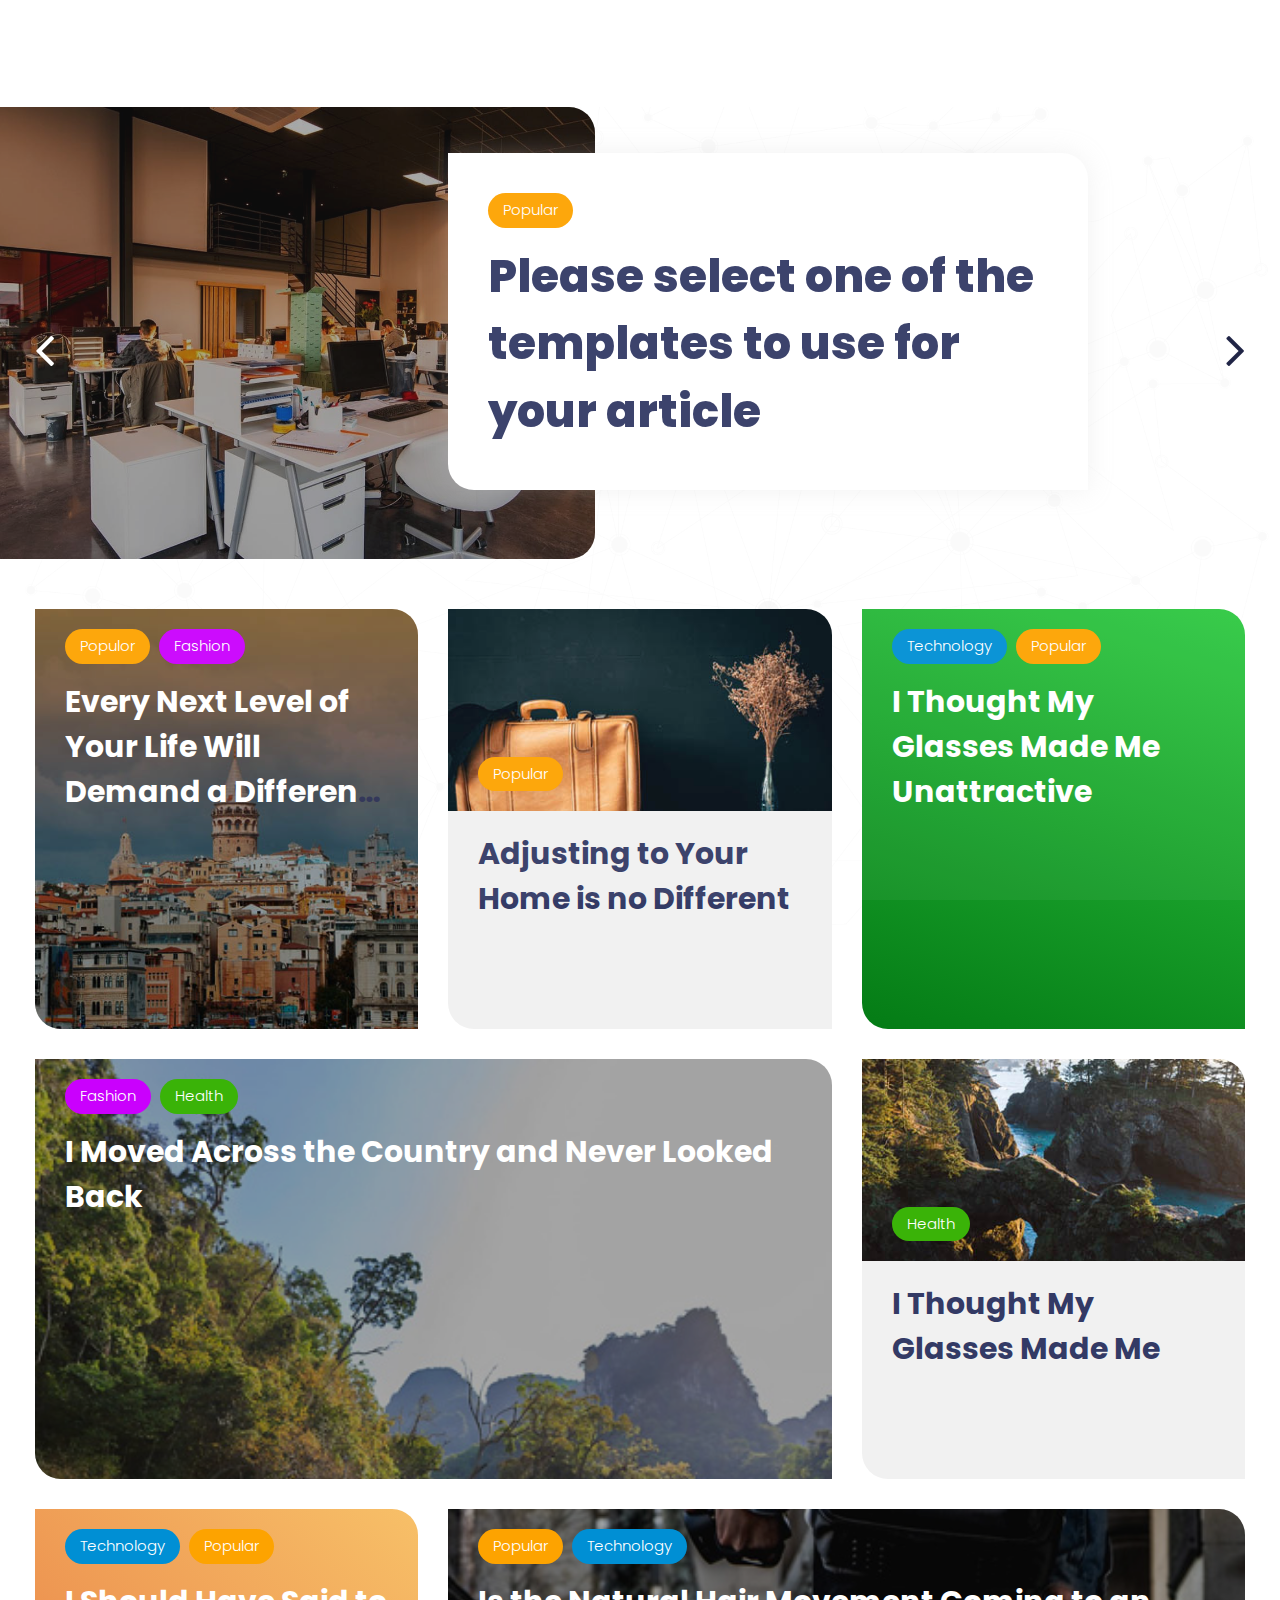
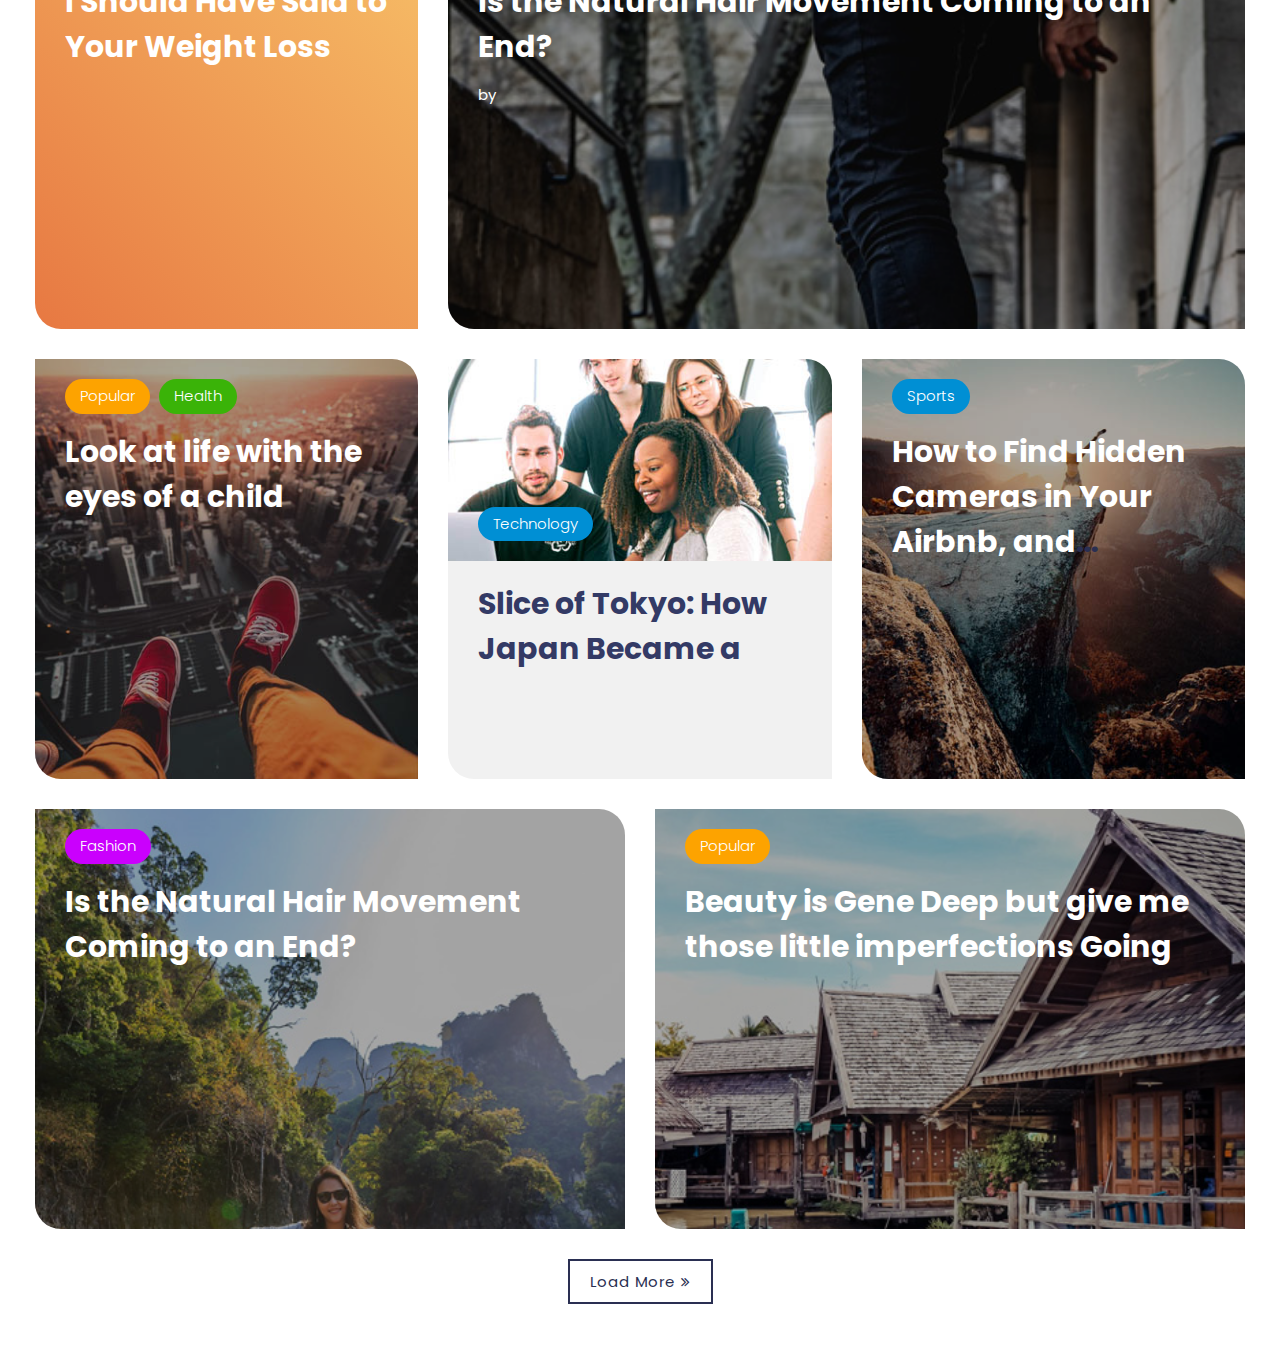
<file: index.html>
<!DOCTYPE html>
<html xmlns="http://www.w3.org/1999/xhtml" lang="zxx">


<!-- suchana/index.html  22 Nov 2019 04:08:03 GMT -->
<head>

    <meta charset="UTF-8">
    <meta name="viewport" content="width=device-width, initial-scale=1">
    <meta name="description" content="Suchana is an online blog, news & magazine dedicated to different categories html template">

    <title>Template</title>
    <!-- Favicon -->
    <link rel="shortcut icon" type="image/x-icon" href="images/favicon.png">

    <!-- Bootstrap core CSS -->
    <link href="css/bootstrap.min.css" rel="stylesheet" type="text/css">

    <!--Default CSS-->
    <link href="css/default.css" rel="stylesheet" type="text/css">

    <!--Custom CSS-->
    <link href="css/style.css" rel="stylesheet" type="text/css">

    <!--Plugin CSS-->
    <link href="css/plugin.css" rel="stylesheet" type="text/css">

    <!--Font Icons-->
    <link href="css/font-awesome.css" rel="stylesheet" type="text/css">
    <!--[if lt IE 9]> <script src="https://oss.maxcdn.com/html5shiv/3.7.2/html5shiv.min.js"></script> <script src="https://oss.maxcdn.com/respond/1.4.2/respond.min.js"></script><![endif]-->
</head>

<body class="home-default">

	<!--PRELOADER-->
    <div id="preloader">
        <div id="status"></div>
    </div>
    <!--*Header*-->
    <header id="inner-navigation">

        <!-- navbar start -->

            
            <div id="slicknav-mobile"></div>
        </nav>
        <!-- navbar end -->
    </header>
    <!--* End Header*-->

    <!-- Slider -->
    <section id="mt_banner">
        <div class="swiper-container">
            <div class="swiper-wrapper">
                <div class="swiper-slide">
                    <div class="slide-inner" style="background-image:url(images/slider/bg2.jpg)"></div>
                    <div class="banner_caption_text">
                        <div class="post-category">
                            <ul>
                                <li class="cat-yellow"><a href="#" class="white">Popular</a></li>
                            </ul>
                        </div>
                        <h1><a href="#">Please select one of the templates to use for your article</a></h1>
                        <div class="item-meta">
                        </div>
                    </div>
                </div>
                <div class="swiper-slide">
                    <div class="slide-inner" style="background-image:url(images/slider/bg1.jpg)"></div>
                    <div class="banner_caption_text">
                        <div class="post-category">
                            <ul>
                                <li class="cat-blue"><a href="#" class="white">Technology</a></li>
                            </ul>
                        </div>
                        <h1><a href="#">The creation of beauty is art to break rules and barriers</a></h1>
                        <div class="item-meta">
                            <span>by</span>
                            <a href="author.html">Admin Jackson</a>
                        </div>
                    </div>
                </div>
                <div class="swiper-slide">
                    <div class="slide-inner" style="background-image:url(images/slider/bg3.jpg)"></div>
                    <div class="banner_caption_text">
                        <div class="post-category">
                            <ul>
                                <li class="cat-blue"><a href="#" class="white">Technology</a></li>
                                <li class="cat-yellow"><a href="#" class="white">Popular</a></li>
                            </ul>
                        </div>
                        <h1><a href="#">Get Scary With This Vegan Spooky Spider Crackle Cake!</a></h1>
                        <div class="item-meta">

                        </div>
                    </div>
                </div>
            </div>
            <div class="swiper-button-next swiper-button-white"></div>
            <div class="swiper-button-prev swiper-button-white"></div>
        </div>
    </section>
    <!-- End Slider -->

    <!--* Blog*-->
    <section id="mt_blog" class="light-bg">
        <div class="container">
            <div class="blog_post_sec blog_post_inner">
                <div class="row">
                    <div class="col-md-4 col-sm-12 mar-bottom-30">
                        <div class="blog-post_wrapper image-wrapper">
                            <div class="blog-post-image">
                                <img src="images/blog-listing/blog_10.jpg" alt="image" class="img-responsive center-block post_img" />
                            </div>
                            <div class="post-content">
                                <div class="post-category">
                                    <ul>
                                        <li class="cat-yellow"><a href="#" class="white">Populor</a></li>
                                        <li class="cat-pink"><a href="#" class="white">Fashion</a></li>
                                    </ul>
                                </div>
                                <div class="post-date">

                                </div>
                                <h2 class="entry-title">
                                    <a href="blog-details.html" class="white">Every Next Level of Your Life Will Demand a Different You</a>
                                </h2>
                                <div class="item-meta white">
                                </div>

                            </div>
                        </div>
                    </div>
                    <div class="col-md-4 col-sm-12 mar-bottom-30">
                        <div class="blog-post_wrapper image-wrapper blog-wrapper-list">
                            <div class="blog-post-image">
                                <img src="images/blog-listing/blog_102.jpg" alt="image" class="img-responsive center-block post_img" />
                                <div class="post-category">
                                    <ul>
                                        <li class="cat-yellow mar-0"><a href="#" class="white">Popular</a></li>
                                    </ul>
                                </div>
                            </div>

                            <div class="post-content">
                                <div class="post-date">

                                </div>
                                <h2 class="entry-title">
                                    <a href="blog-details.html" class="">Adjusting to Your Home is no Different than a New Country</a>
                                </h2>

                                <div class="item-meta">

                                </div>
                            </div>
                        </div>
                    </div>
                    <div class="col-md-4 col-sm-12 mar-bottom-30">                            
                        <div class="blog-post_wrapper front-wrapper bg-green">
                            <div class="post-content">
                                <div class="post-category">
                                    <ul>
                                        <li class="cat-blue"><a href="#" class="white">Technology</a></li>
                                        <li class="cat-yellow"><a href="#" class="white">Popular</a></li>
                                    </ul>
                                </div>
                                <div class="post-date">

                                </div>
                                <h2 class="entry-title">
                                    <a href="blog-details.html" class="white">I Thought My Glasses Made Me Unattractive</a>
                                </h2>
                                <div class="item-meta white">

                                </div>
                            </div>
                        </div>
                    </div>

                    <div class="col-md-8 col-sm-12 mar-bottom-30">                            
                        <div class="blog-post_wrapper image-wrapper">
                        	<div class="blog-post-image">
                                <img src="images/blog-listing/blog_13.jpg" alt="image" class="img-responsive center-block post_img" />
                            </div>
                            <div class="post-content">
                                <div class="post-category">
                                    <ul>
                                        <li class="cat-pink"><a href="#" class="white">Fashion</a></li>
                                        <li class="cat-green"><a href="#" class="white">Health</a></li>
                                    </ul>
                                </div>
                                <div class="post-date">

                                </div>
                                <h2 class="entry-title">
                                    <a href="blog-details.html" class="white">I Moved Across the Country and Never Looked Back</a>
                                </h2>
                                <div class="item-meta white">

                                </div>
                            </div>
                        </div>
                    </div>
                    <div class="col-md-4 col-sm-12 mar-bottom-30">
                        <div class="blog-post_wrapper image-wrapper blog-wrapper-list">
                            <div class="blog-post-image">
                                <img src="images/blog-listing/blog_101.jpg" alt="image" class="img-responsive center-block post_img" />
                                <div class="post-category">
                                    <ul>
                                        <li class="cat-green mar-0"><a href="#" class="white">Health</a></li>
                                    </ul>
                                </div>
                            </div>

                            <div class="post-content">
                                <div class="post-date">

                                </div>
                                <h2 class="entry-title">
                                    <a href="blog-details.html" class="">I Thought My Glasses Made Me Unattractive</a>
                                </h2>
                                
                                <div class="item-meta">

                                </div>
                            </div>
                        </div>
                    </div>

                    <div class="col-md-4 col-sm-12 mar-bottom-30">                            
                        <div class="blog-post_wrapper front-wrapper bg-orange">
                            <div class="post-content">
                                <div class="post-category">
                                    <ul>
                                        <li class="cat-blue"><a href="#" class="white">Technology</a></li>
                                        <li class="cat-yellow"><a href="#" class="white">Popular</a></li>
                                    </ul>
                                </div>
                                <div class="post-date">

                                </div>
                                <h2 class="entry-title">
                                    <a href="blog-details.html" class="white">I Should Have Said to Your Weight Loss</a>
                                </h2>
                                <div class="item-meta white">

                                </div>
                            </div>
                        </div>
                    </div>
                    <div class="col-md-8 col-sm-12 mar-bottom-30">
                        <div class="blog-post_wrapper image-wrapper">
                            <div class="blog-post-image">
                                <img src="images/blog-listing/blog_18.jpg" alt="image" class="img-responsive center-block post_img" />
                            </div>
                            <div class="post-content">
                                <div class="post-category">
                                    <ul>
                                        <li class="cat-yellow"><a href="#" class="white">Popular</a></li>
                                        <li class="cat-blue"><a href="#" class="white">Technology</a></li>
                                    </ul>
                                </div>
                                <div class="post-date">

                                </div>
                                <h2 class="entry-title">
                                    <a href="blog-details.html" class="white">Is the Natural Hair Movement Coming to an End? </a>
                                </h2>
                                <div class="item-meta white">
                                    <span>by</span>

                                </div>
                            </div>
                        </div>
                    </div>

                    <div class="col-md-4 col-sm-12 mar-bottom-30">
                        <div class="blog-post_wrapper image-wrapper">
                            <div class="blog-post-image">
                                <img src="images/blog-listing/blog_07.jpg" alt="image" class="img-responsive center-block post_img" />
                            </div>
                            <div class="post-content">
                                <div class="post-category">
                                    <ul>
                                        <li class="cat-yellow"><a href="#" class="white">Popular</a></li>
                                        <li class="cat-green"><a href="#" class="white">Health</a></li>
                                    </ul>
                                </div>
                                <div class="post-date">

                                </div>
                                <h2 class="entry-title white">
                                    <a href="blog-details.html" class="white">Look at life with the eyes of a child</a>
                                </h2>
                                <div class="item-meta white">

                                </div>
                            </div>
                        </div>
                    </div>
                    <div class="col-md-4 col-sm-12 mar-bottom-30">
                        <div class="blog-post_wrapper image-wrapper blog-wrapper-list">
                            <div class="blog-post-image">
                                <img src="images/blog-listing/blog_103.jpg" alt="image" class="img-responsive center-block post_img" />
                                <div class="post-category">
                                    <ul>
                                        <li class="cat-blue mar-0"><a href="#" class="white">Technology</a></li>
                                    </ul>
                                </div>
                            </div>

                            <div class="post-content">
                                <div class="post-date">

                                </div>
                                <h2 class="entry-title">
                                    <a href="blog-details.html" class="">Slice of Tokyo: How Japan Became a Pizza Hotspot</a>
                                </h2>
                                
                                <div class="item-meta">

                                </div>
                            </div>
                        </div>
                    </div>
                    <div class="col-md-4 col-sm-12 mar-bottom-30">
                        <div class="blog-post_wrapper image-wrapper">
                            <div class="blog-post-image">
                                <img src="images/blog-listing/blog_08.jpg" alt="image" class="img-responsive center-block post_img" />
                            </div>
                            <div class="post-content">
                                <div class="post-category">
                                    <ul>
                                        <li class="cat-blue"><a href="#" class="white">Sports</a></li>
                                    </ul>
                                </div>
                                <div class="post-date">

                                </div>
                                <h2 class="entry-title">
                                    <a href="blog-details.html" class="white">How to Find Hidden Cameras in Your Airbnb, and Anywhere Else</a>
                                </h2>
                                <div class="item-meta white">

                                </div>
                            </div>
                        </div>
                    </div>

                    <div class="col-md-6 col-sm-12 mar-bottom-30">
                        <div class="blog-post_wrapper image-wrapper">
                            <div class="blog-post-image">
                                <img src="images/blog-listing/blog_13.jpg" alt="image" class="img-responsive center-block post_img" />
                            </div>
                            <div class="post-content">
                                <div class="post-category">
                                    <ul>
                                        <li class="cat-pink"><a href="#" class="white">Fashion</a></li>
                                    </ul>
                                </div>
                                <div class="post-date">

                                </div>
                                <h2 class="entry-title white">
                                    <a href="blog-details.html" class="white">Is the Natural Hair Movement Coming to an End?</a>
                                </h2>
                                <div class="item-meta white">

                                </div>
                            </div>
                        </div>
                    </div>

                    <div class="col-md-6 col-sm-12 mar-bottom-30">
                        <div class="blog-post_wrapper image-wrapper">
                            <div class="blog-post-image">
                                <img src="images/blog-listing/blog_15.jpg" alt="image" class="img-responsive center-block post_img" />
                            </div>
                            <div class="post-content">
                                <div class="post-category">
                                    <ul>
                                        <li class="cat-yellow"><a href="#" class="white">Popular</a></li>
                                    </ul>
                                </div>
                                <div class="post-date">

                                </div>
                                <h2 class="entry-title">
                                    <a href="blog-details.html" class="white">Beauty is Gene Deep but give me those little imperfections Going</a>
                                </h2>
                                <div class="item-meta white">

                                </div>
                            </div>
                        </div>
                    </div>

                    <div class="col-xs-12">
                        <div class="blog-button text-center">
                            <button class="btn-blog">Load More <i class="fa fa-angle-double-right"></i></button>
                        </div>    
                    </div>
                    
                </div>    
            </div>
        </div>
    </section>
    <!--* End Blog*-->



    <!--*Footer*-->


    <!--*Scripts*-->
    <!-- Latest jquery --><script src="js/jquery-3.2.1.min.js"></script>
    <!-- Plugin Jquery --><script src="js/plugin.js"></script>
    <!-- custom nav jquery --><script src="js/custom-nav.js"></script>
    <!-- main default Jquery --><script src="js/main.js"></script>
</body>


<!-- suchana/index.html  22 Nov 2019 04:08:35 GMT -->
</html>
</file>
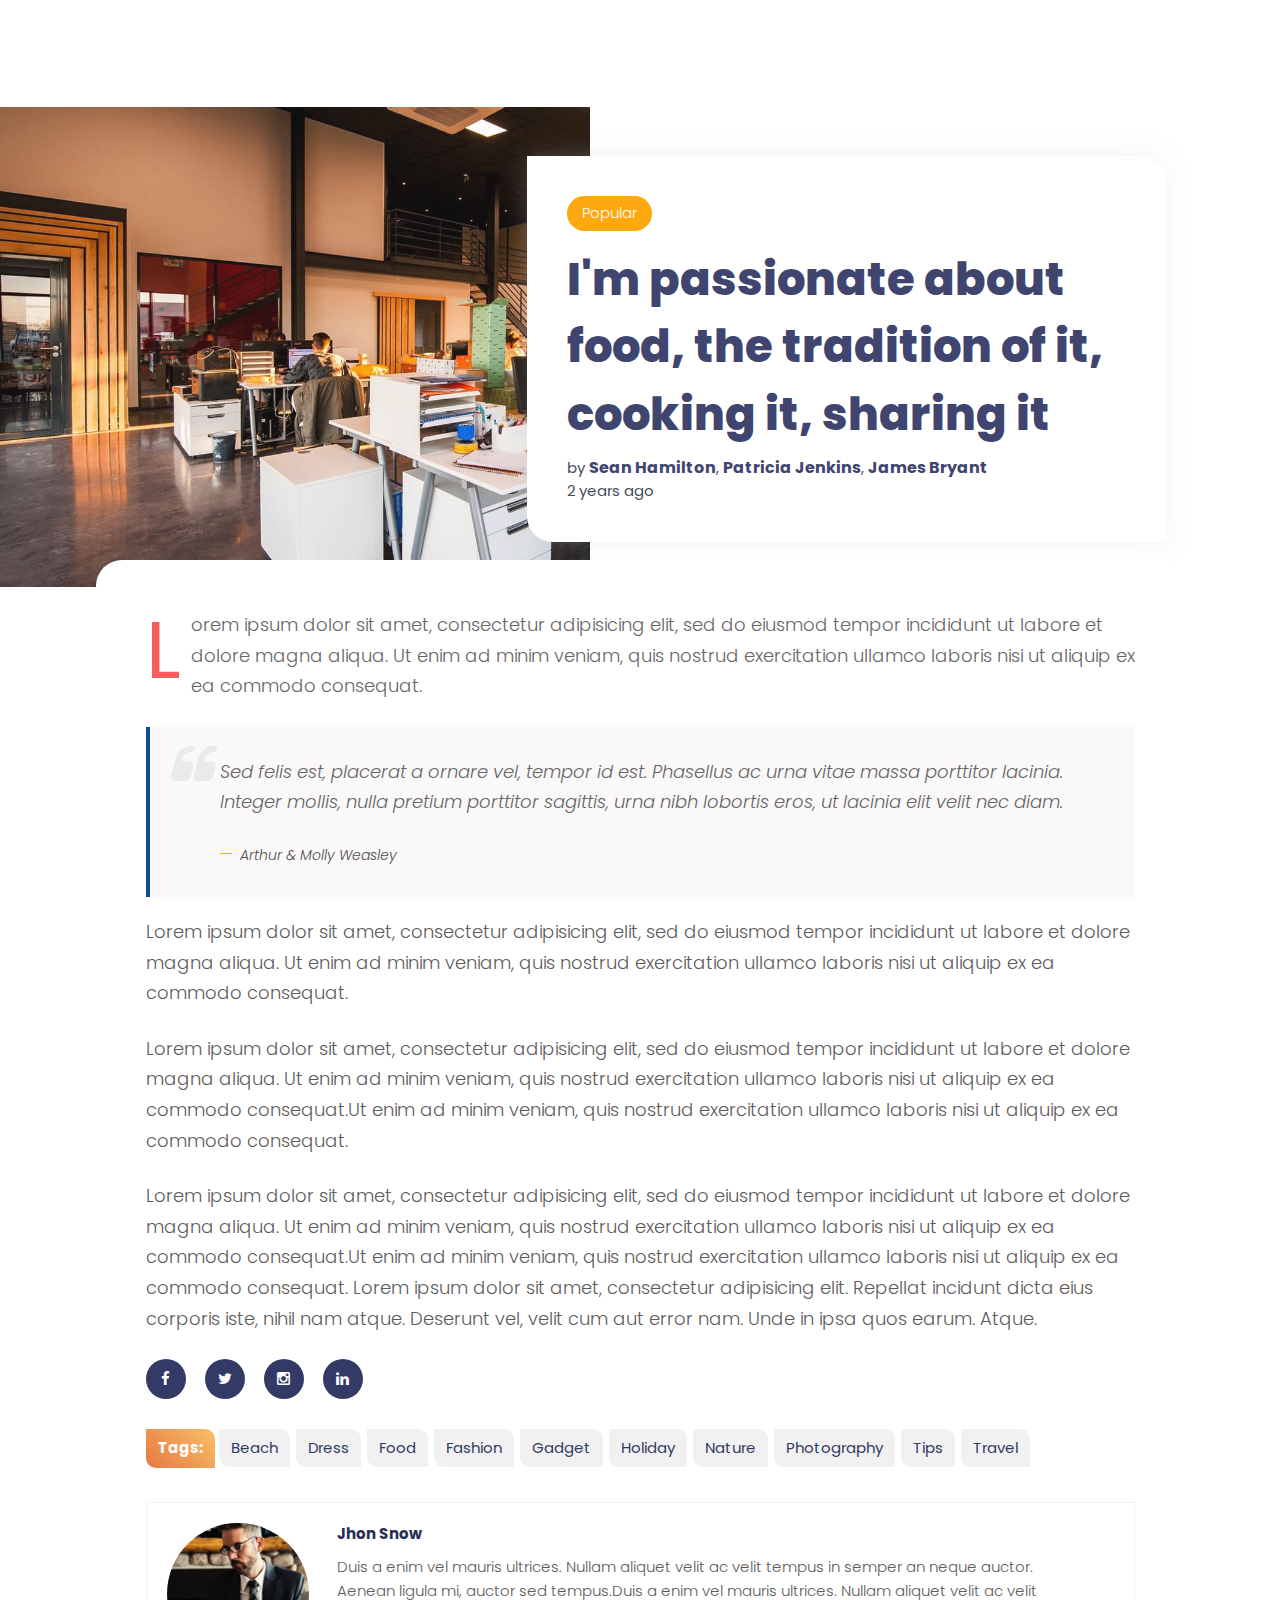
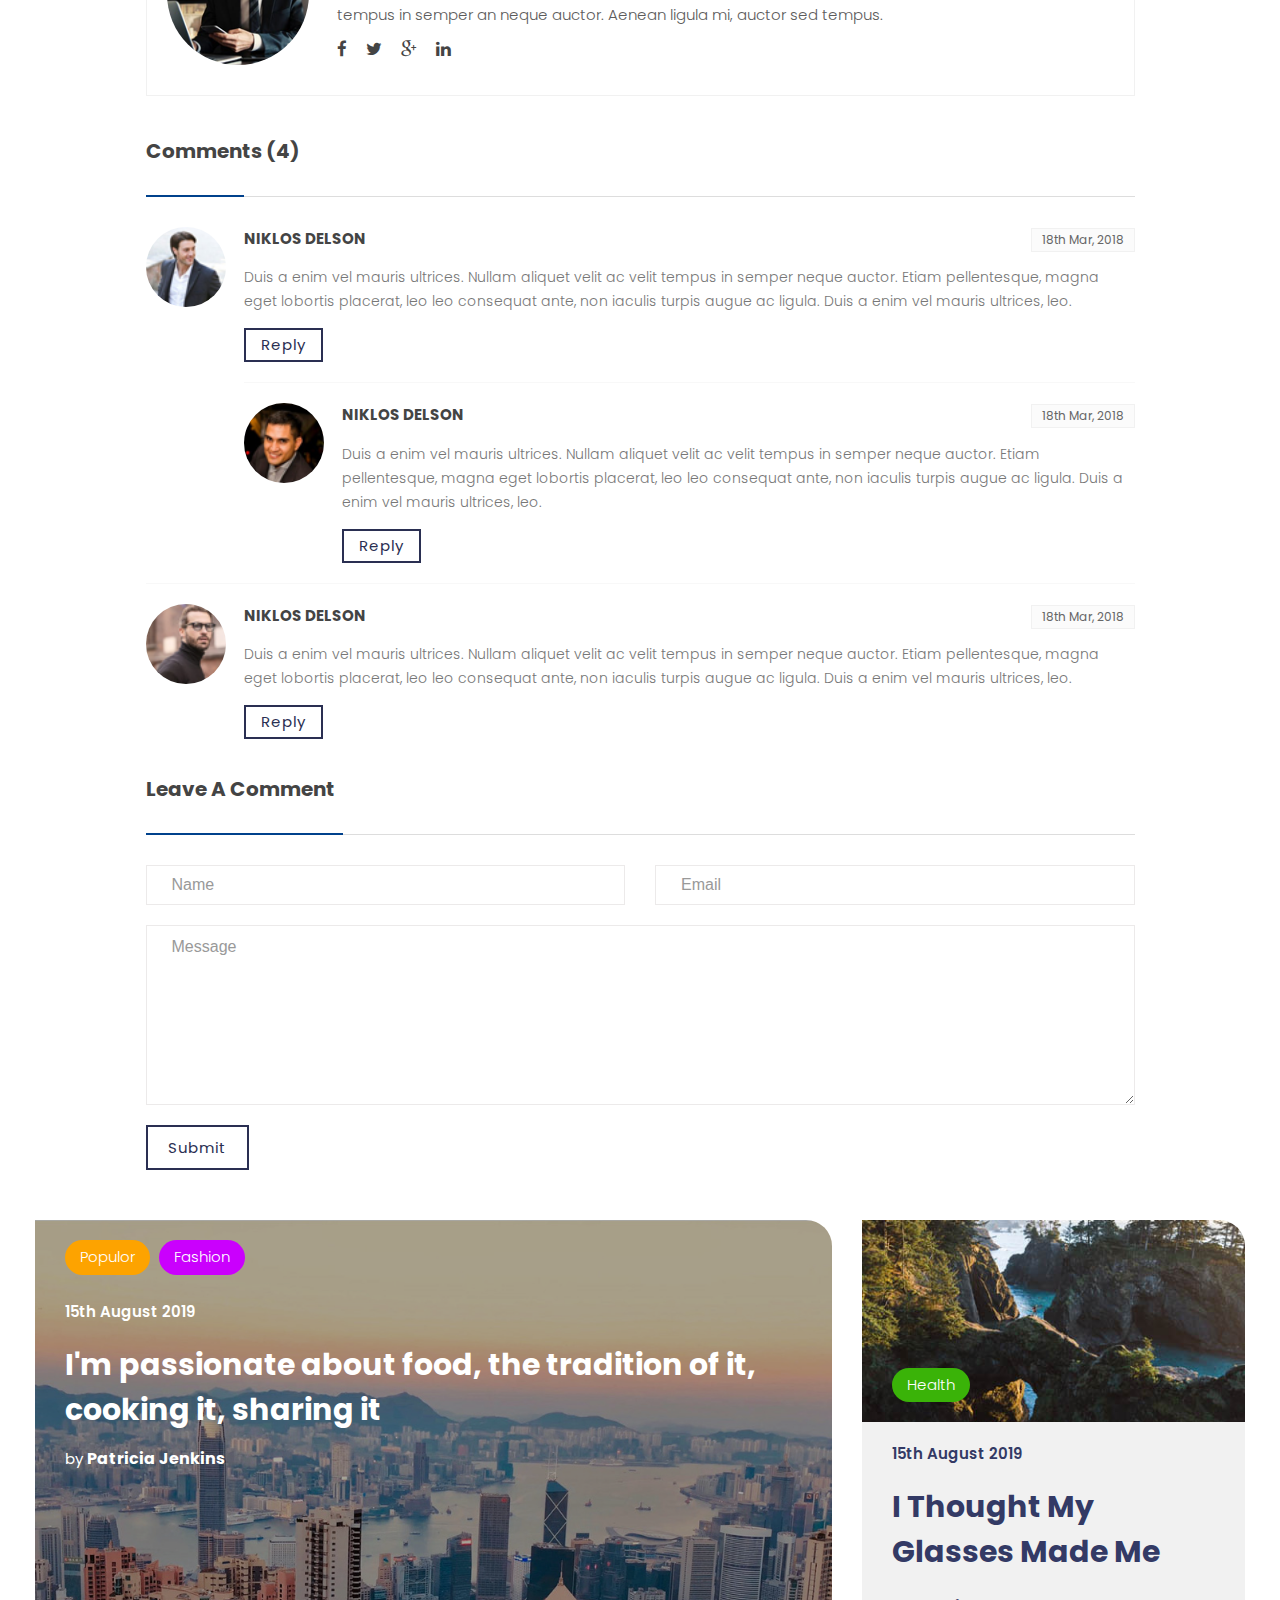
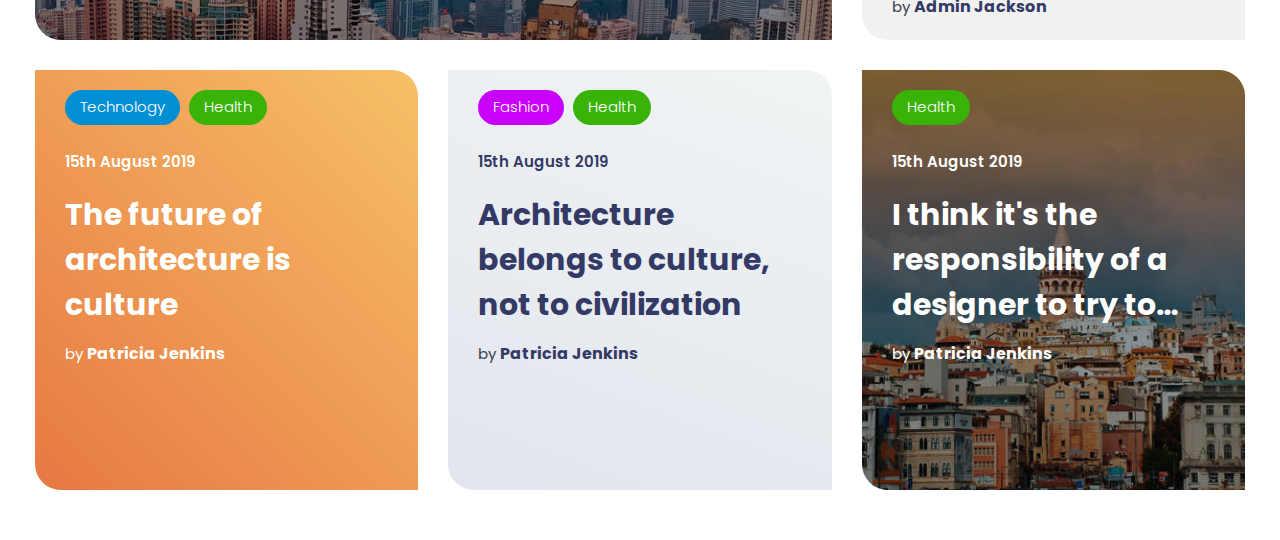
<file: blog-details.html>
<!DOCTYPE html>
<html xmlns="http://www.w3.org/1999/xhtml" lang="zxx">


<!-- suchana/blog-details.html  22 Nov 2019 04:16:22 GMT -->
<head>

    <meta charset="UTF-8">
    <meta name="viewport" content="width=device-width, initial-scale=1">
    <meta name="description" content="Suchana is an online blog, news & magazine dedicated to different categories html template">

    <title>Template</title>
    <!-- Favicon -->
    <link rel="shortcut icon" type="image/x-icon" href="images/favicon.png">

    <!-- Bootstrap core CSS -->
    <link href="css/bootstrap.min.css" rel="stylesheet" type="text/css">

    <!--Default CSS-->
    <link href="css/default.css" rel="stylesheet" type="text/css">

    <!--Custom CSS-->
    <link href="css/style.css" rel="stylesheet" type="text/css">

    <!--Plugin CSS-->
    <link href="css/plugin.css" rel="stylesheet" type="text/css">

    <!--Font Icons-->
    <link href="css/font-awesome.css" rel="stylesheet" type="text/css">
    <!--[if lt IE 9]> <script src="https://oss.maxcdn.com/html5shiv/3.7.2/html5shiv.min.js"></script> <script src="https://oss.maxcdn.com/respond/1.4.2/respond.min.js"></script><![endif]-->
</head>

<body class="page">
    <!--PRELOADER-->
    <div id="preloader">
        <div id="status"></div>
    </div>

    <!--*Header*-->
    <header id="inner-navigation">

        <!-- navbar start -->



        <!-- navbar end -->
    </header>
    <!--* End Header*-->

    <!-- Banner -->
    <div id="mt_banner" class="innerbanner">
    	<div class="container-fluid">
    		<div class="featured-image" style="background-image: url(images/slider/bg2.jpg)"></div>
			<div class="banner-caption">
				<div class="banner_caption_text">
                    <div class="post-category">
                        <ul>
                            <li class="cat-yellow"><a href="#" class="white">Popular</a></li>
                        </ul>
                    </div>
                    <h1><a href="#">I'm passionate about food, the tradition of it, cooking it, sharing it</a></h1>
                    <div class="item-meta">
                        <span>by</span>
                        <a href="https://cyclonethemes.com/author/sean/">Sean Hamilton</a>, <a href="https://cyclonethemes.com/author/patricia/">Patricia Jenkins</a>, <a href="https://cyclonethemes.com/author/james/">James Bryant</a><br>
                        <time datetime="2018-02-15">2 years ago</time>
                    </div>
                </div>
			</div>
    	</div>	
    </div>
    <!-- End Banner -->

    <!--* Blog Main Sec*-->
    <section id="blog_main_sec" class="section-inner">
        <div class="container">
            <!--*Blog Content Sec*-->
            <div class="blog-detail-main">
            	<div class="post_body">
                <p>Lorem ipsum dolor sit amet, consectetur adipisicing elit, sed do eiusmod tempor incididunt ut labore et dolore magna aliqua. Ut enim ad minim veniam, quis nostrud exercitation ullamco laboris nisi ut aliquip ex ea commodo consequat.
                    </p>
                <blockquote>
                    <p>Sed felis est, placerat a ornare vel, tempor id est. Phasellus ac urna vitae massa porttitor lacinia. Integer mollis, nulla pretium porttitor sagittis, urna nibh lobortis eros, ut lacinia elit velit nec diam.</p>
                    <span>Arthur & Molly Weasley</span>
                </blockquote>
                <p>Lorem ipsum dolor sit amet, consectetur adipisicing elit, sed do eiusmod tempor incididunt ut labore et dolore magna aliqua. Ut enim ad minim veniam, quis nostrud exercitation ullamco laboris nisi ut aliquip ex ea commodo consequat.
                    </p>
                <p>Lorem ipsum dolor sit amet, consectetur adipisicing elit, sed do eiusmod tempor incididunt ut labore et dolore magna aliqua. Ut enim ad minim veniam, quis nostrud exercitation ullamco laboris nisi ut aliquip ex ea commodo consequat.Ut
                    enim ad minim veniam, quis nostrud exercitation ullamco laboris nisi ut aliquip ex ea commodo consequat. </p>
                <p>Lorem ipsum dolor sit amet, consectetur adipisicing elit, sed do eiusmod tempor incididunt ut labore et dolore magna aliqua. Ut enim ad minim veniam, quis nostrud exercitation ullamco laboris nisi ut aliquip ex ea commodo consequat.Ut
                    enim ad minim veniam, quis nostrud exercitation ullamco laboris nisi ut aliquip ex ea commodo consequat. Lorem ipsum dolor sit amet, consectetur adipisicing elit. Repellat incidunt dicta eius corporis iste, nihil nam atque.
                    Deserunt vel, velit cum aut error nam. Unde in ipsa quos earum. Atque.</p>
            	</div>
                <div class="follow_us">
                    <ul class="social_icons">
                        <li><a href="#"> <i class="fa fa-facebook"></i></a></li>
                        <li><a href="#"><i class="fa fa-twitter"></i></a></li>
                        <li><a href="#"><i class="fa fa-instagram"></i></a></li>
                        <li><a href="#"><i class="fa fa-linkedin"></i></a></li>
                    </ul>
                </div>
                <div class="tag mar-top-30">
                    <div class="widget-tags-main">
                        <h5 class="bg-orange">Tags:</h5>
                        <a href="#" class="" >Beach</a>
                        <a href="#" class="" >Dress</a>
                        <a href="#" class="" >Food</a>
                        <a href="#" class="" >Fashion</a>
                        <a href="#" class="" >Gadget</a>
                        <a href="#" class="" >Holiday</a>
                        <a href="#" class="" >Nature</a>
                        <a href="#" class="" >Photography</a>
                        <a href="#" class="" >Tips</a>
                        <a href="#" class="" >Travel</a>
                    </div>
                </div>
	            <div class="author_box">
	                <div class="author_img">
	                    <img src="images/blog/author.png" alt="Author">
	                </div>
	                <div class="author_bio">
	                    <h5>Jhon Snow</h5>
	                    <p>Duis a enim vel mauris ultrices. Nullam aliquet velit ac velit tempus in semper an neque auctor. Aenean ligula mi, auctor sed tempus.Duis a enim vel mauris ultrices. Nullam aliquet velit ac velit tempus in semper an neque auctor.
	                        Aenean ligula mi, auctor sed tempus.</p>
	                    <ul>
	                        <li>
	                            <a href="#">
	                                <i class="fa fa-facebook"></i>
	                            </a>
	                        </li>
	                        <li>
	                            <a href="#">
	                                <i class="fa fa-twitter"></i>
	                            </a>
	                        </li>
	                        <li>
	                            <a href="#">
	                                <i class="fa fa-google-plus"></i>
	                            </a>
	                        </li>
	                        <li>
	                            <a href="#">
	                                <i class="fa fa-linkedin"></i>
	                            </a>
	                        </li>
	                    </ul>
	                </div>
	            </div>
	            <!--=========================* Comment Sec*===========================-->
	            <div id="comments">
	                <div class="comments-wrap">
	                    <h3 class="single-post_heading blog_heading_border">Comments (4)</h3>
	                    <ol class="comments-lists">
	                        <li class="comment">
	                            <div class="activity_rounded">
	                                <img src="images/blog/cmnt-1.jpg" alt="image" /> </div>
	                            <div class="comment-body">
	                                <h4 class="text-left"> NIKLOS DELSON &nbsp;&nbsp;
	                                    <small class="date-posted pull-right">18th Mar, 2018</small>
	                                </h4>
	                                <p> Duis a enim vel mauris ultrices. Nullam aliquet velit ac velit tempus in semper neque auctor. Etiam pellentesque, magna eget lobortis placerat, leo leo consequat ante, non iaculis turpis augue ac ligula. Duis a
	                                    enim vel mauris ultrices, leo. </p>
	                                <a href="#" class="pull-left btn-blog">Reply</a>
	                                <div class="clearfix"></div>
	                            </div>
	                            <ol class="children">
	                                <li class="comment">
	                                    <div class="activity_rounded">
	                                        <img src="images/blog/cmnt-2.jpg" alt="image" /> </div>
	                                    <div class="comment-body">
	                                        <h4 class="text-left"> NIKLOS DELSON &nbsp;&nbsp;
	                                            <small class="date-posted pull-right">18th Mar, 2018</small>
	                                        </h4>
	                                        <p> Duis a enim vel mauris ultrices. Nullam aliquet velit ac velit tempus in semper neque auctor. Etiam pellentesque, magna eget lobortis placerat, leo leo consequat ante, non iaculis turpis augue ac ligula.
	                                            Duis a enim vel mauris ultrices, leo. </p>
	                                        <a href="#" class="pull-left btn-blog">Reply</a>
	                                        <div class="clearfix"></div>
	                                    </div>
	                                </li>
	                            </ol>
	                        </li>
	                        <li class="comment">
	                            <div class="activity_rounded">
	                                <img src="images/blog/cmnt-3.jpg" alt="image" /> </div>
	                            <div class="comment-body">
	                                <h4 class="text-left"> NIKLOS DELSON &nbsp;&nbsp;
	                                    <small class="date-posted pull-right">18th Mar, 2018</small>
	                                </h4>
	                                <p> Duis a enim vel mauris ultrices. Nullam aliquet velit ac velit tempus in semper neque auctor. Etiam pellentesque, magna eget lobortis placerat, leo leo consequat ante, non iaculis turpis augue ac ligula. Duis a
	                                    enim vel mauris ultrices, leo. </p>
	                                <a href="#" class="pull-left btn-blog">Reply</a>
	                                <div class="clearfix"></div>
	                            </div>
	                        </li>
	                    </ol>
	                    <div class="leave_comment">
	                        <h3 class="blog_heading_border"> Leave a Comment </h3>
	                        <form action="#" method="post">
	                            <div class="row">
	                                <div class="col-sm-6">
	                                    <div class="form-group">
	                                        <input placeholder="Name" class="form-control" type="text" required> </div>
	                                </div>
	                                <div class="col-sm-6">
	                                    <div class="form-group">
	                                        <input placeholder="Email" class="form-control" type="email" required> </div>
	                                </div>
	                            </div>
	                            <div class="row">
	                                <div class="col-sm-12">
	                                    <textarea placeholder="Message" class="form-control" required></textarea>
	                                </div>
	                            </div>
	                            <div class="row">
	                                <div class="col-md-12">
	                                    <button type="submit" class="btn-blog">Submit</button>
	                                </div>
	                            </div>
	                        </form>
	                    </div>
	                </div>
	            </div>
	            <!--=========================*End Comment Sec*===========================-->
	            <!--* End Blog Content Sec*-->
	        </div>    
    	</div>
    </section>
    <!--*End Blog Main Sec*-->

     <!--* Blog*-->
    <section id="mt_blog" class="light-bg pad-top-0">
        <div class="container">
            <div class="blog_post_sec blog_post_inner">
                <div class="row">
                	<div class="col-md-8 col-sm-12 mar-bottom-30">
                        <div class="blog-post_wrapper image-wrapper">
                            <div class="blog-post-image">
                                <img src="images/blog-listing/blog_02.jpg" alt="image" class="img-responsive center-block post_img" />
                            </div>
                            <div class="post-content">
                                <div class="post-category">
                                    <ul>
                                        <li class="cat-yellow"><a href="#" class="white">Populor</a></li>
                                        <li class="cat-pink"><a href="#" class="white">Fashion</a></li>
                                    </ul>
                                </div>
                                <div class="post-date">
                                    <p><a href="#">15th August 2019</a></p>
                                </div>
                                <h2 class="entry-title">
                                    <a href="blog-details.html" class="white">I'm passionate about food, the tradition of it, cooking it, sharing it</a>
                                </h2>
                                <div class="item-meta white">
                                    <span>by</span>
                                    <a class="author-name white" href="#">Patricia Jenkins</a>
                                </div>

                            </div>
                        </div>
                    </div>
                    <div class="col-md-4 col-sm-12 mar-bottom-30">
                        <div class="blog-post_wrapper image-wrapper blog-wrapper-list">
                            <div class="blog-post-image">
                                <img src="images/blog-listing/blog_101.jpg" alt="image" class="img-responsive center-block post_img" />
                                <div class="post-category">
                                    <ul>
                                        <li class="cat-green mar-0"><a href="#" class="white">Health</a></li>
                                    </ul>
                                </div>
                            </div>

                            <div class="post-content">
                                <div class="post-date">
                                    <p><a href="#">15th August 2019</a></p>
                                </div>
                                <h2 class="entry-title">
                                    <a href="blog-details.html" class="">I Thought My Glasses Made Me Unattractive</a>
                                </h2>
                                
                                <div class="item-meta">
                                    <span>by</span>
                                    <a class="author-name" href="author.html">Admin Jackson</a>
                                </div>
                            </div>
                        </div>
                    </div>
                    <div class="col-md-4 col-sm-12 mar-bottom-30">                            
                        <div class="blog-post_wrapper front-wrapper bg-orange">
                            <div class="post-content">
                                <div class="post-category">
                                    <ul>
                                        <li class="cat-blue"><a href="#" class="white">Technology</a></li>
                                        <li class="cat-green"><a href="#" class="white">Health</a></li>
                                    </ul>
                                </div>
                                <div class="post-date">
                                    <p><a href="#">15th August 2019</a></p>
                                </div>
                                <h2 class="entry-title">
                                    <a href="blog-details.html" class="white">The future of architecture is culture</a>
                                </h2>
                                <div class="item-meta white">
                                    <span>by</span>
                                    <a class="author-name white" href="#">Patricia Jenkins</a>
                                </div>
                            </div>
                        </div>
                    </div>

                    <div class="col-md-4 col-sm-12 mar-bottom-30">                            
                        <div class="blog-post_wrapper front-wrapper bg-gray">
                            <div class="post-content">
                                <div class="post-category">
                                    <ul>
                                        <li class="cat-pink"><a href="#" class="white">Fashion</a></li>
                                        <li class="cat-green"><a href="#" class="white">Health</a></li>
                                    </ul>
                                </div>
                                <div class="post-date">
                                    <p><a href="#">15th August 2019</a></p>
                                </div>
                                <h2 class="entry-title">
                                    <a href="blog-details.html">Architecture belongs to culture, not to civilization</a>
                                </h2>
                                <div class="item-meta">
                                    <span>by</span>
                                    <a class="author-name" href="#">Patricia Jenkins</a>
                                </div>
                            </div>
                        </div>
                    </div>
                    <div class="col-md-4 col-sm-12 mar-bottom-30">
                        <div class="blog-post_wrapper image-wrapper">
                            <div class="blog-post-image">
                                <img src="images/blog-listing/blog_10.jpg" alt="image" class="img-responsive center-block post_img" />
                            </div>
                            <div class="post-content">
                                <div class="post-category">
                                    <ul>
                                        <li class="cat-green"><a href="#" class="white">Health</a></li>
                                    </ul>
                                </div>
                                <div class="post-date">
                                    <p><a href="#">15th August 2019</a></p>
                                </div>
                                <h2 class="entry-title white">
                                    <a href="blog-details.html" class="white">I think it's the responsibility of a designer to try to break rules and barriers</a>
                                </h2>
                                <div class="item-meta white">
                                    <span>by</span>
                                    <a class="author-name white" href="#">Patricia Jenkins</a>
                                </div>
                            </div>
                        </div>
                    </div>
                    
                </div>    
            </div>
        </div>
    </section>
    <!--* End Blog*-->


    <!--* End Footer*-->

    <!-- back to top -->
    <a id="back-to-top" href="#" class="btn btn-primary btn-lg back-to-top" role="button" title="" data-placement="left">
        <span class="fa fa-arrow-up"></span>
    </a>

    <!-- search popup -->
    <div id="search">
        <button type="button" class="close">×</button>
        <form>
            <input type="search" value="" placeholder="type keyword(s) here" />
            <button type="submit" class="btn btn-primary">Search</button>
        </form>
    </div>

    <!--*Scripts*-->
    <!-- Latest jquery --><script src="js/jquery-3.2.1.min.js"></script>
    <!-- Plugin Jquery --><script src="js/plugin.js"></script>
    <!-- custom nav jquery --><script src="js/custom-nav.js"></script>
    <!-- main default Jquery --><script src="js/main.js"></script>
</body>


<!-- suchana/blog-details.html  22 Nov 2019 04:16:25 GMT -->
</html>
</file>
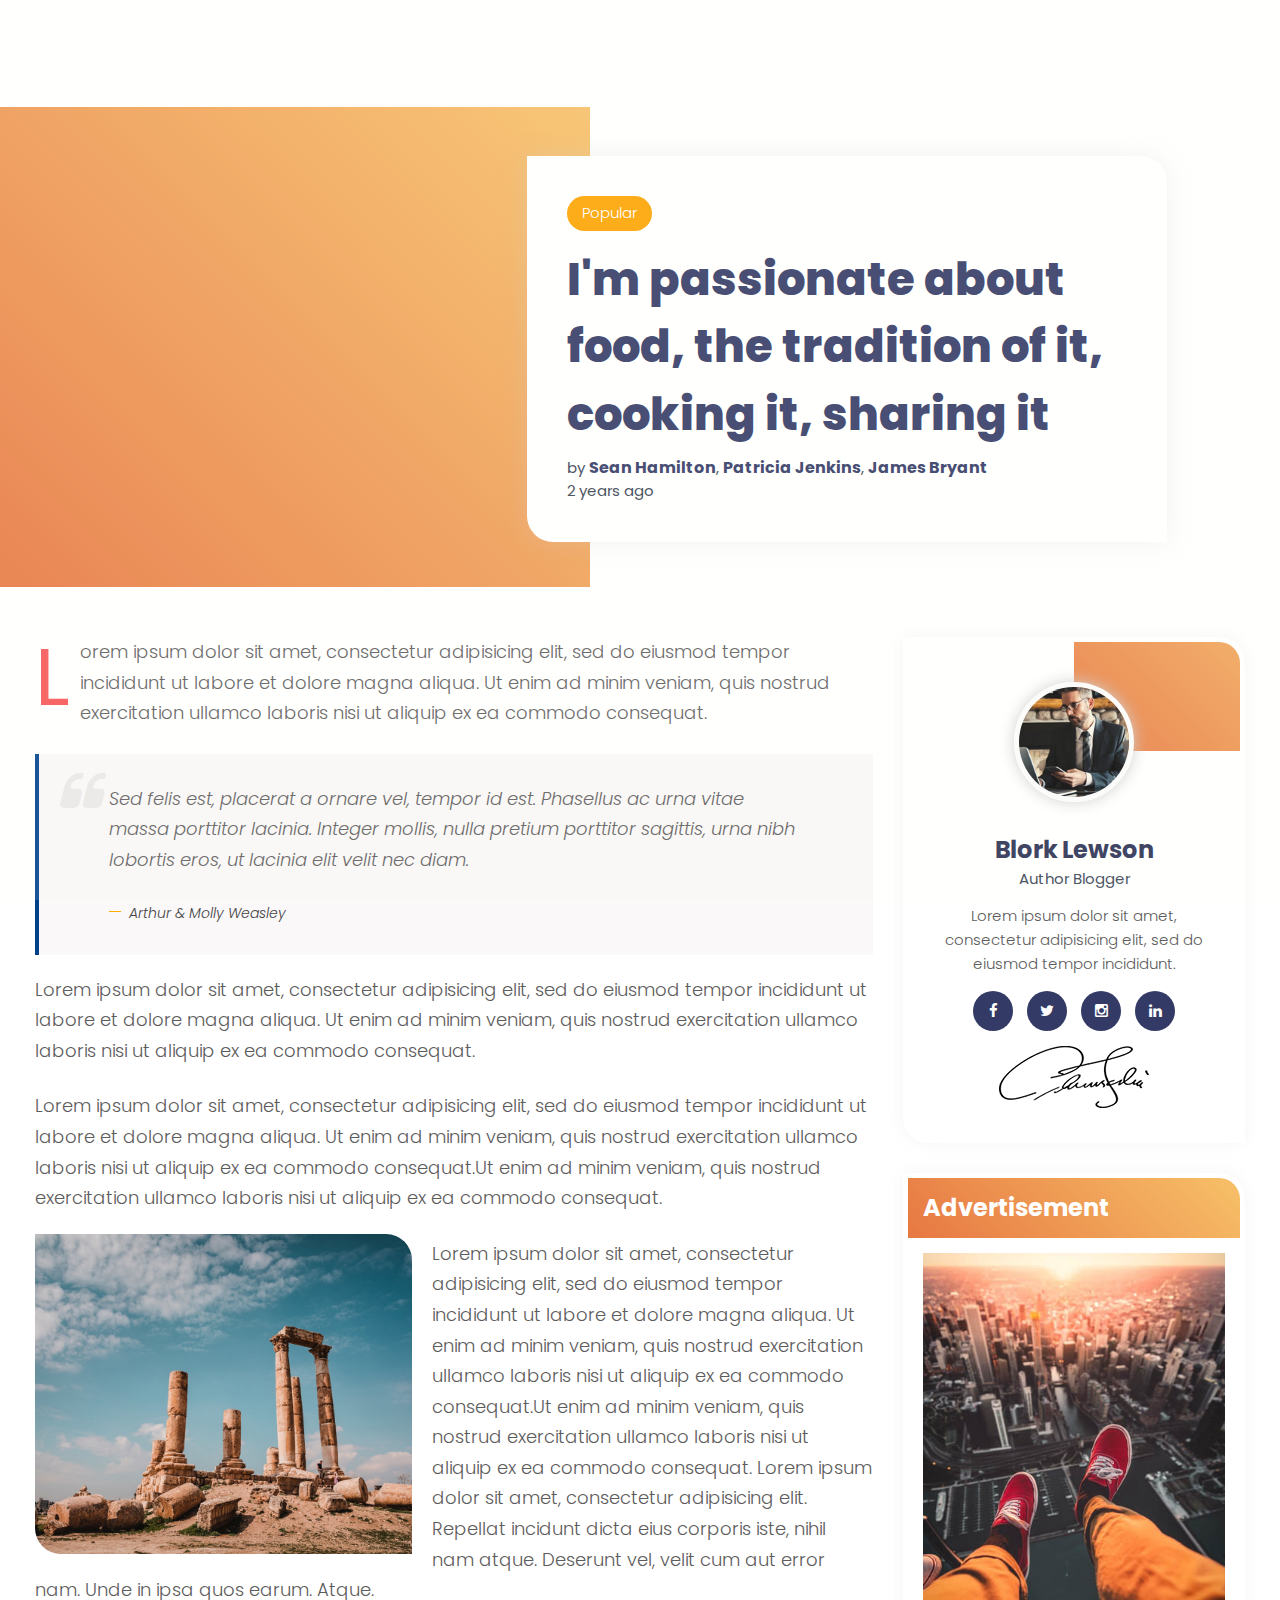
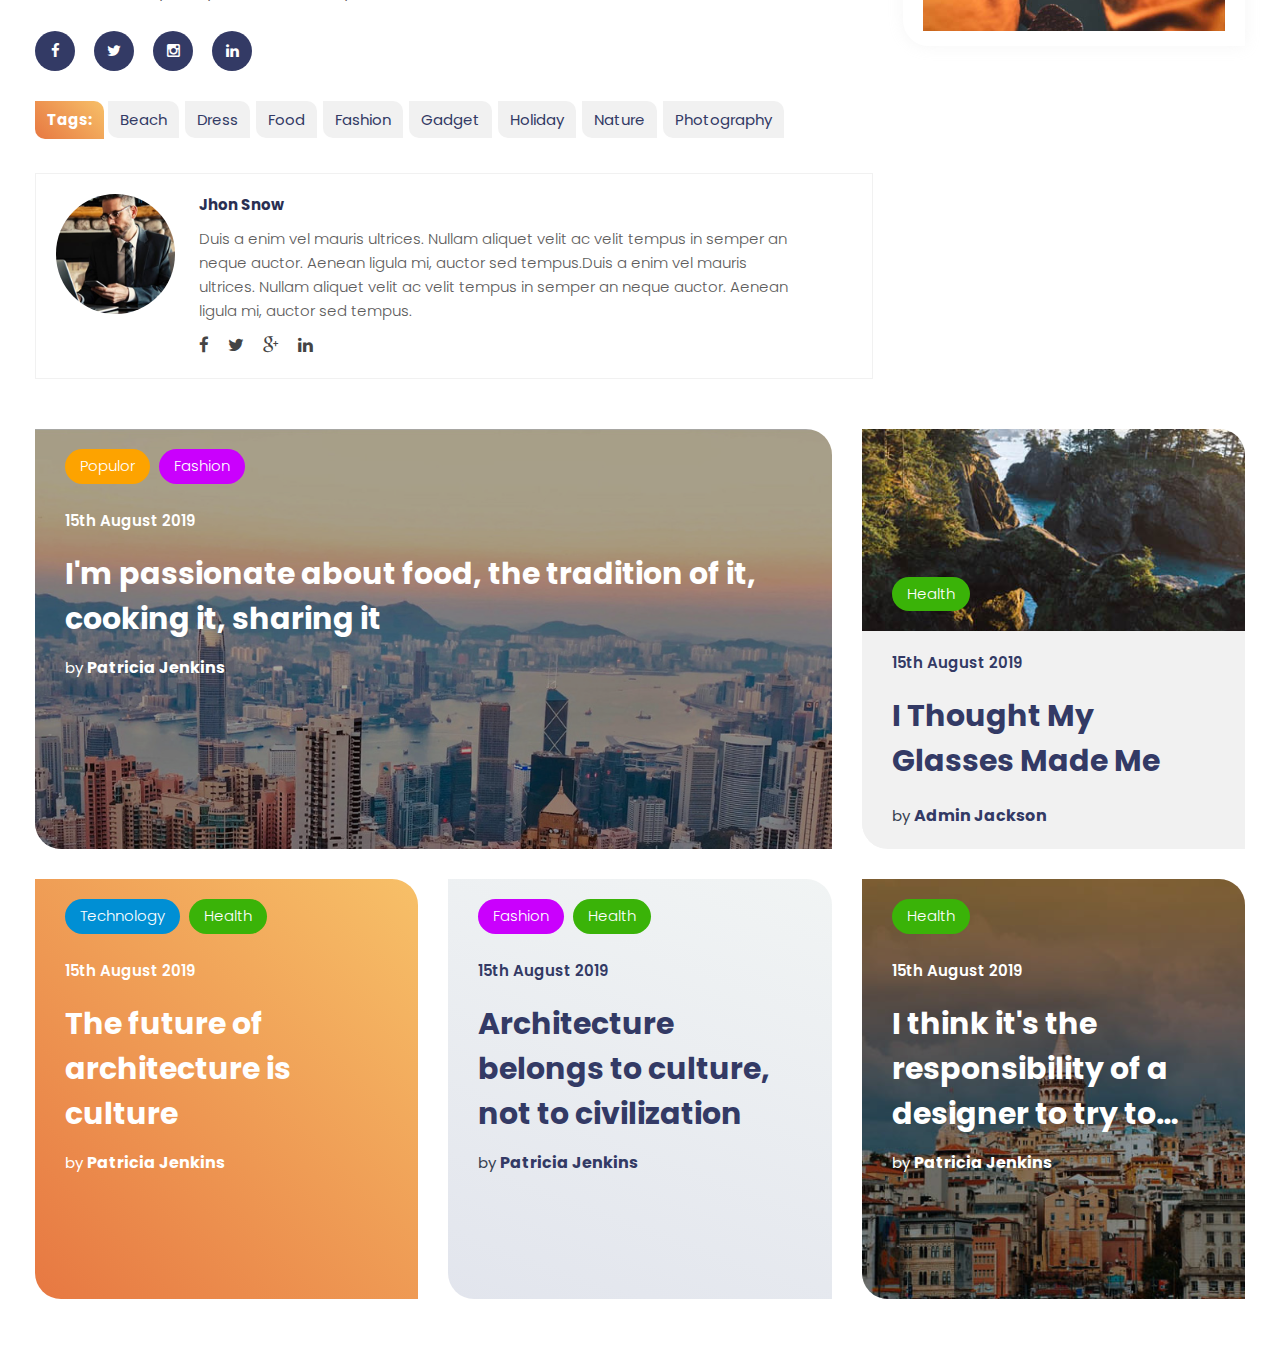
<file: blog-details1.html>
<!DOCTYPE html>
<html xmlns="http://www.w3.org/1999/xhtml" lang="zxx">


<!-- suchana/blog-details1.html  22 Nov 2019 04:16:25 GMT -->
<head>

    <meta charset="UTF-8">
    <meta name="viewport" content="width=device-width, initial-scale=1">
    <meta name="description" content="Suchana is an online blog, news & magazine dedicated to different categories html template">

    <title>Template</title>
    <!-- Favicon -->
    <link rel="shortcut icon" type="image/x-icon" href="images/favicon.png">

    <!-- Bootstrap core CSS -->
    <link href="css/bootstrap.min.css" rel="stylesheet" type="text/css">

    <!--Default CSS-->
    <link href="css/default.css" rel="stylesheet" type="text/css">

    <!--Custom CSS-->
    <link href="css/style.css" rel="stylesheet" type="text/css">

    <!--Plugin CSS-->
    <link href="css/plugin.css" rel="stylesheet" type="text/css">

    <!--Font Icons-->
    <link href="css/font-awesome.css" rel="stylesheet" type="text/css">
    <!--[if lt IE 9]> <script src="https://oss.maxcdn.com/html5shiv/3.7.2/html5shiv.min.js"></script> <script src="https://oss.maxcdn.com/respond/1.4.2/respond.min.js"></script><![endif]-->
</head>

<body class="page">
    <!--PRELOADER-->
    <div id="preloader">
        <div id="status"></div>
    </div>

    <!--*Header*-->
    <header id="inner-navigation">

        <!-- navbar start -->


            <div id="slicknav-mobile"></div>
        </nav>
        <!-- navbar end -->
    </header>
    <!--* End Header*-->
    <!-- Banner -->
    <div id="mt_banner" class="innerbanner">
    	<div class="container-fluid">
    		<div class="featured-bg bg-orange"></div>
			<div class="banner-caption">
				<div class="banner_caption_text">
                    <div class="post-category">
                        <ul>
                            <li class="cat-yellow"><a href="#" class="white">Popular</a></li>
                        </ul>
                    </div>
                    <h1><a href="#">I'm passionate about food, the tradition of it, cooking it, sharing it</a></h1>
                    <div class="item-meta">
                        <span>by</span>
                        <a href="https://cyclonethemes.com/author/sean/">Sean Hamilton</a>, <a href="https://cyclonethemes.com/author/patricia/">Patricia Jenkins</a>, <a href="https://cyclonethemes.com/author/james/">James Bryant</a><br>
                        <time datetime="2018-02-15">2 years ago</time>
                    </div>
                </div>
			</div>
    	</div>	
    </div>
    <!-- End Banner -->

    <!--* Blog Main Sec*-->
    <section id="blog_main_sec" class="section-inner">
        <div class="container">
            <div class="row">
                <div class="col-md-9 width70">
                    <!--*Blog Content Sec*-->
                    <div class="blog-detail-main cats-detail">
                        <div class="post_body">
                        <p>Lorem ipsum dolor sit amet, consectetur adipisicing elit, sed do eiusmod tempor incididunt ut labore et dolore magna aliqua. Ut enim ad minim veniam, quis nostrud exercitation ullamco laboris nisi ut aliquip ex ea commodo consequat.
                            </p>
                        <blockquote>
                            <p>Sed felis est, placerat a ornare vel, tempor id est. Phasellus ac urna vitae massa porttitor lacinia. Integer mollis, nulla pretium porttitor sagittis, urna nibh lobortis eros, ut lacinia elit velit nec diam.</p>
                            <span>Arthur & Molly Weasley</span>
                        </blockquote>
                        <p>Lorem ipsum dolor sit amet, consectetur adipisicing elit, sed do eiusmod tempor incididunt ut labore et dolore magna aliqua. Ut enim ad minim veniam, quis nostrud exercitation ullamco laboris nisi ut aliquip ex ea commodo consequat.
                            </p>
                        <p>Lorem ipsum dolor sit amet, consectetur adipisicing elit, sed do eiusmod tempor incididunt ut labore et dolore magna aliqua. Ut enim ad minim veniam, quis nostrud exercitation ullamco laboris nisi ut aliquip ex ea commodo consequat.Ut
                            enim ad minim veniam, quis nostrud exercitation ullamco laboris nisi ut aliquip ex ea commodo consequat. <img src="images/blog-listing/blog_06.jpg" alt=""></p>
                        <p>Lorem ipsum dolor sit amet, consectetur adipisicing elit, sed do eiusmod tempor incididunt ut labore et dolore magna aliqua. Ut enim ad minim veniam, quis nostrud exercitation ullamco laboris nisi ut aliquip ex ea commodo consequat.Ut
                            enim ad minim veniam, quis nostrud exercitation ullamco laboris nisi ut aliquip ex ea commodo consequat. Lorem ipsum dolor sit amet, consectetur adipisicing elit. Repellat incidunt dicta eius corporis iste, nihil nam atque.
                            Deserunt vel, velit cum aut error nam. Unde in ipsa quos earum. Atque.</p>
                        </div>
                        <div class="follow_us">
                            <ul class="social_icons">
                                <li><a href="#"> <i class="fa fa-facebook"></i></a></li>
                                <li><a href="#"><i class="fa fa-twitter"></i></a></li>
                                <li><a href="#"><i class="fa fa-instagram"></i></a></li>
                                <li><a href="#"><i class="fa fa-linkedin"></i></a></li>
                            </ul>
                        </div>
                        <div class="tag mar-top-30">
                            <div class="widget-tags-main">
                                <h5 class="bg-orange">Tags:</h5>
                                <a href="#" class="" >Beach</a>
                                <a href="#" class="" >Dress</a>
                                <a href="#" class="" >Food</a>
                                <a href="#" class="" >Fashion</a>
                                <a href="#" class="" >Gadget</a>
                                <a href="#" class="" >Holiday</a>
                                <a href="#" class="" >Nature</a>
                                <a href="#" class="" >Photography</a>
                            </div>
                        </div>

                        <div class="author_box">
                            <div class="author_img">
                                <img src="images/blog/author.png" alt="Author">
                            </div>
                            <div class="author_bio">
                                <h5>Jhon Snow</h5>
                                <p>Duis a enim vel mauris ultrices. Nullam aliquet velit ac velit tempus in semper an neque auctor. Aenean ligula mi, auctor sed tempus.Duis a enim vel mauris ultrices. Nullam aliquet velit ac velit tempus in semper an neque auctor.
                                    Aenean ligula mi, auctor sed tempus.</p>
                                <ul>
                                    <li>
                                        <a href="#">
                                            <i class="fa fa-facebook"></i>
                                        </a>
                                    </li>
                                    <li>
                                        <a href="#">
                                            <i class="fa fa-twitter"></i>
                                        </a>
                                    </li>
                                    <li>
                                        <a href="#">
                                            <i class="fa fa-google-plus"></i>
                                        </a>
                                    </li>
                                    <li>
                                        <a href="#">
                                            <i class="fa fa-linkedin"></i>
                                        </a>
                                    </li>
                                </ul>
                            </div>
                        </div>
                        <!--=========================* Comment Sec*===========================-->

                        <!--=========================*End Comment Sec*===========================-->
                        <!--* End Blog Content Sec*-->
                    </div> 
                </div>
                <div class="col-md-3 width30">
                    <div class="sidebar">

                        <!-- widget author -->
                        <div class="widget widget-author text-center">
                            <div class="widget-image">
                                <img src="images/blog/author.png" alt="...">
                            </div>
                            <div class="widget-author-content">
                                <div class="widget-author mar-bottom-15">
                                    <h3 class="mar-bottom-5">Blork Lewson</h3>
                                    <span class="author-profession">Author Blogger</span>
                                </div>
                                <p>Lorem ipsum dolor sit amet, consectetur adipisicing elit, sed do eiusmod tempor incididunt.</p>
                                <div class="follow_us mar-bottom-15">
                                    <ul class="social_icons">
                                        <li><a href="#"> <i class="fa fa-facebook"></i></a></li>
                                        <li><a href="#"><i class="fa fa-twitter"></i></a></li>
                                        <li><a href="#"><i class="fa fa-instagram"></i></a></li>
                                        <li><a href="#"><i class="fa fa-linkedin"></i></a></li>
                                    </ul>
                                </div>
                                <div class="widget-author-signature">
                                    <img src="images/blog/signature.png" alt="...">
                                </div>
                            </div>
                        </div>

                        <!-- widget category -->
                      

                        <!-- widget tags -->


                        <div class="widget widget-advertisement">
                            <div class="widget-content">
                                <div class="widget-title">
                                    <h3 class="white">Advertisement</h3>
                                </div>  
                                <div class="widget-ads-image text-center">
                                    <img src="images/blog-listing/blog_07.jpg" alt="ads">
                                </div>
                            </div>
                        </div>
                    </div>
                </div>
            </div>       
    	</div>
    </section>
    <!--*End Blog Main Sec*-->

     <!--* Blog*-->
    <section id="mt_blog" class="light-bg pad-top-0">
        <div class="container">
            <div class="blog_post_sec blog_post_inner">
                <div class="row">
                	<div class="col-md-8 col-sm-12 mar-bottom-30">
                        <div class="blog-post_wrapper image-wrapper">
                            <div class="blog-post-image">
                                <img src="images/blog-listing/blog_02.jpg" alt="image" class="img-responsive center-block post_img" />
                            </div>
                            <div class="post-content">
                                <div class="post-category">
                                    <ul>
                                        <li class="cat-yellow"><a href="#" class="white">Populor</a></li>
                                        <li class="cat-pink"><a href="#" class="white">Fashion</a></li>
                                    </ul>
                                </div>
                                <div class="post-date">
                                    <p><a href="#">15th August 2019</a></p>
                                </div>
                                <h2 class="entry-title">
                                    <a href="blog-details.html" class="white">I'm passionate about food, the tradition of it, cooking it, sharing it</a>
                                </h2>
                                <div class="item-meta white">
                                    <span>by</span>
                                    <a class="author-name white" href="#">Patricia Jenkins</a>
                                </div>

                            </div>
                        </div>
                    </div>
                    <div class="col-md-4 col-sm-12 mar-bottom-30">
                        <div class="blog-post_wrapper image-wrapper blog-wrapper-list">
                            <div class="blog-post-image">
                                <img src="images/blog-listing/blog_101.jpg" alt="image" class="img-responsive center-block post_img" />
                                <div class="post-category">
                                    <ul>
                                        <li class="cat-green mar-0"><a href="#" class="white">Health</a></li>
                                    </ul>
                                </div>
                            </div>

                            <div class="post-content">
                                <div class="post-date">
                                    <p><a href="#">15th August 2019</a></p>
                                </div>
                                <h2 class="entry-title">
                                    <a href="blog-details.html" class="">I Thought My Glasses Made Me Unattractive</a>
                                </h2>
                                
                                <div class="item-meta">
                                    <span>by</span>
                                    <a class="author-name" href="author.html">Admin Jackson</a>
                                </div>
                            </div>
                        </div>
                    </div>
                    <div class="col-md-4 col-sm-12 mar-bottom-30">                            
                        <div class="blog-post_wrapper front-wrapper bg-orange">
                            <div class="post-content">
                                <div class="post-category">
                                    <ul>
                                        <li class="cat-blue"><a href="#" class="white">Technology</a></li>
                                        <li class="cat-green"><a href="#" class="white">Health</a></li>
                                    </ul>
                                </div>
                                <div class="post-date">
                                    <p><a href="#">15th August 2019</a></p>
                                </div>
                                <h2 class="entry-title">
                                    <a href="blog-details.html" class="white">The future of architecture is culture</a>
                                </h2>
                                <div class="item-meta white">
                                    <span>by</span>
                                    <a class="author-name white" href="#">Patricia Jenkins</a>
                                </div>
                            </div>
                        </div>
                    </div>

                    <div class="col-md-4 col-sm-12 mar-bottom-30">                            
                        <div class="blog-post_wrapper front-wrapper bg-gray">
                            <div class="post-content">
                                <div class="post-category">
                                    <ul>
                                        <li class="cat-pink"><a href="#" class="white">Fashion</a></li>
                                        <li class="cat-green"><a href="#" class="white">Health</a></li>
                                    </ul>
                                </div>
                                <div class="post-date">
                                    <p><a href="#">15th August 2019</a></p>
                                </div>
                                <h2 class="entry-title">
                                    <a href="blog-details.html">Architecture belongs to culture, not to civilization</a>
                                </h2>
                                <div class="item-meta">
                                    <span>by</span>
                                    <a class="author-name" href="#">Patricia Jenkins</a>
                                </div>
                            </div>
                        </div>
                    </div>
                    <div class="col-md-4 col-sm-12 mar-bottom-30">
                        <div class="blog-post_wrapper image-wrapper">
                            <div class="blog-post-image">
                                <img src="images/blog-listing/blog_10.jpg" alt="image" class="img-responsive center-block post_img" />
                            </div>
                            <div class="post-content">
                                <div class="post-category">
                                    <ul>
                                        <li class="cat-green"><a href="#" class="white">Health</a></li>
                                    </ul>
                                </div>
                                <div class="post-date">
                                    <p><a href="#">15th August 2019</a></p>
                                </div>
                                <h2 class="entry-title white">
                                    <a href="blog-details.html" class="white">I think it's the responsibility of a designer to try to break rules and barriers</a>
                                </h2>
                                <div class="item-meta white">
                                    <span>by</span>
                                    <a class="author-name white" href="#">Patricia Jenkins</a>
                                </div>
                            </div>
                        </div>
                    </div>
                    
                </div>    
            </div>
        </div>
    </section>
    <!--* End Blog*-->



    <!--*Footer*-->

    <!--* End Footer*-->


    <!-- back to top -->
    <a id="back-to-top" href="#" class="btn btn-primary btn-lg back-to-top" role="button" title="" data-placement="left">
        <span class="fa fa-arrow-up"></span>
    </a>

    <!-- search popup -->


    <!--*Scripts*-->
    <!-- Latest jquery --><script src="js/jquery-3.2.1.min.js"></script>
    <!-- Plugin Jquery --><script src="js/plugin.js"></script>
    <!-- custom nav jquery --><script src="js/custom-nav.js"></script>
    <!-- main default Jquery --><script src="js/main.js"></script>
</body>


<!-- suchana/blog-details1.html  22 Nov 2019 04:16:25 GMT -->
</html>
</file>
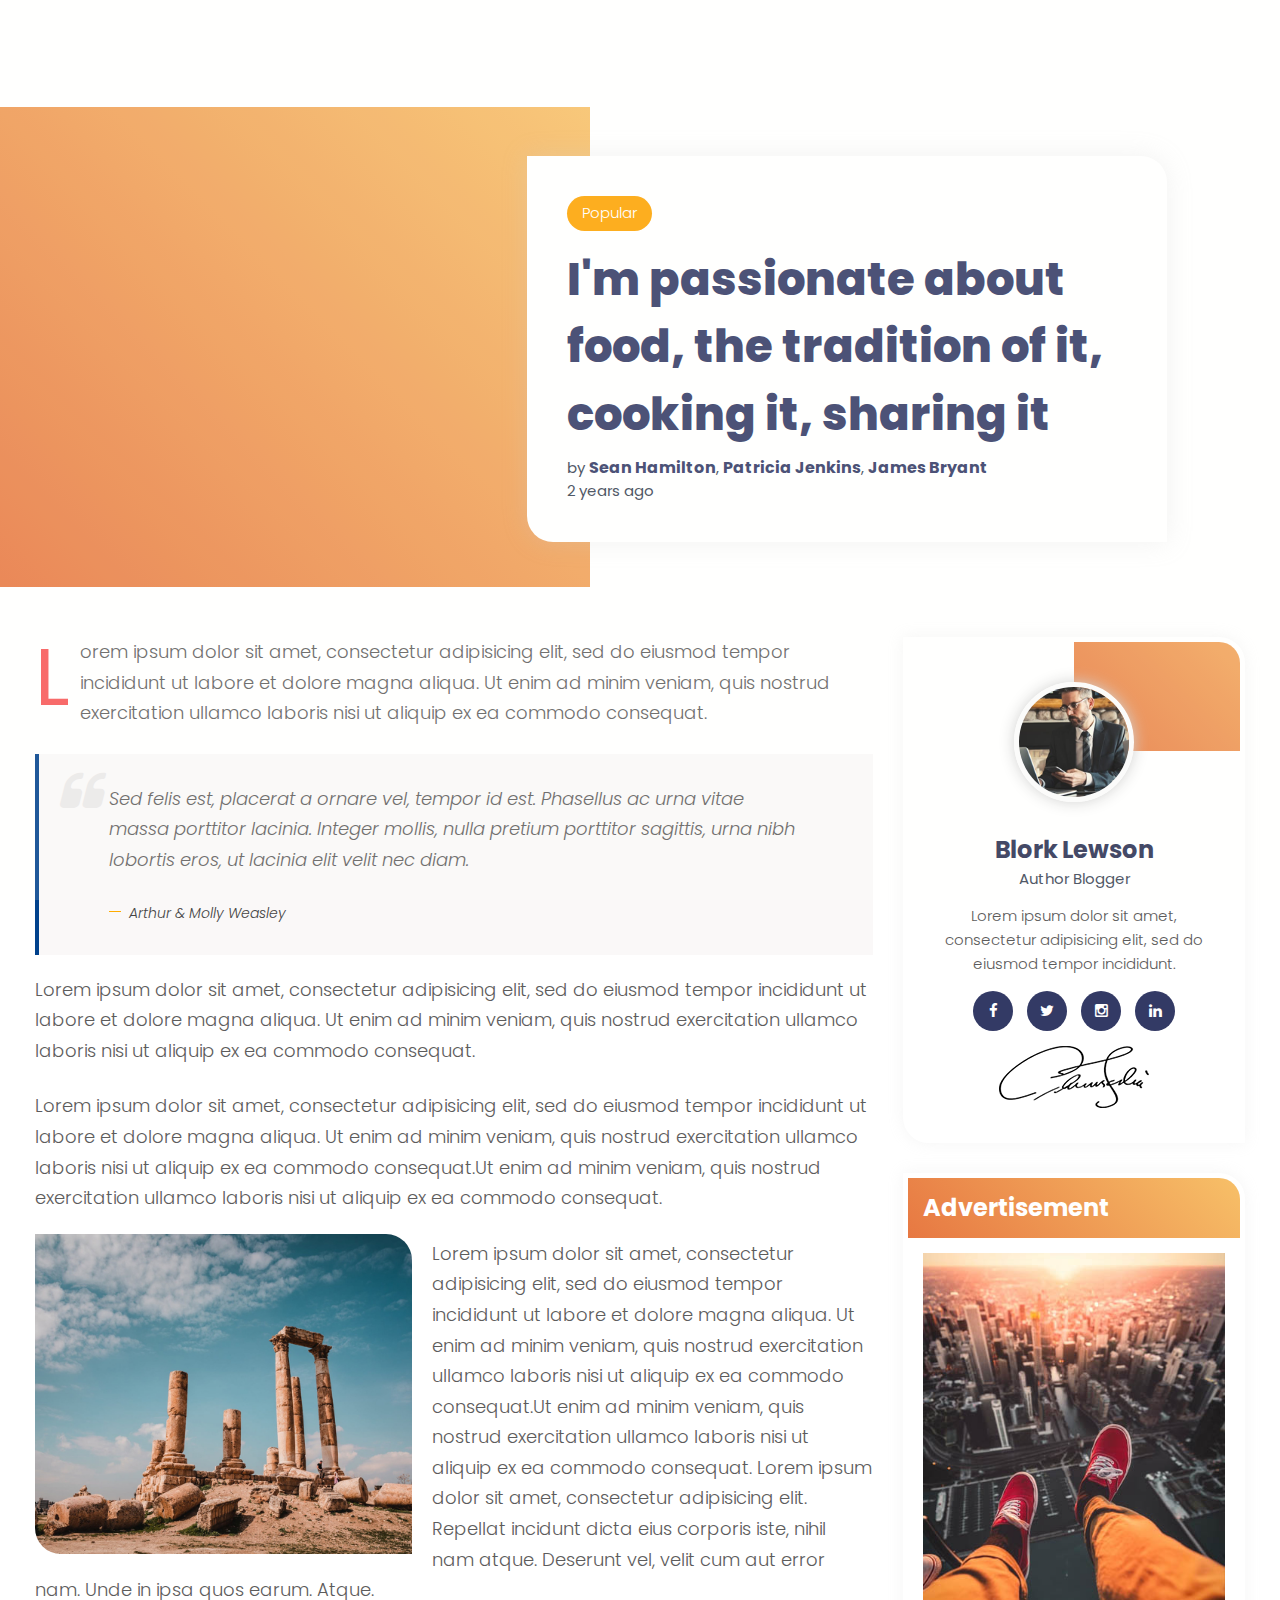
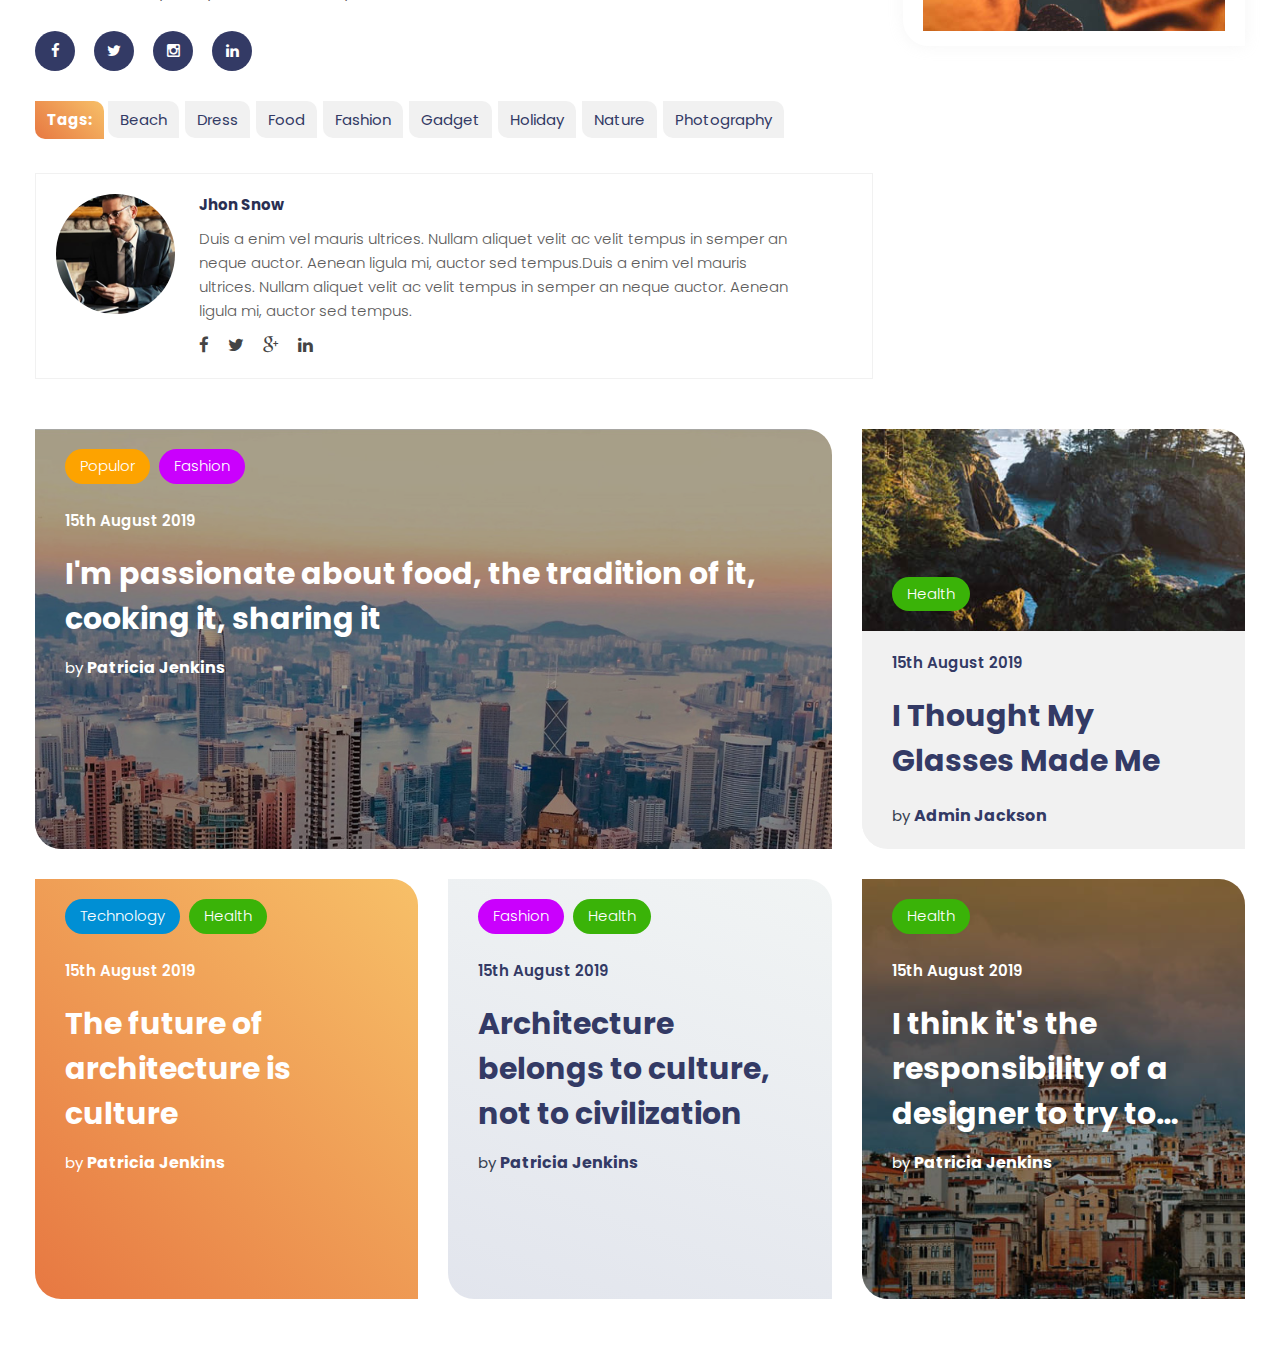
<file: blog-details2.html>
<!DOCTYPE html>
<html xmlns="http://www.w3.org/1999/xhtml" lang="zxx">


<!-- suchana/blog-details1.html  22 Nov 2019 04:16:25 GMT -->
<head>

    <meta charset="UTF-8">
    <meta name="viewport" content="width=device-width, initial-scale=1">
    <meta name="description" content="Suchana is an online blog, news & magazine dedicated to different categories html template">

    <title>Template</title>
    <!-- Favicon -->
    <link rel="shortcut icon" type="image/x-icon" href="images/favicon.png">

    <!-- Bootstrap core CSS -->
    <link href="css/bootstrap.min.css" rel="stylesheet" type="text/css">

    <!--Default CSS-->
    <link href="css/default.css" rel="stylesheet" type="text/css">

    <!--Custom CSS-->
    <link href="css/style.css" rel="stylesheet" type="text/css">

    <!--Plugin CSS-->
    <link href="css/plugin.css" rel="stylesheet" type="text/css">

    <!--Font Icons-->
    <link href="css/font-awesome.css" rel="stylesheet" type="text/css">
    <!--[if lt IE 9]> <script src="https://oss.maxcdn.com/html5shiv/3.7.2/html5shiv.min.js"></script> <script src="https://oss.maxcdn.com/respond/1.4.2/respond.min.js"></script><![endif]-->
</head>

<body class="page">
<!--PRELOADER-->
<div id="preloader">
    <div id="status"></div>
</div>

<!--*Header*-->
<header id="inner-navigation">

    <!-- navbar start -->


    <div id="slicknav-mobile"></div>
    </nav>
    <!-- navbar end -->
</header>
<!--* End Header*-->
<!-- Banner -->
<div id="mt_banner" class="innerbanner">
    <div class="container-fluid">
        <div class="featured-bg bg-orange"></div>
        <div class="banner-caption">
            <div class="banner_caption_text">
                <div class="post-category">
                    <ul>
                        <li class="cat-yellow"><a href="#" class="white">Popular</a></li>
                    </ul>
                </div>
                <h1><a href="#">I'm passionate about food, the tradition of it, cooking it, sharing it</a></h1>
                <div class="item-meta">
                    <span>by</span>
                    <a href="https://cyclonethemes.com/author/sean/">Sean Hamilton</a>, <a href="https://cyclonethemes.com/author/patricia/">Patricia Jenkins</a>, <a href="https://cyclonethemes.com/author/james/">James Bryant</a><br>
                    <time datetime="2018-02-15">2 years ago</time>
                </div>
            </div>
        </div>
    </div>
</div>
<!-- End Banner -->

<!--* Blog Main Sec*-->
<section id="blog_main_sec" class="section-inner">
    <div class="container">
        <div class="row">
            <div class="col-md-9 width70">
                <!--*Blog Content Sec*-->
                <div class="blog-detail-main cats-detail">
                    <div class="post_body">
                        <p>Lorem ipsum dolor sit amet, consectetur adipisicing elit, sed do eiusmod tempor incididunt ut labore et dolore magna aliqua. Ut enim ad minim veniam, quis nostrud exercitation ullamco laboris nisi ut aliquip ex ea commodo consequat.
                        </p>
                        <blockquote>
                            <p>Sed felis est, placerat a ornare vel, tempor id est. Phasellus ac urna vitae massa porttitor lacinia. Integer mollis, nulla pretium porttitor sagittis, urna nibh lobortis eros, ut lacinia elit velit nec diam.</p>
                            <span>Arthur & Molly Weasley</span>
                        </blockquote>
                        <p>Lorem ipsum dolor sit amet, consectetur adipisicing elit, sed do eiusmod tempor incididunt ut labore et dolore magna aliqua. Ut enim ad minim veniam, quis nostrud exercitation ullamco laboris nisi ut aliquip ex ea commodo consequat.
                        </p>
                        <p>Lorem ipsum dolor sit amet, consectetur adipisicing elit, sed do eiusmod tempor incididunt ut labore et dolore magna aliqua. Ut enim ad minim veniam, quis nostrud exercitation ullamco laboris nisi ut aliquip ex ea commodo consequat.Ut
                            enim ad minim veniam, quis nostrud exercitation ullamco laboris nisi ut aliquip ex ea commodo consequat. <img src="images/blog-listing/blog_06.jpg" alt=""></p>
                        <p>Lorem ipsum dolor sit amet, consectetur adipisicing elit, sed do eiusmod tempor incididunt ut labore et dolore magna aliqua. Ut enim ad minim veniam, quis nostrud exercitation ullamco laboris nisi ut aliquip ex ea commodo consequat.Ut
                            enim ad minim veniam, quis nostrud exercitation ullamco laboris nisi ut aliquip ex ea commodo consequat. Lorem ipsum dolor sit amet, consectetur adipisicing elit. Repellat incidunt dicta eius corporis iste, nihil nam atque.
                            Deserunt vel, velit cum aut error nam. Unde in ipsa quos earum. Atque.</p>
                    </div>
                    <div class="follow_us">
                        <ul class="social_icons">
                            <li><a href="#"> <i class="fa fa-facebook"></i></a></li>
                            <li><a href="#"><i class="fa fa-twitter"></i></a></li>
                            <li><a href="#"><i class="fa fa-instagram"></i></a></li>
                            <li><a href="#"><i class="fa fa-linkedin"></i></a></li>
                        </ul>
                    </div>
                    <div class="tag mar-top-30">
                        <div class="widget-tags-main">
                            <h5 class="bg-orange">Tags:</h5>
                            <a href="#" class="" >Beach</a>
                            <a href="#" class="" >Dress</a>
                            <a href="#" class="" >Food</a>
                            <a href="#" class="" >Fashion</a>
                            <a href="#" class="" >Gadget</a>
                            <a href="#" class="" >Holiday</a>
                            <a href="#" class="" >Nature</a>
                            <a href="#" class="" >Photography</a>
                        </div>
                    </div>

                    <div class="author_box">
                        <div class="author_img">
                            <img src="images/blog/author.png" alt="Author">
                        </div>
                        <div class="author_bio">
                            <h5>Jhon Snow</h5>
                            <p>Duis a enim vel mauris ultrices. Nullam aliquet velit ac velit tempus in semper an neque auctor. Aenean ligula mi, auctor sed tempus.Duis a enim vel mauris ultrices. Nullam aliquet velit ac velit tempus in semper an neque auctor.
                                Aenean ligula mi, auctor sed tempus.</p>
                            <ul>
                                <li>
                                    <a href="#">
                                        <i class="fa fa-facebook"></i>
                                    </a>
                                </li>
                                <li>
                                    <a href="#">
                                        <i class="fa fa-twitter"></i>
                                    </a>
                                </li>
                                <li>
                                    <a href="#">
                                        <i class="fa fa-google-plus"></i>
                                    </a>
                                </li>
                                <li>
                                    <a href="#">
                                        <i class="fa fa-linkedin"></i>
                                    </a>
                                </li>
                            </ul>
                        </div>
                    </div>
                    <!--=========================* Comment Sec*===========================-->

                    <!--=========================*End Comment Sec*===========================-->
                    <!--* End Blog Content Sec*-->
                </div>
            </div>
            <div class="col-md-3 width30">
                <div class="sidebar">

                    <!-- widget author -->
                    <div class="widget widget-author text-center">
                        <div class="widget-image">
                            <img src="images/blog/author.png" alt="...">
                        </div>
                        <div class="widget-author-content">
                            <div class="widget-author mar-bottom-15">
                                <h3 class="mar-bottom-5">Blork Lewson</h3>
                                <span class="author-profession">Author Blogger</span>
                            </div>
                            <p>Lorem ipsum dolor sit amet, consectetur adipisicing elit, sed do eiusmod tempor incididunt.</p>
                            <div class="follow_us mar-bottom-15">
                                <ul class="social_icons">
                                    <li><a href="#"> <i class="fa fa-facebook"></i></a></li>
                                    <li><a href="#"><i class="fa fa-twitter"></i></a></li>
                                    <li><a href="#"><i class="fa fa-instagram"></i></a></li>
                                    <li><a href="#"><i class="fa fa-linkedin"></i></a></li>
                                </ul>
                            </div>
                            <div class="widget-author-signature">
                                <img src="images/blog/signature.png" alt="...">
                            </div>
                        </div>
                    </div>

                    <!-- widget category -->


                    <!-- widget tags -->


                    <div class="widget widget-advertisement">
                        <div class="widget-content">
                            <div class="widget-title">
                                <h3 class="white">Advertisement</h3>
                            </div>
                            <div class="widget-ads-image text-center">
                                <img src="images/blog-listing/blog_07.jpg" alt="ads">
                            </div>
                        </div>
                    </div>
                </div>
            </div>
        </div>
    </div>
</section>
<!--*End Blog Main Sec*-->

<!--* Blog*-->
<section id="mt_blog" class="light-bg pad-top-0">
    <div class="container">
        <div class="blog_post_sec blog_post_inner">
            <div class="row">
                <div class="col-md-8 col-sm-12 mar-bottom-30">
                    <div class="blog-post_wrapper image-wrapper">
                        <div class="blog-post-image">
                            <img src="images/blog-listing/blog_02.jpg" alt="image" class="img-responsive center-block post_img" />
                        </div>
                        <div class="post-content">
                            <div class="post-category">
                                <ul>
                                    <li class="cat-yellow"><a href="#" class="white">Populor</a></li>
                                    <li class="cat-pink"><a href="#" class="white">Fashion</a></li>
                                </ul>
                            </div>
                            <div class="post-date">
                                <p><a href="#">15th August 2019</a></p>
                            </div>
                            <h2 class="entry-title">
                                <a href="blog-details.html" class="white">I'm passionate about food, the tradition of it, cooking it, sharing it</a>
                            </h2>
                            <div class="item-meta white">
                                <span>by</span>
                                <a class="author-name white" href="#">Patricia Jenkins</a>
                            </div>

                        </div>
                    </div>
                </div>
                <div class="col-md-4 col-sm-12 mar-bottom-30">
                    <div class="blog-post_wrapper image-wrapper blog-wrapper-list">
                        <div class="blog-post-image">
                            <img src="images/blog-listing/blog_101.jpg" alt="image" class="img-responsive center-block post_img" />
                            <div class="post-category">
                                <ul>
                                    <li class="cat-green mar-0"><a href="#" class="white">Health</a></li>
                                </ul>
                            </div>
                        </div>

                        <div class="post-content">
                            <div class="post-date">
                                <p><a href="#">15th August 2019</a></p>
                            </div>
                            <h2 class="entry-title">
                                <a href="blog-details.html" class="">I Thought My Glasses Made Me Unattractive</a>
                            </h2>

                            <div class="item-meta">
                                <span>by</span>
                                <a class="author-name" href="author.html">Admin Jackson</a>
                            </div>
                        </div>
                    </div>
                </div>
                <div class="col-md-4 col-sm-12 mar-bottom-30">
                    <div class="blog-post_wrapper front-wrapper bg-orange">
                        <div class="post-content">
                            <div class="post-category">
                                <ul>
                                    <li class="cat-blue"><a href="#" class="white">Technology</a></li>
                                    <li class="cat-green"><a href="#" class="white">Health</a></li>
                                </ul>
                            </div>
                            <div class="post-date">
                                <p><a href="#">15th August 2019</a></p>
                            </div>
                            <h2 class="entry-title">
                                <a href="blog-details.html" class="white">The future of architecture is culture</a>
                            </h2>
                            <div class="item-meta white">
                                <span>by</span>
                                <a class="author-name white" href="#">Patricia Jenkins</a>
                            </div>
                        </div>
                    </div>
                </div>

                <div class="col-md-4 col-sm-12 mar-bottom-30">
                    <div class="blog-post_wrapper front-wrapper bg-gray">
                        <div class="post-content">
                            <div class="post-category">
                                <ul>
                                    <li class="cat-pink"><a href="#" class="white">Fashion</a></li>
                                    <li class="cat-green"><a href="#" class="white">Health</a></li>
                                </ul>
                            </div>
                            <div class="post-date">
                                <p><a href="#">15th August 2019</a></p>
                            </div>
                            <h2 class="entry-title">
                                <a href="blog-details.html">Architecture belongs to culture, not to civilization</a>
                            </h2>
                            <div class="item-meta">
                                <span>by</span>
                                <a class="author-name" href="#">Patricia Jenkins</a>
                            </div>
                        </div>
                    </div>
                </div>
                <div class="col-md-4 col-sm-12 mar-bottom-30">
                    <div class="blog-post_wrapper image-wrapper">
                        <div class="blog-post-image">
                            <img src="images/blog-listing/blog_10.jpg" alt="image" class="img-responsive center-block post_img" />
                        </div>
                        <div class="post-content">
                            <div class="post-category">
                                <ul>
                                    <li class="cat-green"><a href="#" class="white">Health</a></li>
                                </ul>
                            </div>
                            <div class="post-date">
                                <p><a href="#">15th August 2019</a></p>
                            </div>
                            <h2 class="entry-title white">
                                <a href="blog-details.html" class="white">I think it's the responsibility of a designer to try to break rules and barriers</a>
                            </h2>
                            <div class="item-meta white">
                                <span>by</span>
                                <a class="author-name white" href="#">Patricia Jenkins</a>
                            </div>
                        </div>
                    </div>
                </div>

            </div>
        </div>
    </div>
</section>
<!--* End Blog*-->



<!--*Footer*-->

<!--* End Footer*-->


<!-- back to top -->
<a id="back-to-top" href="#" class="btn btn-primary btn-lg back-to-top" role="button" title="" data-placement="left">
    <span class="fa fa-arrow-up"></span>
</a>

<!-- search popup -->


<!--*Scripts*-->
<!-- Latest jquery --><script src="js/jquery-3.2.1.min.js"></script>
<!-- Plugin Jquery --><script src="js/plugin.js"></script>
<!-- custom nav jquery --><script src="js/custom-nav.js"></script>
<!-- main default Jquery --><script src="js/main.js"></script>
</body>


<!-- suchana/blog-details1.html  22 Nov 2019 04:16:25 GMT -->
</html>
</file>
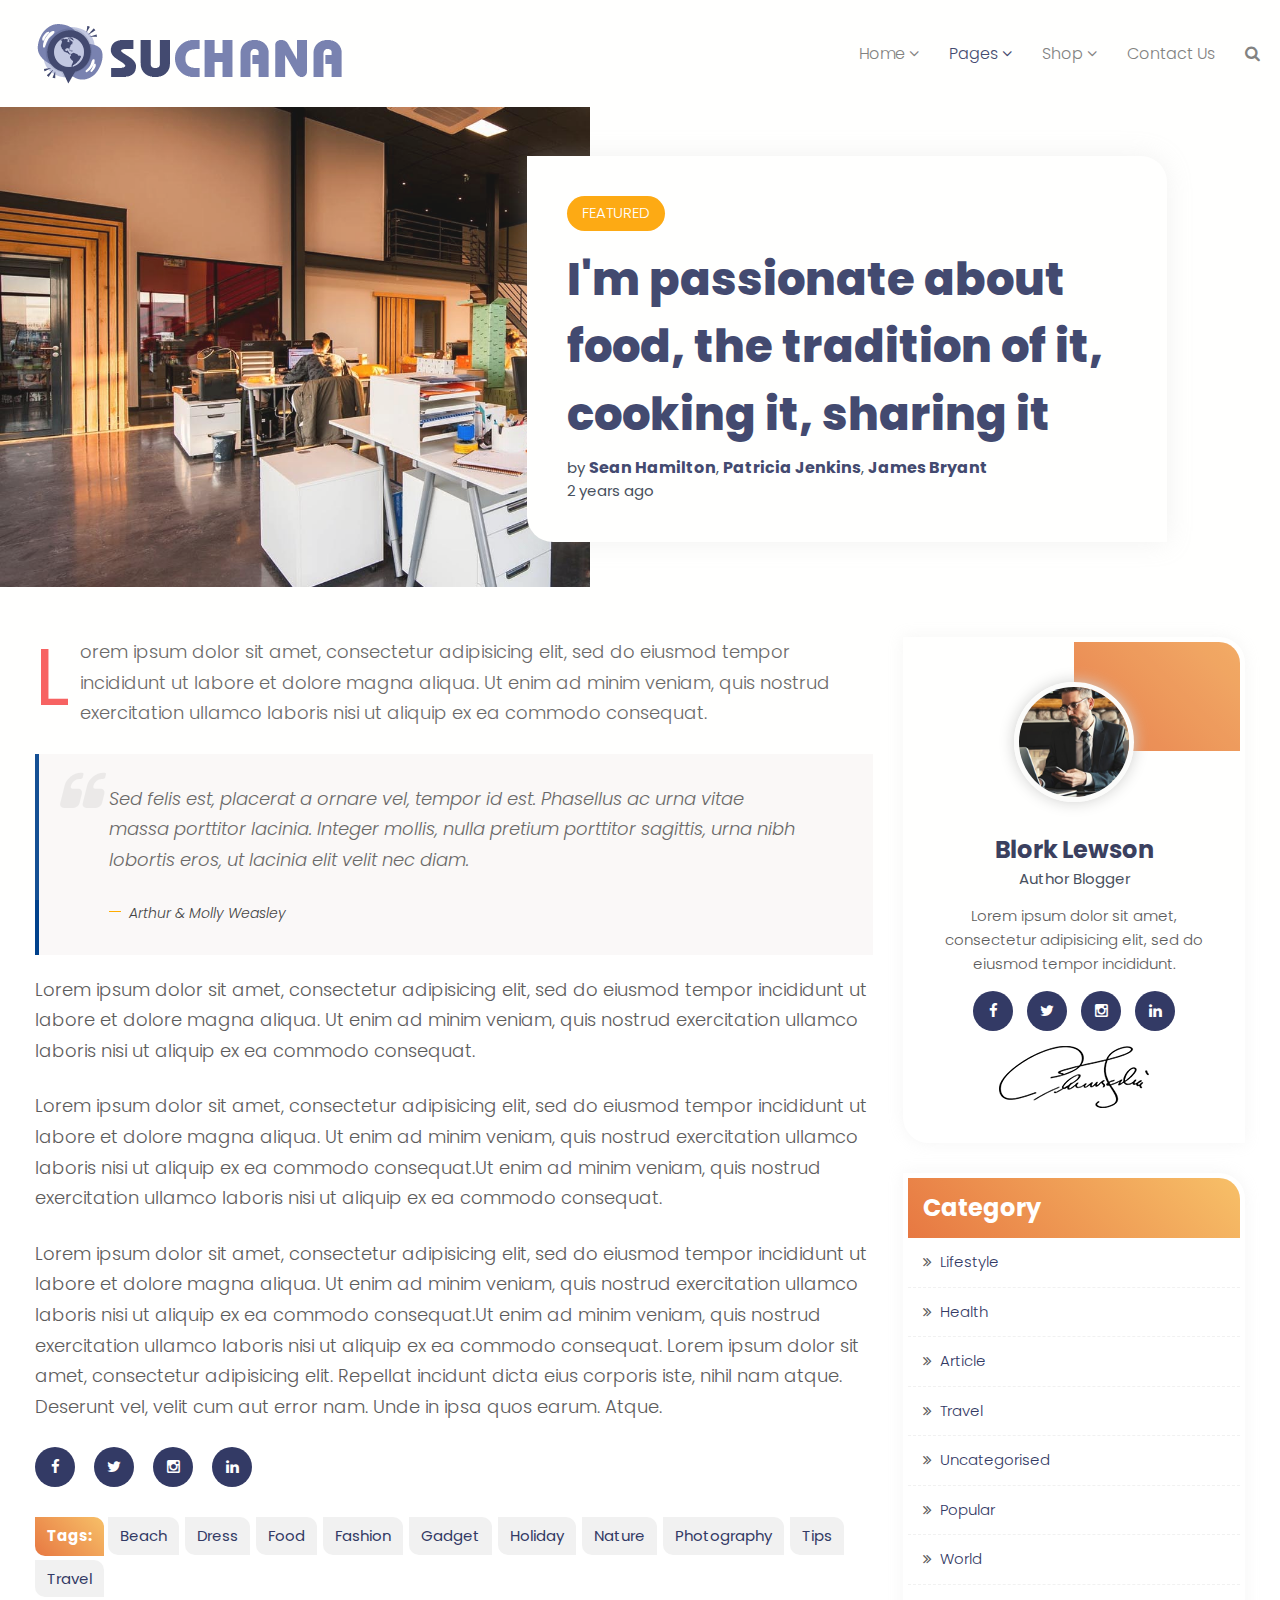
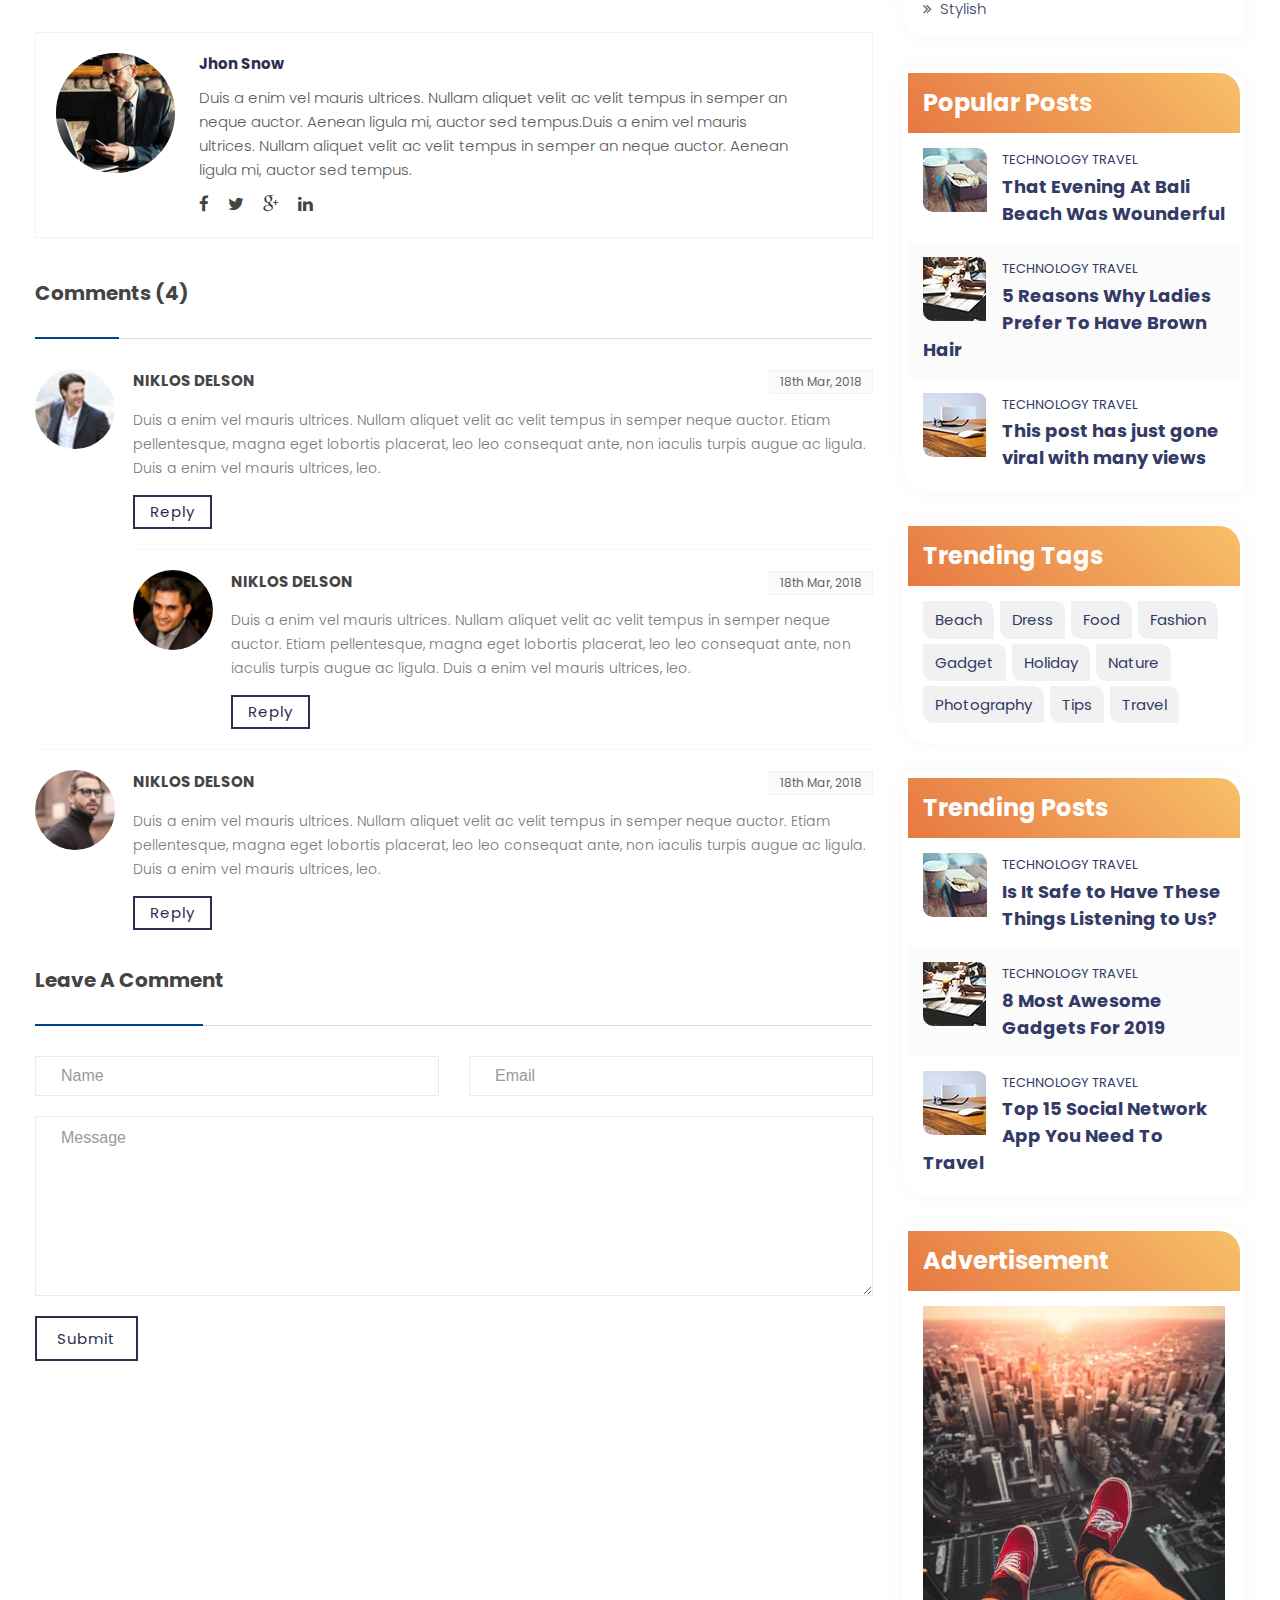
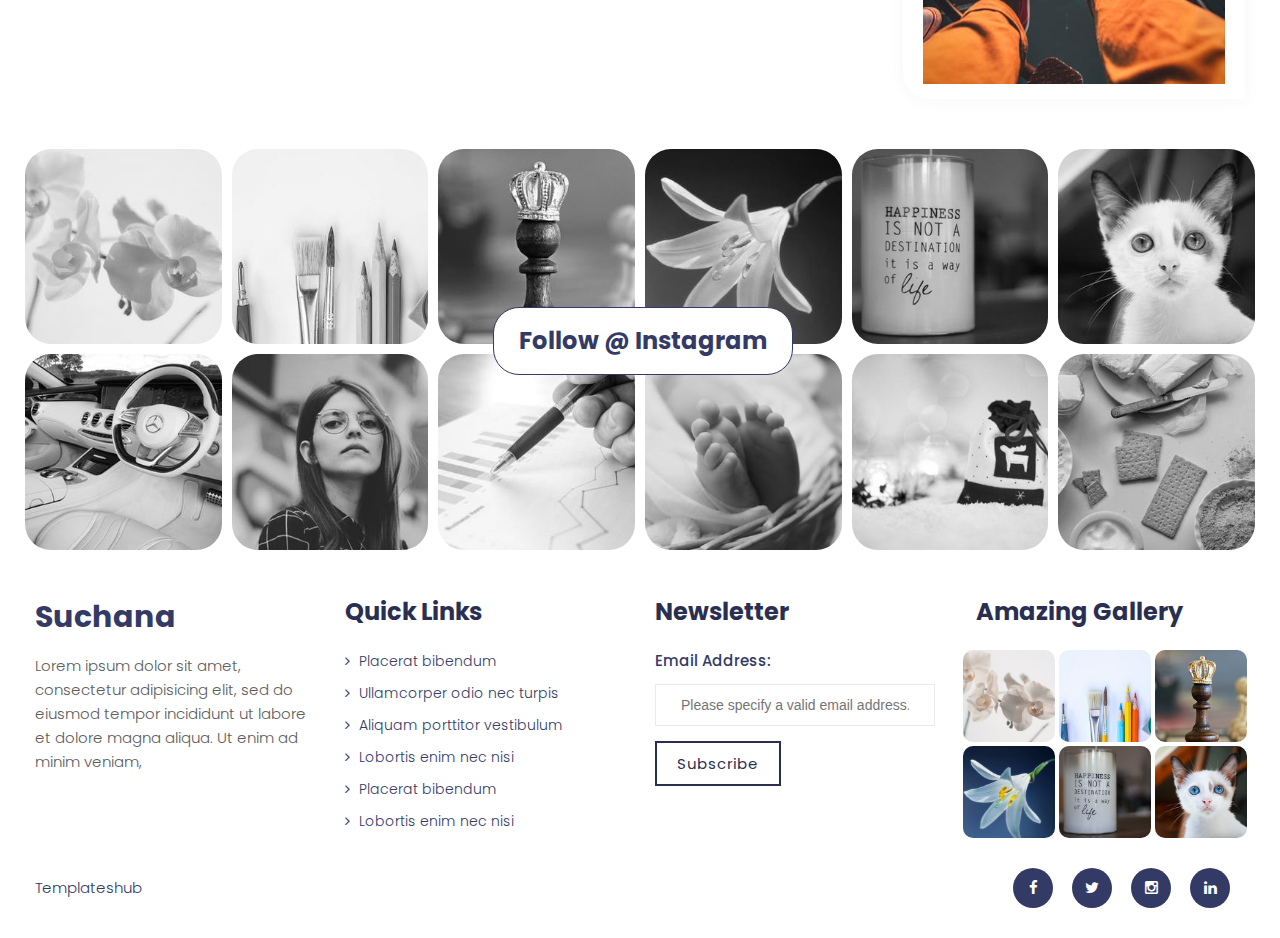
<file: category-detail.html>
<!DOCTYPE html>
<html xmlns="http://www.w3.org/1999/xhtml" lang="zxx">


<!-- suchana/category-detail.html  22 Nov 2019 04:16:26 GMT -->
<head>

    <meta charset="UTF-8">
    <meta name="viewport" content="width=device-width, initial-scale=1">
    <meta name="description" content="Suchana is an online blog, news & magazine dedicated to different categories html template">

    <title>Template</title>
    <!-- Favicon -->
    <link rel="shortcut icon" type="image/x-icon" href="images/favicon.png">

    <!-- Bootstrap core CSS -->
    <link href="css/bootstrap.min.css" rel="stylesheet" type="text/css">

    <!--Default CSS-->
    <link href="css/default.css" rel="stylesheet" type="text/css">

    <!--Custom CSS-->
    <link href="css/style.css" rel="stylesheet" type="text/css">

    <!--Plugin CSS-->
    <link href="css/plugin.css" rel="stylesheet" type="text/css">

    <!--Font Icons-->
    <link href="css/font-awesome.css" rel="stylesheet" type="text/css">
    <!--[if lt IE 9]> <script src="https://oss.maxcdn.com/html5shiv/3.7.2/html5shiv.min.js"></script> <script src="https://oss.maxcdn.com/respond/1.4.2/respond.min.js"></script><![endif]-->
</head>

<body class="page">
    <!--PRELOADER-->
    <div id="preloader">
        <div id="status"></div>
    </div>

    <!--*Header*-->
    <header id="inner-navigation">

        <!-- navbar start -->
        <nav class="navbar navbar-default navbar-fixed-top navbar-sticky-function navbar-arrow">

            <div class="container">

                <div class="logo pull-left">
                    <h1><a href="index.html"><img src="images/logo.png"></a></h1>
                </div>
                
                <div id="navbar" class="navbar-nav-wrapper text-center">
                    <ul class="nav navbar-nav navbar-right" id="responsive-menu">
                        <li><a href="#">Home <i class="fa fa-angle-down"></i></a>
                            <ul>
                                <li><a href="index.html">Home Default</a></li>
                                <li><a href="#">Home List View</a>
                                    <ul>
                                        <li><a href="index-1.html">Home RightSidebar</a></li>
                                        <li><a href="index-2.html">Home Fullwidth</a></li>
                                        <li><a href="index-3.html">Home LeftSidebar</a></li> 
                                    </ul>
                                </li> 
                                <li><a href="#">Home Grid View</a>
                                    <ul>
                                        <li><a href="index-4.html">Home RightSidebar</a></li>
                                        <li><a href="index.html">Home Fullwidth</a></li>
                                        <li><a href="index-5.html">Home LeftSidebar</a></li> 
                                    </ul>
                                </li>  
                                <li><a href="mag.html">Magazine</a>
                                    <ul>
                                        <li><a href="mag.html">Default Magazine</a></li>
                                        <li><a href="mag-food.html">Food Magazine</a></li>
                                        <li><a href="mag-fashion.html">Fashion Magazine</a></li>
                                        <li><a href="mag-travel.html">Travel Magazine</a></li> 
                                        <li><a href="mag-tech.html">Tech Magazine</a></li> 
                                        <li><a href="mag-photo.html">Photography Magazine</a></li>
                                        <li><a href="mag-fitness.html">Fitness Magazine</a></li>
                                        <li><a href="mag-sports.html">Sports Magazine</a></li>
                                    </ul>
                                </li>        
                            </ul>
                        </li>

                        <li class="active"><a href="#">Pages <i class="fa fa-angle-down"></i></a>
                            <ul>

                                <li><a href="#">Detail Page</a>
                                    <ul>
                                        <li><a href="blog-details.html">Detail 1</a></li>
                                        <li><a href="blog-details1.html">Detail 2</a></li>
                                    </ul>
                                </li>
                                <li><a href="author.html">Author Page</a></li>
                                <li><a href="#">Category</a>
                                    <ul>
                                        <li><a href="category.html">Category Lists</a></li>
                                        <li><a href="category-detail.html">Category Detail</a></li>
                                    </ul>
                                </li>
                                <li><a href="#">Tags</a>
                                    <ul>
                                        <li><a href="tag.html">Tag Lists</a></li>
                                        <li><a href="tag-detail.html">Tag Detail</a></li>
                                    </ul>
                                </li>

                            </ul>
                        </li> 

                        <li><a href="shop.html">Shop <i class="fa fa-angle-down"></i></a>
                            <ul>
                                <li><a href="shop.html">Shop List</a></li>
                                <li><a href="shop-detail.html">Shop Detail</a></li>
                                <li><a href="cart.html">Cart</a></li>
                                <li><a href="checkout.html">Checkout</a></li>
                                <li><a href="login.html">Login Page</a></li>
                                <li><a href="forgot-password.html">Forgot Password</a></li>
                            </ul>
                        </li>
                        <li><a href="contact-us.html">Contact Us</a></li>
                        <li><a href="#search" class="mt_search"><i class="fa fa-search"></i></a></li>
                    </ul>
                </div><!--/.nav-collapse -->
            </div>
            
            <div id="slicknav-mobile"></div>
        </nav>
        <!-- navbar end -->
    </header>
    <!--* End Header*-->

    <!-- Banner -->
    <div id="mt_banner" class="innerbanner">
    	<div class="container-fluid">
    		<div class="featured-image" style="background-image: url(images/slider/bg2.jpg)"></div>
			<div class="banner-caption">
				<div class="banner_caption_text">
                    <div class="post-category">
                        <ul>
                            <li class="cat-yellow"><a href="#" class="white">FEATURED</a></li>
                        </ul>
                    </div>
                    <h1><a href="#">I'm passionate about food, the tradition of it, cooking it, sharing it</a></h1>
                    <div class="item-meta">
                        <span>by</span>
                        <a href="https://cyclonethemes.com/author/sean/">Sean Hamilton</a>, <a href="https://cyclonethemes.com/author/patricia/">Patricia Jenkins</a>, <a href="https://cyclonethemes.com/author/james/">James Bryant</a><br>
                        <time datetime="2018-02-15">2 years ago</time>
                    </div>
                </div>
			</div>
    	</div>	
    </div>
    <!-- End Banner -->

    <!--* Blog Main Sec*-->
    <section id="blog_main_sec" class="section-inner">
        <div class="container">
            <div class="row">
                <div class="col-md-9 width70">
                    <!--*Blog Content Sec*-->
                    <div class="blog-detail-main cats-detail">
                        <div class="post_body">
                        <p>Lorem ipsum dolor sit amet, consectetur adipisicing elit, sed do eiusmod tempor incididunt ut labore et dolore magna aliqua. Ut enim ad minim veniam, quis nostrud exercitation ullamco laboris nisi ut aliquip ex ea commodo consequat.
                            </p>
                        <blockquote>
                            <p>Sed felis est, placerat a ornare vel, tempor id est. Phasellus ac urna vitae massa porttitor lacinia. Integer mollis, nulla pretium porttitor sagittis, urna nibh lobortis eros, ut lacinia elit velit nec diam.</p>
                            <span>Arthur & Molly Weasley</span>
                        </blockquote>
                        <p>Lorem ipsum dolor sit amet, consectetur adipisicing elit, sed do eiusmod tempor incididunt ut labore et dolore magna aliqua. Ut enim ad minim veniam, quis nostrud exercitation ullamco laboris nisi ut aliquip ex ea commodo consequat.
                            </p>
                        <p>Lorem ipsum dolor sit amet, consectetur adipisicing elit, sed do eiusmod tempor incididunt ut labore et dolore magna aliqua. Ut enim ad minim veniam, quis nostrud exercitation ullamco laboris nisi ut aliquip ex ea commodo consequat.Ut
                            enim ad minim veniam, quis nostrud exercitation ullamco laboris nisi ut aliquip ex ea commodo consequat. </p>
                        <p>Lorem ipsum dolor sit amet, consectetur adipisicing elit, sed do eiusmod tempor incididunt ut labore et dolore magna aliqua. Ut enim ad minim veniam, quis nostrud exercitation ullamco laboris nisi ut aliquip ex ea commodo consequat.Ut
                            enim ad minim veniam, quis nostrud exercitation ullamco laboris nisi ut aliquip ex ea commodo consequat. Lorem ipsum dolor sit amet, consectetur adipisicing elit. Repellat incidunt dicta eius corporis iste, nihil nam atque.
                            Deserunt vel, velit cum aut error nam. Unde in ipsa quos earum. Atque.</p>
                        </div>
                        <div class="follow_us">
                            <ul class="social_icons">
                                <li><a href="#"> <i class="fa fa-facebook"></i></a></li>
                                <li><a href="#"><i class="fa fa-twitter"></i></a></li>
                                <li><a href="#"><i class="fa fa-instagram"></i></a></li>
                                <li><a href="#"><i class="fa fa-linkedin"></i></a></li>
                            </ul>
                        </div>
                        <div class="tag mar-top-30">
                            <div class="widget-tags-main">
                                <h5 class="bg-orange">Tags:</h5>
                                <a href="#" class="" >Beach</a>
                                <a href="#" class="" >Dress</a>
                                <a href="#" class="" >Food</a>
                                <a href="#" class="" >Fashion</a>
                                <a href="#" class="" >Gadget</a>
                                <a href="#" class="" >Holiday</a>
                                <a href="#" class="" >Nature</a>
                                <a href="#" class="" >Photography</a>
                                <a href="#" class="" >Tips</a>
                                <a href="#" class="" >Travel</a>
                            </div>
                        </div>
                        
                        <div class="author_box">
                            <div class="author_img">
                                <img src="images/blog/author.png" alt="Author">
                            </div>
                            <div class="author_bio">
                                <h5>Jhon Snow</h5>
                                <p>Duis a enim vel mauris ultrices. Nullam aliquet velit ac velit tempus in semper an neque auctor. Aenean ligula mi, auctor sed tempus.Duis a enim vel mauris ultrices. Nullam aliquet velit ac velit tempus in semper an neque auctor.
                                    Aenean ligula mi, auctor sed tempus.</p>
                                <ul>
                                    <li>
                                        <a href="#">
                                            <i class="fa fa-facebook"></i>
                                        </a>
                                    </li>
                                    <li>
                                        <a href="#">
                                            <i class="fa fa-twitter"></i>
                                        </a>
                                    </li>
                                    <li>
                                        <a href="#">
                                            <i class="fa fa-google-plus"></i>
                                        </a>
                                    </li>
                                    <li>
                                        <a href="#">
                                            <i class="fa fa-linkedin"></i>
                                        </a>
                                    </li>
                                </ul>
                            </div>
                        </div>
                        <!--=========================* Comment Sec*===========================-->
                        <div id="comments">
                            <div class="comments-wrap">
                                <h3 class="single-post_heading blog_heading_border">Comments (4)</h3>
                                <ol class="comments-lists">
                                    <li class="comment">
                                        <div class="activity_rounded">
                                            <img src="images/blog/cmnt-1.jpg" alt="image" /> </div>
                                        <div class="comment-body">
                                            <h4 class="text-left"> NIKLOS DELSON &nbsp;&nbsp;
                                                <small class="date-posted pull-right">18th Mar, 2018</small>
                                            </h4>
                                            <p> Duis a enim vel mauris ultrices. Nullam aliquet velit ac velit tempus in semper neque auctor. Etiam pellentesque, magna eget lobortis placerat, leo leo consequat ante, non iaculis turpis augue ac ligula. Duis a
                                                enim vel mauris ultrices, leo. </p>
                                            <a href="#" class="pull-left btn-blog">Reply</a>
                                            <div class="clearfix"></div>
                                        </div>
                                        <ol class="children">
                                            <li class="comment">
                                                <div class="activity_rounded">
                                                    <img src="images/blog/cmnt-2.jpg" alt="image" /> </div>
                                                <div class="comment-body">
                                                    <h4 class="text-left"> NIKLOS DELSON &nbsp;&nbsp;
                                                        <small class="date-posted pull-right">18th Mar, 2018</small>
                                                    </h4>
                                                    <p> Duis a enim vel mauris ultrices. Nullam aliquet velit ac velit tempus in semper neque auctor. Etiam pellentesque, magna eget lobortis placerat, leo leo consequat ante, non iaculis turpis augue ac ligula.
                                                        Duis a enim vel mauris ultrices, leo. </p>
                                                    <a href="#" class="pull-left btn-blog">Reply</a>
                                                    <div class="clearfix"></div>
                                                </div>
                                            </li>
                                        </ol>
                                    </li>
                                    <li class="comment">
                                        <div class="activity_rounded">
                                            <img src="images/blog/cmnt-3.jpg" alt="image" /> </div>
                                        <div class="comment-body">
                                            <h4 class="text-left"> NIKLOS DELSON &nbsp;&nbsp;
                                                <small class="date-posted pull-right">18th Mar, 2018</small>
                                            </h4>
                                            <p> Duis a enim vel mauris ultrices. Nullam aliquet velit ac velit tempus in semper neque auctor. Etiam pellentesque, magna eget lobortis placerat, leo leo consequat ante, non iaculis turpis augue ac ligula. Duis a
                                                enim vel mauris ultrices, leo. </p>
                                            <a href="#" class="pull-left btn-blog">Reply</a>
                                            <div class="clearfix"></div>
                                        </div>
                                    </li>
                                </ol>
                                <div class="leave_comment">
                                    <h3 class="blog_heading_border"> Leave a Comment </h3>
                                    <form action="#" method="post">
                                        <div class="row">
                                            <div class="col-sm-6">
                                                <div class="form-group">
                                                    <input placeholder="Name" class="form-control" type="text" required> </div>
                                            </div>
                                            <div class="col-sm-6">
                                                <div class="form-group">
                                                    <input placeholder="Email" class="form-control" type="email" required> </div>
                                            </div>
                                        </div>
                                        <div class="row">
                                            <div class="col-sm-12">
                                                <textarea placeholder="Message" class="form-control" required></textarea>
                                            </div>
                                        </div>
                                        <div class="row">
                                            <div class="col-md-12">
                                                <button type="submit" class="btn-blog">Submit</button>
                                            </div>
                                        </div>
                                    </form>
                                </div>
                            </div>
                        </div>
                        <!--=========================*End Comment Sec*===========================-->
                        <!--* End Blog Content Sec*-->
                    </div> 
                </div>
                <div class="col-md-3 width30">
                    <div class="sidebar">

                        <!-- widget author -->
                        <div class="widget widget-author text-center">
                            <div class="widget-image">
                                <img src="images/blog/author.png" alt="...">
                            </div>
                            <div class="widget-author-content">
                                <div class="widget-author mar-bottom-15">
                                    <h3 class="mar-bottom-5">Blork Lewson</h3>
                                    <span class="author-profession">Author Blogger</span>
                                </div>
                                <p>Lorem ipsum dolor sit amet, consectetur adipisicing elit, sed do eiusmod tempor incididunt.</p>
                                <div class="follow_us mar-bottom-15">
                                    <ul class="social_icons">
                                        <li><a href="#"> <i class="fa fa-facebook"></i></a></li>
                                        <li><a href="#"><i class="fa fa-twitter"></i></a></li>
                                        <li><a href="#"><i class="fa fa-instagram"></i></a></li>
                                        <li><a href="#"><i class="fa fa-linkedin"></i></a></li>
                                    </ul>
                                </div>
                                <div class="widget-author-signature">
                                    <img src="images/blog/signature.png" alt="...">
                                </div>
                            </div>
                        </div>

                        <!-- widget category -->
                        <div class="widget widget-category">
                            <div class="widget-content">
                                <div class="widget-title">
                                    <h3 class="white">Category</h3>
                                </div>
                                <div class="widget-category-main">
                                    <ul class="widget-category-list">
                                        <li><a href="#">Lifestyle</a></li>
                                        <li><a href="#">Health</a></li>
                                        <li><a href="#">Article</a></li>
                                        <li><a href="#">Travel</a></li>
                                        <li><a href="#">Uncategorised</a></li>
                                        <li><a href="#">Popular</a></li>
                                        <li><a href="#">World</a></li>
                                        <li><a href="#">Stylish</a></li>
                                    </ul>
                                </div>
                            </div>
                        </div>

                        <!-- widget popular post -->
                        <div class="widget widget-popular-post">
                            <div class="widget-content">
                                <div class="widget-title">
                                    <h3 class="white">Popular Posts</h3>
                                </div>
                                <div class="widget-popular-post-main">
                                    <div class="widget-posts">
                                        <div class="post-thumb">
                                            <img src="images/blog/r-post-1.jpg" alt=".....">
                                        </div>
                                        <div class="post-title">
                                            <div class="widget-cats">
                                                <a href="#">Technology</a>
                                                <a href="#">Travel</a>
                                            </div>
                                            <h4><a href="#">That Evening At Bali Beach Was Wounderful</a></h4>
                                        </div>
                                    </div>

                                    <div class="widget-posts">
                                        <div class="post-thumb">
                                            <img src="images/blog/r-post-2.jpg" alt=".....">
                                        </div>
                                        <div class="post-title">
                                            <div class="widget-cats">
                                                <a href="#">Technology</a>
                                                <a href="#">Travel</a>
                                            </div>
                                            <h4><a href="#">5 Reasons Why Ladies Prefer To Have Brown Hair</a></h4>
                                        </div>
                                    </div>

                                    <div class="widget-posts">
                                        <div class="post-thumb">
                                            <img src="images/blog/r-post-3.jpg" alt=".....">
                                        </div>
                                        <div class="post-title">
                                            <div class="widget-cats">
                                                <a href="#">Technology</a>
                                                <a href="#">Travel</a>
                                            </div>
                                            <h4><a href="#">This post has just gone viral with many views</a></h4>
                                        </div>
                                    </div>
                                </div>
                            </div>
                        </div>

                        <!-- widget tags -->
                        <div class="widget widget-tags">
                            <div class="widget-content">
                                <div class="widget-title">
                                    <h3 class="white">Trending Tags</h3>
                                </div>    
                                <div class="widget-tags-main">
                                    <a href="#" class="" >Beach</a>
                                    <a href="#" class="" >Dress</a>
                                    <a href="#" class="" >Food</a>
                                    <a href="#" class="" >Fashion</a>
                                    <a href="#" class="" >Gadget</a>
                                    <a href="#" class="" >Holiday</a>
                                    <a href="#" class="" >Nature</a>
                                    <a href="#" class="" >Photography</a>
                                    <a href="#" class="" >Tips</a>
                                    <a href="#" class="" >Travel</a>
                                </div>
                            </div>
                        </div>

                        <!-- widget popular post -->
                        <div class="widget widget-popular-post">
                            <div class="widget-content">
                                <div class="widget-title">
                                    <h3 class="white">Trending Posts</h3>
                                </div>
                                <div class="widget-popular-post-main">
                                    <div class="widget-posts">
                                        <div class="post-thumb">
                                            <img src="images/blog/r-post-1.jpg" alt=".....">
                                        </div>
                                        <div class="post-title">
                                            <div class="widget-cats">
                                                <a href="#">Technology</a>
                                                <a href="#">Travel</a>
                                            </div>
                                            <h4><a href="#">Is It Safe to Have These Things Listening to Us?</a></h4>
                                        </div>
                                    </div>

                                    <div class="widget-posts">
                                        <div class="post-thumb">
                                            <img src="images/blog/r-post-2.jpg" alt=".....">
                                        </div>
                                        <div class="post-title">
                                            <div class="widget-cats">
                                                <a href="#">Technology</a>
                                                <a href="#">Travel</a>
                                            </div>
                                            <h4><a href="#">8 Most Awesome Gadgets For 2019</a></h4>
                                        </div>
                                    </div>

                                    <div class="widget-posts">
                                        <div class="post-thumb">
                                            <img src="images/blog/r-post-3.jpg" alt=".....">
                                        </div>
                                        <div class="post-title">
                                            <div class="widget-cats">
                                                <a href="#">Technology</a>
                                                <a href="#">Travel</a>
                                            </div>
                                            <h4><a href="#">Top 15 Social Network App You Need To Travel</a></h4>
                                        </div>
                                    </div>
                                </div>
                            </div>
                        </div>

                        <div class="widget widget-advertisement">
                            <div class="widget-content">
                                <div class="widget-title">
                                    <h3 class="white">Advertisement</h3>
                                </div>  
                                <div class="widget-ads-image text-center">
                                    <img src="images/blog-listing/blog_07.jpg" alt="ads">
                                </div>
                            </div>
                        </div>
                    </div>
                </div>
            </div>   
    	</div>
    </section>
    <!--*End Blog Main Sec*-->

    <div class="mt_instagram mar-bottom-20">
        <div class="container">
            <div class="row">
                <div class="col-sm-2 col-xs-6"><a href="#"><img src="images/insta/insta_01.jpg" alt="Image"></a></div>
                <div class="col-sm-2 col-xs-6"><a href="#"><img src="images/insta/insta_02.jpg" alt="Image"></a></div>
                <div class="col-sm-2 col-xs-6"><a href="#"><img src="images/insta/insta_03.jpg" alt="Image"></a></div>
                <div class="col-sm-2 col-xs-6"><a href="#"><img src="images/insta/insta_04.jpg" alt="Image"></a></div>
                <div class="col-sm-2 col-xs-6"><a href="#"><img src="images/insta/insta_05.jpg" alt="Image"></a></div>
                <div class="col-sm-2 col-xs-6"><a href="#"><img src="images/insta/insta_06.jpg" alt="Image"></a></div>
                <div class="col-sm-2 col-xs-6"><a href="#"><img src="images/insta/insta_07.jpg" alt="Image"></a></div>
                <div class="col-sm-2 col-xs-6"><a href="#"><img src="images/insta/insta_08.jpg" alt="Image"></a></div>
                <div class="col-sm-2 col-xs-6"><a href="#"><img src="images/insta/insta_09.jpg" alt="Image"></a></div>
                <div class="col-sm-2 col-xs-6"><a href="#"><img src="images/insta/insta_10.jpg" alt="Image"></a></div>
                <div class="col-sm-2 col-xs-6"><a href="#"><img src="images/insta/insta_11.jpg" alt="Image"></a></div>
                <div class="col-sm-2 col-xs-6"><a href="#"><img src="images/insta/insta_12.jpg" alt="Image"></a></div>
            </div>
            <div class="sectio-title">
                <h3 class="mar-0"><a href="#">Follow @ Instagram</a></h3>
            </div>
        </div> 
    </div>

    <!--*Footer*-->
    <footer id="mt_footer" class="mt_footer_style1">  
        <div class="container"> 
            <div class="mt_footer_col">
                <div class="row">
                    <div class="col-md-3 col-sm-6 col-xs-12">
                        <div class="mt_footer_about">
                            <h2><a href="#">Suchana</a></h2>
                            <p>Lorem ipsum dolor sit amet, consectetur adipisicing elit, sed do eiusmod
                            tempor incididunt ut labore et dolore magna aliqua. Ut enim ad minim veniam,
                            </p>
                        </div>
                    </div>
                    <div class="col-md-3 col-sm-6 col-xs-12">
                        <div class="mt_footer_list">
                            <h3>Quick Links</h3>
                            <ul class="footer-quick-links-4">
                               <li><a href="#"><i class="fa fa-angle-right"></i> Placerat bibendum</a></li>
                               <li><a href="#"><i class="fa fa-angle-right"></i> Ullamcorper odio nec turpis</a></li>
                               <li><a href="#"><i class="fa fa-angle-right"></i> Aliquam porttitor vestibulum</a></li>
                               <li><a href="#"><i class="fa fa-angle-right"></i> Lobortis enim nec nisi</a></li>
                               <li><a href="#"><i class="fa fa-angle-right"></i> Placerat bibendum</a></li>
                               <li><a href="#"><i class="fa fa-angle-right"></i> Lobortis enim nec nisi</a></li>
                             </ul>
                        </div>
                    </div>
                    <div class="col-md-3 col-sm-6 col-xs-12">
                        <div class="mt_footer_newsletter">
                            <h3>Newsletter</h3>
                            <div class="mailpoet_form">
                                <form target="_self" method="post" action="https://cyclonethemes.com/demo/html/suchana/email" novalidate="">
                                    <label>Email Address:</label>
                                    <input type="email" class="mailpoet_text" name="mail" title="Email" placeholder="Please specify a valid email address.">

                                    <div class="blog-button">
                                        <button class="btn-blog">Subscribe</button>
                                    </div>
                                </form>
                            </div>
                        </div>
                    </div>
                    <div class="col-md-3 col-sm-6 col-xs-12">
                        <div class="mt_footer_gallery">
                            <h3>Amazing Gallery</h3>
                            <div class="row">
                                <div class="col-sm-4 col-xs-6"><a href="#"><img src="images/insta/insta_01.jpg" alt="Image"></a></div>
                                <div class="col-sm-4 col-xs-6"><a href="#"><img src="images/insta/insta_02.jpg" alt="Image"></a></div>
                                <div class="col-sm-4 col-xs-6"><a href="#"><img src="images/insta/insta_03.jpg" alt="Image"></a></div>
                                <div class="col-sm-4 col-xs-6"><a href="#"><img src="images/insta/insta_04.jpg" alt="Image"></a></div>
                                <div class="col-sm-4 col-xs-6"><a href="#"><img src="images/insta/insta_05.jpg" alt="Image"></a></div>
                                <div class="col-sm-4 col-xs-6"><a href="#"><img src="images/insta/insta_06.jpg" alt="Image"></a></div>
                            </div>
                        </div>
                    </div>
                </div>
            </div>
            <div class="mt_footer_copy">
                <div class="copy_txt pull-left">
                    <p class="mar-0"><a href="templateshub.net">Templateshub</a></p>
                </div> 
                <div class="follow_us pull-right">
                    <ul class="social_icons">
                        <li><a href="#"> <i class="fa fa-facebook"></i></a></li>
                        <li><a href="#"><i class="fa fa-twitter"></i></a></li>
                        <li><a href="#"><i class="fa fa-instagram"></i></a></li>
                        <li><a href="#"><i class="fa fa-linkedin"></i></a></li>
                    </ul>
                </div>
                      
            </div>
        </div>
    </footer>
    <!--* End Footer*-->  

    <!-- back to top start -->
    <div id="back-to-top">
        <a href="#"></a>
    </div>

    <!-- search popup -->
    <div id="search">
        <button type="button" class="close">×</button>
        <form>
            <input type="search" value="" placeholder="type keyword(s) here" />
            <button type="submit" class="btn btn-primary">Search</button>
        </form>
    </div>

    <!--*Scripts*-->
    <!-- Latest jquery --><script src="js/jquery-3.2.1.min.js"></script>
    <!-- Plugin Jquery --><script src="js/plugin.js"></script>
    <!-- custom nav jquery --><script src="js/custom-nav.js"></script>
    <!-- main default Jquery --><script src="js/main.js"></script>
</body>

<!-- suchana/category-detail.html  22 Nov 2019 04:16:26 GMT -->
</html>
</file>
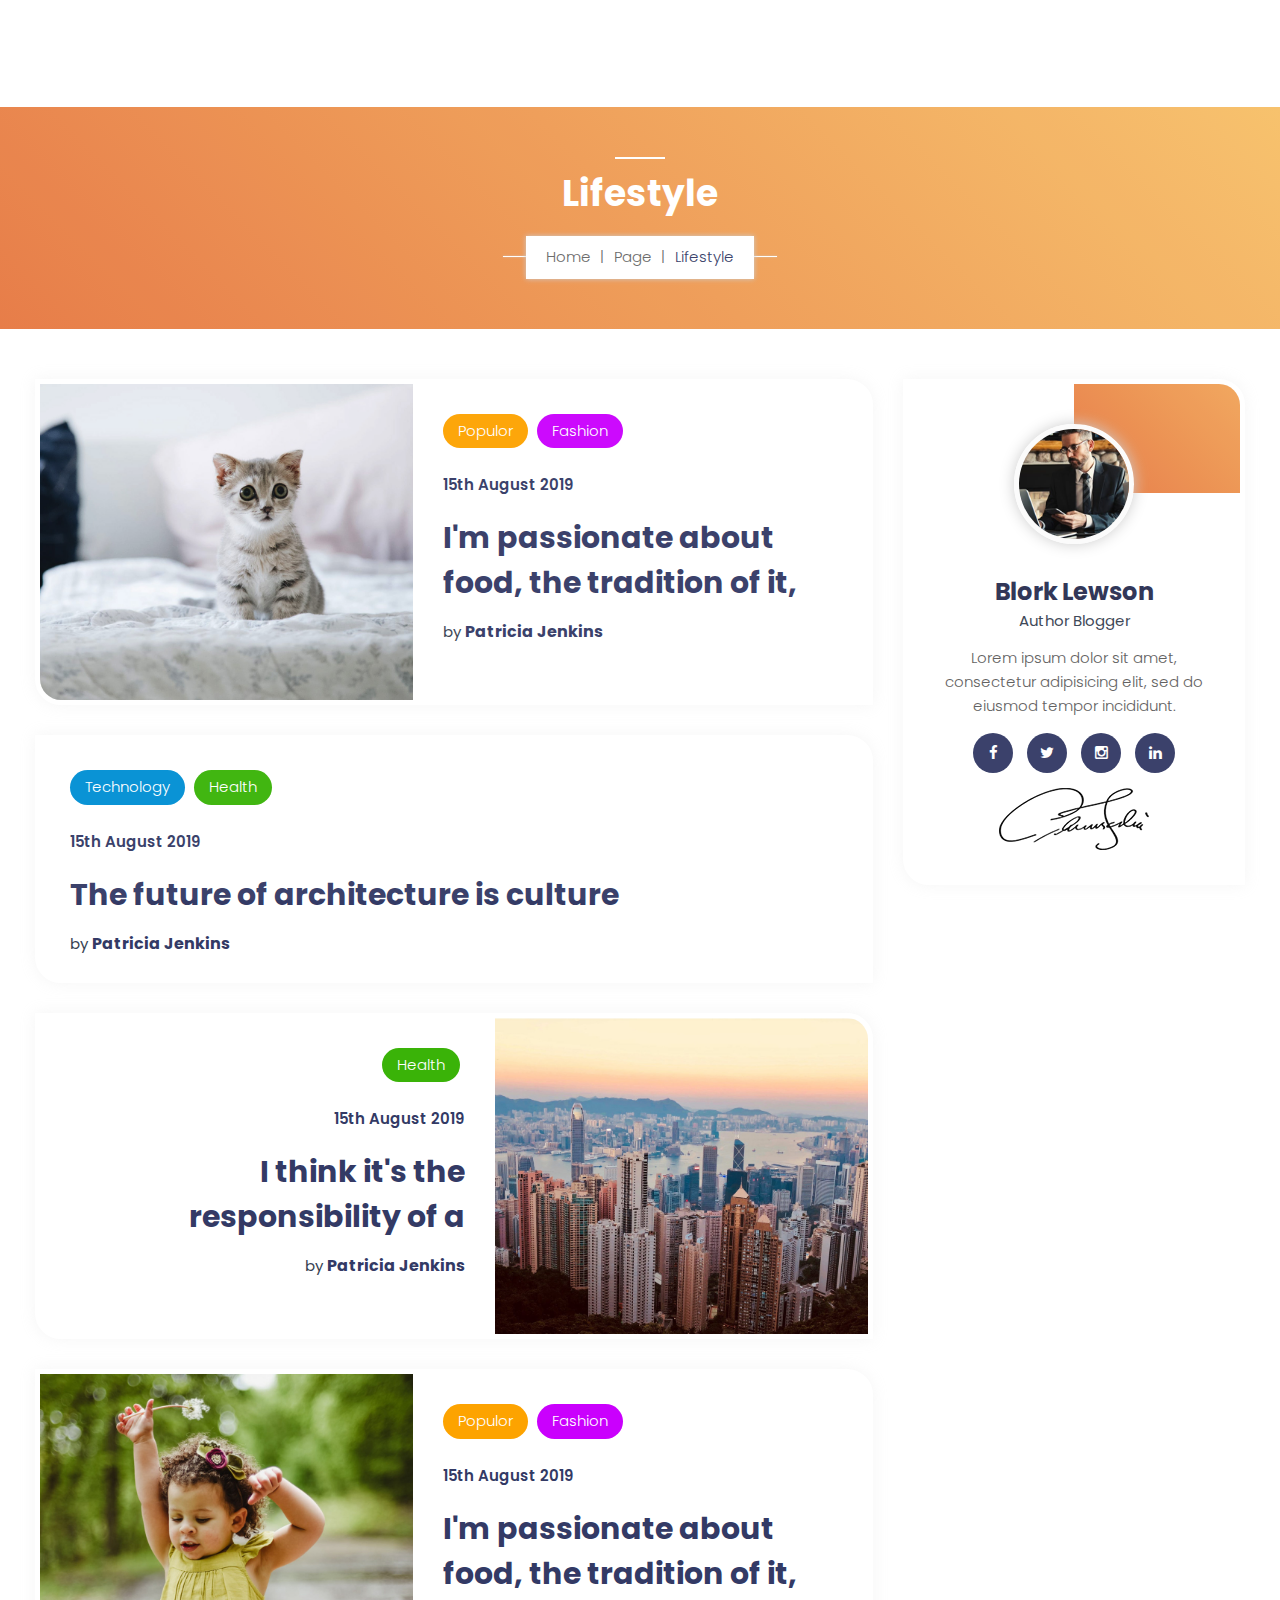
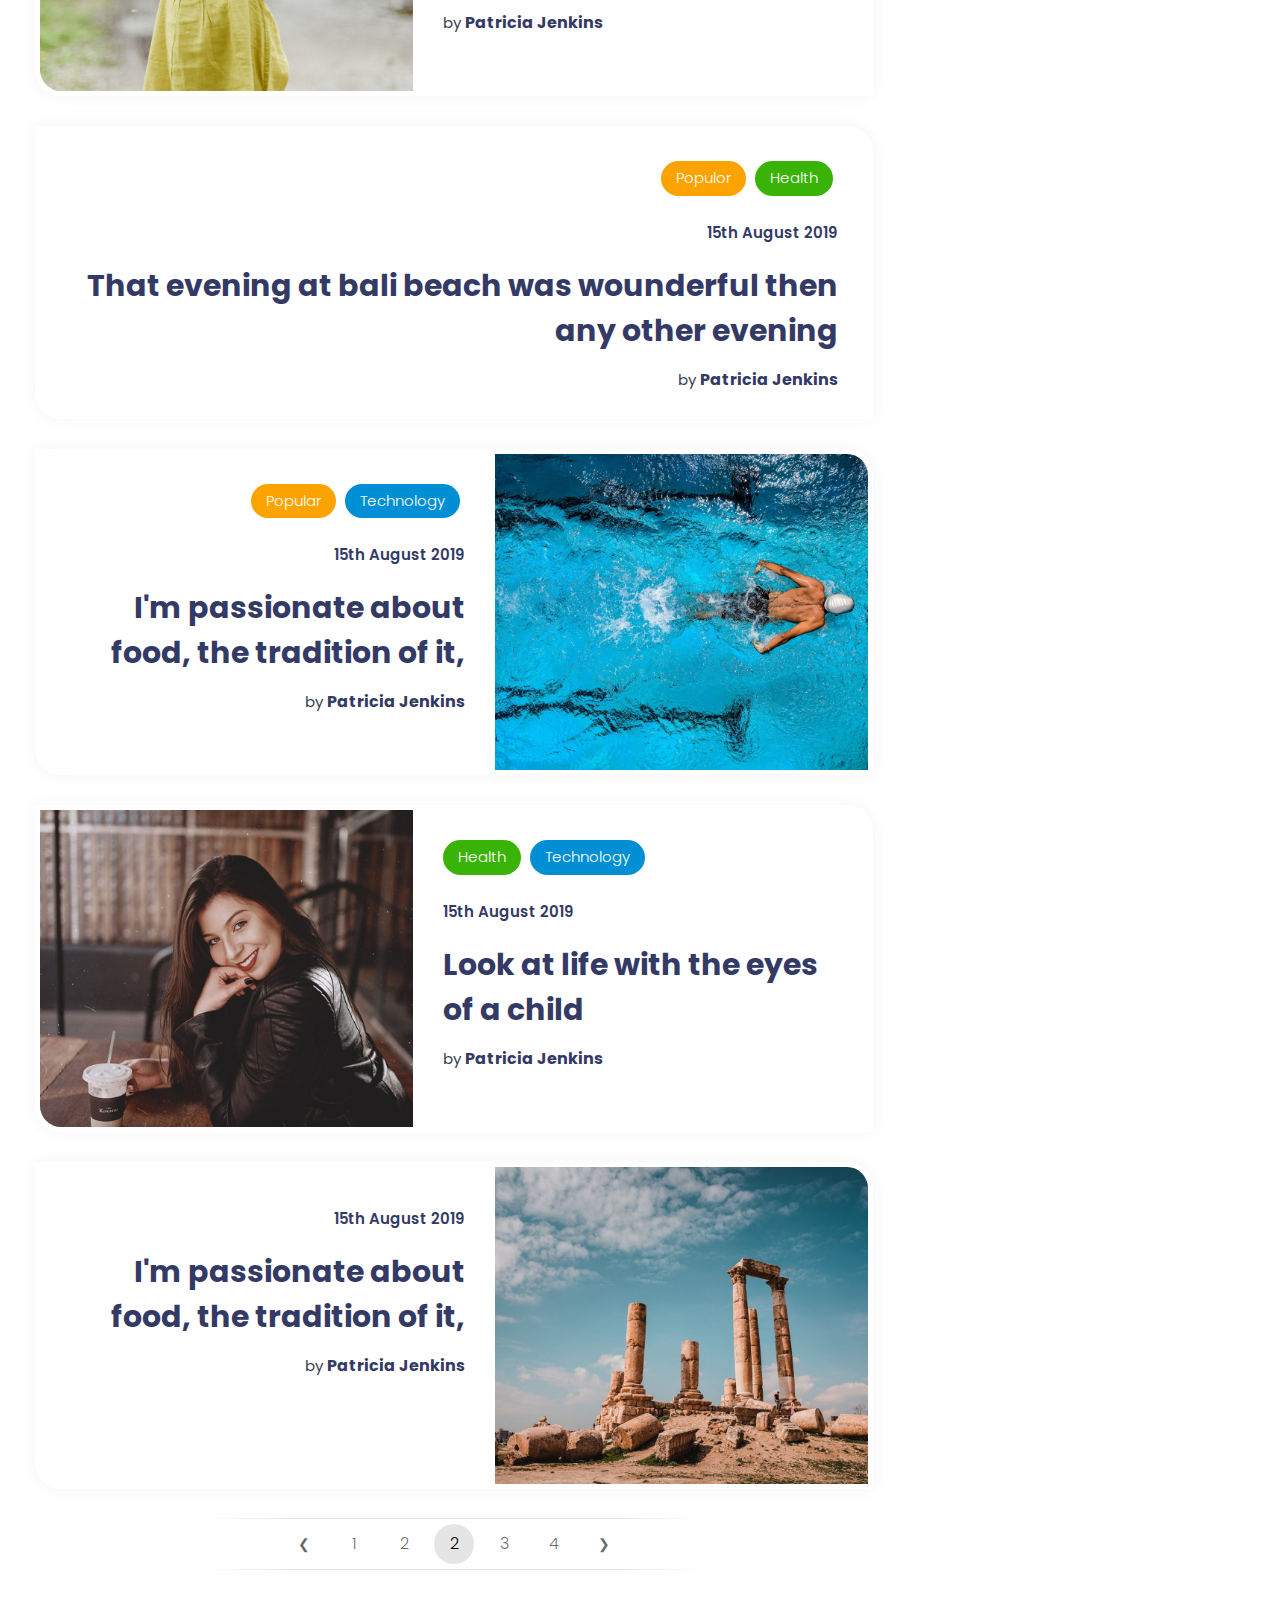
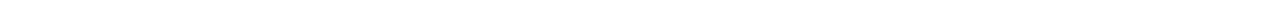
<file: category.html>
<!DOCTYPE html>
<html xmlns="http://www.w3.org/1999/xhtml" lang="zxx">


<!-- suchana/category.html  22 Nov 2019 04:16:26 GMT -->
<head>

    <meta charset="UTF-8">
    <meta name="viewport" content="width=device-width, initial-scale=1">
    <meta name="description" content="Suchana is an online blog, news & magazine dedicated to different categories html template">

    <title>Template</title>
    <!-- Favicon -->
    <link rel="shortcut icon" type="image/x-icon" href="images/favicon.png">

    <!-- Bootstrap core CSS -->
    <link href="css/bootstrap.min.css" rel="stylesheet" type="text/css">

    <!--Default CSS-->
    <link href="css/default.css" rel="stylesheet" type="text/css">

    <!--Custom CSS-->
    <link href="css/style.css" rel="stylesheet" type="text/css">

    <!--Plugin CSS-->
    <link href="css/plugin.css" rel="stylesheet" type="text/css">

    <!--Font Icons-->
    <link href="css/font-awesome.css" rel="stylesheet" type="text/css">
    <!--[if lt IE 9]> <script src="https://oss.maxcdn.com/html5shiv/3.7.2/html5shiv.min.js"></script> <script src="https://oss.maxcdn.com/respond/1.4.2/respond.min.js"></script><![endif]-->
</head>

<body class="home-1">
    <!--PRELOADER-->
    <div id="preloader">
        <div id="status"></div>
    </div>
    <!--*Header*-->
    <header id="inner-navigation">

        <!-- navbar start -->

        <!-- navbar end -->
    </header>
    <!--* End Header*-->

    <!-- Breadcrumb -->
    <section class="breadcrumb-outer text-center bg-orange">
        <div class="container">
            <div class="breadcrumb-content">
                <h2>Lifestyle</h2>
                <nav aria-label="breadcrumb">
                    <ul class="breadcrumb">
                        <li class="breadcrumb-item"><a href="#">Home</a></li>
                        <li class="breadcrumb-item"><a href="#">Page</a></li>
                        <li class="breadcrumb-item active" aria-current="page">Lifestyle</li>
                    </ul>
                </nav>
            </div>
        </div>
    </section>
    <!-- BreadCrumb Ends -->

    <!--* Blog*-->
    <section id="mt_blog" class="nomargin">
        <div class="container">
            <div class="row">
                <div class="col-md-9 width70">
                    <div class="blog_post_sec">
                        <div class="blog-post_wrapper">
                            <div class="blog-post-image">
                                <img src="images/blog-listing/blog_01.jpg" alt="image" class="img-responsive center-block post_img" />
                            </div>
                            <div class="post-content">
                                <div class="post-category">
                                    <ul>
                                        <li class="cat-yellow"><a href="#" class="white">Populor</a></li>
                                        <li class="cat-pink"><a href="#" class="white">Fashion</a></li>
                                    </ul>
                                </div>
                                <div class="post-date">
                                    <p><a href="#">15th August 2019</a></p>
                                </div>
                                <h2 class="entry-title">
                                    <a href="blog-details.html" class="">I'm passionate about food, the tradition of it, cooking it, sharing it</a>
                                </h2>
                                <div class="item-meta">
                                    <span>by</span>
                                    <a class="author-name" href="author.html">Patricia Jenkins</a>
                                </div>

                            </div>
                        </div>

                        <div class="blog-post_wrapper">
                            <div class="post-content post-blank">
                                <div class="post-category">
                                    <ul>
                                        <li class="cat-blue"><a href="#" class="white">Technology</a></li>
                                        <li class="cat-green"><a href="#" class="white">Health</a></li>
                                    </ul>
                                </div>
                                <div class="post-date">
                                    <p><a href="#">15th August 2019</a></p>
                                </div>
                                <h2 class="entry-title">
                                    <a href="blog-details.html" class="">The future of architecture is culture</a>
                                </h2>
                                <div class="item-meta">
                                    <span>by</span>
                                    <a class="author-name" href="author.html">Patricia Jenkins</a>
                                </div>
                            </div>
                        </div>

                        <div class="blog-post_wrapper">
                            <div class="post-content text-right">
                                <div class="post-category">
                                    <ul>
                                        <li class="cat-green"><a href="#" class="white">Health</a></li>
                                    </ul>
                                </div>
                                <div class="post-date">
                                    <p><a href="#">15th August 2019</a></p>
                                </div>
                                <h2 class="entry-title">
                                    <a href="blog-details.html" class="">I think it's the responsibility of a designer to try to break rules and barriers</a>
                                </h2>
                                <div class="item-meta">
                                    <span>by</span>
                                    <a class="author-name" href="author.html">Patricia Jenkins</a>
                                </div>
                            </div>
                            <div class="blog-post-image">
                                <img src="images/blog-listing/blog_02.jpg" alt="image" class="img-responsive center-block post_img" />
                            </div>
                        </div>

                        <div class="blog-post_wrapper">
                            <div class="blog-post-image">
                                <img src="images/blog-listing/blog_03.jpg" alt="image" class="img-responsive center-block post_img" />
                            </div>
                            <div class="post-content">
                                <div class="post-category">
                                    <ul>
                                        <li class="cat-yellow"><a href="#" class="white">Populor</a></li>
                                        <li class="cat-pink"><a href="#" class="white">Fashion</a></li>
                                    </ul>
                                </div>
                                <div class="post-date">
                                    <p><a href="#">15th August 2019</a></p>
                                </div>
                                <h2 class="entry-title">
                                    <a href="blog-details.html" class="">I'm passionate about food, the tradition of it, cooking it, sharing it</a>
                                </h2>
                                <div class="item-meta">
                                    <span>by</span>
                                    <a class="author-name" href="author.html">Patricia Jenkins</a>
                                </div>

                            </div>
                        </div>

                        <div class="blog-post_wrapper">
                            <div class="post-content post-blank text-right">
                                <div class="post-category">
                                    <ul>
                                        <li class="cat-yellow"><a href="#" class="white">Populor</a></li>
                                        <li class="cat-green"><a href="#" class="white">Health</a></li>
                                    </ul>
                                </div>
                                <div class="post-date">
                                    <p><a href="#">15th August 2019</a></p>
                                </div>
                                <h2 class="entry-title">
                                    <a href="blog-details.html" class="">That evening at bali beach was wounderful then any other evening</a>
                                </h2>
                                <div class="item-meta">
                                    <span>by</span>
                                    <a class="author-name" href="author.html">Patricia Jenkins</a>
                                </div>
                            </div>
                        </div>

                        <div class="blog-post_wrapper">
                            <div class="post-content text-right">
                                <div class="post-category">
                                    <ul>
                                        <li class="cat-yellow"><a href="#" class="white">Popular</a></li>
                                        <li class="cat-blue"><a href="#" class="white">Technology</a></li>
                                    </ul>
                                </div>
                                <div class="post-date">
                                    <p><a href="#">15th August 2019</a></p>
                                </div>
                                <h2 class="entry-title">
                                    <a href="blog-details.html" class="">I'm passionate about food, the tradition of it, cooking it, sharing it</a>
                                </h2>
                                <div class="item-meta">
                                    <span>by</span>
                                    <a class="author-name" href="author.html">Patricia Jenkins</a>
                                </div>
                            </div>
                            <div class="blog-post-image">
                                <img src="images/blog-listing/blog_05.jpg" alt="image" class="img-responsive center-block post_img" />
                            </div>
                        </div>

                        <div class="blog-post_wrapper">
                            <div class="blog-post-image">
                                <img src="images/blog-listing/blog_04.jpg" alt="image" class="img-responsive center-block post_img" />
                            </div>
                            <div class="post-content">
                                <div class="post-category">
                                    <ul>
                                        <li class="cat-green"><a href="#" class="white">Health</a></li>
                                        <li class="cat-blue"><a href="#" class="white">Technology</a></li>
                                    </ul>
                                </div>
                                <div class="post-date">
                                    <p><a href="#">15th August 2019</a></p>
                                </div>
                                <h2 class="entry-title">
                                    <a href="blog-details.html" class="">Look at life with the eyes of a child</a>
                                </h2>
                                <div class="item-meta">
                                    <span>by</span>
                                    <a class="author-name" href="author.html">Patricia Jenkins</a>
                                </div>
                            </div>
                        </div>

                        <div class="blog-post_wrapper">
                            <div class="post-content text-right">
                                <div class="post-date">
                                    <p><a href="#">15th August 2019</a></p>
                                </div>
                                <h2 class="entry-title">
                                    <a href="blog-details.html" class="">I'm passionate about food, the tradition of it, </a>
                                </h2>
                                <div class="item-meta">
                                    <span>by</span>
                                    <a class="author-name" href="author.html">Patricia Jenkins</a>
                                </div>
                            </div>
                            <div class="blog-post-image">
                                <img src="images/blog-listing/blog_06.jpg" alt="image" class="img-responsive center-block post_img" />
                            </div>
                        </div>

                        <div class="pagination__wrapper">
                          <ul class="pagination">
                            <li><button class="prev" title="previous page">&#10094;</button></li>
                            <li><button title="first page - page 1">1</button></li>
                            <li><button>2</button></li>
                            <li><button class="active" title="current page">2</button></li>
                            <li><button>3</button></li>
                            <li><button>4</button></li>
                            <li><button class="next" title="next page">&#10095;</button></li>
                          </ul>
                        </div>  
                    </div>
                </div>
                <div class="col-md-3 width30">
                    <div class="sidebar">

                        <!-- widget author -->
                        <div class="widget widget-author text-center">
                            <div class="widget-image">
                                <img src="images/blog/author.png" alt="...">
                            </div>
                            <div class="widget-author-content">
                                <div class="widget-author mar-bottom-15">
                                    <h3 class="mar-bottom-5">Blork Lewson</h3>
                                    <span class="author-profession">Author Blogger</span>
                                </div>
                                <p>Lorem ipsum dolor sit amet, consectetur adipisicing elit, sed do eiusmod tempor incididunt.</p>
                                <div class="follow_us mar-bottom-15">
                                    <ul class="social_icons">
                                        <li><a href="#"> <i class="fa fa-facebook"></i></a></li>
                                        <li><a href="#"><i class="fa fa-twitter"></i></a></li>
                                        <li><a href="#"><i class="fa fa-instagram"></i></a></li>
                                        <li><a href="#"><i class="fa fa-linkedin"></i></a></li>
                                    </ul>
                                </div>
                                <div class="widget-author-signature">
                                    <img src="images/blog/signature.png" alt="...">
                                </div>
                            </div>
                        </div>

                        <!-- widget category -->


                        <!-- widget popular post -->


                        <!-- widget tags -->

    </section>
    <!--* End Blog*-->



    <!--*Footer*-->

    <!--* End Footer*-->

    <!-- back to top -->
    <a id="back-to-top" href="#" class="btn btn-primary btn-lg back-to-top" role="button" title="" data-placement="left">
        <span class="fa fa-arrow-up"></span>
    </a>

    <!-- search popup -->
    <div id="search">
        <button type="button" class="close">×</button>
        <form>
            <input type="search" value="" placeholder="type keyword(s) here" />
            <button type="submit" class="btn btn-primary">Search</button>
        </form>
    </div>

    <!--*Scripts*-->
    <!-- Latest jquery --><script src="js/jquery-3.2.1.min.js"></script>
    <!-- Plugin Jquery --><script src="js/plugin.js"></script>
    <!-- custom nav jquery --><script src="js/custom-nav.js"></script>
    <!-- main default Jquery --><script src="js/main.js"></script>
</body>


<!-- suchana/category.html  22 Nov 2019 04:16:26 GMT -->
</html>
</file>
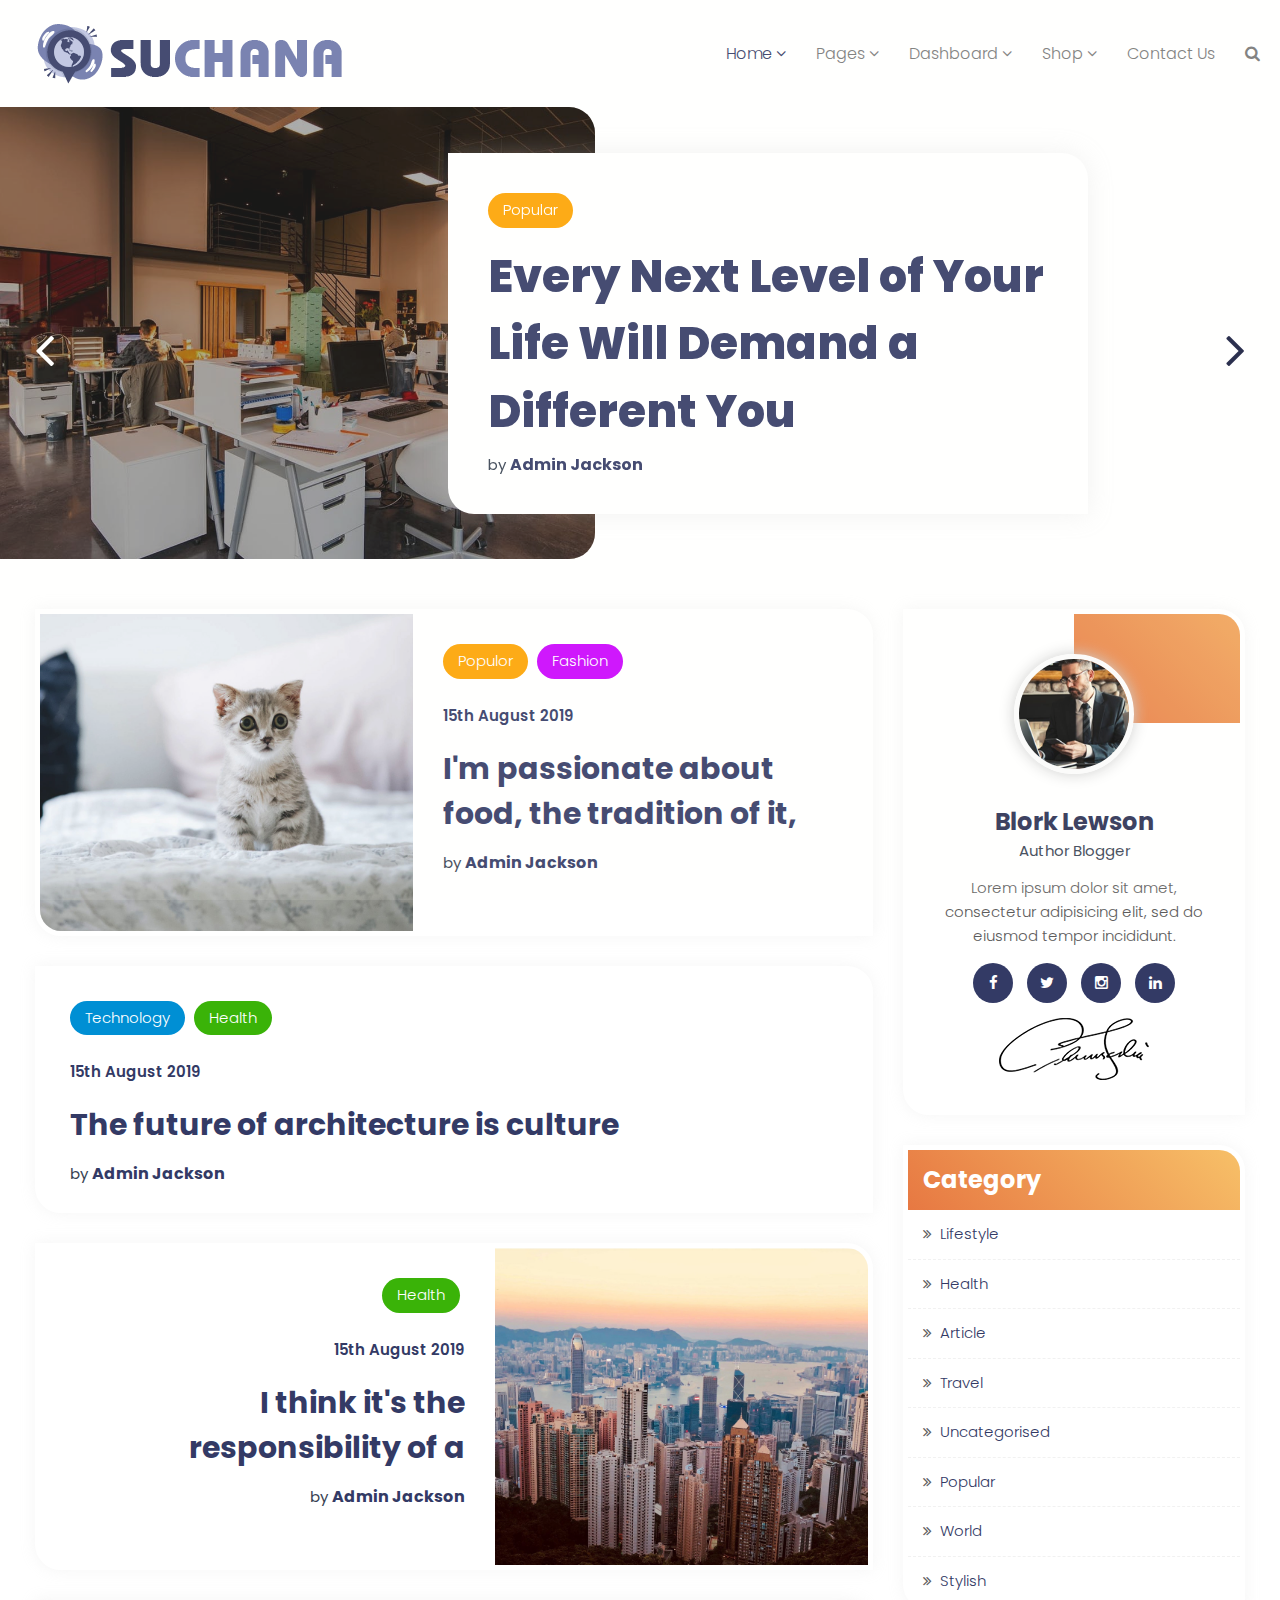
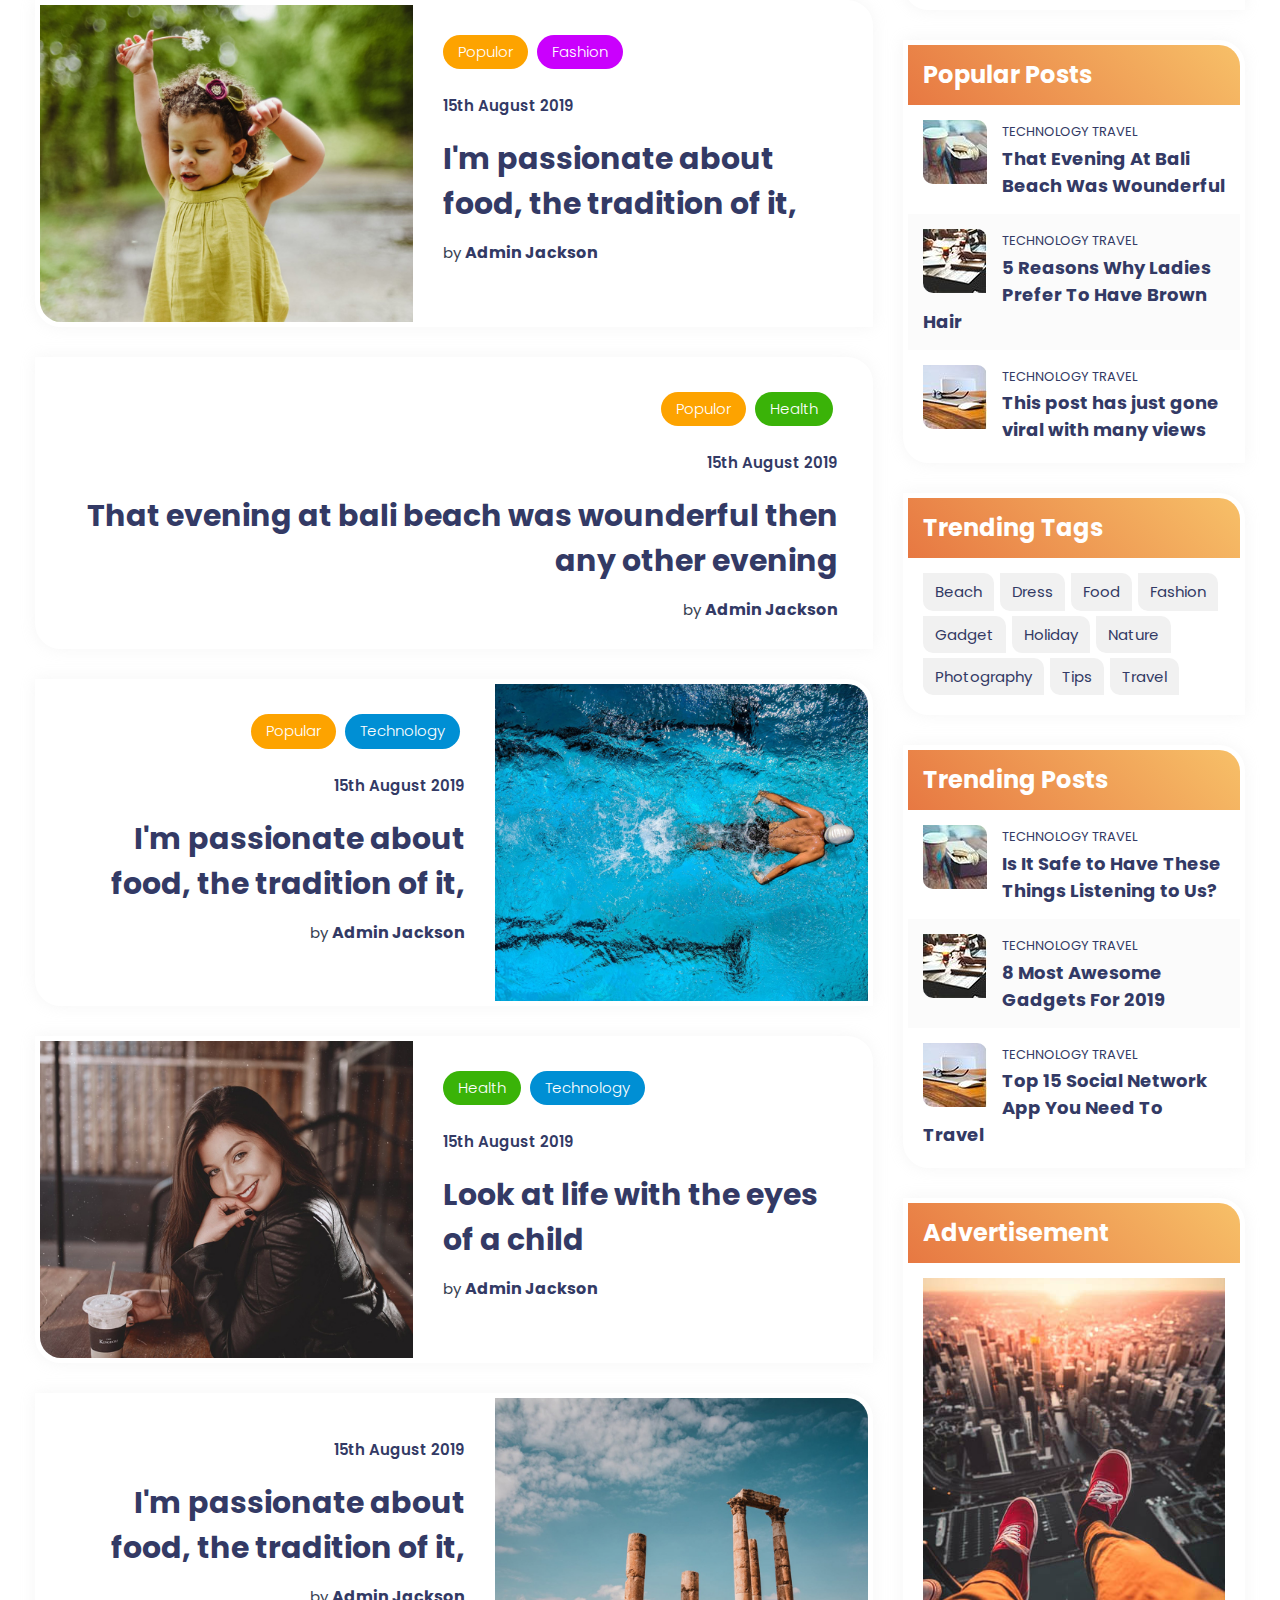
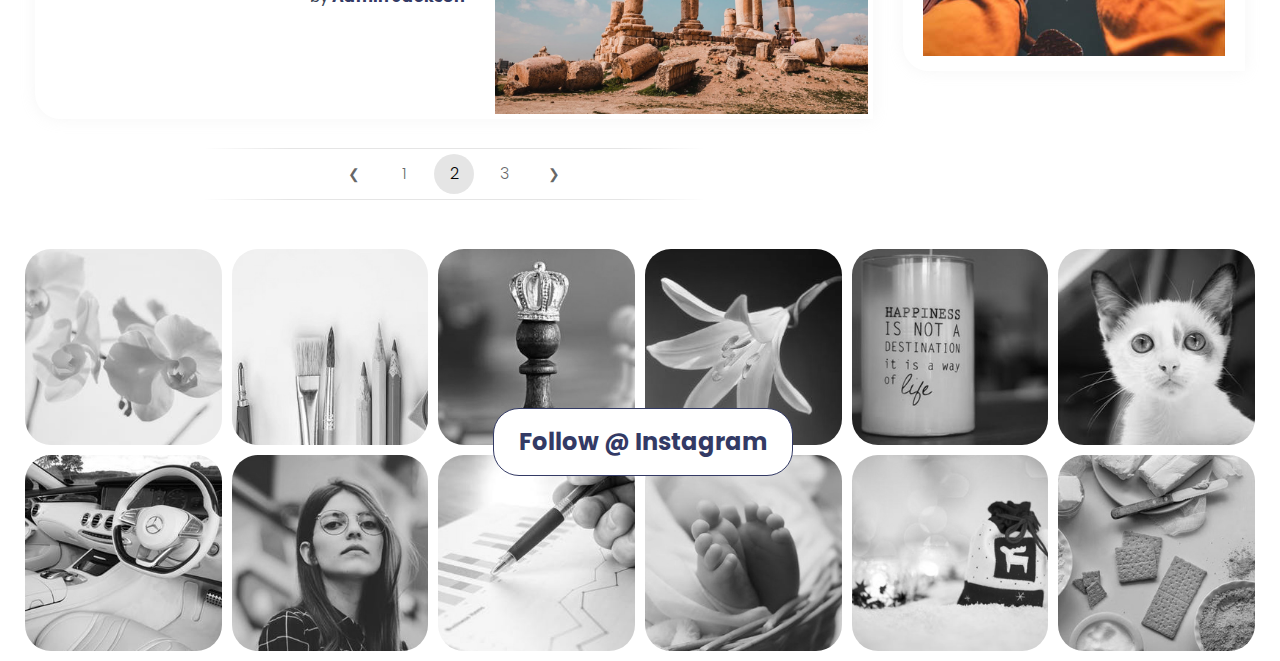
<file: index-1.html>
<!DOCTYPE html>
<html xmlns="http://www.w3.org/1999/xhtml" lang="zxx">


<!-- suchana/index-1.html  22 Nov 2019 04:08:49 GMT -->
<head>

    <meta charset="UTF-8">
    <meta name="viewport" content="width=device-width, initial-scale=1">
    <meta name="description" content="Suchana is an online blog, news & magazine dedicated to different categories html template">

    <title>Suchana - Blog, News & Magazine HTML Template</title>
    <!-- Favicon -->
    <link rel="shortcut icon" type="image/x-icon" href="images/favicon.png">

    <!-- Bootstrap core CSS -->
    <link href="css/bootstrap.min.css" rel="stylesheet" type="text/css">

    <!--Default CSS-->
    <link href="css/default.css" rel="stylesheet" type="text/css">

    <!--Custom CSS-->
    <link href="css/style.css" rel="stylesheet" type="text/css">

    <!--Plugin CSS-->
    <link href="css/plugin.css" rel="stylesheet" type="text/css">

    <!--Font Icons-->
    <link href="css/font-awesome.css" rel="stylesheet" type="text/css">
    <!--[if lt IE 9]> <script src="https://oss.maxcdn.com/html5shiv/3.7.2/html5shiv.min.js"></script> <script src="https://oss.maxcdn.com/respond/1.4.2/respond.min.js"></script><![endif]-->
</head>

<body class="home-1">
    <!--PRELOADER-->
    <div id="preloader">
        <div id="status"></div>
    </div>
    <!--*Header*-->
    <header id="inner-navigation">

        <!-- navbar start -->
        <nav class="navbar navbar-default navbar-fixed-top navbar-sticky-function navbar-arrow">

            <div class="container">

                <div class="logo pull-left">
                    <h1><a href="index.html"><img src="images/logo.png"></a></h1>
                </div>
                
                <div id="navbar" class="navbar-nav-wrapper text-center">
                    <ul class="nav navbar-nav navbar-right" id="responsive-menu">
                        <li class="active"><a href="#">Home <i class="fa fa-angle-down"></i></a>
                            <ul>
                                <li><a href="index.html">Home Default</a></li>
                                <li><a href="#">Home List View</a>
                                    <ul>
                                        <li><a href="index-1.html">Home RightSidebar</a></li>
                                        <li><a href="index-2.html">Home Fullwidth</a></li>
                                        <li><a href="index-3.html">Home LeftSidebar</a></li> 
                                    </ul>
                                </li> 
                                <li><a href="#">Home Grid View</a>
                                    <ul>
                                        <li><a href="index-4.html">Home RightSidebar</a></li>
                                        <li><a href="index-5.html">Home Fullwidth</a></li>
                                        <li><a href="index-6.html">Home LeftSidebar</a></li> 
                                    </ul>
                                </li>
                                <li><a href="mag.html">Magazine</a>
                                    <ul>
                                        <li><a href="mag.html">Default Magazine</a></li>
                                        <li><a href="mag-food.html">Food Magazine</a></li>
                                        <li><a href="mag-fashion.html">Fashion Magazine</a></li>
                                        <li><a href="mag-travel.html">Travel Magazine</a></li> 
                                        <li><a href="mag-tech.html">Tech Magazine</a></li> 
                                        <li><a href="mag-photo.html">Photography Magazine</a></li>
                                        <li><a href="mag-fitness.html">Fitness Magazine</a></li>
                                        <li><a href="mag-sports.html">Sports Magazine</a></li>
                                    </ul>
                                </li>          
                            </ul>
                        </li>

                        <li><a href="#">Pages <i class="fa fa-angle-down"></i></a>
                            <ul>
                                <li><a href="about-us.html">About Us</a></li>
                                <li><a href="error.html">Error Page</a></li>
                                <li><a href="#">Detail Page</a>
                                    <ul>
                                        <li><a href="blog-details.html">Detail 1</a></li>
                                        <li><a href="blog-details1.html">Detail 2</a></li>
                                    </ul>
                                </li>
                                <li><a href="author.html">Author Page</a></li>
                                <li><a href="#">Category</a>
                                    <ul>
                                        <li><a href="category.html">Category Lists</a></li>
                                        <li><a href="category-detail.html">Category Detail</a></li>
                                    </ul>
                                </li>
                                <li><a href="#">Tags</a>
                                    <ul>
                                        <li><a href="tag.html">Tag Lists</a></li>
                                        <li><a href="tag-detail.html">Tag Detail</a></li>
                                    </ul>
                                </li>
                                <li><a href="faq.html">Faq</a></li>
                                <li><a href="coming-soon.html">Coming Soon</a></li>
                            </ul>
                        </li> 

                        <li>
                            <a href="#">Dashboard  <i class="fa fa-angle-down"></i></a>
                            <ul>
                                <li><a href="dashboard.html">Dashboard</a></li>
                                <li><a href="dashboard-my-profile.html">Dashboard Profile</a></li>
                                <li><a href="dashboard-booking.html">Dashboard Bookings</a></li>
                                <li><a href="dashboard-history.html">Dashboard History</a></li>
                                <li><a href="dashboard-list.html">Dashboard Listing</a></li>
                                <li><a href="dashboard-addtour.html">Dashboard Add Tour</a></li>
                                <li><a href="dashboard-reviews.html">Dashboard Reviews</a></li>
                            </ul>
                        </li>   
                        
                        <li><a href="shop.html">Shop <i class="fa fa-angle-down"></i></a>
                            <ul>
                                <li><a href="shop.html">Shop List</a></li>
                                <li><a href="shop-detail.html">Shop Detail</a></li>
                                <li><a href="cart.html">Cart</a></li>
                                <li><a href="checkout.html">Checkout</a></li>
                                <li><a href="login.html">Login Page</a></li>
                                <li><a href="forgot-password.html">Forgot Password</a></li>
                            </ul>
                        </li>
                        <li><a href="contact-us.html">Contact Us</a></li>
                        <li><a href="#search" class="mt_search"><i class="fa fa-search"></i></a></li>
                    </ul>
                </div><!--/.nav-collapse -->
            </div>
            
            <div id="slicknav-mobile"></div>
        </nav>
        <!-- navbar end -->
    </header>
    <!--* End Header*-->


    <!-- Slider -->
    <section id="mt_banner">
        <div class="swiper-container">
            <div class="swiper-wrapper">
                <div class="swiper-slide">
                    <div class="slide-inner" style="background-image:url(images/slider/bg2.jpg)"></div>
                    <div class="banner_caption_text">
                        <div class="post-category">
                            <ul>
                                <li class="cat-yellow"><a href="#" class="white">Popular</a></li>
                            </ul>
                        </div>
                        <h1><a href="#">Every Next Level of Your Life Will Demand a Different You</a></h1>
                        <div class="item-meta">
                            <span>by</span>
                            <a href="author.html">Admin Jackson</a>
                        </div>
                    </div>
                </div>
                <div class="swiper-slide">
                    <div class="slide-inner" style="background-image:url(images/slider/bg1.jpg)"></div>
                    <div class="banner_caption_text">
                        <div class="post-category">
                            <ul>
                                <li class="cat-blue"><a href="#" class="white">Technology</a></li>
                            </ul>
                        </div>
                        <h1><a href="#">The creation of beauty is art to break rules and barriers</a></h1>
                        <div class="item-meta">
                            <span>by</span>
                            <a href="author.html">Admin Jackson</a>
                        </div>
                    </div>
                </div>
                <div class="swiper-slide">
                    <div class="slide-inner" style="background-image:url(images/slider/bg3.jpg)"></div>
                    <div class="banner_caption_text">
                        <div class="post-category">
                            <ul>
                                <li class="cat-blue"><a href="#" class="white">Technology</a></li>
                                <li class="cat-yellow"><a href="#" class="white">Popular</a></li>
                            </ul>
                        </div>
                        <h1><a href="#">Get Scary With This Vegan Spooky Spider Crackle Cake!</a></h1>
                        <div class="item-meta">
                            <span>by</span>
                            <a href="author.html">Admin Jackson</a>
                        </div>
                    </div>
                </div>
            </div>
            <div class="swiper-button-next swiper-button-white"></div>
            <div class="swiper-button-prev swiper-button-white"></div>
        </div>
    </section>
    <!-- End Slider -->

    <!--* Blog*-->
    <section id="mt_blog" class="">
        <div class="container">
            <div class="row">
                <div class="col-md-9 col-sm-12 width70">
                    <div class="blog_post_sec">
                        <div class="blog-post_wrapper">
                            <div class="blog-post-image">
                                <img src="images/blog-listing/blog_01.jpg" alt="image" class="img-responsive center-block post_img" />
                            </div>
                            <div class="post-content">
                                <div class="post-category">
                                    <ul>
                                        <li class="cat-yellow"><a href="#" class="white">Populor</a></li>
                                        <li class="cat-pink"><a href="#" class="white">Fashion</a></li>
                                    </ul>
                                </div>
                                <div class="post-date">
                                    <p><a href="#">15th August 2019</a></p>
                                </div>
                                <h2 class="entry-title">
                                    <a href="blog-details.html" class="">I'm passionate about food, the tradition of it, cooking it, sharing it</a>
                                </h2>
                                <div class="item-meta">
                                    <span>by</span>
                                    <a class="author-name" href="author.html">Admin Jackson</a>
                                </div>

                            </div>
                        </div>

                        <div class="blog-post_wrapper">
                            <div class="post-content post-blank">
                                <div class="post-category">
                                    <ul>
                                        <li class="cat-blue"><a href="#" class="white">Technology</a></li>
                                        <li class="cat-green"><a href="#" class="white">Health</a></li>
                                    </ul>
                                </div>
                                <div class="post-date">
                                    <p><a href="#">15th August 2019</a></p>
                                </div>
                                <h2 class="entry-title">
                                    <a href="blog-details.html" class="">The future of architecture is culture</a>
                                </h2>
                                <div class="item-meta">
                                    <span>by</span>
                                    <a class="author-name" href="author.html">Admin Jackson</a>
                                </div>
                            </div>
                        </div>

                        <div class="blog-post_wrapper">
                            <div class="post-content text-right">
                                <div class="post-category">
                                    <ul>
                                        <li class="cat-green"><a href="#" class="white">Health</a></li>
                                    </ul>
                                </div>
                                <div class="post-date">
                                    <p><a href="#">15th August 2019</a></p>
                                </div>
                                <h2 class="entry-title">
                                    <a href="blog-details.html" class="">I think it's the responsibility of a designer to try to break rules and barriers</a>
                                </h2>
                                <div class="item-meta">
                                    <span>by</span>
                                    <a class="author-name" href="author.html">Admin Jackson</a>
                                </div>
                            </div>
                            <div class="blog-post-image">
                                <img src="images/blog-listing/blog_02.jpg" alt="image" class="img-responsive center-block post_img" />
                            </div>
                        </div>

                        <div class="blog-post_wrapper">
                            <div class="blog-post-image">
                                <img src="images/blog-listing/blog_03.jpg" alt="image" class="img-responsive center-block post_img" />
                            </div>
                            <div class="post-content">
                                <div class="post-category">
                                    <ul>
                                        <li class="cat-yellow"><a href="#" class="white">Populor</a></li>
                                        <li class="cat-pink"><a href="#" class="white">Fashion</a></li>
                                    </ul>
                                </div>
                                <div class="post-date">
                                    <p><a href="#">15th August 2019</a></p>
                                </div>
                                <h2 class="entry-title">
                                    <a href="blog-details.html" class="">I'm passionate about food, the tradition of it, cooking it, sharing it</a>
                                </h2>
                                <div class="item-meta">
                                    <span>by</span>
                                    <a class="author-name" href="author.html">Admin Jackson</a>
                                </div>

                            </div>
                        </div>

                        <div class="blog-post_wrapper">
                            <div class="post-content post-blank text-right">
                                <div class="post-category">
                                    <ul>
                                        <li class="cat-yellow"><a href="#" class="white">Populor</a></li>
                                        <li class="cat-green"><a href="#" class="white">Health</a></li>
                                    </ul>
                                </div>
                                <div class="post-date">
                                    <p><a href="#">15th August 2019</a></p>
                                </div>
                                <h2 class="entry-title">
                                    <a href="blog-details.html" class="">That evening at bali beach was wounderful then any other evening</a>
                                </h2>
                                <div class="item-meta">
                                    <span>by</span>
                                    <a class="author-name" href="author.html">Admin Jackson</a>
                                </div>
                            </div>
                        </div>

                        <div class="blog-post_wrapper">
                            <div class="post-content text-right">
                                <div class="post-category">
                                    <ul>
                                        <li class="cat-yellow"><a href="#" class="white">Popular</a></li>
                                        <li class="cat-blue"><a href="#" class="white">Technology</a></li>
                                    </ul>
                                </div>
                                <div class="post-date">
                                    <p><a href="#">15th August 2019</a></p>
                                </div>
                                <h2 class="entry-title">
                                    <a href="blog-details.html" class="">I'm passionate about food, the tradition of it, cooking it, sharing it</a>
                                </h2>
                                <div class="item-meta">
                                    <span>by</span>
                                    <a class="author-name" href="author.html">Admin Jackson</a>
                                </div>
                            </div>
                            <div class="blog-post-image">
                                <img src="images/blog-listing/blog_05.jpg" alt="image" class="img-responsive center-block post_img" />
                            </div>
                        </div>

                        <div class="blog-post_wrapper">
                            <div class="blog-post-image">
                                <img src="images/blog-listing/blog_04.jpg" alt="image" class="img-responsive center-block post_img" />
                            </div>
                            <div class="post-content">
                                <div class="post-category">
                                    <ul>
                                        <li class="cat-green"><a href="#" class="white">Health</a></li>
                                        <li class="cat-blue"><a href="#" class="white">Technology</a></li>
                                    </ul>
                                </div>
                                <div class="post-date">
                                    <p><a href="#">15th August 2019</a></p>
                                </div>
                                <h2 class="entry-title">
                                    <a href="blog-details.html" class="">Look at life with the eyes of a child</a>
                                </h2>
                                <div class="item-meta">
                                    <span>by</span>
                                    <a class="author-name" href="author.html">Admin Jackson</a>
                                </div>
                            </div>
                        </div>

                        <div class="blog-post_wrapper">
                            <div class="post-content text-right">
                                <div class="post-date">
                                    <p><a href="#">15th August 2019</a></p>
                                </div>
                                <h2 class="entry-title">
                                    <a href="blog-details.html" class="">I'm passionate about food, the tradition of it, </a>
                                </h2>
                                <div class="item-meta">
                                    <span>by</span>
                                    <a class="author-name" href="author.html">Admin Jackson</a>
                                </div>
                            </div>
                            <div class="blog-post-image">
                                <img src="images/blog-listing/blog_06.jpg" alt="image" class="img-responsive center-block post_img" />
                            </div>
                        </div>

                        <div class="pagination__wrapper">
                          <ul class="pagination">
                            <li><button class="prev" title="previous page">&#10094;</button></li>
                            <li><button title="first page - page 1">1</button></li>
                            <li><button class="active" title="current page">2</button></li>
                            <li><button>3</button></li>
                            <li><button class="next" title="next page">&#10095;</button></li>
                          </ul>
                        </div>  
                    </div>
                </div>
                <div class="col-md-3 col-sm-12 width30">
                    <div class="sidebar">

                        <!-- widget author -->
                        <div class="widget widget-author text-center">
                            <div class="widget-image">
                                <img src="images/blog/author.png" alt="...">
                            </div>
                            <div class="widget-author-content">
                                <div class="widget-author mar-bottom-15">
                                    <h3 class="mar-bottom-5">Blork Lewson</h3>
                                    <span class="author-profession">Author Blogger</span>
                                </div>
                                <p>Lorem ipsum dolor sit amet, consectetur adipisicing elit, sed do eiusmod tempor incididunt.</p>
                                <div class="follow_us mar-bottom-15">
                                    <ul class="social_icons">
                                        <li><a href="#"> <i class="fa fa-facebook"></i></a></li>
                                        <li><a href="#"><i class="fa fa-twitter"></i></a></li>
                                        <li><a href="#"><i class="fa fa-instagram"></i></a></li>
                                        <li><a href="#"><i class="fa fa-linkedin"></i></a></li>
                                    </ul>
                                </div>
                                <div class="widget-author-signature">
                                    <img src="images/blog/signature.png" alt="...">
                                </div>
                            </div>
                        </div>

                        <!-- widget category -->
                        <div class="widget widget-category">
                            <div class="widget-content">
                                <div class="widget-title">
                                    <h3 class="white">Category</h3>
                                </div>
                                <div class="widget-category-main">
                                    <ul class="widget-category-list">
                                        <li><a href="#">Lifestyle</a></li>
                                        <li><a href="#">Health</a></li>
                                        <li><a href="#">Article</a></li>
                                        <li><a href="#">Travel</a></li>
                                        <li><a href="#">Uncategorised</a></li>
                                        <li><a href="#">Popular</a></li>
                                        <li><a href="#">World</a></li>
                                        <li><a href="#">Stylish</a></li>
                                    </ul>
                                </div>
                            </div>
                        </div>

                        <!-- widget popular post -->
                        <div class="widget widget-popular-post">
                            <div class="widget-content">
                                <div class="widget-title">
                                    <h3 class="white">Popular Posts</h3>
                                </div>
                                <div class="widget-popular-post-main">
                                    <div class="widget-posts">
                                        <div class="post-thumb">
                                            <img src="images/blog/r-post-1.jpg" alt=".....">
                                        </div>
                                        <div class="post-title">
                                            <div class="widget-cats">
                                                <a href="#">Technology</a>
                                                <a href="#">Travel</a>
                                            </div>
                                            <h4><a href="#">That Evening At Bali Beach Was Wounderful</a></h4>
                                        </div>
                                    </div>

                                    <div class="widget-posts">
                                        <div class="post-thumb">
                                            <img src="images/blog/r-post-2.jpg" alt=".....">
                                        </div>
                                        <div class="post-title">
                                            <div class="widget-cats">
                                                <a href="#">Technology</a>
                                                <a href="#">Travel</a>
                                            </div>
                                            <h4><a href="#">5 Reasons Why Ladies Prefer To Have Brown Hair</a></h4>
                                        </div>
                                    </div>

                                    <div class="widget-posts">
                                        <div class="post-thumb">
                                            <img src="images/blog/r-post-3.jpg" alt=".....">
                                        </div>
                                        <div class="post-title">
                                            <div class="widget-cats">
                                                <a href="#">Technology</a>
                                                <a href="#">Travel</a>
                                            </div>
                                            <h4><a href="#">This post has just gone viral with many views</a></h4>
                                        </div>
                                    </div>
                                </div>
                            </div>
                        </div>

                        <!-- widget tags -->
                        <div class="widget widget-tags">
                            <div class="widget-content">
                                <div class="widget-title">
                                    <h3 class="white">Trending Tags</h3>
                                </div>    
                                <div class="widget-tags-main">
                                    <a href="#" class="" >Beach</a>
                                    <a href="#" class="" >Dress</a>
                                    <a href="#" class="" >Food</a>
                                    <a href="#" class="" >Fashion</a>
                                    <a href="#" class="" >Gadget</a>
                                    <a href="#" class="" >Holiday</a>
                                    <a href="#" class="" >Nature</a>
                                    <a href="#" class="" >Photography</a>
                                    <a href="#" class="" >Tips</a>
                                    <a href="#" class="" >Travel</a>
                                </div>
                            </div>
                        </div>
                        <!-- widget popular post -->
                        <div class="widget widget-popular-post">
                            <div class="widget-content">
                                <div class="widget-title">
                                    <h3 class="white">Trending Posts</h3>
                                </div>
                                <div class="widget-popular-post-main">
                                    <div class="widget-posts">
                                        <div class="post-thumb">
                                            <img src="images/blog/r-post-1.jpg" alt=".....">
                                        </div>
                                        <div class="post-title">
                                            <div class="widget-cats">
                                                <a href="#">Technology</a>
                                                <a href="#">Travel</a>
                                            </div>
                                            <h4><a href="#">Is It Safe to Have These Things Listening to Us?</a></h4>
                                        </div>
                                    </div>

                                    <div class="widget-posts">
                                        <div class="post-thumb">
                                            <img src="images/blog/r-post-2.jpg" alt=".....">
                                        </div>
                                        <div class="post-title">
                                            <div class="widget-cats">
                                                <a href="#">Technology</a>
                                                <a href="#">Travel</a>
                                            </div>
                                            <h4><a href="#">8 Most Awesome Gadgets For 2019</a></h4>
                                        </div>
                                    </div>

                                    <div class="widget-posts">
                                        <div class="post-thumb">
                                            <img src="images/blog/r-post-3.jpg" alt=".....">
                                        </div>
                                        <div class="post-title">
                                            <div class="widget-cats">
                                                <a href="#">Technology</a>
                                                <a href="#">Travel</a>
                                            </div>
                                            <h4><a href="#">Top 15 Social Network App You Need To Travel</a></h4>
                                        </div>
                                    </div>
                                </div>
                            </div>
                        </div>

                        <div class="widget widget-advertisement">
                            <div class="widget-content">
                                <div class="widget-title">
                                    <h3 class="white">Advertisement</h3>
                                </div>  
                                <div class="widget-ads-image text-center">
                                    <img src="images/blog-listing/blog_07.jpg" alt="ads">
                                </div>
                            </div>
                        </div>
                    </div>
                </div>    
            </div>    
        </div>
    </section>
    <!--* End Blog*-->

    <div class="mt_instagram">
        <div class="container">
            <div class="row">
                <div class="col-sm-2 col-xs-6"><a href="#"><img src="images/insta/insta_01.jpg" alt="Image"></a></div>
                <div class="col-sm-2 col-xs-6"><a href="#"><img src="images/insta/insta_02.jpg" alt="Image"></a></div>
                <div class="col-sm-2 col-xs-6"><a href="#"><img src="images/insta/insta_03.jpg" alt="Image"></a></div>
                <div class="col-sm-2 col-xs-6"><a href="#"><img src="images/insta/insta_04.jpg" alt="Image"></a></div>
                <div class="col-sm-2 col-xs-6"><a href="#"><img src="images/insta/insta_05.jpg" alt="Image"></a></div>
                <div class="col-sm-2 col-xs-6"><a href="#"><img src="images/insta/insta_06.jpg" alt="Image"></a></div>
                <div class="col-sm-2 col-xs-6"><a href="#"><img src="images/insta/insta_07.jpg" alt="Image"></a></div>
                <div class="col-sm-2 col-xs-6"><a href="#"><img src="images/insta/insta_08.jpg" alt="Image"></a></div>
                <div class="col-sm-2 col-xs-6"><a href="#"><img src="images/insta/insta_09.jpg" alt="Image"></a></div>
                <div class="col-sm-2 col-xs-6"><a href="#"><img src="images/insta/insta_10.jpg" alt="Image"></a></div>
                <div class="col-sm-2 col-xs-6"><a href="#"><img src="images/insta/insta_11.jpg" alt="Image"></a></div>
                <div class="col-sm-2 col-xs-6"><a href="#"><img src="images/insta/insta_12.jpg" alt="Image"></a></div>
            </div>
            <div class="sectio-title">
                <h3 class="mar-0"><a href="#">Follow @ Instagram</a></h3>
            </div>
        </div> 
    </div>



    <!--*Scripts*-->
    <!-- Latest jquery --><script src="js/jquery-3.2.1.min.js"></script>
    <!-- Plugin Jquery --><script src="js/plugin.js"></script>
    <!-- custom nav jquery --><script src="js/custom-nav.js"></script>
    <!-- main default Jquery --><script src="js/main.js"></script>
</body>


<!-- suchana/index-1.html  22 Nov 2019 04:10:47 GMT -->
</html>
</file>
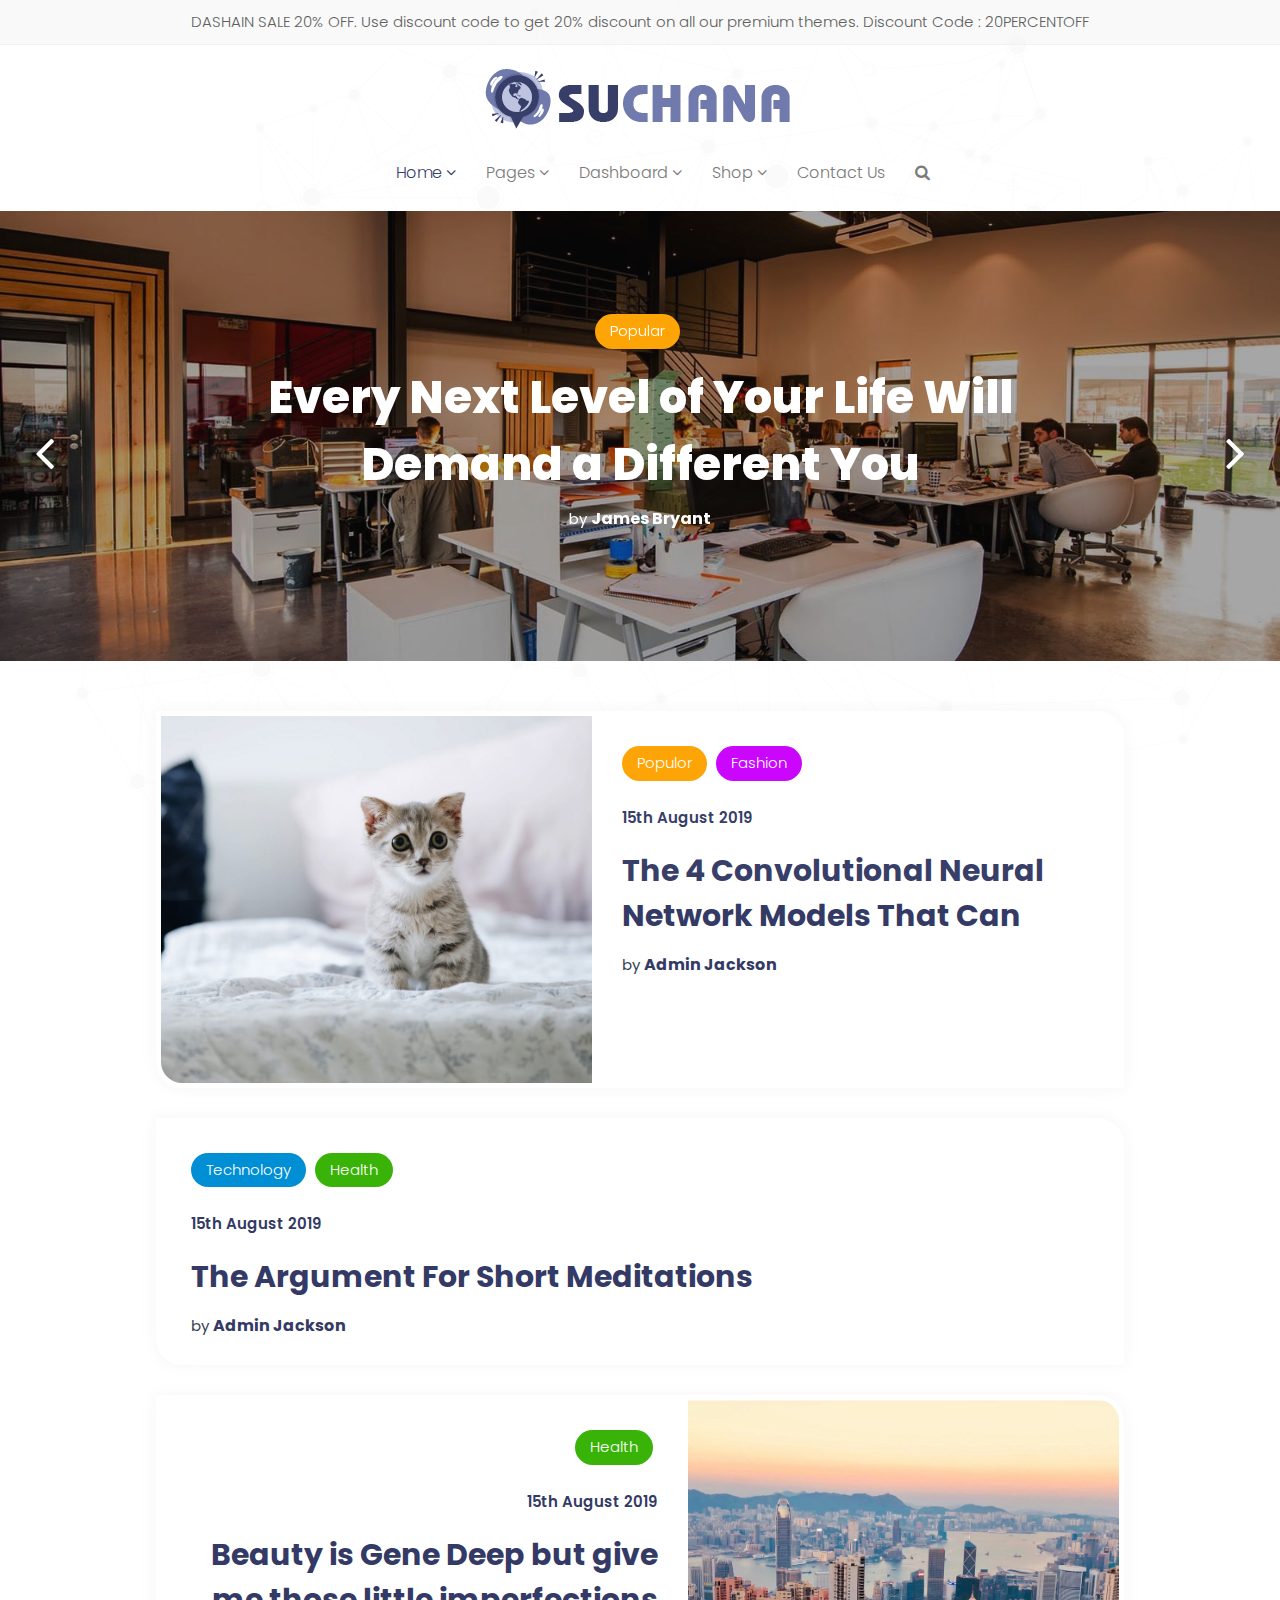
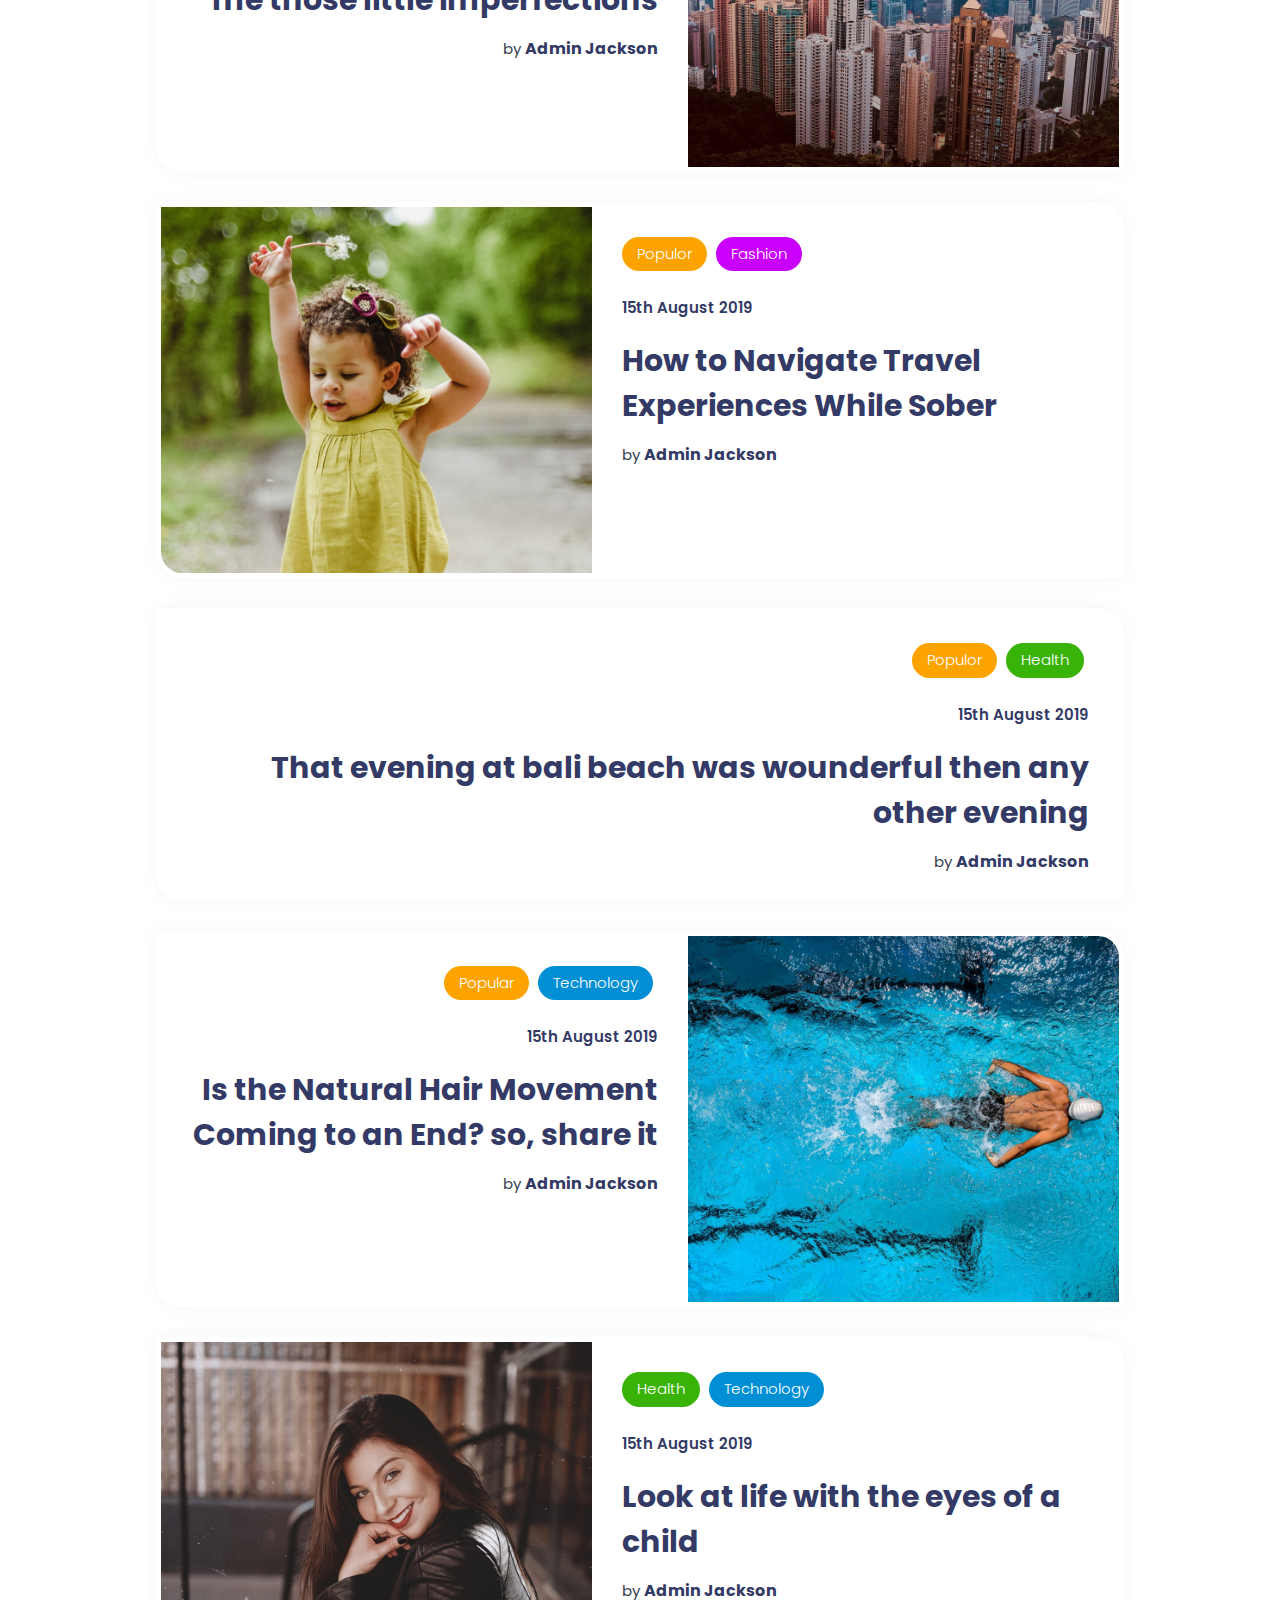
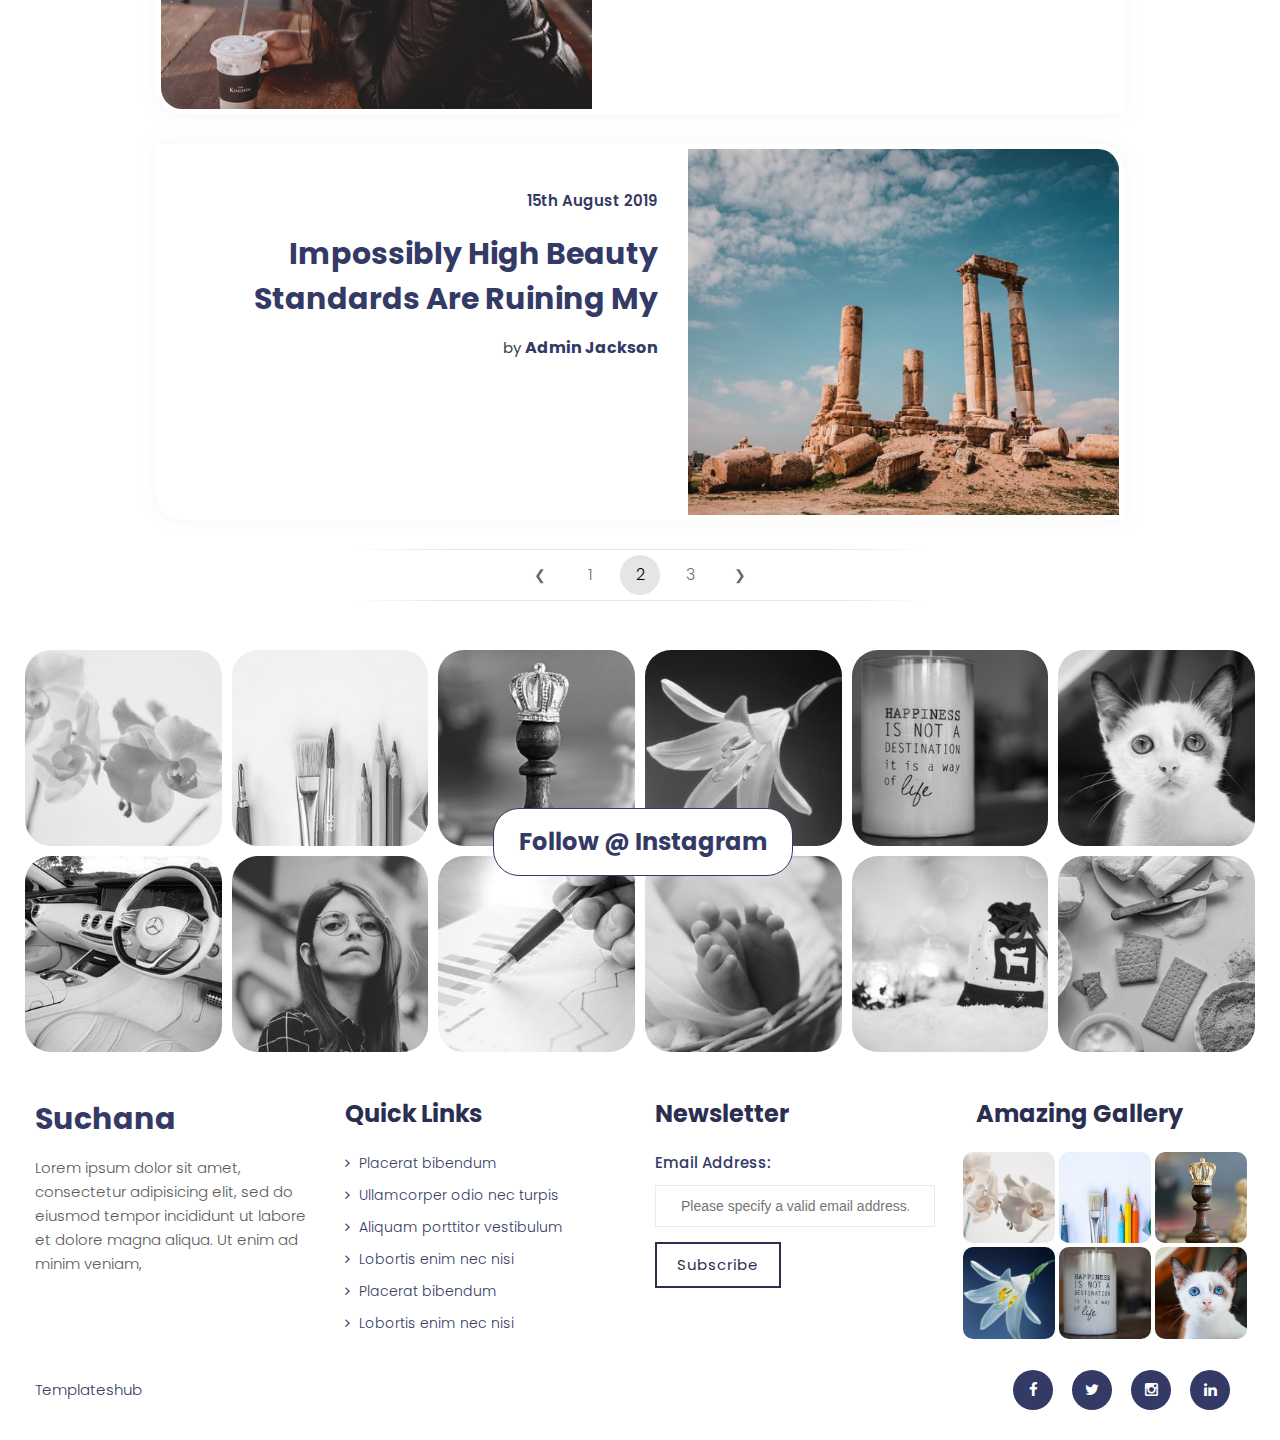
<file: index-2.html>
<!DOCTYPE html>
<html xmlns="http://www.w3.org/1999/xhtml" lang="zxx">


<!-- suchana/index-2.html  22 Nov 2019 04:10:52 GMT -->
<head>

    <meta charset="UTF-8">
    <meta name="viewport" content="width=device-width, initial-scale=1">
    <meta name="description" content="Suchana is an online blog, news & magazine dedicated to different categories html template">

    <title>Suchana - Blog, News & Magazine HTML Template</title>
    <!-- Favicon -->
    <link rel="shortcut icon" type="image/x-icon" href="images/favicon.png">

    <!-- Bootstrap core CSS -->
    <link href="css/bootstrap.min.css" rel="stylesheet" type="text/css">

    <!--Default CSS-->
    <link href="css/default.css" rel="stylesheet" type="text/css">

    <!--Custom CSS-->
    <link href="css/style.css" rel="stylesheet" type="text/css">

    <!--Plugin CSS-->
    <link href="css/plugin.css" rel="stylesheet" type="text/css">

    <!--Font Icons-->
    <link href="css/font-awesome.css" rel="stylesheet" type="text/css">
    <!--[if lt IE 9]> <script src="https://oss.maxcdn.com/html5shiv/3.7.2/html5shiv.min.js"></script> <script src="https://oss.maxcdn.com/respond/1.4.2/respond.min.js"></script><![endif]-->
</head>

<body class="home-1 home-2">
    <!--PRELOADER-->
    <div id="preloader">
        <div id="status"></div>
    </div>
    <!--*Header*-->
    <header id="inner-navigation">

        <div class="offer text-center">
            <div class="container">
                <p class="mar-0">DASHAIN SALE 20% OFF. Use discount code to get 20% discount on all our premium themes. Discount Code : 20PERCENTOFF </p>
                <div class="btn-purple">                  
                </div>
            </div>
        </div>

        <!-- navbar start -->
        <nav class="navbar navbar-default navbar-fixed-top navbar-sticky-function navbar-arrow">

            <div class="container">

                <div class="logo text-center">
                    <h1><a  class="pad-0" href="index.html"><img src="images/logo.png"></a></h1>
                </div>
                
                <div id="navbar" class="navbar-nav-wrapper text-center">
                    <ul class="nav navbar-nav navbar-right" id="responsive-menu">
                        <li class="active"><a href="#">Home <i class="fa fa-angle-down"></i></a>
                            <ul>
                                <li><a href="index.html">Home Default</a></li>
                                <li><a href="#">Home List View</a>
                                    <ul>
                                        <li><a href="index-1.html">Home RightSidebar</a></li>
                                        <li><a href="index-2.html">Home Fullwidth</a></li>
                                        <li><a href="index-3.html">Home LeftSidebar</a></li> 
                                    </ul>
                                </li> 
                                <li><a href="#">Home Grid View</a>
                                    <ul>
                                        <li><a href="index-4.html">Home RightSidebar</a></li>
                                        <li><a href="index.html">Home Fullwidth</a></li>
                                        <li><a href="index-5.html">Home LeftSidebar</a></li> 
                                    </ul>
                                </li>  
                                <li><a href="mag.html">Magazine</a>
                                    <ul>
                                        <li><a href="mag.html">Default Magazine</a></li>
                                        <li><a href="mag-food.html">Food Magazine</a></li>
                                        <li><a href="mag-fashion.html">Fashion Magazine</a></li>
                                        <li><a href="mag-travel.html">Travel Magazine</a></li> 
                                        <li><a href="mag-tech.html">Tech Magazine</a></li> 
                                        <li><a href="mag-photo.html">Photography Magazine</a></li>
                                        <li><a href="mag-fitness.html">Fitness Magazine</a></li>
                                        <li><a href="mag-sports.html">Sports Magazine</a></li>
                                    </ul>
                                </li>     
                            </ul>
                        </li>

                        <li><a href="#">Pages <i class="fa fa-angle-down"></i></a>
                            <ul>
                                <li><a href="about-us.html">About Us</a></li>
                                <li><a href="error.html">Error Page</a></li>
                                <li><a href="#">Detail Page</a>
                                    <ul>
                                        <li><a href="blog-details.html">Detail 1</a></li>
                                        <li><a href="blog-details1.html">Detail 2</a></li>
                                    </ul>
                                </li>
                                <li><a href="#">Category</a>
                                    <ul>
                                        <li><a href="category.html">Category Lists</a></li>
                                        <li><a href="category-detail.html">Category Detail</a></li>
                                    </ul>
                                </li>
                                <li><a href="#">Tags</a>
                                    <ul>
                                        <li><a href="tag.html">Tag Lists</a></li>
                                        <li><a href="tag-detail.html">Tag Detail</a></li>
                                    </ul>
                                </li>
                                <li><a href="faq.html">Faq</a></li>
                                <li><a href="coming-soon.html">Coming Soon</a></li>
                            </ul>
                        </li> 

                        <li>
                            <a href="#">Dashboard  <i class="fa fa-angle-down"></i></a>
                            <ul>
                                <li><a href="dashboard.html">Dashboard</a></li>
                                <li><a href="dashboard-my-profile.html">Dashboard Profile</a></li>
                                <li><a href="dashboard-booking.html">Dashboard Bookings</a></li>
                                <li><a href="dashboard-history.html">Dashboard History</a></li>
                                <li><a href="dashboard-list.html">Dashboard Listing</a></li>
                                <li><a href="dashboard-addtour.html">Dashboard Add Tour</a></li>
                                <li><a href="dashboard-reviews.html">Dashboard Reviews</a></li>
                            </ul>
                        </li>   
                        
                        <li><a href="shop.html">Shop <i class="fa fa-angle-down"></i></a>
                            <ul>
                                <li><a href="shop.html">Shop List</a></li>
                                <li><a href="shop-detail.html">Shop Detail</a></li>
                                <li><a href="cart.html">Cart</a></li>
                                <li><a href="checkout.html">Checkout</a></li>
                                <li><a href="login.html">Login Page</a></li>
                                <li><a href="forgot-password.html">Forgot Password</a></li>
                            </ul>
                        </li>
                        <li><a href="contact-us.html">Contact Us</a></li>
                        <li><a href="#search" class="mt_search"><i class="fa fa-search"></i></a></li>
                    </ul>
                </div><!--/.nav-collapse -->
            </div>
            
            <div id="slicknav-mobile"></div>
        </nav>
        <!-- navbar end -->
    </header>
    <!--* End Header*-->


    <!-- Slider -->
    <section id="mt_banner" class="single-slider">
        <div class="swiper-container">
            <div class="swiper-wrapper">
                <div class="swiper-slide">
                    <div class="slide-inner" style="background-image:url(images/slider/bg2.jpg)"></div>
                    <div class="banner_caption_text">
                        <div class="post-category">
                            <ul>
                                <li class="cat-yellow"><a href="#" class="white">Popular</a></li>
                            </ul>
                        </div>
                        <h1><a href="#">Every Next Level of Your Life Will Demand a Different You</a></h1>
                        <div class="item-meta">
                            <span class="white">by</span>
                            <a href="author.html/index.html">James Bryant</a>
                        </div>
                    </div>
                </div>
                <div class="swiper-slide">
                    <div class="slide-inner" style="background-image:url(images/slider/bg1.jpg)"></div>
                    <div class="banner_caption_text">
                        <div class="post-category">
                            <ul>
                                <li class="cat-blue"><a href="#" class="white">Technology</a></li>
                            </ul>
                        </div>
                        <h1><a href="#">Adjusting to Your Home is no Different than a New Country</a></h1>
                        <div class="item-meta">
                            <span class="white">by</span>
                            <a href="author.html/index.html">James Bryant</a><br>
                        </div>
                    </div>
                </div>
                <div class="swiper-slide">
                    <div class="slide-inner" style="background-image:url(images/slider/bg3.jpg)"></div>
                    <div class="banner_caption_text">
                        <div class="post-category">
                            <ul>
                                <li class="cat-blue"><a href="#" class="white">Technology</a></li>
                                <li class="cat-yellow"><a href="#" class="white">Popular</a></li>
                            </ul>
                        </div>
                        <h1><a href="#">Get Scary With This Vegan Spooky Spider Crackle Cake!</a></h1>
                        <div class="item-meta">
                            <span>by</span>
                            <a href="author.html">Admin Jackson</a>
                        </div>
                    </div>
                </div>
            </div>
            <div class="swiper-button-next swiper-button-"></div>
            <div class="swiper-button-prev swiper-button-"></div>
        </div>
    </section>
    <!-- End Slider -->

    <!--* Blog*-->
    <section id="mt_blog" class="">
        <div class="container">
            <div class="row">
                <div class="col-xs-12">
                    <div class="blog_post_sec fullwidth">
                        <div class="blog-post_wrapper">
                            <div class="blog-post-image">
                                <img src="images/blog-listing/blog_01.jpg" alt="image" class="img-responsive center-block post_img" />
                            </div>
                            <div class="post-content">
                                <div class="post-category">
                                    <ul>
                                        <li class="cat-yellow"><a href="#" class="white">Populor</a></li>
                                        <li class="cat-pink"><a href="#" class="white">Fashion</a></li>
                                    </ul>
                                </div>
                                <div class="post-date">
                                    <p><a href="#">15th August 2019</a></p>
                                </div>
                                <h2 class="entry-title">
                                    <a href="blog-details.html" class="">The 4 Convolutional Neural Network Models That Can Classify</a>
                                </h2>
                                <div class="item-meta">
                                    <span>by</span>
                                    <a class="author-name" href="author.html">Admin Jackson</a>
                                </div>

                            </div>
                        </div>

                        <div class="blog-post_wrapper">
                            <div class="post-content post-blank">
                                <div class="post-category">
                                    <ul>
                                        <li class="cat-blue"><a href="#" class="white">Technology</a></li>
                                        <li class="cat-green"><a href="#" class="white">Health</a></li>
                                    </ul>
                                </div>
                                <div class="post-date">
                                    <p><a href="#">15th August 2019</a></p>
                                </div>
                                <h2 class="entry-title">
                                    <a href="blog-details.html" class="">The Argument For Short Meditations</a>
                                </h2>
                                <div class="item-meta">
                                    <span>by</span>
                                    <a class="author-name" href="author.html">Admin Jackson</a>
                                </div>
                            </div>
                        </div>

                        <div class="blog-post_wrapper">
                            <div class="post-content text-right">
                                <div class="post-category">
                                    <ul>
                                        <li class="cat-green"><a href="#" class="white">Health</a></li>
                                    </ul>
                                </div>
                                <div class="post-date">
                                    <p><a href="#">15th August 2019</a></p>
                                </div>
                                <h2 class="entry-title">
                                    <a href="blog-details.html" class="">Beauty is Gene Deep but give me those little imperfections</a>
                                </h2>
                                <div class="item-meta">
                                    <span>by</span>
                                    <a class="author-name" href="author.html">Admin Jackson</a>
                                </div>
                            </div>
                            <div class="blog-post-image">
                                <img src="images/blog-listing/blog_02.jpg" alt="image" class="img-responsive center-block post_img" />
                            </div>
                        </div>

                        <div class="blog-post_wrapper">
                            <div class="blog-post-image">
                                <img src="images/blog-listing/blog_03.jpg" alt="image" class="img-responsive center-block post_img" />
                            </div>
                            <div class="post-content">
                                <div class="post-category">
                                    <ul>
                                        <li class="cat-yellow"><a href="#" class="white">Populor</a></li>
                                        <li class="cat-pink"><a href="#" class="white">Fashion</a></li>
                                    </ul>
                                </div>
                                <div class="post-date">
                                    <p><a href="#">15th August 2019</a></p>
                                </div>
                                <h2 class="entry-title">
                                    <a href="blog-details.html" class="">How to Navigate Travel Experiences While Sober When I was drinking</a>
                                </h2>
                                <div class="item-meta">
                                    <span>by</span>
                                    <a class="author-name" href="author.html">Admin Jackson</a>
                                </div>

                            </div>
                        </div>

                        <div class="blog-post_wrapper">
                            <div class="post-content post-blank text-right">
                                <div class="post-category">
                                    <ul>
                                        <li class="cat-yellow"><a href="#" class="white">Populor</a></li>
                                        <li class="cat-green"><a href="#" class="white">Health</a></li>
                                    </ul>
                                </div>
                                <div class="post-date">
                                    <p><a href="#">15th August 2019</a></p>
                                </div>
                                <h2 class="entry-title">
                                    <a href="blog-details.html" class="">That evening at bali beach was wounderful then any other evening</a>
                                </h2>
                                <div class="item-meta">
                                    <span>by</span>
                                    <a class="author-name" href="author.html">Admin Jackson</a>
                                </div>
                            </div>
                        </div>

                        <div class="blog-post_wrapper">
                            <div class="post-content text-right">
                                <div class="post-category">
                                    <ul>
                                        <li class="cat-yellow"><a href="#" class="white">Popular</a></li>
                                        <li class="cat-blue"><a href="#" class="white">Technology</a></li>
                                    </ul>
                                </div>
                                <div class="post-date">
                                    <p><a href="#">15th August 2019</a></p>
                                </div>
                                <h2 class="entry-title">
                                    <a href="blog-details.html" class="">Is the Natural Hair Movement Coming to an End? so, share it</a>
                                </h2>
                                <div class="item-meta">
                                    <span>by</span>
                                    <a class="author-name" href="author.html">Admin Jackson</a>
                                </div>
                            </div>
                            <div class="blog-post-image">
                                <img src="images/blog-listing/blog_05.jpg" alt="image" class="img-responsive center-block post_img" />
                            </div>
                        </div>

                        <div class="blog-post_wrapper">
                            <div class="blog-post-image">
                                <img src="images/blog-listing/blog_04.jpg" alt="image" class="img-responsive center-block post_img" />
                            </div>
                            <div class="post-content">
                                <div class="post-category">
                                    <ul>
                                        <li class="cat-green"><a href="#" class="white">Health</a></li>
                                        <li class="cat-blue"><a href="#" class="white">Technology</a></li>
                                    </ul>
                                </div>
                                <div class="post-date">
                                    <p><a href="#">15th August 2019</a></p>
                                </div>
                                <h2 class="entry-title">
                                    <a href="blog-details.html" class="">Look at life with the eyes of a child</a>
                                </h2>
                                <div class="item-meta">
                                    <span>by</span>
                                    <a class="author-name" href="author.html">Admin Jackson</a>
                                </div>
                            </div>
                        </div>

                        <div class="blog-post_wrapper">
                            <div class="post-content text-right">
                                <div class="post-date">
                                    <p><a href="#">15th August 2019</a></p>
                                </div>
                                <h2 class="entry-title">
                                    <a href="blog-details.html" class="">Impossibly High Beauty Standards Are Ruining My Self</a>
                                </h2>
                                <div class="item-meta">
                                    <span>by</span>
                                    <a class="author-name" href="author.html">Admin Jackson</a>
                                </div>
                            </div>
                            <div class="blog-post-image">
                                <img src="images/blog-listing/blog_06.jpg" alt="image" class="img-responsive center-block post_img" />
                            </div>
                        </div>

                        <div class="pagination__wrapper">
                          <ul class="pagination">
                            <li><button class="prev" title="previous page">&#10094;</button></li>
                            <li><button title="first page - page 1">1</button></li>
                            <li><button class="active" title="current page">2</button></li>
                            <li><button>3</button></li>
                            <li><button class="next" title="next page">&#10095;</button></li>
                          </ul>
                        </div>
                    </div>
                </div>   
            </div>    
        </div>
    </section>
    <!--* End Blog*-->

    <div class="mt_instagram">
        <div class="container">
            <div class="row">
                <div class="col-sm-2 col-xs-6"><a href="#"><img src="images/insta/insta_01.jpg" alt="Image"></a></div>
                <div class="col-sm-2 col-xs-6"><a href="#"><img src="images/insta/insta_02.jpg" alt="Image"></a></div>
                <div class="col-sm-2 col-xs-6"><a href="#"><img src="images/insta/insta_03.jpg" alt="Image"></a></div>
                <div class="col-sm-2 col-xs-6"><a href="#"><img src="images/insta/insta_04.jpg" alt="Image"></a></div>
                <div class="col-sm-2 col-xs-6"><a href="#"><img src="images/insta/insta_05.jpg" alt="Image"></a></div>
                <div class="col-sm-2 col-xs-6"><a href="#"><img src="images/insta/insta_06.jpg" alt="Image"></a></div>
                <div class="col-sm-2 col-xs-6"><a href="#"><img src="images/insta/insta_07.jpg" alt="Image"></a></div>
                <div class="col-sm-2 col-xs-6"><a href="#"><img src="images/insta/insta_08.jpg" alt="Image"></a></div>
                <div class="col-sm-2 col-xs-6"><a href="#"><img src="images/insta/insta_09.jpg" alt="Image"></a></div>
                <div class="col-sm-2 col-xs-6"><a href="#"><img src="images/insta/insta_10.jpg" alt="Image"></a></div>
                <div class="col-sm-2 col-xs-6"><a href="#"><img src="images/insta/insta_11.jpg" alt="Image"></a></div>
                <div class="col-sm-2 col-xs-6"><a href="#"><img src="images/insta/insta_12.jpg" alt="Image"></a></div>
            </div>
            <div class="sectio-title">
                <h3 class="mar-0"><a href="#">Follow @ Instagram</a></h3>
            </div>
        </div> 
    </div>

    <!--*Footer*-->
    <footer id="mt_footer" class="mt_footer_style1">  
        <div class="container"> 
            <div class="mt_footer_col">
                <div class="row">
                    <div class="col-md-3 col-sm-6 col-xs-12">
                        <div class="mt_footer_about">
                            <h2><a href="#">Suchana</a></h2>
                            <p>Lorem ipsum dolor sit amet, consectetur adipisicing elit, sed do eiusmod
                            tempor incididunt ut labore et dolore magna aliqua. Ut enim ad minim veniam,
                            </p>
                        </div>
                    </div>
                    <div class="col-md-3 col-sm-6 col-xs-12">
                        <div class="mt_footer_list">
                            <h3>Quick Links</h3>
                            <ul class="footer-quick-links-4">
                               <li><a href="#"><i class="fa fa-angle-right"></i> Placerat bibendum</a></li>
                               <li><a href="#"><i class="fa fa-angle-right"></i> Ullamcorper odio nec turpis</a></li>
                               <li><a href="#"><i class="fa fa-angle-right"></i> Aliquam porttitor vestibulum</a></li>
                               <li><a href="#"><i class="fa fa-angle-right"></i> Lobortis enim nec nisi</a></li>
                               <li><a href="#"><i class="fa fa-angle-right"></i> Placerat bibendum</a></li>
                               <li><a href="#"><i class="fa fa-angle-right"></i> Lobortis enim nec nisi</a></li>
                             </ul>
                        </div>
                    </div>
                    <div class="col-md-3 col-sm-6 col-xs-12">
                        <div class="mt_footer_newsletter">
                            <h3>Newsletter</h3>
                            <div class="mailpoet_form">
                                <form target="_self" method="post" action="https://cyclonethemes.com/demo/html/suchana/email" novalidate="">
                                    <label>Email Address:</label>
                                    <input type="email" class="mailpoet_text" name="mail" title="Email" placeholder="Please specify a valid email address.">

                                    <div class="blog-button">
                                        <button class="btn-blog">Subscribe</button>
                                    </div>
                                </form>
                            </div>
                        </div>
                    </div>
                    <div class="col-md-3 col-sm-6 col-xs-12">
                        <div class="mt_footer_gallery">
                            <h3>Amazing Gallery</h3>
                            <div class="row">
                                <div class="col-sm-4 col-xs-6"><a href="#"><img src="images/insta/insta_01.jpg" alt="Image"></a></div>
                                <div class="col-sm-4 col-xs-6"><a href="#"><img src="images/insta/insta_02.jpg" alt="Image"></a></div>
                                <div class="col-sm-4 col-xs-6"><a href="#"><img src="images/insta/insta_03.jpg" alt="Image"></a></div>
                                <div class="col-sm-4 col-xs-6"><a href="#"><img src="images/insta/insta_04.jpg" alt="Image"></a></div>
                                <div class="col-sm-4 col-xs-6"><a href="#"><img src="images/insta/insta_05.jpg" alt="Image"></a></div>
                                <div class="col-sm-4 col-xs-6"><a href="#"><img src="images/insta/insta_06.jpg" alt="Image"></a></div>
                            </div>
                        </div>
                    </div>
                </div>
            </div>
            <div class="mt_footer_copy">
                <div class="copy_txt pull-left">
                    <p class="mar-0"><a href="templateshub.net">Templateshub</a></p>
                </div> 
                <div class="follow_us pull-right">
                    <ul class="social_icons">
                        <li><a href="#"> <i class="fa fa-facebook"></i></a></li>
                        <li><a href="#"><i class="fa fa-twitter"></i></a></li>
                        <li><a href="#"><i class="fa fa-instagram"></i></a></li>
                        <li><a href="#"><i class="fa fa-linkedin"></i></a></li>
                    </ul>
                </div>
                      
            </div>
        </div>
    </footer>
    <!--* End Footer*-->

    <!-- back to top -->
    <a id="back-to-top" href="#" class="btn btn-primary btn-lg back-to-top" role="button" title="" data-placement="left">
        <span class="fa fa-arrow-up"></span>
    </a>

    <!-- search popup -->
    <div id="search">
        <button type="button" class="close">×</button>
        <form>
            <input type="search" value="" placeholder="type keyword(s) here" />
            <button type="submit" class="btn btn-primary">Search</button>
        </form>
    </div>

    <!--*Scripts*-->
    <!-- Latest jquery --><script src="js/jquery-3.2.1.min.js"></script>
    <!-- Plugin Jquery --><script src="js/plugin.js"></script>
    <!-- custom nav jquery --><script src="js/custom-nav.js"></script>
    <!-- main default Jquery --><script src="js/main.js"></script>
</body>


<!-- suchana/index-2.html  22 Nov 2019 04:10:52 GMT -->
</html>
</file>
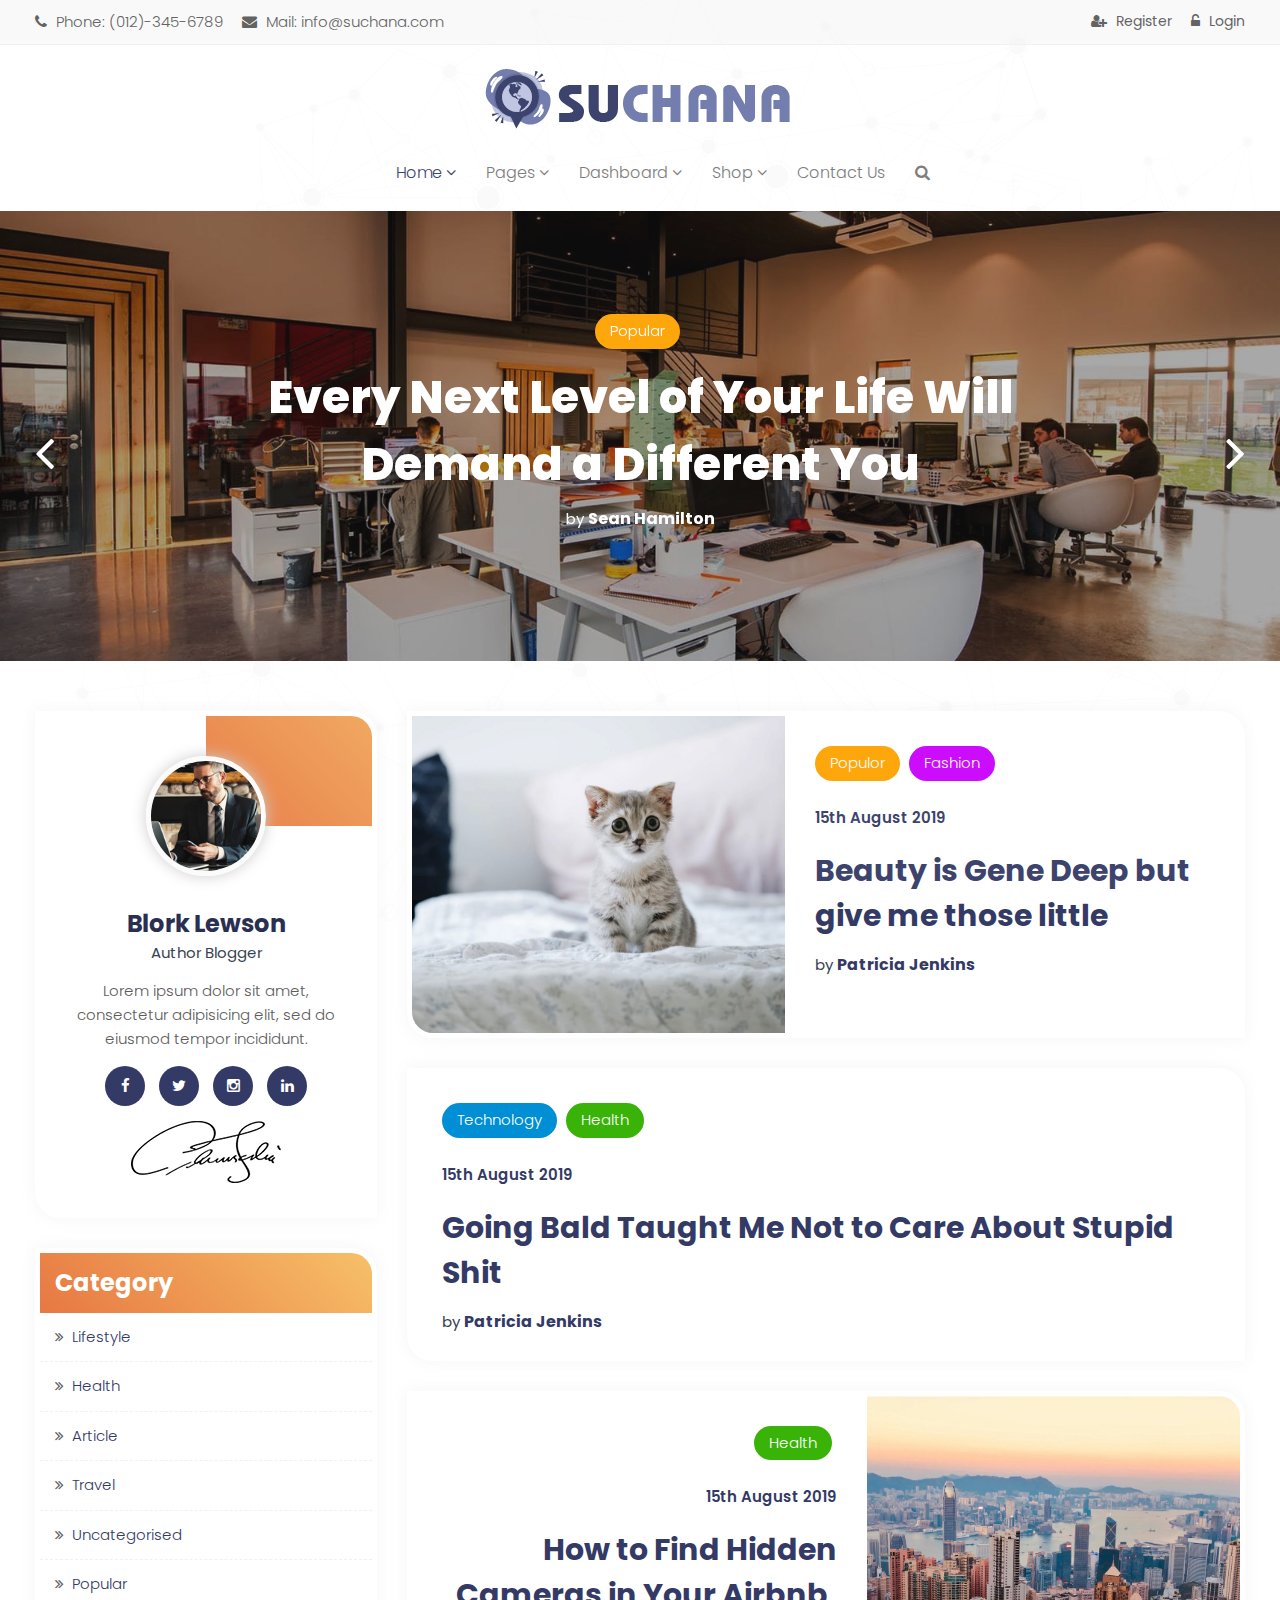
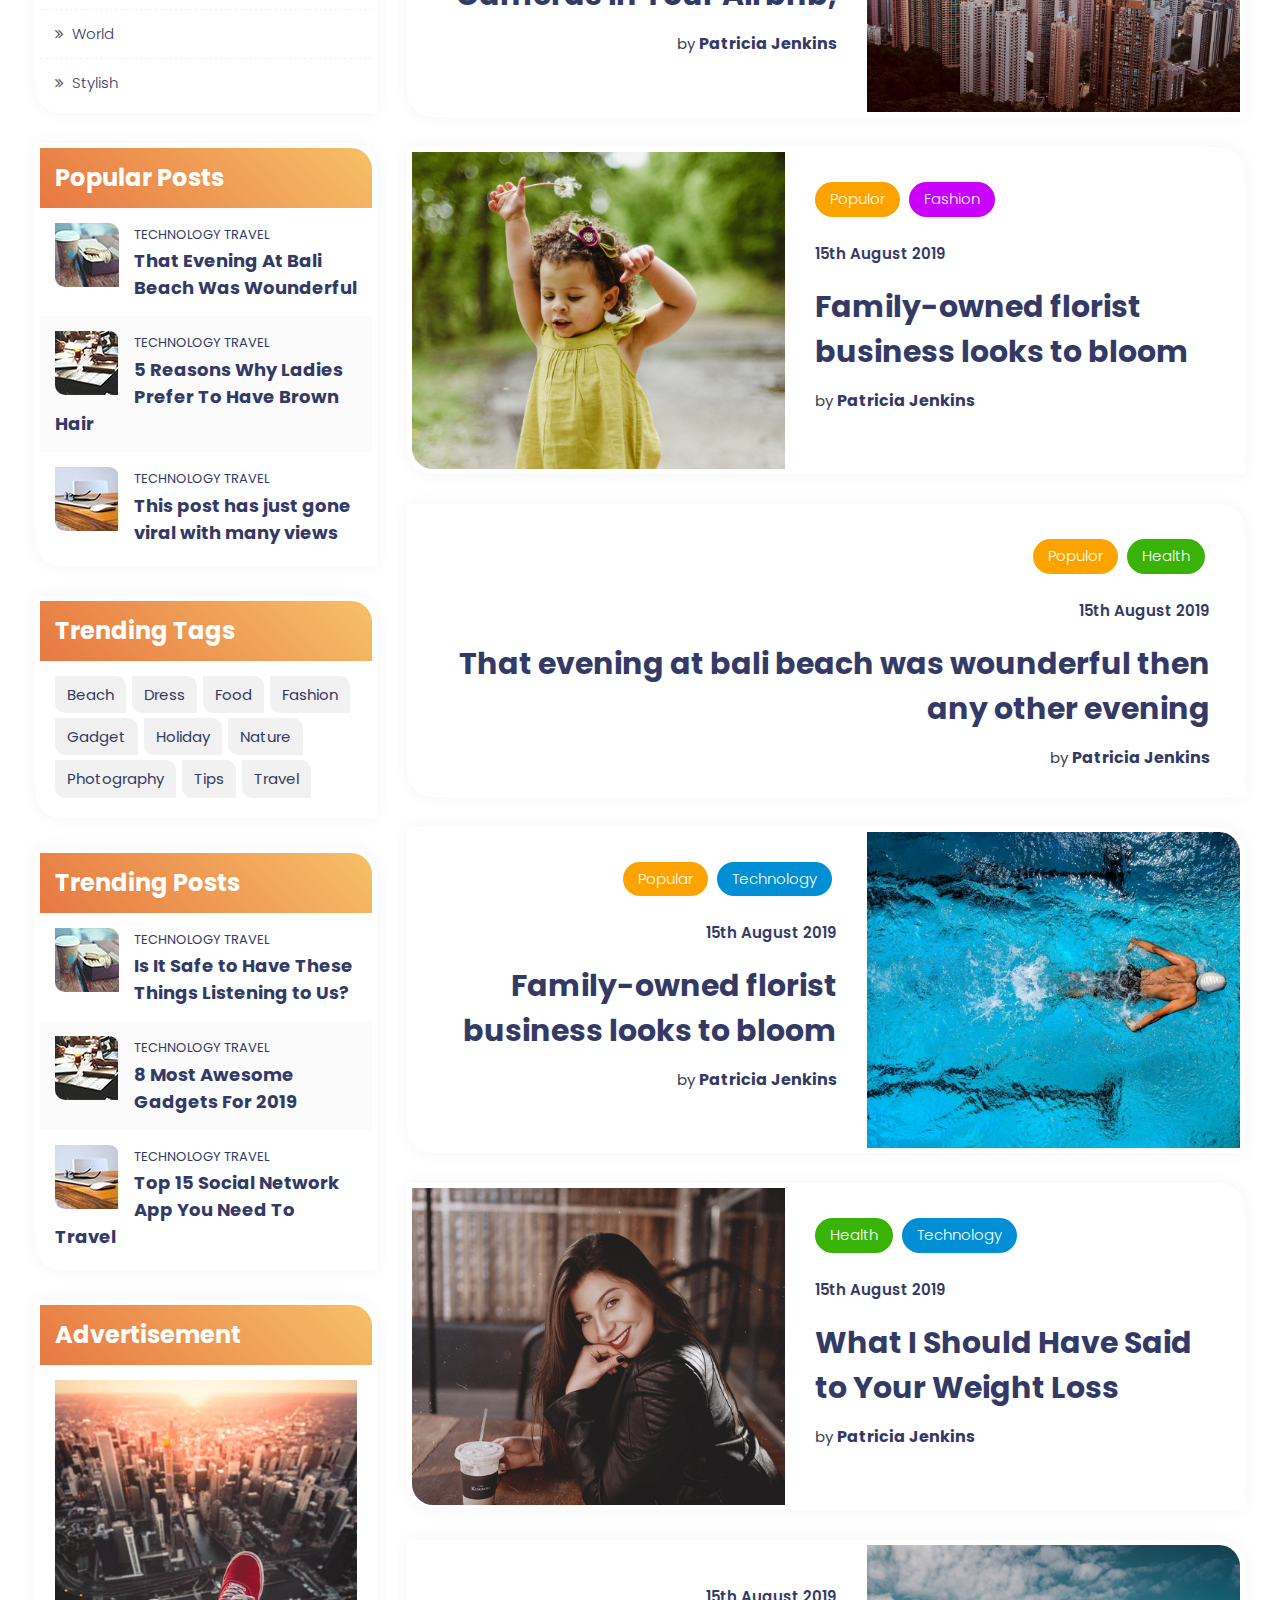
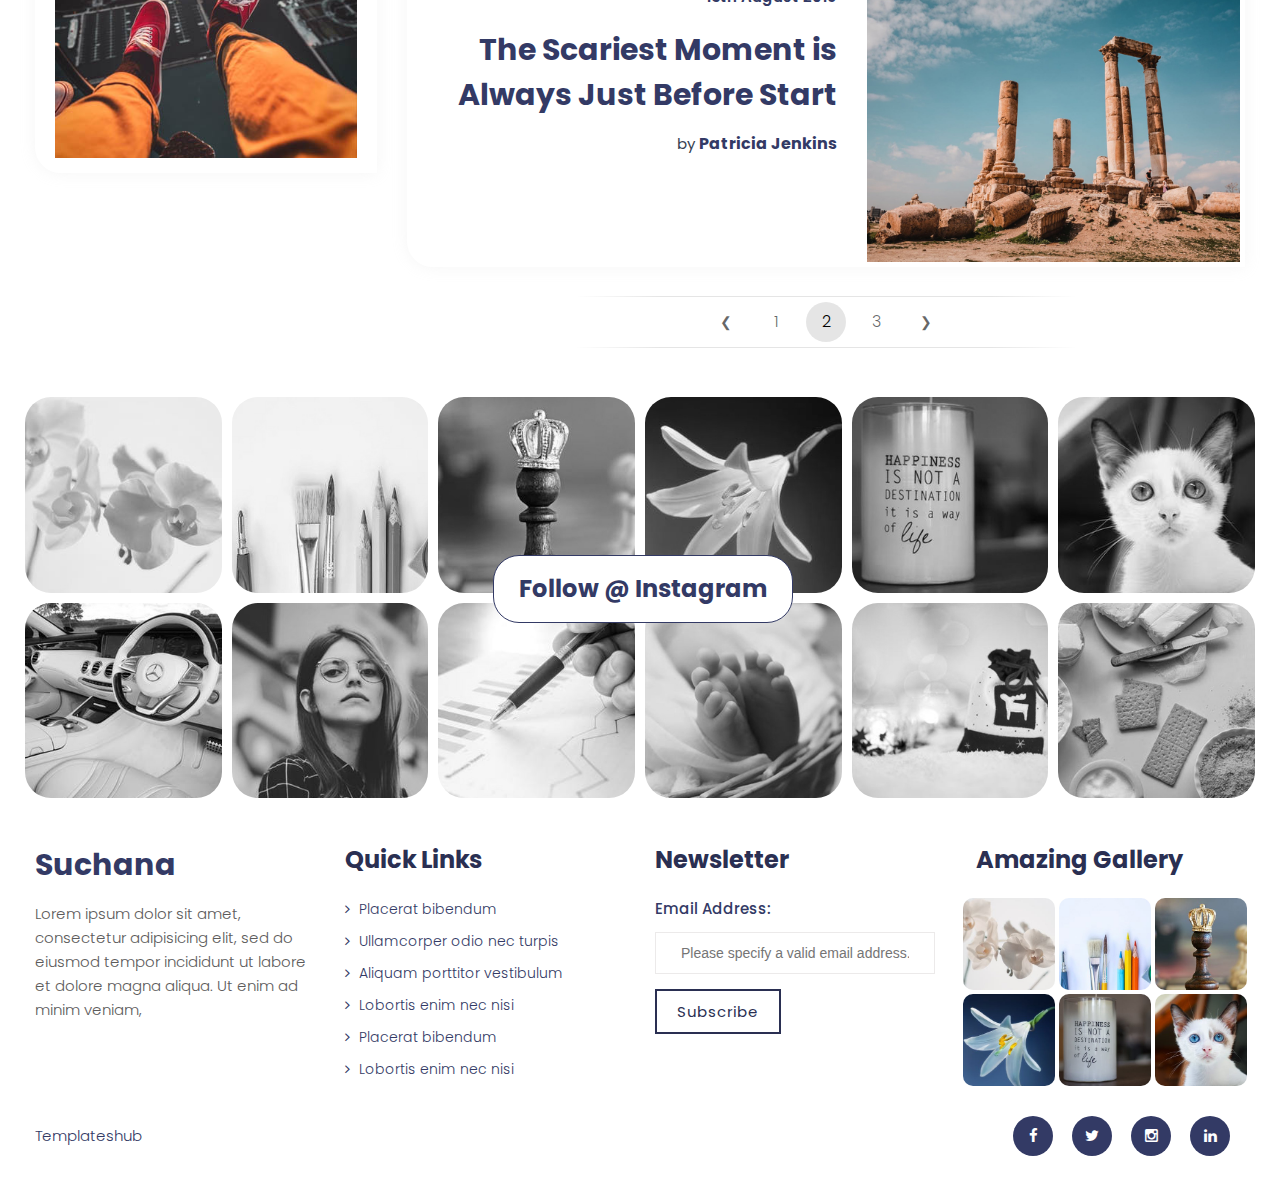
<file: index-3.html>
<!DOCTYPE html>
<html xmlns="http://www.w3.org/1999/xhtml" lang="zxx">


<!-- suchana/index-3.html  22 Nov 2019 04:10:52 GMT -->
<head>

    <meta charset="UTF-8">
    <meta name="viewport" content="width=device-width, initial-scale=1">
    <meta name="description" content="Suchana is an online blog, news & magazine dedicated to different categories html template">

    <title>Suchana - Blog, News & Magazine HTML Template</title>
    <!-- Favicon -->
    <link rel="shortcut icon" type="image/x-icon" href="images/favicon.png">

    <!-- Bootstrap core CSS -->
    <link href="css/bootstrap.min.css" rel="stylesheet" type="text/css">

    <!--Default CSS-->
    <link href="css/default.css" rel="stylesheet" type="text/css">

    <!--Custom CSS-->
    <link href="css/style.css" rel="stylesheet" type="text/css">

    <!--Plugin CSS-->
    <link href="css/plugin.css" rel="stylesheet" type="text/css">

    <!--Font Icons-->
    <link href="css/font-awesome.css" rel="stylesheet" type="text/css">
    <!--[if lt IE 9]> <script src="https://oss.maxcdn.com/html5shiv/3.7.2/html5shiv.min.js"></script> <script src="https://oss.maxcdn.com/respond/1.4.2/respond.min.js"></script><![endif]-->
</head>

<body class="home-1 home-2">
    <!--PRELOADER-->
    <div id="preloader">
        <div id="status"></div>
    </div>
    <!--*Header*-->
    <header id="inner-navigation">

        <div class="offer text-center">
            <div class="container">
                <div class="contact-info pull-left">
                    <p><i class="fa fa-phone"></i> Phone: (012)-345-6789</p>
                    <p><i class="fa fa-envelope"></i> Mail: info@suchana.com</p>
                </div>
                <div class="login-btn pull-right">
                    <a href="login.html"><i class="fa fa-user-plus"></i> Register</a>
                    <a href="login.html"><i class="fa fa-unlock-alt"></i> Login</a>
                </div>
            </div>
        </div>

        <!-- navbar start -->
        <nav class="navbar navbar-default navbar-fixed-top navbar-sticky-function navbar-arrow">

            <div class="container">

                <div class="logo text-center">
                    <h1><a  class="pad-0" href="index.html"><img src="images/logo.png"></a></h1>
                </div>

                <div id="navbar" class="navbar-nav-wrapper text-center">
                    <ul class="nav navbar-nav navbar-right" id="responsive-menu">
                        <li class="active"><a href="#">Home <i class="fa fa-angle-down"></i></a>
                            <ul>
                                <li><a href="index.html">Home Default</a></li>
                                <li><a href="#">Home List View</a>
                                    <ul>
                                        <li><a href="index-1.html">Home RightSidebar</a></li>
                                        <li><a href="index-2.html">Home Fullwidth</a></li>
                                        <li><a href="index-3.html">Home LeftSidebar</a></li> 
                                    </ul>
                                </li> 
                                <li><a href="#">Home Grid View</a>
                                    <ul>
                                        <li><a href="index-4.html">Home RightSidebar</a></li>
                                        <li><a href="index.html">Home Fullwidth</a></li>
                                        <li><a href="index-5.html">Home LeftSidebar</a></li> 
                                    </ul>
                                </li>  
                                <li><a href="mag.html">Magazine</a>
                                    <ul>
                                        <li><a href="mag.html">Default Magazine</a></li>
                                        <li><a href="mag-food.html">Food Magazine</a></li>
                                        <li><a href="mag-fashion.html">Fashion Magazine</a></li>
                                        <li><a href="mag-travel.html">Travel Magazine</a></li> 
                                        <li><a href="mag-tech.html">Tech Magazine</a></li> 
                                        <li><a href="mag-photo.html">Photography Magazine</a></li>
                                        <li><a href="mag-fitness.html">Fitness Magazine</a></li>
                                        <li><a href="mag-sports.html">Sports Magazine</a></li>
                                    </ul>
                                </li>        
                            </ul>
                        </li>

                        <li><a href="#">Pages <i class="fa fa-angle-down"></i></a>
                            <ul>
                                <li><a href="about-us.html">About Us</a></li>
                                <li><a href="error.html">Error Page</a></li>
                                <li><a href="#">Detail Page</a>
                                    <ul>
                                        <li><a href="blog-details.html">Detail 1</a></li>
                                        <li><a href="blog-details1.html">Detail 2</a></li>
                                    </ul>
                                </li>
                                <li><a href="author.html">Author Page</a></li>
                                <li><a href="#">Category</a>
                                    <ul>
                                        <li><a href="category.html">Category Lists</a></li>
                                        <li><a href="category-detail.html">Category Detail</a></li>
                                    </ul>
                                </li>
                                <li><a href="#">Tags</a>
                                    <ul>
                                        <li><a href="tag.html">Tag Lists</a></li>
                                        <li><a href="tag-detail.html">Tag Detail</a></li>
                                    </ul>
                                </li>
                                <li><a href="faq.html">Faq</a></li>
                                <li><a href="coming-soon.html">Coming Soon</a></li>
                            </ul>
                        </li> 

                        <li>
                            <a href="#">Dashboard  <i class="fa fa-angle-down"></i></a>
                            <ul>
                                <li><a href="dashboard.html">Dashboard</a></li>
                                <li><a href="dashboard-my-profile.html">Dashboard Profile</a></li>
                                <li><a href="dashboard-booking.html">Dashboard Bookings</a></li>
                                <li><a href="dashboard-history.html">Dashboard History</a></li>
                                <li><a href="dashboard-list.html">Dashboard Listing</a></li>
                                <li><a href="dashboard-addtour.html">Dashboard Add Tour</a></li>
                                <li><a href="dashboard-reviews.html">Dashboard Reviews</a></li>
                            </ul>
                        </li>   
                        
                        <li><a href="shop.html">Shop <i class="fa fa-angle-down"></i></a>
                            <ul>
                                <li><a href="shop.html">Shop List</a></li>
                                <li><a href="shop-detail.html">Shop Detail</a></li>
                                <li><a href="cart.html">Cart</a></li>
                                <li><a href="checkout.html">Checkout</a></li>
                                <li><a href="login.html">Login Page</a></li>
                                <li><a href="forgot-password.html">Forgot Password</a></li>
                            </ul>
                        </li>
                        <li><a href="contact-us.html">Contact Us</a></li>
                        <li><a href="#search" class="mt_search"><i class="fa fa-search"></i></a></li>
                    </ul>
                </div><!--/.nav-collapse -->
            </div>
            
            <div id="slicknav-mobile"></div>
        </nav>
        <!-- navbar end -->
    </header>
    <!--* End Header*-->


    <!-- Slider -->
    <section id="mt_banner" class="single-slider">
        <div class="swiper-container">
            <div class="swiper-wrapper">
                <div class="swiper-slide">
                    <div class="slide-inner" style="background-image:url(images/slider/bg2.jpg)"></div>
                    <div class="banner_caption_text">
                        <div class="post-category">
                            <ul>
                                <li class="cat-yellow"><a href="#" class="white">Popular</a></li>
                            </ul>
                        </div>
                        <h1><a href="#">Every Next Level of Your Life Will Demand a Different You</a></h1>
                        <div class="item-meta">
                            <span class="white">by</span>
                            <a href="author.html">Sean Hamilton</a>
                        </div>
                    </div>
                </div>
                <div class="swiper-slide">
                    <div class="slide-inner" style="background-image:url(images/slider/bg1.jpg)"></div>
                    <div class="banner_caption_text">
                        <div class="post-category">
                            <ul>
                                <li class="cat-green"><a href="#" class="white">Health</a></li>
                            </ul>
                        </div>
                        <h1><a href="#">Beauty is Gene Deep but give me those little imperfections</a></h1>
                        <div class="item-meta">
                            <span class="white">by</span>
                            <a href="author.html">Sean Hamilton</a>
                        </div>
                    </div>
                </div>
                <div class="swiper-slide">
                    <div class="slide-inner" style="background-image:url(images/slider/bg3.jpg)"></div>
                    <div class="banner_caption_text">
                        <div class="post-category">
                            <ul>
                                <li class="cat-blue"><a href="#" class="white">Technology</a></li>
                                <li class="cat-yellow"><a href="#" class="white">Popular</a></li>
                            </ul>
                        </div>
                        <h1><a href="#">Here We Have The future of architecture is culture</a></h1>
                        <div class="item-meta">
                            <span class="white">by</span>
                            <a href="author.html">Sean Hamilton</a>
                        </div>
                    </div>
                </div>
            </div>
            <div class="swiper-button-next swiper-button-"></div>
            <div class="swiper-button-prev swiper-button-"></div>
        </div>
    </section>
    <!-- End Slider -->

    <!--* Blog*-->
    <section id="mt_blog" class="">
        <div class="container">
            <div class="row">
                <div class="col-md-9 pull-right width70">
                    <div class="blog_post_sec">
                        <div class="blog-post_wrapper">
                            <div class="blog-post-image">
                                <img src="images/blog-listing/blog_01.jpg" alt="image" class="img-responsive center-block post_img" />
                            </div>
                            <div class="post-content">
                                <div class="post-category">
                                    <ul>
                                        <li class="cat-yellow"><a href="#" class="white">Populor</a></li>
                                        <li class="cat-pink"><a href="#" class="white">Fashion</a></li>
                                    </ul>
                                </div>
                                <div class="post-date">
                                    <p><a href="#">15th August 2019</a></p>
                                </div>
                                <h2 class="entry-title">
                                    <a href="blog-details.html" class="">Beauty is Gene Deep but give me those little imperfections</a>
                                </h2>
                                <div class="item-meta">
                                    <span>by</span>
                                    <a class="author-name" href="author.html">Patricia Jenkins</a>
                                </div>

                            </div>
                        </div>

                        <div class="blog-post_wrapper">
                            <div class="post-content post-blank">
                                <div class="post-category">
                                    <ul>
                                        <li class="cat-blue"><a href="#" class="white">Technology</a></li>
                                        <li class="cat-green"><a href="#" class="white">Health</a></li>
                                    </ul>
                                </div>
                                <div class="post-date">
                                    <p><a href="#">15th August 2019</a></p>
                                </div>
                                <h2 class="entry-title">
                                    <a href="blog-details.html" class="">Going Bald Taught Me Not to Care About Stupid Shit</a>
                                </h2>
                                <div class="item-meta">
                                    <span>by</span>
                                    <a class="author-name" href="author.html">Patricia Jenkins</a>
                                </div>
                            </div>
                        </div>

                        <div class="blog-post_wrapper">
                            <div class="post-content text-right">
                                <div class="post-category">
                                    <ul>
                                        <li class="cat-green"><a href="#" class="white">Health</a></li>
                                    </ul>
                                </div>
                                <div class="post-date">
                                    <p><a href="#">15th August 2019</a></p>
                                </div>
                                <h2 class="entry-title">
                                    <a href="blog-details.html" class="">How to Find Hidden Cameras in Your Airbnb, and Anywhere Else</a>
                                </h2>
                                <div class="item-meta">
                                    <span>by</span>
                                    <a class="author-name" href="author.html">Patricia Jenkins</a>
                                </div>
                            </div>
                            <div class="blog-post-image">
                                <img src="images/blog-listing/blog_02.jpg" alt="image" class="img-responsive center-block post_img" />
                            </div>
                        </div>

                        <div class="blog-post_wrapper">
                            <div class="blog-post-image">
                                <img src="images/blog-listing/blog_03.jpg" alt="image" class="img-responsive center-block post_img" />
                            </div>
                            <div class="post-content">
                                <div class="post-category">
                                    <ul>
                                        <li class="cat-yellow"><a href="#" class="white">Populor</a></li>
                                        <li class="cat-pink"><a href="#" class="white">Fashion</a></li>
                                    </ul>
                                </div>
                                <div class="post-date">
                                    <p><a href="#">15th August 2019</a></p>
                                </div>
                                <h2 class="entry-title">
                                    <a href="blog-details.html" class="">Family-owned florist business looks to bloom in Chestertown</a>
                                </h2>
                                <div class="item-meta">
                                    <span>by</span>
                                    <a class="author-name" href="author.html">Patricia Jenkins</a>
                                </div>

                            </div>
                        </div>

                        <div class="blog-post_wrapper">
                            <div class="post-content post-blank text-right">
                                <div class="post-category">
                                    <ul>
                                        <li class="cat-yellow"><a href="#" class="white">Populor</a></li>
                                        <li class="cat-green"><a href="#" class="white">Health</a></li>
                                    </ul>
                                </div>
                                <div class="post-date">
                                    <p><a href="#">15th August 2019</a></p>
                                </div>
                                <h2 class="entry-title">
                                    <a href="blog-details.html" class="">That evening at bali beach was wounderful then any other evening</a>
                                </h2>
                                <div class="item-meta">
                                    <span>by</span>
                                    <a class="author-name" href="author.html">Patricia Jenkins</a>
                                </div>
                            </div>
                        </div>

                        <div class="blog-post_wrapper">
                            <div class="post-content text-right">
                                <div class="post-category">
                                    <ul>
                                        <li class="cat-yellow"><a href="#" class="white">Popular</a></li>
                                        <li class="cat-blue"><a href="#" class="white">Technology</a></li>
                                    </ul>
                                </div>
                                <div class="post-date">
                                    <p><a href="#">15th August 2019</a></p>
                                </div>
                                <h2 class="entry-title">
                                    <a href="blog-details.html" class="">Family-owned florist business looks to bloom in Chestertown, sharing it</a>
                                </h2>
                                <div class="item-meta">
                                    <span>by</span>
                                    <a class="author-name" href="author.html">Patricia Jenkins</a>
                                </div>
                            </div>
                            <div class="blog-post-image">
                                <img src="images/blog-listing/blog_05.jpg" alt="image" class="img-responsive center-block post_img" />
                            </div>
                        </div>

                        <div class="blog-post_wrapper">
                            <div class="blog-post-image">
                                <img src="images/blog-listing/blog_04.jpg" alt="image" class="img-responsive center-block post_img" />
                            </div>
                            <div class="post-content">
                                <div class="post-category">
                                    <ul>
                                        <li class="cat-green"><a href="#" class="white">Health</a></li>
                                        <li class="cat-blue"><a href="#" class="white">Technology</a></li>
                                    </ul>
                                </div>
                                <div class="post-date">
                                    <p><a href="#">15th August 2019</a></p>
                                </div>
                                <h2 class="entry-title">
                                    <a href="blog-details.html" class="">What I Should Have Said to Your Weight Loss Advice</a>
                                </h2>
                                <div class="item-meta">
                                    <span>by</span>
                                    <a class="author-name" href="author.html">Patricia Jenkins</a>
                                </div>
                            </div>
                        </div>

                        <div class="blog-post_wrapper">
                            <div class="post-content text-right">
                                <div class="post-date">
                                    <p><a href="#">15th August 2019</a></p>
                                </div>
                                <h2 class="entry-title">
                                    <a href="blog-details.html" class="">The Scariest Moment is Always Just Before Start</a>
                                </h2>
                                <div class="item-meta">
                                    <span>by</span>
                                    <a class="author-name" href="author.html">Patricia Jenkins</a>
                                </div>
                            </div>
                            <div class="blog-post-image">
                                <img src="images/blog-listing/blog_06.jpg" alt="image" class="img-responsive center-block post_img" />
                            </div>
                        </div>

                        <div class="pagination__wrapper">
                          <ul class="pagination">
                            <li><button class="prev" title="previous page">&#10094;</button></li>
                            <li><button title="first page - page 1">1</button></li>
                            <li><button class="active" title="current page">2</button></li>
                            <li><button>3</button></li>
                            <li><button class="next" title="next page">&#10095;</button></li>
                          </ul>
                        </div> 
                    </div>
                </div>
                <div class="col-md-3 width30">
                    <div class="sidebar">

                        <!-- widget author -->
                        <div class="widget widget-author text-center">
                            <div class="widget-image">
                                <img src="images/blog/author.png" alt="...">
                            </div>
                            <div class="widget-author-content">
                                <div class="widget-author mar-bottom-15">
                                    <h3 class="mar-bottom-5">Blork Lewson</h3>
                                    <span class="author-profession">Author Blogger</span>
                                </div>
                                <p>Lorem ipsum dolor sit amet, consectetur adipisicing elit, sed do eiusmod tempor incididunt.</p>
                                <div class="follow_us mar-bottom-15">
                                    <ul class="social_icons">
                                        <li><a href="#"> <i class="fa fa-facebook"></i></a></li>
                                        <li><a href="#"><i class="fa fa-twitter"></i></a></li>
                                        <li><a href="#"><i class="fa fa-instagram"></i></a></li>
                                        <li><a href="#"><i class="fa fa-linkedin"></i></a></li>
                                    </ul>
                                </div>
                                <div class="widget-author-signature">
                                    <img src="images/blog/signature.png" alt="...">
                                </div>
                            </div>
                        </div>

                        <!-- widget category -->
                        <div class="widget widget-category">
                            <div class="widget-content">
                                <div class="widget-title">
                                    <h3 class="white">Category</h3>
                                </div>
                                <div class="widget-category-main">
                                    <ul class="widget-category-list">
                                        <li><a href="#">Lifestyle</a></li>
                                        <li><a href="#">Health</a></li>
                                        <li><a href="#">Article</a></li>
                                        <li><a href="#">Travel</a></li>
                                        <li><a href="#">Uncategorised</a></li>
                                        <li><a href="#">Popular</a></li>
                                        <li><a href="#">World</a></li>
                                        <li><a href="#">Stylish</a></li>
                                    </ul>
                                </div>
                            </div>
                        </div>

                        <!-- widget popular post -->
                        <div class="widget widget-popular-post">
                            <div class="widget-content">
                                <div class="widget-title">
                                    <h3 class="white">Popular Posts</h3>
                                </div>
                                <div class="widget-popular-post-main">
                                    <div class="widget-posts">
                                        <div class="post-thumb">
                                            <img src="images/blog/r-post-1.jpg" alt=".....">
                                        </div>
                                        <div class="post-title">
                                            <div class="widget-cats">
                                                <a href="#">Technology</a>
                                                <a href="#">Travel</a>
                                            </div>
                                            <h4><a href="#">That Evening At Bali Beach Was Wounderful</a></h4>
                                        </div>
                                    </div>

                                    <div class="widget-posts">
                                        <div class="post-thumb">
                                            <img src="images/blog/r-post-2.jpg" alt=".....">
                                        </div>
                                        <div class="post-title">
                                            <div class="widget-cats">
                                                <a href="#">Technology</a>
                                                <a href="#">Travel</a>
                                            </div>
                                            <h4><a href="#">5 Reasons Why Ladies Prefer To Have Brown Hair</a></h4>
                                        </div>
                                    </div>

                                    <div class="widget-posts">
                                        <div class="post-thumb">
                                            <img src="images/blog/r-post-3.jpg" alt=".....">
                                        </div>
                                        <div class="post-title">
                                            <div class="widget-cats">
                                                <a href="#">Technology</a>
                                                <a href="#">Travel</a>
                                            </div>
                                            <h4><a href="#">This post has just gone viral with many views</a></h4>
                                        </div>
                                    </div>
                                </div>
                            </div>
                        </div>

                        <!-- widget tags -->
                        <div class="widget widget-tags">
                            <div class="widget-content">
                                <div class="widget-title">
                                    <h3 class="white">Trending Tags</h3>
                                </div>    
                                <div class="widget-tags-main">
                                    <a href="#" class="" >Beach</a>
                                    <a href="#" class="" >Dress</a>
                                    <a href="#" class="" >Food</a>
                                    <a href="#" class="" >Fashion</a>
                                    <a href="#" class="" >Gadget</a>
                                    <a href="#" class="" >Holiday</a>
                                    <a href="#" class="" >Nature</a>
                                    <a href="#" class="" >Photography</a>
                                    <a href="#" class="" >Tips</a>
                                    <a href="#" class="" >Travel</a>
                                </div>
                            </div>
                        </div>

                        <!-- widget popular post -->
                        <div class="widget widget-popular-post">
                            <div class="widget-content">
                                <div class="widget-title">
                                    <h3 class="white">Trending Posts</h3>
                                </div>
                                <div class="widget-popular-post-main">
                                    <div class="widget-posts">
                                        <div class="post-thumb">
                                            <img src="images/blog/r-post-1.jpg" alt=".....">
                                        </div>
                                        <div class="post-title">
                                            <div class="widget-cats">
                                                <a href="#">Technology</a>
                                                <a href="#">Travel</a>
                                            </div>
                                            <h4><a href="#">Is It Safe to Have These Things Listening to Us?</a></h4>
                                        </div>
                                    </div>

                                    <div class="widget-posts">
                                        <div class="post-thumb">
                                            <img src="images/blog/r-post-2.jpg" alt=".....">
                                        </div>
                                        <div class="post-title">
                                            <div class="widget-cats">
                                                <a href="#">Technology</a>
                                                <a href="#">Travel</a>
                                            </div>
                                            <h4><a href="#">8 Most Awesome Gadgets For 2019</a></h4>
                                        </div>
                                    </div>

                                    <div class="widget-posts">
                                        <div class="post-thumb">
                                            <img src="images/blog/r-post-3.jpg" alt=".....">
                                        </div>
                                        <div class="post-title">
                                            <div class="widget-cats">
                                                <a href="#">Technology</a>
                                                <a href="#">Travel</a>
                                            </div>
                                            <h4><a href="#">Top 15 Social Network App You Need To Travel</a></h4>
                                        </div>
                                    </div>
                                </div>
                            </div>
                        </div>

                        <div class="widget widget-advertisement">
                            <div class="widget-content">
                                <div class="widget-title">
                                    <h3 class="white">Advertisement</h3>
                                </div>  
                                <div class="widget-ads-image text-center">
                                    <img src="images/blog-listing/blog_07.jpg" alt="ads">
                                </div>
                            </div>
                        </div>

                    </div>
                </div>    
            </div>    
        </div>
    </section>
    <!--* End Blog*-->

    <div class="mt_instagram">
        <div class="container">
            <div class="row">
                <div class="col-sm-2 col-xs-6"><a href="#"><img src="images/insta/insta_01.jpg" alt="Image"></a></div>
                <div class="col-sm-2 col-xs-6"><a href="#"><img src="images/insta/insta_02.jpg" alt="Image"></a></div>
                <div class="col-sm-2 col-xs-6"><a href="#"><img src="images/insta/insta_03.jpg" alt="Image"></a></div>
                <div class="col-sm-2 col-xs-6"><a href="#"><img src="images/insta/insta_04.jpg" alt="Image"></a></div>
                <div class="col-sm-2 col-xs-6"><a href="#"><img src="images/insta/insta_05.jpg" alt="Image"></a></div>
                <div class="col-sm-2 col-xs-6"><a href="#"><img src="images/insta/insta_06.jpg" alt="Image"></a></div>
                <div class="col-sm-2 col-xs-6"><a href="#"><img src="images/insta/insta_07.jpg" alt="Image"></a></div>
                <div class="col-sm-2 col-xs-6"><a href="#"><img src="images/insta/insta_08.jpg" alt="Image"></a></div>
                <div class="col-sm-2 col-xs-6"><a href="#"><img src="images/insta/insta_09.jpg" alt="Image"></a></div>
                <div class="col-sm-2 col-xs-6"><a href="#"><img src="images/insta/insta_10.jpg" alt="Image"></a></div>
                <div class="col-sm-2 col-xs-6"><a href="#"><img src="images/insta/insta_11.jpg" alt="Image"></a></div>
                <div class="col-sm-2 col-xs-6"><a href="#"><img src="images/insta/insta_12.jpg" alt="Image"></a></div>
            </div>
            <div class="sectio-title">
                <h3 class="mar-0"><a href="#">Follow @ Instagram</a></h3>
            </div>
        </div> 
    </div>

    <!--*Footer*-->
    <footer id="mt_footer" class="mt_footer_style1">  
        <div class="container"> 
            <div class="mt_footer_col">
                <div class="row">
                    <div class="col-md-3 col-sm-6 col-xs-12">
                        <div class="mt_footer_about">
                            <h2><a href="#">Suchana</a></h2>
                            <p>Lorem ipsum dolor sit amet, consectetur adipisicing elit, sed do eiusmod
                            tempor incididunt ut labore et dolore magna aliqua. Ut enim ad minim veniam,
                            </p>
                        </div>
                    </div>
                    <div class="col-md-3 col-sm-6 col-xs-12">
                        <div class="mt_footer_list">
                            <h3>Quick Links</h3>
                            <ul class="footer-quick-links-4">
                               <li><a href="#"><i class="fa fa-angle-right"></i> Placerat bibendum</a></li>
                               <li><a href="#"><i class="fa fa-angle-right"></i> Ullamcorper odio nec turpis</a></li>
                               <li><a href="#"><i class="fa fa-angle-right"></i> Aliquam porttitor vestibulum</a></li>
                               <li><a href="#"><i class="fa fa-angle-right"></i> Lobortis enim nec nisi</a></li>
                               <li><a href="#"><i class="fa fa-angle-right"></i> Placerat bibendum</a></li>
                               <li><a href="#"><i class="fa fa-angle-right"></i> Lobortis enim nec nisi</a></li>
                             </ul>
                        </div>
                    </div>
                    <div class="col-md-3 col-sm-6 col-xs-12">
                        <div class="mt_footer_newsletter">
                            <h3>Newsletter</h3>
                            <div class="mailpoet_form">
                                <form target="_self" method="post" action="https://cyclonethemes.com/demo/html/suchana/email" novalidate="">
                                    <label>Email Address:</label>
                                    <input type="email" class="mailpoet_text" name="mail" title="Email" placeholder="Please specify a valid email address.">

                                    <div class="blog-button">
                                        <button class="btn-blog">Subscribe</button>
                                    </div>
                                </form>
                            </div>
                        </div>
                    </div>
                    <div class="col-md-3 col-sm-6 col-xs-12">
                        <div class="mt_footer_gallery">
                            <h3>Amazing Gallery</h3>
                            <div class="row">
                                <div class="col-sm-4 col-xs-6"><a href="#"><img src="images/insta/insta_01.jpg" alt="Image"></a></div>
                                <div class="col-sm-4 col-xs-6"><a href="#"><img src="images/insta/insta_02.jpg" alt="Image"></a></div>
                                <div class="col-sm-4 col-xs-6"><a href="#"><img src="images/insta/insta_03.jpg" alt="Image"></a></div>
                                <div class="col-sm-4 col-xs-6"><a href="#"><img src="images/insta/insta_04.jpg" alt="Image"></a></div>
                                <div class="col-sm-4 col-xs-6"><a href="#"><img src="images/insta/insta_05.jpg" alt="Image"></a></div>
                                <div class="col-sm-4 col-xs-6"><a href="#"><img src="images/insta/insta_06.jpg" alt="Image"></a></div>
                            </div>
                        </div>
                    </div>
                </div>
            </div>
            <div class="mt_footer_copy">
                <div class="copy_txt pull-left">
                    <p class="mar-0"><a href="templateshub.net">Templateshub</a></p>
                </div> 
                <div class="follow_us pull-right">
                    <ul class="social_icons">
                        <li><a href="#"> <i class="fa fa-facebook"></i></a></li>
                        <li><a href="#"><i class="fa fa-twitter"></i></a></li>
                        <li><a href="#"><i class="fa fa-instagram"></i></a></li>
                        <li><a href="#"><i class="fa fa-linkedin"></i></a></li>
                    </ul>
                </div>
                      
            </div>
        </div>
    </footer>
    <!--* End Footer*-->

    <!-- back to top -->
    <a id="back-to-top" href="#" class="btn btn-primary btn-lg back-to-top" role="button" title="" data-placement="left">
        <span class="fa fa-arrow-up"></span>
    </a>

    <!-- search popup -->
    <div id="search">
        <button type="button" class="close">×</button>
        <form>
            <input type="search" value="" placeholder="type keyword(s) here" />
            <button type="submit" class="btn btn-primary">Search</button>
        </form>
    </div>

    <!--*Scripts*-->
    <!-- Latest jquery --><script src="js/jquery-3.2.1.min.js"></script>
    <!-- Plugin Jquery --><script src="js/plugin.js"></script>
    <!-- custom nav jquery --><script src="js/custom-nav.js"></script>
    <!-- main default Jquery --><script src="js/main.js"></script>
</body>


<!-- suchana/index-3.html  22 Nov 2019 04:10:52 GMT -->
</html>
</file>
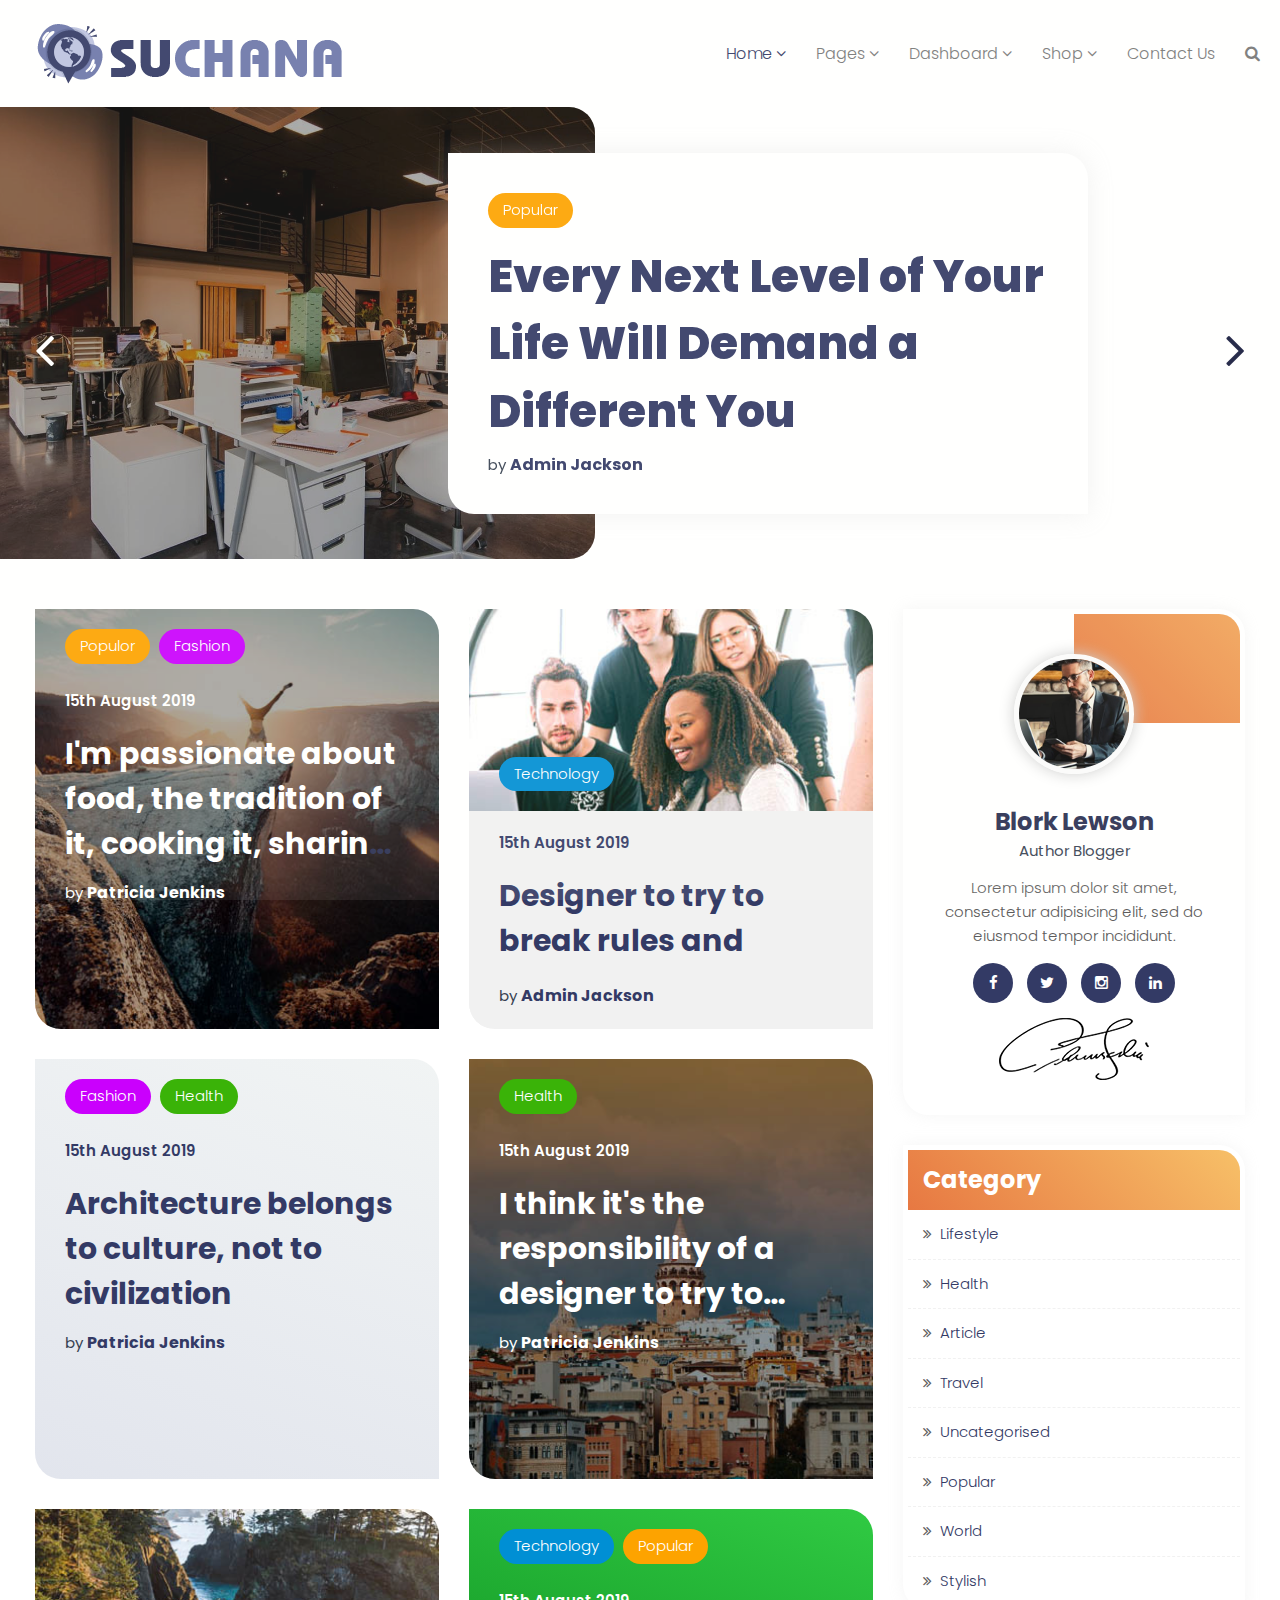
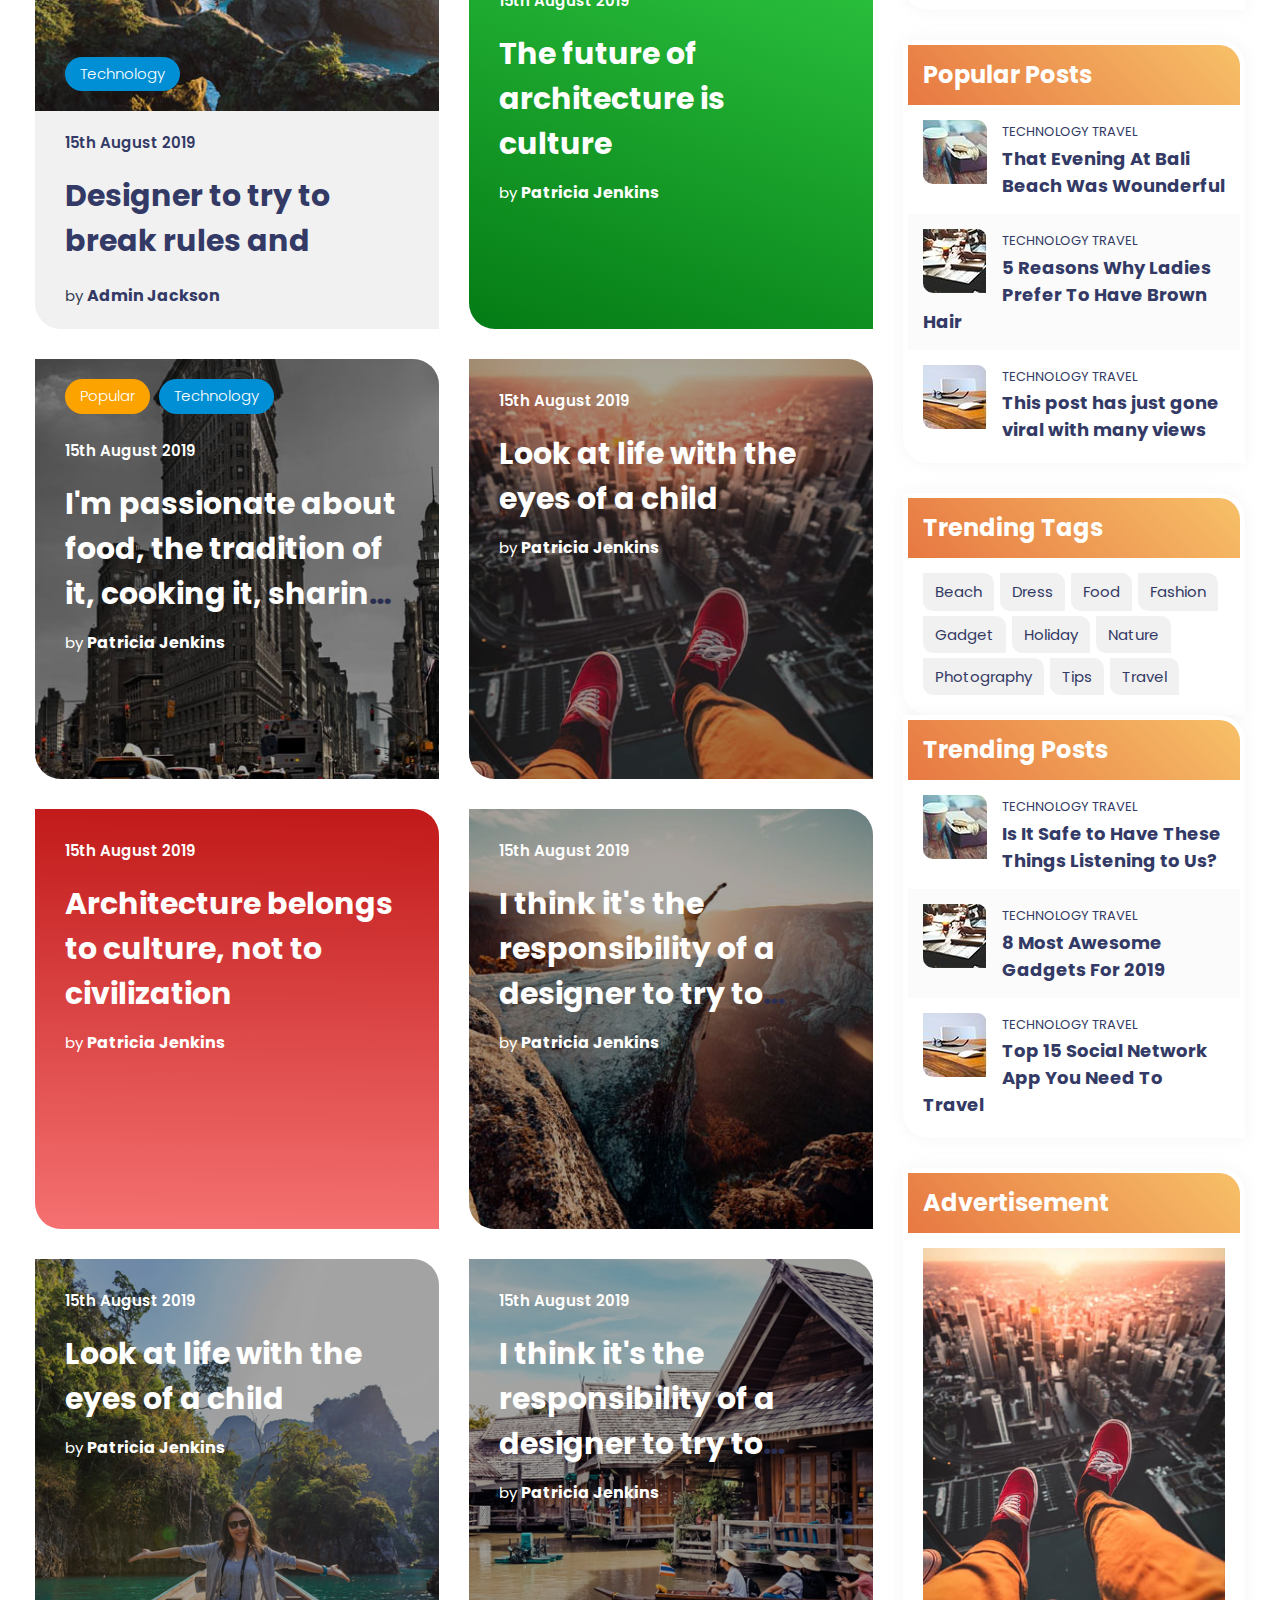
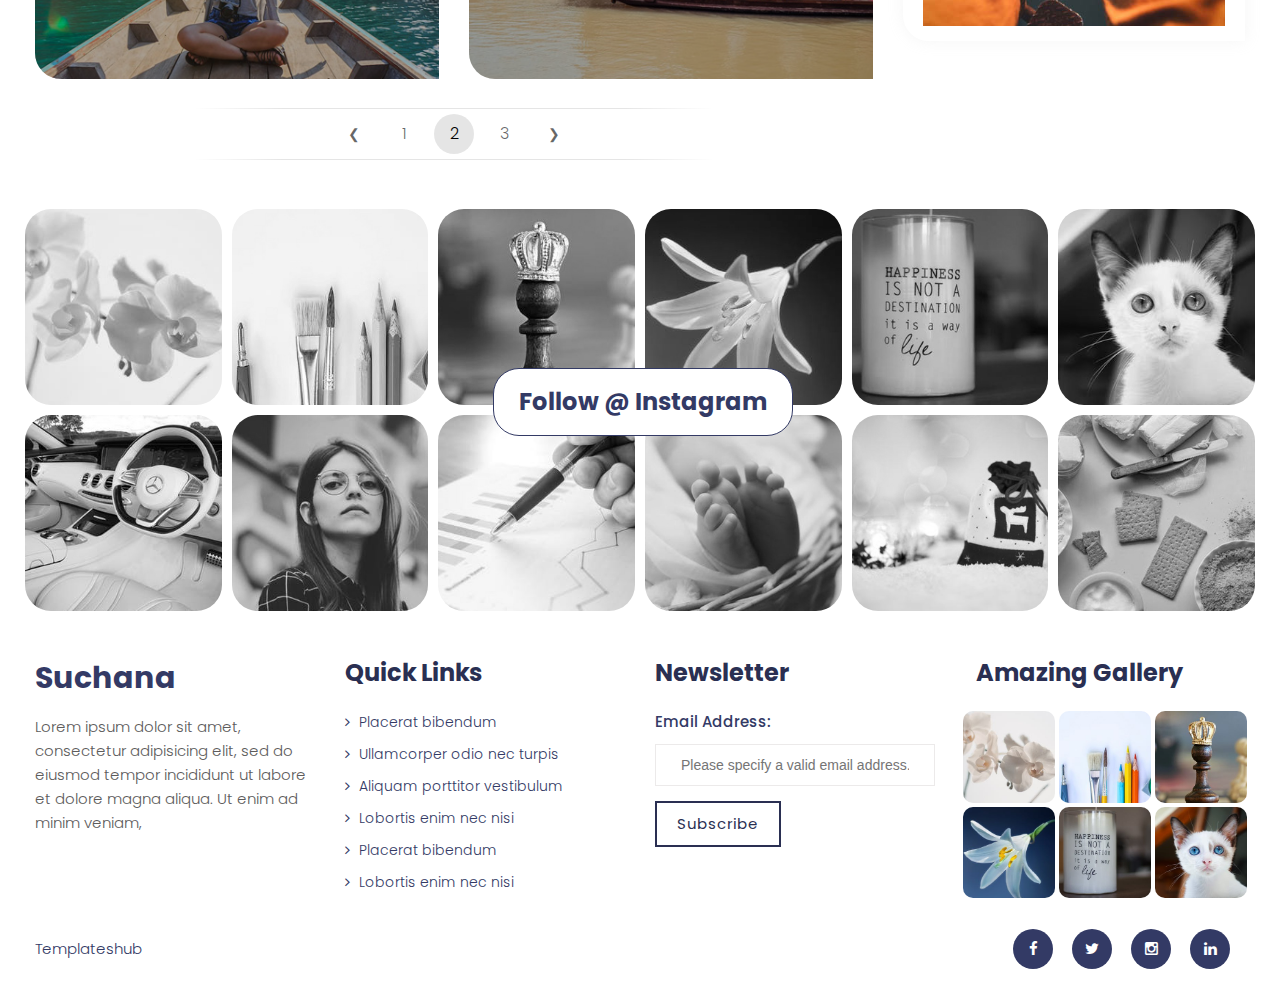
<file: index-4.html>
<!DOCTYPE html>
<html xmlns="http://www.w3.org/1999/xhtml" lang="zxx">


<!-- suchana/index-4.html  22 Nov 2019 04:10:53 GMT -->
<head>

    <meta charset="UTF-8">
    <meta name="viewport" content="width=device-width, initial-scale=1">
    <meta name="description" content="Suchana is an online blog, news & magazine dedicated to different categories html template">

    <title>Template</title>
    <!-- Favicon -->
    <link rel="shortcut icon" type="image/x-icon" href="images/favicon.png">

    <!-- Bootstrap core CSS -->
    <link href="css/bootstrap.min.css" rel="stylesheet" type="text/css">

    <!--Default CSS-->
    <link href="css/default.css" rel="stylesheet" type="text/css">

    <!--Custom CSS-->
    <link href="css/style.css" rel="stylesheet" type="text/css">

    <!--Plugin CSS-->
    <link href="css/plugin.css" rel="stylesheet" type="text/css">

    <!--Font Icons-->
    <link href="css/font-awesome.css" rel="stylesheet" type="text/css">
    <!--[if lt IE 9]> <script src="https://oss.maxcdn.com/html5shiv/3.7.2/html5shiv.min.js"></script> <script src="https://oss.maxcdn.com/respond/1.4.2/respond.min.js"></script><![endif]-->
</head>

<body>
    <!--PRELOADER-->
    <div id="preloader">
        <div id="status"></div>
    </div>
    <!--*Header*-->
    <header id="inner-navigation">

        <!-- navbar start -->
        <nav class="navbar navbar-default navbar-fixed-top navbar-sticky-function navbar-arrow">

            <div class="container">

                <div class="logo pull-left">
                    <h1><a href="index.html"><img src="images/logo.png"></a></h1>
                </div>
                
                <div id="navbar" class="navbar-nav-wrapper text-center">
                    <ul class="nav navbar-nav navbar-right" id="responsive-menu">
                        <li class="active"><a href="#">Home <i class="fa fa-angle-down"></i></a>
                            <ul>
                                <li><a href="index.html">Home Default</a></li>
                                <li><a href="#">Home List View</a>
                                    <ul>
                                        <li><a href="index-1.html">Home RightSidebar</a></li>
                                        <li><a href="index-2.html">Home Fullwidth</a></li>
                                        <li><a href="index-3.html">Home LeftSidebar</a></li> 
                                    </ul>
                                </li> 
                                <li><a href="#">Home Grid View</a>
                                    <ul>
                                        <li><a href="index-4.html">Home RightSidebar</a></li>
                                        <li><a href="index.html">Home Fullwidth</a></li>
                                        <li><a href="index-5.html">Home LeftSidebar</a></li> 
                                    </ul>
                                </li>   
                                <li><a href="mag.html">Magazine</a>
                                    <ul>
                                        <li><a href="mag.html">Default Magazine</a></li>
                                        <li><a href="mag-food.html">Food Magazine</a></li>
                                        <li><a href="mag-fashion.html">Fashion Magazine</a></li>
                                        <li><a href="mag-travel.html">Travel Magazine</a></li> 
                                        <li><a href="mag-tech.html">Tech Magazine</a></li> 
                                        <li><a href="mag-photo.html">Photography Magazine</a></li>
                                        <li><a href="mag-fitness.html">Fitness Magazine</a></li>
                                        <li><a href="mag-sports.html">Sports Magazine</a></li>
                                    </ul>
                                </li>       
                            </ul>
                        </li>

                        <li><a href="#">Pages <i class="fa fa-angle-down"></i></a>
                            <ul>
                                <li><a href="about-us.html">About Us</a></li>
                                <li><a href="error.html">Error Page</a></li>
                                <li><a href="#">Detail Page</a>
                                    <ul>
                                        <li><a href="blog-details.html">Detail 1</a></li>
                                        <li><a href="blog-details1.html">Detail 2</a></li>
                                    </ul>
                                </li>
                                <li><a href="author.html">Author Page</a></li>
                                <li><a href="#">Category</a>
                                    <ul>
                                        <li><a href="category.html">Category Lists</a></li>
                                        <li><a href="category-detail.html">Category Detail</a></li>
                                    </ul>
                                </li>
                                <li><a href="#">Tags</a>
                                    <ul>
                                        <li><a href="tag.html">Tag Lists</a></li>
                                        <li><a href="tag-detail.html">Tag Detail</a></li>
                                    </ul>
                                </li>
                                <li><a href="faq.html">Faq</a></li>
                                <li><a href="coming-soon.html">Coming Soon</a></li>
                            </ul>
                        </li> 

                        <li>
                            <a href="#">Dashboard  <i class="fa fa-angle-down"></i></a>
                            <ul>
                                <li><a href="dashboard.html">Dashboard</a></li>
                                <li><a href="dashboard-my-profile.html">Dashboard Profile</a></li>
                                <li><a href="dashboard-booking.html">Dashboard Bookings</a></li>
                                <li><a href="dashboard-history.html">Dashboard History</a></li>
                                <li><a href="dashboard-list.html">Dashboard Listing</a></li>
                                <li><a href="dashboard-addtour.html">Dashboard Add Tour</a></li>
                                <li><a href="dashboard-reviews.html">Dashboard Reviews</a></li>
                            </ul>
                        </li>   
                        
                        <li><a href="shop.html">Shop <i class="fa fa-angle-down"></i></a>
                            <ul>
                                <li><a href="shop.html">Shop List</a></li>
                                <li><a href="shop-detail.html">Shop Detail</a></li>
                                <li><a href="cart.html">Cart</a></li>
                                <li><a href="checkout.html">Checkout</a></li>
                                <li><a href="login.html">Login Page</a></li>
                                <li><a href="forgot-password.html">Forgot Password</a></li>
                            </ul>
                        </li>
                        <li><a href="contact-us.html">Contact Us</a></li>
                        <li><a href="#search" class="mt_search"><i class="fa fa-search"></i></a></li>
                    </ul>
                </div><!--/.nav-collapse -->
            </div>
            
            <div id="slicknav-mobile"></div>
        </nav>
        <!-- navbar end -->
    </header>
    <!--* End Header*-->


    <!-- Slider -->
    <section id="mt_banner">
        <div class="swiper-container">
            <div class="swiper-wrapper">
                <div class="swiper-slide">
                    <div class="slide-inner" style="background-image:url(images/slider/bg2.jpg)"></div>
                    <div class="banner_caption_text">
                        <div class="post-category">
                            <ul>
                                <li class="cat-yellow"><a href="#" class="white">Popular</a></li>
                            </ul>
                        </div>
                        <h1><a href="#">Every Next Level of Your Life Will Demand a Different You</a></h1>
                        <div class="item-meta">
                            <span>by</span>
                            <a href="author.html">Admin Jackson</a>
                        </div>
                    </div>
                </div>
                <div class="swiper-slide">
                    <div class="slide-inner" style="background-image:url(images/slider/bg1.jpg)"></div>
                    <div class="banner_caption_text">
                        <div class="post-category">
                            <ul>
                                <li class="cat-blue"><a href="#" class="white">Technology</a></li>
                            </ul>
                        </div>
                        <h1><a href="#">The creation of beauty is art to break rules and barriers</a></h1>
                        <div class="item-meta">
                            <span>by</span>
                            <a href="author.html">Admin Jackson</a>
                        </div>
                    </div>
                </div>
                <div class="swiper-slide">
                    <div class="slide-inner" style="background-image:url(images/slider/bg3.jpg)"></div>
                    <div class="banner_caption_text">
                        <div class="post-category">
                            <ul>
                                <li class="cat-blue"><a href="#" class="white">Technology</a></li>
                                <li class="cat-yellow"><a href="#" class="white">Popular</a></li>
                            </ul>
                        </div>
                        <h1><a href="#">Get Scary With This Vegan Spooky Spider Crackle Cake!</a></h1>
                        <div class="item-meta">
                            <span>by</span>
                            <a href="author.html">Admin Jackson</a>
                        </div>
                    </div>
                </div>
            </div>
            <div class="swiper-button-next swiper-button-white"></div>
            <div class="swiper-button-prev swiper-button-white"></div>
        </div>
    </section>
    <!-- End Slider -->

    <!--* Blog*-->
    <section id="mt_blog" class="">
        <div class="container">
            <div class="row">
                <div class="col-md-9 width70">
                    <div class="blog_post_sec blog_post_inner">
                        <div class="row">
                            <div class="col-md-6 col-sm-12 mar-bottom-30">
                                <div class="blog-post_wrapper image-wrapper">
                                    <div class="blog-post-image">
                                        <img src="images/blog-listing/blog_08.jpg" alt="image" class="img-responsive center-block post_img" />
                                    </div>
                                    <div class="post-content">
                                        <div class="post-category">
                                            <ul>
                                                <li class="cat-yellow"><a href="#" class="white">Populor</a></li>
                                                <li class="cat-pink"><a href="#" class="white">Fashion</a></li>
                                            </ul>
                                        </div>
                                        <div class="post-date">
                                            <p><a href="#">15th August 2019</a></p>
                                        </div>
                                        <h2 class="entry-title">
                                            <a href="blog-details.html" class="white">I'm passionate about food, the tradition of it, cooking it, sharing it</a>
                                        </h2>
                                        <div class="item-meta white">
                                            <span>by</span>
                                            <a class="author-name white" href="author.html">Patricia Jenkins</a>
                                        </div>

                                    </div>
                                </div>
                            </div>
                            <div class="col-md-6 col-sm-12 mar-bottom-30">                            
                                <div class="blog-post_wrapper image-wrapper blog-wrapper-list">
                                    <div class="blog-post-image">
                                        <img src="images/blog-listing/blog_103.jpg" alt="image" class="img-responsive center-block post_img" />
                                        <div class="post-category">
                                            <ul>
                                                <li class="cat-blue mar-0"><a href="#" class="white">Technology</a></li>
                                            </ul>
                                        </div>
                                    </div>

                                    <div class="post-content">
                                        <div class="post-date">
                                            <p><a href="#">15th August 2019</a></p>
                                        </div>
                                        <h2 class="entry-title">
                                            <a href="blog-details.html" class="">Designer to try to break rules and barriers</a>
                                        </h2>
                                        
                                        <div class="item-meta">
                                            <span>by</span>
                                            <a class="author-name" href="author.html">Admin Jackson</a>
                                        </div>
                                    </div>
                                </div>
                            </div>

                            <div class="col-md-6 col-sm-12 mar-bottom-30">                            
                                <div class="blog-post_wrapper front-wrapper bg-gray">
                                    <div class="post-content">
                                        <div class="post-category">
                                            <ul>
                                                <li class="cat-pink"><a href="#" class="white">Fashion</a></li>
                                                <li class="cat-green"><a href="#" class="white">Health</a></li>
                                            </ul>
                                        </div>
                                        <div class="post-date">
                                            <p><a href="#">15th August 2019</a></p>
                                        </div>
                                        <h2 class="entry-title">
                                            <a href="blog-details.html">Architecture belongs to culture, not to civilization</a>
                                        </h2>
                                        <div class="item-meta">
                                            <span>by</span>
                                            <a class="author-name" href="author.html">Patricia Jenkins</a>
                                        </div>
                                    </div>
                                </div>
                            </div>
                            <div class="col-md-6 col-sm-12 mar-bottom-30">
                                <div class="blog-post_wrapper image-wrapper">
                                    <div class="blog-post-image">
                                        <img src="images/blog-listing/blog_10.jpg" alt="image" class="img-responsive center-block post_img" />
                                    </div>
                                    <div class="post-content">
                                        <div class="post-category">
                                            <ul>
                                                <li class="cat-green"><a href="#" class="white">Health</a></li>
                                            </ul>
                                        </div>
                                        <div class="post-date">
                                            <p><a href="#">15th August 2019</a></p>
                                        </div>
                                        <h2 class="entry-title white">
                                            <a href="blog-details.html" class="white">I think it's the responsibility of a designer to try to break rules and barriers</a>
                                        </h2>
                                        <div class="item-meta white">
                                            <span>by</span>
                                            <a class="author-name white" href="author.html">Patricia Jenkins</a>
                                        </div>
                                    </div>
                                </div>
                            </div>
                            <div class="col-md-6 col-sm-12 mar-bottom-30">
                                <div class="blog-post_wrapper image-wrapper blog-wrapper-list">
                                    <div class="blog-post-image">
                                        <img src="images/blog-listing/blog_101.jpg" alt="image" class="img-responsive center-block post_img" />
                                        <div class="post-category">
                                            <ul>
                                                <li class="cat-blue mar-0"><a href="#" class="white">Technology</a></li>
                                            </ul>
                                        </div>
                                    </div>

                                    <div class="post-content">
                                        <div class="post-date">
                                            <p><a href="#">15th August 2019</a></p>
                                        </div>
                                        <h2 class="entry-title">
                                            <a href="blog-details.html" class="">Designer to try to break rules and barriers</a>
                                        </h2>
                                        
                                        <div class="item-meta">
                                            <span>by</span>
                                            <a class="author-name" href="author.html">Admin Jackson</a>
                                        </div>
                                    </div>
                                </div>
                            </div>

                            <div class="col-md-6 col-sm-12 mar-bottom-30">                            
                                <div class="blog-post_wrapper front-wrapper bg-green">
                                    <div class="post-content">
                                        <div class="post-category">
                                            <ul>
                                                <li class="cat-blue"><a href="#" class="white">Technology</a></li>
                                                <li class="cat-yellow"><a href="#" class="white">Popular</a></li>
                                            </ul>
                                        </div>
                                        <div class="post-date">
                                            <p><a href="#">15th August 2019</a></p>
                                        </div>
                                        <h2 class="entry-title">
                                            <a href="blog-details.html" class="white">The future of architecture is culture</a>
                                        </h2>
                                        <div class="item-meta white">
                                            <span>by</span>
                                            <a class="author-name white" href="author.html">Patricia Jenkins</a>
                                        </div>
                                    </div>
                                </div>
                            </div>
                            <div class="col-md-6 col-sm-12 mar-bottom-30">
                                <div class="blog-post_wrapper image-wrapper">
                                    <div class="blog-post-image">
                                        <img src="images/blog-listing/blog_09.jpg" alt="image" class="img-responsive center-block post_img" />
                                    </div>
                                    <div class="post-content">
                                        <div class="post-category">
                                            <ul>
                                                <li class="cat-yellow"><a href="#" class="white">Popular</a></li>
                                                <li class="cat-blue"><a href="#" class="white">Technology</a></li>
                                            </ul>
                                        </div>
                                        <div class="post-date">
                                            <p><a href="#">15th August 2019</a></p>
                                        </div>
                                        <h2 class="entry-title">
                                            <a href="blog-details.html" class="white">I'm passionate about food, the tradition of it, cooking it, sharing it</a>
                                        </h2>
                                        <div class="item-meta white">
                                            <span>by</span>
                                            <a class="author-name white" href="author.html">Patricia Jenkins</a>
                                        </div>
                                    </div>
                                </div>
                            </div>

                            <div class="col-md-6 col-sm-12 mar-bottom-30">
                                <div class="blog-post_wrapper image-wrapper">
                                    <div class="blog-post-image">
                                        <img src="images/blog-listing/blog_07.jpg" alt="image" class="img-responsive center-block post_img" />
                                    </div>
                                    <div class="post-content">
                                        <div class="post-date">
                                            <p><a href="#">15th August 2019</a></p>
                                        </div>
                                        <h2 class="entry-title white">
                                            <a href="blog-details.html" class="white">Look at life with the eyes of a child</a>
                                        </h2>
                                        <div class="item-meta white">
                                            <span>by</span>
                                            <a class="author-name white" href="author.html">Patricia Jenkins</a>
                                        </div>
                                    </div>
                                </div>
                            </div>
                            <div class="col-md-6 col-sm-12 mar-bottom-30">                            
                                <div class="blog-post_wrapper front-wrapper bg-red">
                                    <div class="post-content">
                                        <div class="post-date">
                                            <p><a href="#">15th August 2019</a></p>
                                        </div>
                                        <h2 class="entry-title white">
                                            <a href="blog-details.html" class="white">Architecture belongs to culture, not to civilization</a>
                                        </h2>
                                        <div class="item-meta">
                                            <span class="white">by</span>
                                            <a class="author-name white" href="author.html">Patricia Jenkins</a>
                                        </div>
                                    </div>
                                </div>
                            </div>
                            <div class="col-md-6 col-sm-12 mar-bottom-30">
                                <div class="blog-post_wrapper image-wrapper">
                                    <div class="blog-post-image">
                                        <img src="images/blog-listing/blog_08.jpg" alt="image" class="img-responsive center-block post_img" />
                                    </div>
                                    <div class="post-content">
                                        <div class="post-date">
                                            <p><a href="#">15th August 2019</a></p>
                                        </div>
                                        <h2 class="entry-title">
                                            <a href="blog-details.html" class="white">I think it's the responsibility of a designer to try to break rules and barriers</a>
                                        </h2>
                                        <div class="item-meta white">
                                            <span>by</span>
                                            <a class="author-name white" href="author.html">Patricia Jenkins</a>
                                        </div>
                                    </div>
                                </div>
                            </div>

                            <div class="col-md-6 col-sm-12 mar-bottom-30">
                                <div class="blog-post_wrapper image-wrapper">
                                    <div class="blog-post-image">
                                        <img src="images/blog-listing/blog_13.jpg" alt="image" class="img-responsive center-block post_img" />
                                    </div>
                                    <div class="post-content">
                                        <div class="post-date">
                                            <p><a href="#">15th August 2019</a></p>
                                        </div>
                                        <h2 class="entry-title white">
                                            <a href="blog-details.html" class="white">Look at life with the eyes of a child</a>
                                        </h2>
                                        <div class="item-meta white">
                                            <span>by</span>
                                            <a class="author-name white" href="author.html">Patricia Jenkins</a>
                                        </div>
                                    </div>
                                </div>
                            </div>

                            <div class="col-md-6 col-sm-12 mar-bottom-30">
                                <div class="blog-post_wrapper image-wrapper">
                                    <div class="blog-post-image">
                                        <img src="images/blog-listing/blog_15.jpg" alt="image" class="img-responsive center-block post_img" />
                                    </div>
                                    <div class="post-content">
                                        <div class="post-date">
                                            <p><a href="#">15th August 2019</a></p>
                                        </div>
                                        <h2 class="entry-title">
                                            <a href="blog-details.html" class="white">I think it's the responsibility of a designer to try to break rules and barriers</a>
                                        </h2>
                                        <div class="item-meta white">
                                            <span>by</span>
                                            <a class="author-name white" href="author.html">Patricia Jenkins</a>
                                        </div>
                                    </div>
                                </div>
                            </div>

                            <div class="pagination__wrapper">
                              <ul class="pagination">
                                <li><button class="prev" title="previous page">&#10094;</button></li>
                                <li><button title="first page - page 1">1</button></li>
                                <li><button class="active" title="current page">2</button></li>
                                <li><button>3</button></li>
                                <li><button class="next" title="next page">&#10095;</button></li>
                              </ul>
                            </div> 
                        </div>    
                    </div>
                </div>
                <div class="col-md-3 width30">
                    <div class="sidebar">

                        <!-- widget author -->
                        <div class="widget widget-author text-center">
                            <div class="widget-image">
                                <img src="images/blog/author.png" alt="...">
                            </div>
                            <div class="widget-author-content">
                                <div class="widget-author mar-bottom-15">
                                    <h3 class="mar-bottom-5">Blork Lewson</h3>
                                    <span class="author-profession">Author Blogger</span>
                                </div>
                                <p>Lorem ipsum dolor sit amet, consectetur adipisicing elit, sed do eiusmod tempor incididunt.</p>
                                <div class="follow_us mar-bottom-15">
                                    <ul class="social_icons">
                                        <li><a href="#"> <i class="fa fa-facebook"></i></a></li>
                                        <li><a href="#"><i class="fa fa-twitter"></i></a></li>
                                        <li><a href="#"><i class="fa fa-instagram"></i></a></li>
                                        <li><a href="#"><i class="fa fa-linkedin"></i></a></li>
                                    </ul>
                                </div>
                                <div class="widget-author-signature">
                                    <img src="images/blog/signature.png" alt="...">
                                </div>
                            </div>
                        </div>

                        <!-- widget category -->
                        <div class="widget widget-category">
                            <div class="widget-content">
                                <div class="widget-title">
                                    <h3 class="white">Category</h3>
                                </div>
                                <div class="widget-category-main">
                                    <ul class="widget-category-list">
                                        <li><a href="#">Lifestyle</a></li>
                                        <li><a href="#">Health</a></li>
                                        <li><a href="#">Article</a></li>
                                        <li><a href="#">Travel</a></li>
                                        <li><a href="#">Uncategorised</a></li>
                                        <li><a href="#">Popular</a></li>
                                        <li><a href="#">World</a></li>
                                        <li><a href="#">Stylish</a></li>
                                    </ul>
                                </div>
                            </div>
                        </div>

                        <!-- widget popular post -->
                        <div class="widget widget-popular-post">
                            <div class="widget-content">
                                <div class="widget-title">
                                    <h3 class="white">Popular Posts</h3>
                                </div>
                                <div class="widget-popular-post-main">
                                    <div class="widget-posts">
                                        <div class="post-thumb">
                                            <img src="images/blog/r-post-1.jpg" alt=".....">
                                        </div>
                                        <div class="post-title">
                                            <div class="widget-cats">
                                                <a href="#">Technology</a>
                                                <a href="#">Travel</a>
                                            </div>
                                            <h4><a href="#">That Evening At Bali Beach Was Wounderful</a></h4>
                                        </div>
                                    </div>

                                    <div class="widget-posts">
                                        <div class="post-thumb">
                                            <img src="images/blog/r-post-2.jpg" alt=".....">
                                        </div>
                                        <div class="post-title">
                                            <div class="widget-cats">
                                                <a href="#">Technology</a>
                                                <a href="#">Travel</a>
                                            </div>
                                            <h4><a href="#">5 Reasons Why Ladies Prefer To Have Brown Hair</a></h4>
                                        </div>
                                    </div>

                                    <div class="widget-posts">
                                        <div class="post-thumb">
                                            <img src="images/blog/r-post-3.jpg" alt=".....">
                                        </div>
                                        <div class="post-title">
                                            <div class="widget-cats">
                                                <a href="#">Technology</a>
                                                <a href="#">Travel</a>
                                            </div>
                                            <h4><a href="#">This post has just gone viral with many views</a></h4>
                                        </div>
                                    </div>
                                </div>
                            </div>
                        </div>

                        <!-- widget tags -->
                        <div class="widget widget-tags">
                            <div class="widget-content">
                                <div class="widget-title">
                                    <h3 class="white">Trending Tags</h3>
                                </div>    
                                <div class="widget-tags-main">
                                    <a href="#" class="" >Beach</a>
                                    <a href="#" class="" >Dress</a>
                                    <a href="#" class="" >Food</a>
                                    <a href="#" class="" >Fashion</a>
                                    <a href="#" class="" >Gadget</a>
                                    <a href="#" class="" >Holiday</a>
                                    <a href="#" class="" >Nature</a>
                                    <a href="#" class="" >Photography</a>
                                    <a href="#" class="" >Tips</a>
                                    <a href="#" class="" >Travel</a>
                                </div>
                                </div>
                            </div>
                        </div>

                        <!-- widget popular post -->
                        <div class="widget widget-popular-post">
                            <div class="widget-content">
                                <div class="widget-title">
                                    <h3 class="white">Trending Posts</h3>
                                </div>
                                <div class="widget-popular-post-main">
                                    <div class="widget-posts">
                                        <div class="post-thumb">
                                            <img src="images/blog/r-post-1.jpg" alt=".....">
                                        </div>
                                        <div class="post-title">
                                            <div class="widget-cats">
                                                <a href="#">Technology</a>
                                                <a href="#">Travel</a>
                                            </div>
                                            <h4><a href="#">Is It Safe to Have These Things Listening to Us?</a></h4>
                                        </div>
                                    </div>

                                    <div class="widget-posts">
                                        <div class="post-thumb">
                                            <img src="images/blog/r-post-2.jpg" alt=".....">
                                        </div>
                                        <div class="post-title">
                                            <div class="widget-cats">
                                                <a href="#">Technology</a>
                                                <a href="#">Travel</a>
                                            </div>
                                            <h4><a href="#">8 Most Awesome Gadgets For 2019</a></h4>
                                        </div>
                                    </div>

                                    <div class="widget-posts">
                                        <div class="post-thumb">
                                            <img src="images/blog/r-post-3.jpg" alt=".....">
                                        </div>
                                        <div class="post-title">
                                            <div class="widget-cats">
                                                <a href="#">Technology</a>
                                                <a href="#">Travel</a>
                                            </div>
                                            <h4><a href="#">Top 15 Social Network App You Need To Travel</a></h4>
                                        </div>
                                    </div>
                                </div>
                            </div>
                        </div>

                        <div class="widget widget-advertisement">
                            <div class="widget-content">
                                <div class="widget-title">
                                    <h3 class="white">Advertisement</h3>
                                </div>  
                                <div class="widget-ads-image text-center">
                                    <img src="images/blog-listing/blog_07.jpg" alt="ads">
                                </div>
                            </div>
                        </div>

                    </div>
                </div>    
            </div>    
        </div>
    </section>
    <!--* End Blog*-->

    <div class="mt_instagram">
        <div class="container">
            <div class="row">
                <div class="col-sm-2 col-xs-6"><a href="#"><img src="images/insta/insta_01.jpg" alt="Image"></a></div>
                <div class="col-sm-2 col-xs-6"><a href="#"><img src="images/insta/insta_02.jpg" alt="Image"></a></div>
                <div class="col-sm-2 col-xs-6"><a href="#"><img src="images/insta/insta_03.jpg" alt="Image"></a></div>
                <div class="col-sm-2 col-xs-6"><a href="#"><img src="images/insta/insta_04.jpg" alt="Image"></a></div>
                <div class="col-sm-2 col-xs-6"><a href="#"><img src="images/insta/insta_05.jpg" alt="Image"></a></div>
                <div class="col-sm-2 col-xs-6"><a href="#"><img src="images/insta/insta_06.jpg" alt="Image"></a></div>
                <div class="col-sm-2 col-xs-6"><a href="#"><img src="images/insta/insta_07.jpg" alt="Image"></a></div>
                <div class="col-sm-2 col-xs-6"><a href="#"><img src="images/insta/insta_08.jpg" alt="Image"></a></div>
                <div class="col-sm-2 col-xs-6"><a href="#"><img src="images/insta/insta_09.jpg" alt="Image"></a></div>
                <div class="col-sm-2 col-xs-6"><a href="#"><img src="images/insta/insta_10.jpg" alt="Image"></a></div>
                <div class="col-sm-2 col-xs-6"><a href="#"><img src="images/insta/insta_11.jpg" alt="Image"></a></div>
                <div class="col-sm-2 col-xs-6"><a href="#"><img src="images/insta/insta_12.jpg" alt="Image"></a></div>
            </div>
            <div class="sectio-title">
                <h3 class="mar-0"><a href="#">Follow @ Instagram</a></h3>
            </div>
        </div> 
    </div>

    <!--*Footer*-->
    <footer id="mt_footer" class="mt_footer_style1">  
        <div class="container"> 
            <div class="mt_footer_col">
                <div class="row">
                    <div class="col-md-3 col-sm-6 col-xs-12">
                        <div class="mt_footer_about">
                            <h2><a href="#">Suchana</a></h2>
                            <p>Lorem ipsum dolor sit amet, consectetur adipisicing elit, sed do eiusmod
                            tempor incididunt ut labore et dolore magna aliqua. Ut enim ad minim veniam,
                            </p>
                        </div>
                    </div>
                    <div class="col-md-3 col-sm-6 col-xs-12">
                        <div class="mt_footer_list">
                            <h3>Quick Links</h3>
                            <ul class="footer-quick-links-4">
                               <li><a href="#"><i class="fa fa-angle-right"></i> Placerat bibendum</a></li>
                               <li><a href="#"><i class="fa fa-angle-right"></i> Ullamcorper odio nec turpis</a></li>
                               <li><a href="#"><i class="fa fa-angle-right"></i> Aliquam porttitor vestibulum</a></li>
                               <li><a href="#"><i class="fa fa-angle-right"></i> Lobortis enim nec nisi</a></li>
                               <li><a href="#"><i class="fa fa-angle-right"></i> Placerat bibendum</a></li>
                               <li><a href="#"><i class="fa fa-angle-right"></i> Lobortis enim nec nisi</a></li>
                             </ul>
                        </div>
                    </div>
                    <div class="col-md-3 col-sm-6 col-xs-12">
                        <div class="mt_footer_newsletter">
                            <h3>Newsletter</h3>
                            <div class="mailpoet_form">
                                <form target="_self" method="post" action="https://cyclonethemes.com/demo/html/suchana/email" novalidate="">
                                    <label>Email Address:</label>
                                    <input type="email" class="mailpoet_text" name="mail" title="Email" placeholder="Please specify a valid email address.">

                                    <div class="blog-button">
                                        <button class="btn-blog">Subscribe</button>
                                    </div>
                                </form>
                            </div>
                        </div>
                    </div>
                    <div class="col-md-3 col-sm-6 col-xs-12">
                        <div class="mt_footer_gallery">
                            <h3>Amazing Gallery</h3>
                            <div class="row">
                                <div class="col-sm-4 col-xs-6"><a href="#"><img src="images/insta/insta_01.jpg" alt="Image"></a></div>
                                <div class="col-sm-4 col-xs-6"><a href="#"><img src="images/insta/insta_02.jpg" alt="Image"></a></div>
                                <div class="col-sm-4 col-xs-6"><a href="#"><img src="images/insta/insta_03.jpg" alt="Image"></a></div>
                                <div class="col-sm-4 col-xs-6"><a href="#"><img src="images/insta/insta_04.jpg" alt="Image"></a></div>
                                <div class="col-sm-4 col-xs-6"><a href="#"><img src="images/insta/insta_05.jpg" alt="Image"></a></div>
                                <div class="col-sm-4 col-xs-6"><a href="#"><img src="images/insta/insta_06.jpg" alt="Image"></a></div>
                            </div>
                        </div>
                    </div>
                </div>
            </div>
            <div class="mt_footer_copy">
                <div class="copy_txt pull-left">
                    <p class="mar-0"><a href="templateshub.net">Templateshub</a></p>
                </div> 
                <div class="follow_us pull-right">
                    <ul class="social_icons">
                        <li><a href="#"> <i class="fa fa-facebook"></i></a></li>
                        <li><a href="#"><i class="fa fa-twitter"></i></a></li>
                        <li><a href="#"><i class="fa fa-instagram"></i></a></li>
                        <li><a href="#"><i class="fa fa-linkedin"></i></a></li>
                    </ul>
                </div>
                      
            </div>
        </div>
    </footer>
    <!--* End Footer*-->

    <!-- back to top -->
    <a id="back-to-top" href="#" class="btn btn-primary btn-lg back-to-top" role="button" title="" data-placement="left">
        <span class="fa fa-arrow-up"></span>
    </a>

    <!-- search popup -->
    <div id="search">
        <button type="button" class="close">×</button>
        <form>
            <input type="search" value="" placeholder="type keyword(s) here" />
            <button type="submit" class="btn btn-primary">Search</button>
        </form>
    </div>

    <!--*Scripts*-->
    <!-- Latest jquery --><script src="js/jquery-3.2.1.min.js"></script>
    <!-- Plugin Jquery --><script src="js/plugin.js"></script>
    <!-- custom nav jquery --><script src="js/custom-nav.js"></script>
    <!-- main default Jquery --><script src="js/main.js"></script>
</body>


<!-- suchana/index-4.html  22 Nov 2019 04:10:54 GMT -->
</html>
</file>
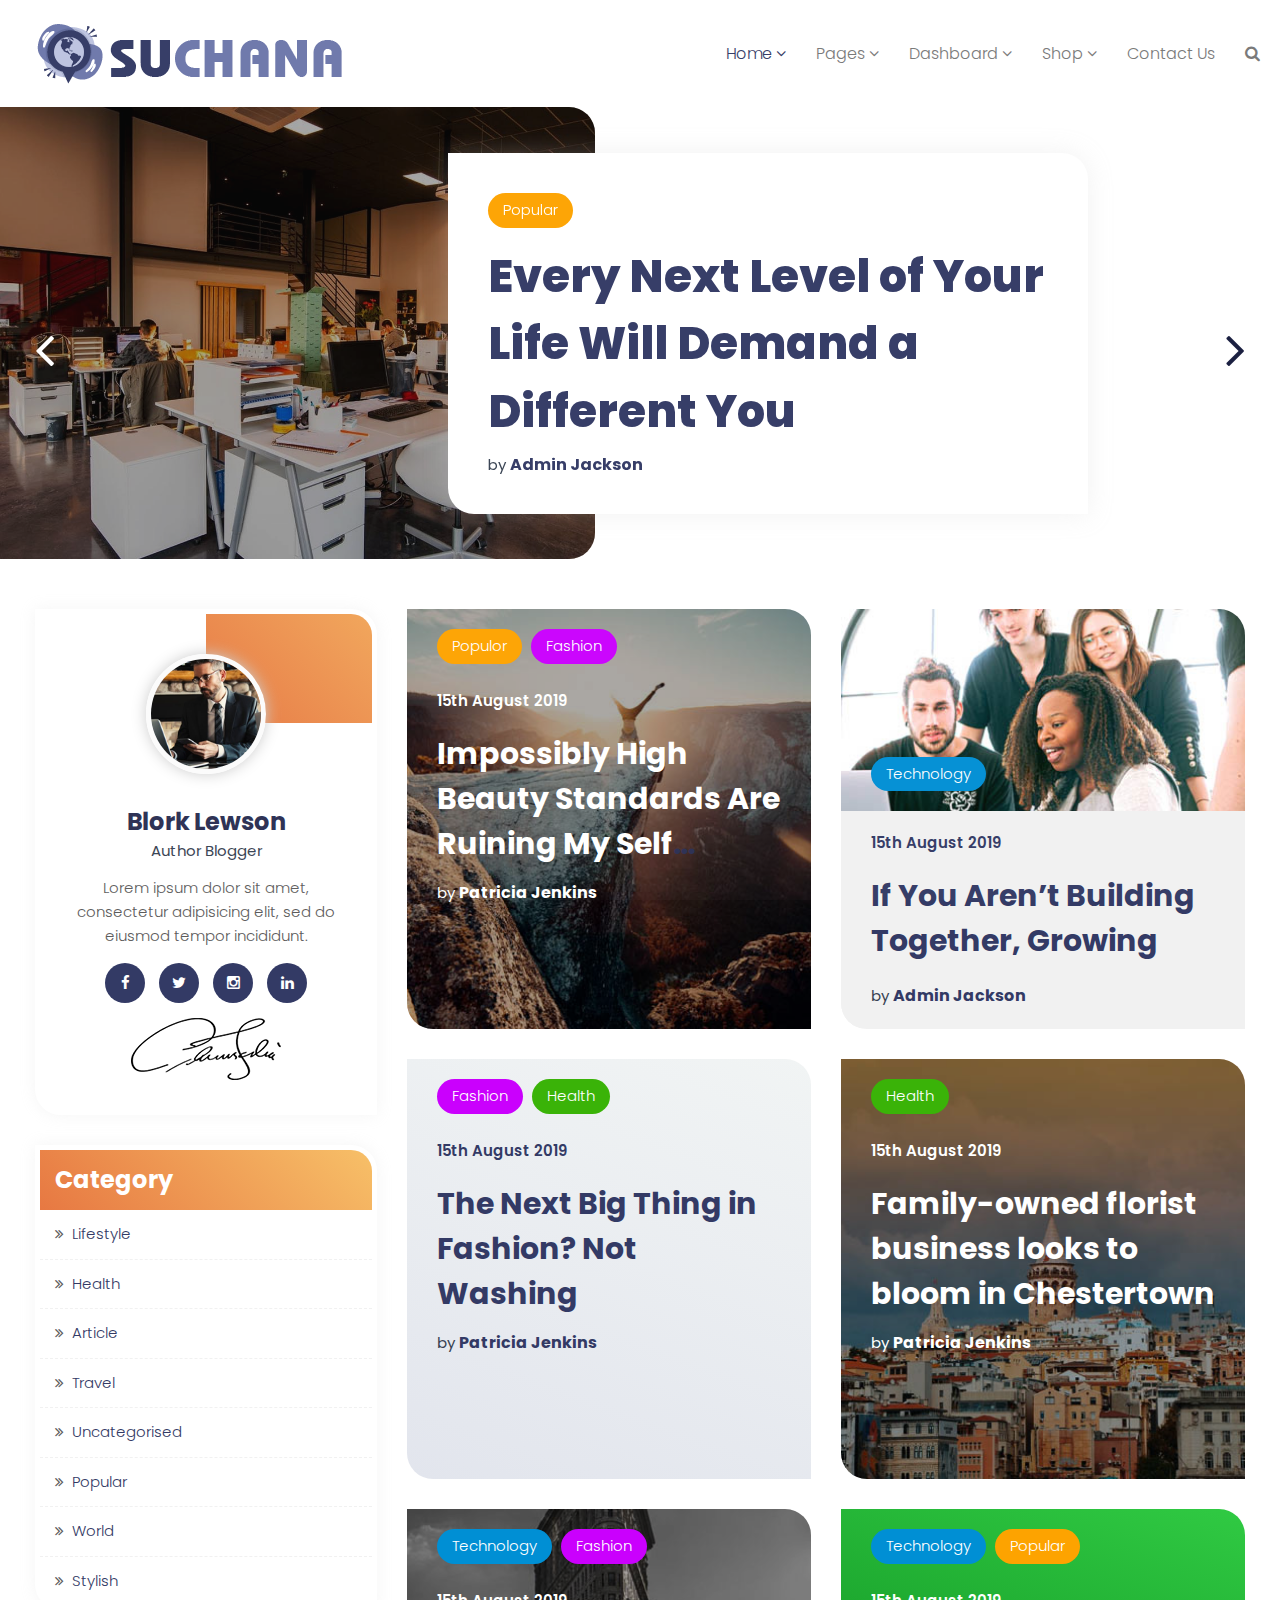
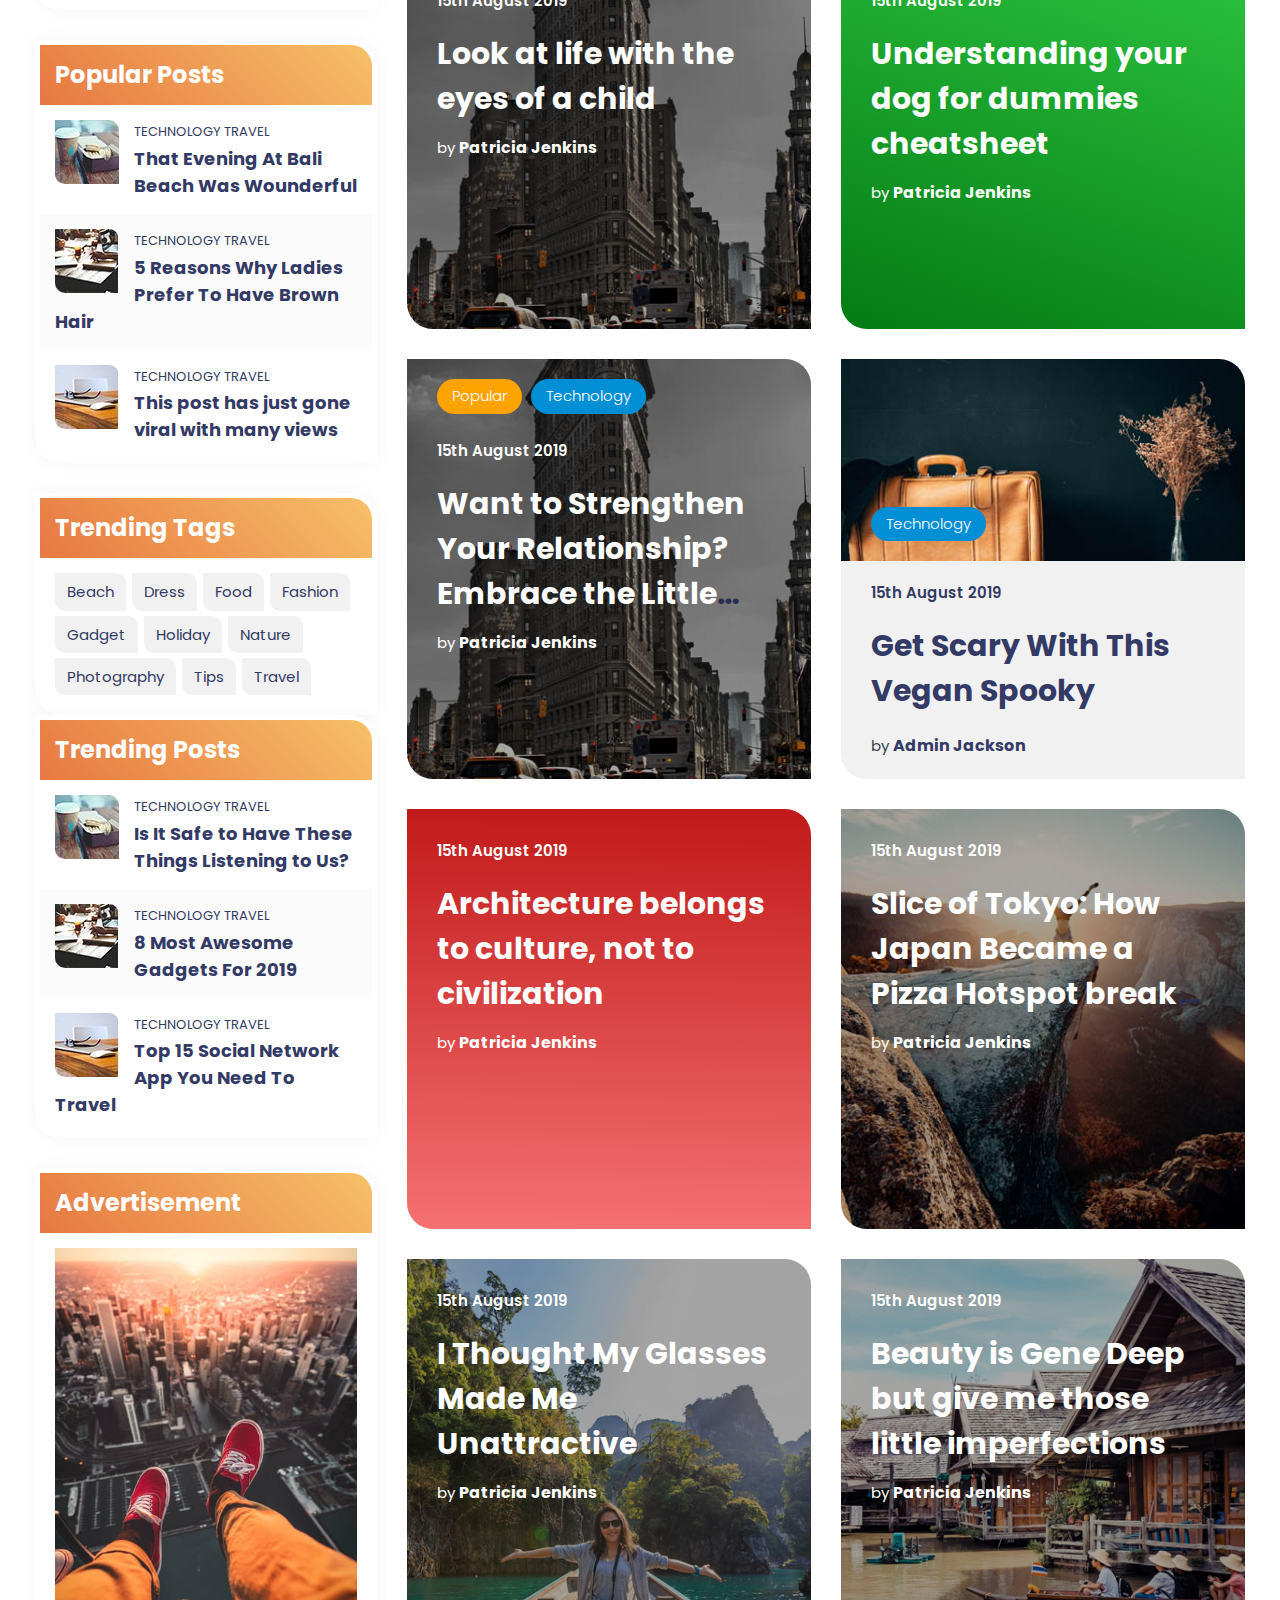
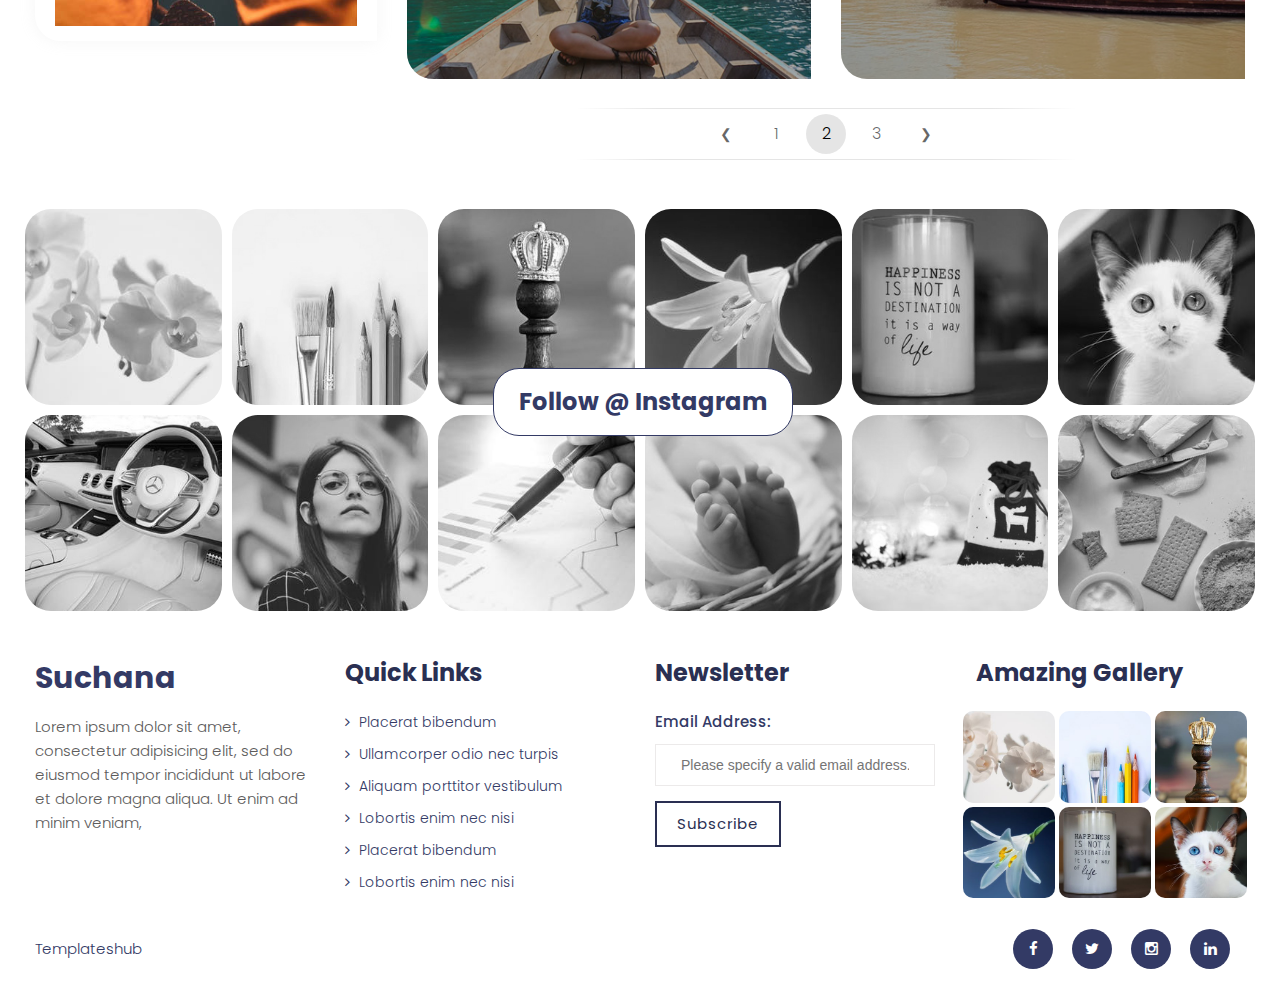
<file: index-5.html>
<!DOCTYPE html>
<html xmlns="http://www.w3.org/1999/xhtml" lang="zxx">


<!-- suchana/index-5.html  22 Nov 2019 04:10:54 GMT -->
<head>

    <meta charset="UTF-8">
    <meta name="viewport" content="width=device-width, initial-scale=1">
    <meta name="description" content="Suchana is an online blog, news & magazine dedicated to different categories html template">

    <title>Suchana - Blog, News & Magazine HTML Template</title>
    <!-- Favicon -->
    <link rel="shortcut icon" type="image/x-icon" href="images/favicon.png">

    <!-- Bootstrap core CSS -->
    <link href="css/bootstrap.min.css" rel="stylesheet" type="text/css">

    <!--Default CSS-->
    <link href="css/default.css" rel="stylesheet" type="text/css">

    <!--Custom CSS-->
    <link href="css/style.css" rel="stylesheet" type="text/css">

    <!--Plugin CSS-->
    <link href="css/plugin.css" rel="stylesheet" type="text/css">

    <!--Font Icons-->
    <link href="css/font-awesome.css" rel="stylesheet" type="text/css">
    <!--[if lt IE 9]> <script src="https://oss.maxcdn.com/html5shiv/3.7.2/html5shiv.min.js"></script> <script src="https://oss.maxcdn.com/respond/1.4.2/respond.min.js"></script><![endif]-->
</head>

<body>
    <!--PRELOADER-->
    <div id="preloader">
        <div id="status"></div>
    </div>
    <!--*Header*-->
    <header id="inner-navigation">

        <!-- navbar start -->
        <nav class="navbar navbar-default navbar-fixed-top navbar-sticky-function navbar-arrow">

            <div class="container">

                <div class="logo pull-left">
                    <h1><a href="index.html"><img src="images/logo.png"></a></h1>
                </div>
                
                <div id="navbar" class="navbar-nav-wrapper text-center">
                    <ul class="nav navbar-nav navbar-right" id="responsive-menu">
                        <li class="active"><a href="#">Home <i class="fa fa-angle-down"></i></a>
                            <ul>
                                <li><a href="index.html">Home Default</a></li>
                                <li><a href="#">Home List View</a>
                                    <ul>
                                        <li><a href="index-1.html">Home RightSidebar</a></li>
                                        <li><a href="index-2.html">Home Fullwidth</a></li>
                                        <li><a href="index-3.html">Home LeftSidebar</a></li> 
                                    </ul>
                                </li> 
                                <li><a href="#">Home Grid View</a>
                                    <ul>
                                        <li><a href="index-4.html">Home RightSidebar</a></li>
                                        <li><a href="index.html">Home Fullwidth</a></li>
                                        <li><a href="index-5.html">Home LeftSidebar</a></li> 
                                    </ul>
                                </li> 
                                <li><a href="mag.html">Magazine</a>
                                    <ul>
                                        <li><a href="mag.html">Default Magazine</a></li>
                                        <li><a href="mag-food.html">Food Magazine</a></li>
                                        <li><a href="mag-fashion.html">Fashion Magazine</a></li>
                                        <li><a href="mag-travel.html">Travel Magazine</a></li> 
                                        <li><a href="mag-tech.html">Tech Magazine</a></li> 
                                        <li><a href="mag-photo.html">Photography Magazine</a></li>
                                        <li><a href="mag-fitness.html">Fitness Magazine</a></li>
                                        <li><a href="mag-sports.html">Sports Magazine</a></li>
                                    </ul>
                                </li>         
                            </ul>
                        </li>

                        <li><a href="#">Pages <i class="fa fa-angle-down"></i></a>
                            <ul>
                                <li><a href="about-us.html">About Us</a></li>
                                <li><a href="error.html">Error Page</a></li>
                                <li><a href="#">Detail Page</a>
                                    <ul>
                                        <li><a href="blog-details.html">Detail 1</a></li>
                                        <li><a href="blog-details1.html">Detail 2</a></li>
                                    </ul>
                                </li>
                                <li><a href="author.html">Author Page</a></li>
                                <li><a href="#">Category</a>
                                    <ul>
                                        <li><a href="category.html">Category Lists</a></li>
                                        <li><a href="category-detail.html">Category Detail</a></li>
                                    </ul>
                                </li>
                                <li><a href="#">Tags</a>
                                    <ul>
                                        <li><a href="tag.html">Tag Lists</a></li>
                                        <li><a href="tag-detail.html">Tag Detail</a></li>
                                    </ul>
                                </li>
                                <li><a href="faq.html">Faq</a></li>
                                <li><a href="coming-soon.html">Coming Soon</a></li>
                            </ul>
                        </li> 

                        <li>
                            <a href="#">Dashboard  <i class="fa fa-angle-down"></i></a>
                            <ul>
                                <li><a href="dashboard.html">Dashboard</a></li>
                                <li><a href="dashboard-my-profile.html">Dashboard Profile</a></li>
                                <li><a href="dashboard-booking.html">Dashboard Bookings</a></li>
                                <li><a href="dashboard-history.html">Dashboard History</a></li>
                                <li><a href="dashboard-list.html">Dashboard Listing</a></li>
                                <li><a href="dashboard-addtour.html">Dashboard Add Tour</a></li>
                                <li><a href="dashboard-reviews.html">Dashboard Reviews</a></li>
                            </ul>
                        </li>   
                        
                        <li><a href="shop.html">Shop <i class="fa fa-angle-down"></i></a>
                            <ul>
                                <li><a href="shop.html">Shop List</a></li>
                                <li><a href="shop-detail.html">Shop Detail</a></li>
                                <li><a href="cart.html">Cart</a></li>
                                <li><a href="checkout.html">Checkout</a></li>
                                <li><a href="login.html">Login Page</a></li>
                                <li><a href="forgot-password.html">Forgot Password</a></li>
                            </ul>
                        </li>
                        <li><a href="contact-us.html">Contact Us</a></li>
                        <li><a href="#search" class="mt_search"><i class="fa fa-search"></i></a></li>
                    </ul>
                </div><!--/.nav-collapse -->
            </div>
            
            <div id="slicknav-mobile"></div>
        </nav>
        <!-- navbar end -->
    </header>
    <!--* End Header*-->


    <!-- Slider -->
    <section id="mt_banner">
        <div class="swiper-container">
            <div class="swiper-wrapper">
                <div class="swiper-slide">
                    <div class="slide-inner" style="background-image:url(images/slider/bg2.jpg)"></div>
                    <div class="banner_caption_text">
                        <div class="post-category">
                            <ul>
                                <li class="cat-yellow"><a href="#" class="white">Popular</a></li>
                            </ul>
                        </div>
                        <h1><a href="#">Every Next Level of Your Life Will Demand a Different You</a></h1>
                        <div class="item-meta">
                            <span>by</span>
                            <a href="author.html">Admin Jackson</a>
                        </div>
                    </div>
                </div>
                <div class="swiper-slide">
                    <div class="slide-inner" style="background-image:url(images/slider/bg1.jpg)"></div>
                    <div class="banner_caption_text">
                        <div class="post-category">
                            <ul>
                                <li class="cat-blue"><a href="#" class="white">Technology</a></li>
                            </ul>
                        </div>
                        <h1><a href="#">Beauty is Gene Deep but give me those little imperfections</a></h1>
                        <div class="item-meta">
                            <span>by</span>
                            <a href="author.html">Admin Jackson</a>
                        </div>
                    </div>
                </div>
                <div class="swiper-slide">
                    <div class="slide-inner" style="background-image:url(images/slider/bg3.jpg)"></div>
                    <div class="banner_caption_text">
                        <div class="post-category">
                            <ul>
                                <li class="cat-blue"><a href="#" class="white">Technology</a></li>
                                <li class="cat-yellow"><a href="#" class="white">Popular</a></li>
                            </ul>
                        </div>
                        <h1><a href="#">Get Scary With This Vegan Spooky Spider Crackle Cake!</a></h1>
                        <div class="item-meta">
                            <span>by</span>
                            <a href="author.html">Admin Jackson</a>
                        </div>
                    </div>
                </div>
            </div>
            <div class="swiper-button-next swiper-button-white"></div>
            <div class="swiper-button-prev swiper-button-white"></div>
        </div>
    </section>
    <!-- End Slider -->

    <!--* Blog*-->
    <section id="mt_blog" class="">
        <div class="container">
            <div class="row">
                <div class="col-md-9 width70 pull-right">
                    <div class="blog_post_sec blog_post_inner">
                        <div class="row">
                            <div class="col-md-6 col-sm-12 mar-bottom-30">
                                <div class="blog-post_wrapper image-wrapper">
                                    <div class="blog-post-image">
                                        <img src="images/blog-listing/blog_08.jpg" alt="image" class="img-responsive center-block post_img" />
                                    </div>
                                    <div class="post-content">
                                        <div class="post-category">
                                            <ul>
                                                <li class="cat-yellow"><a href="#" class="white">Populor</a></li>
                                                <li class="cat-pink"><a href="#" class="white">Fashion</a></li>
                                            </ul>
                                        </div>
                                        <div class="post-date">
                                            <p><a href="#">15th August 2019</a></p>
                                        </div>
                                        <h2 class="entry-title">
                                            <a href="blog-details.html" class="white">Impossibly High Beauty Standards Are Ruining My Self Esteem</a>
                                        </h2>
                                        <div class="item-meta white">
                                            <span>by</span>
                                            <a class="author-name white" href="author.html">Patricia Jenkins</a>
                                        </div>

                                    </div>
                                </div>
                            </div>
                            <div class="col-md-6 col-sm-12 mar-bottom-30">                            
                                <div class="blog-post_wrapper image-wrapper blog-wrapper-list">
                                    <div class="blog-post-image">
                                        <img src="images/blog-listing/blog_103.jpg" alt="image" class="img-responsive center-block post_img" />
                                        <div class="post-category">
                                            <ul>
                                                <li class="cat-blue mar-0"><a href="#" class="white">Technology</a></li>
                                            </ul>
                                        </div>
                                    </div>

                                    <div class="post-content">
                                        <div class="post-date">
                                            <p><a href="#">15th August 2019</a></p>
                                        </div>
                                        <h2 class="entry-title">
                                            <a href="blog-details.html" class="">If You Aren’t Building Together, Growing Apart</a>
                                        </h2>
                                        
                                        <div class="item-meta">
                                            <span>by</span>
                                            <a class="author-name" href="author.html">Admin Jackson</a>
                                        </div>
                                    </div>
                                </div>
                            </div>

                            <div class="col-md-6 col-sm-12 mar-bottom-30">                            
                                <div class="blog-post_wrapper front-wrapper bg-gray">
                                    <div class="post-content">
                                        <div class="post-category">
                                            <ul>
                                                <li class="cat-pink"><a href="#" class="white">Fashion</a></li>
                                                <li class="cat-green"><a href="#" class="white">Health</a></li>
                                            </ul>
                                        </div>
                                        <div class="post-date">
                                            <p><a href="#">15th August 2019</a></p>
                                        </div>
                                        <h2 class="entry-title">
                                            <a href="blog-details.html">The Next Big Thing in Fashion? Not Washing</a>
                                        </h2>
                                        <div class="item-meta">
                                            <span>by</span>
                                            <a class="author-name" href="author.html">Patricia Jenkins</a>
                                        </div>
                                    </div>
                                </div>
                            </div>
                            <div class="col-md-6 col-sm-12 mar-bottom-30">
                                <div class="blog-post_wrapper image-wrapper">
                                    <div class="blog-post-image">
                                        <img src="images/blog-listing/blog_10.jpg" alt="image" class="img-responsive center-block post_img" />
                                    </div>
                                    <div class="post-content">
                                        <div class="post-category">
                                            <ul>
                                                <li class="cat-green"><a href="#" class="white">Health</a></li>
                                            </ul>
                                        </div>
                                        <div class="post-date">
                                            <p><a href="#">15th August 2019</a></p>
                                        </div>
                                        <h2 class="entry-title white">
                                            <a href="blog-details.html" class="white">Family-owned florist business looks to bloom in Chestertown</a>
                                        </h2>
                                        <div class="item-meta white">
                                            <span>by</span>
                                            <a class="author-name white" href="author.html">Patricia Jenkins</a>
                                        </div>
                                    </div>
                                </div>
                            </div>
                            <div class="col-md-6 col-sm-12 mar-bottom-30">
                                <div class="blog-post_wrapper image-wrapper">
                                    <div class="blog-post-image">
                                        <img src="images/blog-listing/blog_09.jpg" alt="image" class="img-responsive center-block post_img" />
                                    </div>
                                    <div class="post-content">
                                        <div class="post-category">
                                            <ul>
                                                <li class="cat-blue"><a href="#" class="white">Technology</a></li>
                                                <li class="cat-pink"><a href="#" class="white">Fashion</a></li>
                                            </ul>
                                        </div>
                                        <div class="post-date">
                                            <p><a href="#">15th August 2019</a></p>
                                        </div>
                                        <h2 class="entry-title">
                                            <a href="blog-details.html" class="white">Look at life with the eyes of a child</a>
                                        </h2>
                                        <div class="item-meta white">
                                            <span>by</span>
                                            <a class="author-name white" href="author.html">Patricia Jenkins</a>
                                        </div>
                                    </div>
                                </div>
                            </div>

                            <div class="col-md-6 col-sm-12 mar-bottom-30">                            
                                <div class="blog-post_wrapper front-wrapper bg-green">
                                    <div class="post-content">
                                        <div class="post-category">
                                            <ul>
                                                <li class="cat-blue"><a href="#" class="white">Technology</a></li>
                                                <li class="cat-yellow"><a href="#" class="white">Popular</a></li>
                                            </ul>
                                        </div>
                                        <div class="post-date">
                                            <p><a href="#">15th August 2019</a></p>
                                        </div>
                                        <h2 class="entry-title">
                                            <a href="blog-details.html" class="white">Understanding your dog for dummies cheatsheet</a>
                                        </h2>
                                        <div class="item-meta white">
                                            <span>by</span>
                                            <a class="author-name white" href="author.html">Patricia Jenkins</a>
                                        </div>
                                    </div>
                                </div>
                            </div>
                            <div class="col-md-6 col-sm-12 mar-bottom-30">
                                <div class="blog-post_wrapper image-wrapper">
                                    <div class="blog-post-image">
                                        <img src="images/blog-listing/blog_09.jpg" alt="image" class="img-responsive center-block post_img" />
                                    </div>
                                    <div class="post-content">
                                        <div class="post-category">
                                            <ul>
                                                <li class="cat-yellow"><a href="#" class="white">Popular</a></li>
                                                <li class="cat-blue"><a href="#" class="white">Technology</a></li>
                                            </ul>
                                        </div>
                                        <div class="post-date">
                                            <p><a href="#">15th August 2019</a></p>
                                        </div>
                                        <h2 class="entry-title">
                                            <a href="blog-details.html" class="white">Want to Strengthen Your Relationship? Embrace the Little Things</a>
                                        </h2>
                                        <div class="item-meta white">
                                            <span>by</span>
                                            <a class="author-name white" href="author.html">Patricia Jenkins</a>
                                        </div>
                                    </div>
                                </div>
                            </div>

                            <div class="col-md-6 col-sm-12 mar-bottom-30">
                                <div class="blog-post_wrapper image-wrapper blog-wrapper-list">
                                    <div class="blog-post-image">
                                        <img src="images/blog-listing/blog_102.jpg" alt="image" class="img-responsive center-block post_img" />
                                        <div class="post-category">
                                            <ul>
                                                <li class="cat-blue mar-0"><a href="#" class="white">Technology</a></li>
                                            </ul>
                                        </div>
                                    </div>

                                    <div class="post-content">
                                        <div class="post-date">
                                            <p><a href="#">15th August 2019</a></p>
                                        </div>
                                        <h2 class="entry-title">
                                            <a href="blog-details.html" class="">Get Scary With This Vegan Spooky Crackle Cake!</a></a>
                                        </h2>
                                        
                                        <div class="item-meta">
                                            <span>by</span>
                                            <a class="author-name" href="author.html">Admin Jackson</a>
                                        </div>
                                    </div>
                                </div>
                            </div>
                            <div class="col-md-6 col-sm-12 mar-bottom-30">                            
                                <div class="blog-post_wrapper front-wrapper bg-red">
                                    <div class="post-content">
                                        <div class="post-date">
                                            <p><a href="#">15th August 2019</a></p>
                                        </div>
                                        <h2 class="entry-title white">
                                            <a href="blog-details.html" class="white">Architecture belongs to culture, not to civilization</a>
                                        </h2>
                                        <div class="item-meta">
                                            <span class="white">by</span>
                                            <a class="author-name white" href="author.html">Patricia Jenkins</a>
                                        </div>
                                    </div>
                                </div>
                            </div>
                            <div class="col-md-6 col-sm-12 mar-bottom-30">
                                <div class="blog-post_wrapper image-wrapper">
                                    <div class="blog-post-image">
                                        <img src="images/blog-listing/blog_08.jpg" alt="image" class="img-responsive center-block post_img" />
                                    </div>
                                    <div class="post-content">
                                        <div class="post-date">
                                            <p><a href="#">15th August 2019</a></p>
                                        </div>
                                        <h2 class="entry-title">
                                            <a href="blog-details.html" class="white">Slice of Tokyo: How Japan Became a Pizza Hotspot break rules and barriers</a>
                                        </h2>
                                        <div class="item-meta white">
                                            <span>by</span>
                                            <a class="author-name white" href="author.html">Patricia Jenkins</a>
                                        </div>
                                    </div>
                                </div>
                            </div>

                            <div class="col-md-6 col-sm-12 mar-bottom-30">
                                <div class="blog-post_wrapper image-wrapper">
                                    <div class="blog-post-image">
                                        <img src="images/blog-listing/blog_13.jpg" alt="image" class="img-responsive center-block post_img" />
                                    </div>
                                    <div class="post-content">
                                        <div class="post-date">
                                            <p><a href="#">15th August 2019</a></p>
                                        </div>
                                        <h2 class="entry-title white">
                                            <a href="blog-details.html" class="white">I Thought My Glasses Made Me Unattractive</a>
                                        </h2>
                                        <div class="item-meta white">
                                            <span>by</span>
                                            <a class="author-name white" href="author.html">Patricia Jenkins</a>
                                        </div>
                                    </div>
                                </div>
                            </div>

                            <div class="col-md-6 col-sm-12 mar-bottom-30">
                                <div class="blog-post_wrapper image-wrapper">
                                    <div class="blog-post-image">
                                        <img src="images/blog-listing/blog_15.jpg" alt="image" class="img-responsive center-block post_img" />
                                    </div>
                                    <div class="post-content">
                                        <div class="post-date">
                                            <p><a href="#">15th August 2019</a></p>
                                        </div>
                                        <h2 class="entry-title">
                                            <a href="blog-details.html" class="white">Beauty is Gene Deep but give me those little imperfections</a>
                                        </h2>
                                        <div class="item-meta white">
                                            <span>by</span>
                                            <a class="author-name white" href="author.html">Patricia Jenkins</a>
                                        </div>
                                    </div>
                                </div>
                            </div>

                            <div class="col-xs-12">
                                <div class="pagination__wrapper">
                                  <ul class="pagination">
                                    <li><button class="prev" title="previous page">&#10094;</button></li>
                                    <li><button title="first page - page 1">1</button></li>
                                    <li><button class="active" title="current page">2</button></li>
                                    <li><button>3</button></li>
                                    <li><button class="next" title="next page">&#10095;</button></li>
                                  </ul>
                                </div>   
                            </div> 
                        </div>    
                    </div>
                </div>
                <div class="col-md-3 width30">
                    <div class="sidebar">

                        <!-- widget author -->
                        <div class="widget widget-author text-center">
                            <div class="widget-image">
                                <img src="images/blog/author.png" alt="...">
                            </div>
                            <div class="widget-author-content">
                                <div class="widget-author mar-bottom-15">
                                    <h3 class="mar-bottom-5">Blork Lewson</h3>
                                    <span class="author-profession">Author Blogger</span>
                                </div>
                                <p>Lorem ipsum dolor sit amet, consectetur adipisicing elit, sed do eiusmod tempor incididunt.</p>
                                <div class="follow_us mar-bottom-15">
                                    <ul class="social_icons">
                                        <li><a href="#"> <i class="fa fa-facebook"></i></a></li>
                                        <li><a href="#"><i class="fa fa-twitter"></i></a></li>
                                        <li><a href="#"><i class="fa fa-instagram"></i></a></li>
                                        <li><a href="#"><i class="fa fa-linkedin"></i></a></li>
                                    </ul>
                                </div>
                                <div class="widget-author-signature">
                                    <img src="images/blog/signature.png" alt="...">
                                </div>
                            </div>
                        </div>

                        <!-- widget category -->
                        <div class="widget widget-category">
                            <div class="widget-content">
                                <div class="widget-title">
                                    <h3 class="white">Category</h3>
                                </div>
                                <div class="widget-category-main">
                                    <ul class="widget-category-list">
                                        <li><a href="#">Lifestyle</a></li>
                                        <li><a href="#">Health</a></li>
                                        <li><a href="#">Article</a></li>
                                        <li><a href="#">Travel</a></li>
                                        <li><a href="#">Uncategorised</a></li>
                                        <li><a href="#">Popular</a></li>
                                        <li><a href="#">World</a></li>
                                        <li><a href="#">Stylish</a></li>
                                    </ul>
                                </div>
                            </div>
                        </div>

                        <!-- widget popular post -->
                        <div class="widget widget-popular-post">
                            <div class="widget-content">
                                <div class="widget-title">
                                    <h3 class="white">Popular Posts</h3>
                                </div>
                                <div class="widget-popular-post-main">
                                    <div class="widget-posts">
                                        <div class="post-thumb">
                                            <img src="images/blog/r-post-1.jpg" alt=".....">
                                        </div>
                                        <div class="post-title">
                                            <div class="widget-cats">
                                                <a href="#">Technology</a>
                                                <a href="#">Travel</a>
                                            </div>
                                            <h4><a href="#">That Evening At Bali Beach Was Wounderful</a></h4>
                                        </div>
                                    </div>

                                    <div class="widget-posts">
                                        <div class="post-thumb">
                                            <img src="images/blog/r-post-2.jpg" alt=".....">
                                        </div>
                                        <div class="post-title">
                                            <div class="widget-cats">
                                                <a href="#">Technology</a>
                                                <a href="#">Travel</a>
                                            </div>
                                            <h4><a href="#">5 Reasons Why Ladies Prefer To Have Brown Hair</a></h4>
                                        </div>
                                    </div>

                                    <div class="widget-posts">
                                        <div class="post-thumb">
                                            <img src="images/blog/r-post-3.jpg" alt=".....">
                                        </div>
                                        <div class="post-title">
                                            <div class="widget-cats">
                                                <a href="#">Technology</a>
                                                <a href="#">Travel</a>
                                            </div>
                                            <h4><a href="#">This post has just gone viral with many views</a></h4>
                                        </div>
                                    </div>
                                </div>
                            </div>
                        </div>

                        <!-- widget tags -->
                        <div class="widget widget-tags">
                            <div class="widget-content">
                                <div class="widget-title">
                                    <h3 class="white">Trending Tags</h3>
                                </div>    
                                <div class="widget-tags-main">
                                    <a href="#" class="" >Beach</a>
                                    <a href="#" class="" >Dress</a>
                                    <a href="#" class="" >Food</a>
                                    <a href="#" class="" >Fashion</a>
                                    <a href="#" class="" >Gadget</a>
                                    <a href="#" class="" >Holiday</a>
                                    <a href="#" class="" >Nature</a>
                                    <a href="#" class="" >Photography</a>
                                    <a href="#" class="" >Tips</a>
                                    <a href="#" class="" >Travel</a>
                                </div>
                                </div>
                            </div>
                        </div>

                        <!-- widget popular post -->
                        <div class="widget widget-popular-post">
                            <div class="widget-content">
                                <div class="widget-title">
                                    <h3 class="white">Trending Posts</h3>
                                </div>
                                <div class="widget-popular-post-main">
                                    <div class="widget-posts">
                                        <div class="post-thumb">
                                            <img src="images/blog/r-post-1.jpg" alt=".....">
                                        </div>
                                        <div class="post-title">
                                            <div class="widget-cats">
                                                <a href="#">Technology</a>
                                                <a href="#">Travel</a>
                                            </div>
                                            <h4><a href="#">Is It Safe to Have These Things Listening to Us?</a></h4>
                                        </div>
                                    </div>

                                    <div class="widget-posts">
                                        <div class="post-thumb">
                                            <img src="images/blog/r-post-2.jpg" alt=".....">
                                        </div>
                                        <div class="post-title">
                                            <div class="widget-cats">
                                                <a href="#">Technology</a>
                                                <a href="#">Travel</a>
                                            </div>
                                            <h4><a href="#">8 Most Awesome Gadgets For 2019</a></h4>
                                        </div>
                                    </div>

                                    <div class="widget-posts">
                                        <div class="post-thumb">
                                            <img src="images/blog/r-post-3.jpg" alt=".....">
                                        </div>
                                        <div class="post-title">
                                            <div class="widget-cats">
                                                <a href="#">Technology</a>
                                                <a href="#">Travel</a>
                                            </div>
                                            <h4><a href="#">Top 15 Social Network App You Need To Travel</a></h4>
                                        </div>
                                    </div>
                                </div>
                            </div>
                        </div>

                        <div class="widget widget-advertisement">
                            <div class="widget-content">
                                <div class="widget-title">
                                    <h3 class="white">Advertisement</h3>
                                </div>  
                                <div class="widget-ads-image text-center">
                                    <img src="images/blog-listing/blog_07.jpg" alt="ads">
                                </div>
                            </div>
                        </div>

                    </div>
                </div>    
            </div>    
        </div>
    </section>
    <!--* End Blog*-->

    <div class="mt_instagram">
        <div class="container">
            <div class="row">
                <div class="col-sm-2 col-xs-6"><a href="#"><img src="images/insta/insta_01.jpg" alt="Image"></a></div>
                <div class="col-sm-2 col-xs-6"><a href="#"><img src="images/insta/insta_02.jpg" alt="Image"></a></div>
                <div class="col-sm-2 col-xs-6"><a href="#"><img src="images/insta/insta_03.jpg" alt="Image"></a></div>
                <div class="col-sm-2 col-xs-6"><a href="#"><img src="images/insta/insta_04.jpg" alt="Image"></a></div>
                <div class="col-sm-2 col-xs-6"><a href="#"><img src="images/insta/insta_05.jpg" alt="Image"></a></div>
                <div class="col-sm-2 col-xs-6"><a href="#"><img src="images/insta/insta_06.jpg" alt="Image"></a></div>
                <div class="col-sm-2 col-xs-6"><a href="#"><img src="images/insta/insta_07.jpg" alt="Image"></a></div>
                <div class="col-sm-2 col-xs-6"><a href="#"><img src="images/insta/insta_08.jpg" alt="Image"></a></div>
                <div class="col-sm-2 col-xs-6"><a href="#"><img src="images/insta/insta_09.jpg" alt="Image"></a></div>
                <div class="col-sm-2 col-xs-6"><a href="#"><img src="images/insta/insta_10.jpg" alt="Image"></a></div>
                <div class="col-sm-2 col-xs-6"><a href="#"><img src="images/insta/insta_11.jpg" alt="Image"></a></div>
                <div class="col-sm-2 col-xs-6"><a href="#"><img src="images/insta/insta_12.jpg" alt="Image"></a></div>
            </div>
            <div class="sectio-title">
                <h3 class="mar-0"><a href="#">Follow @ Instagram</a></h3>
            </div>
        </div> 
    </div>

    <!--*Footer*-->
    <footer id="mt_footer" class="mt_footer_style1">  
        <div class="container"> 
            <div class="mt_footer_col">
                <div class="row">
                    <div class="col-md-3 col-sm-6 col-xs-12">
                        <div class="mt_footer_about">
                            <h2><a href="#">Suchana</a></h2>
                            <p>Lorem ipsum dolor sit amet, consectetur adipisicing elit, sed do eiusmod
                            tempor incididunt ut labore et dolore magna aliqua. Ut enim ad minim veniam,
                            </p>
                        </div>
                    </div>
                    <div class="col-md-3 col-sm-6 col-xs-12">
                        <div class="mt_footer_list">
                            <h3>Quick Links</h3>
                            <ul class="footer-quick-links-4">
                               <li><a href="#"><i class="fa fa-angle-right"></i> Placerat bibendum</a></li>
                               <li><a href="#"><i class="fa fa-angle-right"></i> Ullamcorper odio nec turpis</a></li>
                               <li><a href="#"><i class="fa fa-angle-right"></i> Aliquam porttitor vestibulum</a></li>
                               <li><a href="#"><i class="fa fa-angle-right"></i> Lobortis enim nec nisi</a></li>
                               <li><a href="#"><i class="fa fa-angle-right"></i> Placerat bibendum</a></li>
                               <li><a href="#"><i class="fa fa-angle-right"></i> Lobortis enim nec nisi</a></li>
                             </ul>
                        </div>
                    </div>
                    <div class="col-md-3 col-sm-6 col-xs-12">
                        <div class="mt_footer_newsletter">
                            <h3>Newsletter</h3>
                            <div class="mailpoet_form">
                                <form target="_self" method="post" action="https://cyclonethemes.com/demo/html/suchana/email" novalidate="">
                                    <label>Email Address:</label>
                                    <input type="email" class="mailpoet_text" name="mail" title="Email" placeholder="Please specify a valid email address.">

                                    <div class="blog-button">
                                        <button class="btn-blog">Subscribe</button>
                                    </div>
                                </form>
                            </div>
                        </div>
                    </div>
                    <div class="col-md-3 col-sm-6 col-xs-12">
                        <div class="mt_footer_gallery">
                            <h3>Amazing Gallery</h3>
                            <div class="row">
                                <div class="col-sm-4 col-xs-6"><a href="#"><img src="images/insta/insta_01.jpg" alt="Image"></a></div>
                                <div class="col-sm-4 col-xs-6"><a href="#"><img src="images/insta/insta_02.jpg" alt="Image"></a></div>
                                <div class="col-sm-4 col-xs-6"><a href="#"><img src="images/insta/insta_03.jpg" alt="Image"></a></div>
                                <div class="col-sm-4 col-xs-6"><a href="#"><img src="images/insta/insta_04.jpg" alt="Image"></a></div>
                                <div class="col-sm-4 col-xs-6"><a href="#"><img src="images/insta/insta_05.jpg" alt="Image"></a></div>
                                <div class="col-sm-4 col-xs-6"><a href="#"><img src="images/insta/insta_06.jpg" alt="Image"></a></div>
                            </div>
                        </div>
                    </div>
                </div>
            </div>
            <div class="mt_footer_copy">
                <div class="copy_txt pull-left">
                    <p class="mar-0"><a href="templateshub.net">Templateshub</a></p>
                </div> 
                <div class="follow_us pull-right">
                    <ul class="social_icons">
                        <li><a href="#"> <i class="fa fa-facebook"></i></a></li>
                        <li><a href="#"><i class="fa fa-twitter"></i></a></li>
                        <li><a href="#"><i class="fa fa-instagram"></i></a></li>
                        <li><a href="#"><i class="fa fa-linkedin"></i></a></li>
                    </ul>
                </div>
                      
            </div>
        </div>
    </footer>
    <!--* End Footer*-->

    <!-- back to top -->
    <a id="back-to-top" href="#" class="btn btn-primary btn-lg back-to-top" role="button" title="" data-placement="left">
        <span class="fa fa-arrow-up"></span>
    </a>

    <!-- search popup -->
    <div id="search">
        <button type="button" class="close">×</button>
        <form>
            <input type="search" value="" placeholder="type keyword(s) here" />
            <button type="submit" class="btn btn-primary">Search</button>
        </form>
    </div>

    <!--*Scripts*-->
    <!-- Latest jquery --><script src="js/jquery-3.2.1.min.js"></script>
    <!-- Plugin Jquery --><script src="js/plugin.js"></script>
    <!-- custom nav jquery --><script src="js/custom-nav.js"></script>
    <!-- main default Jquery --><script src="js/main.js"></script>
</body>


<!-- suchana/index-5.html  22 Nov 2019 04:10:54 GMT -->
</html>
</file>
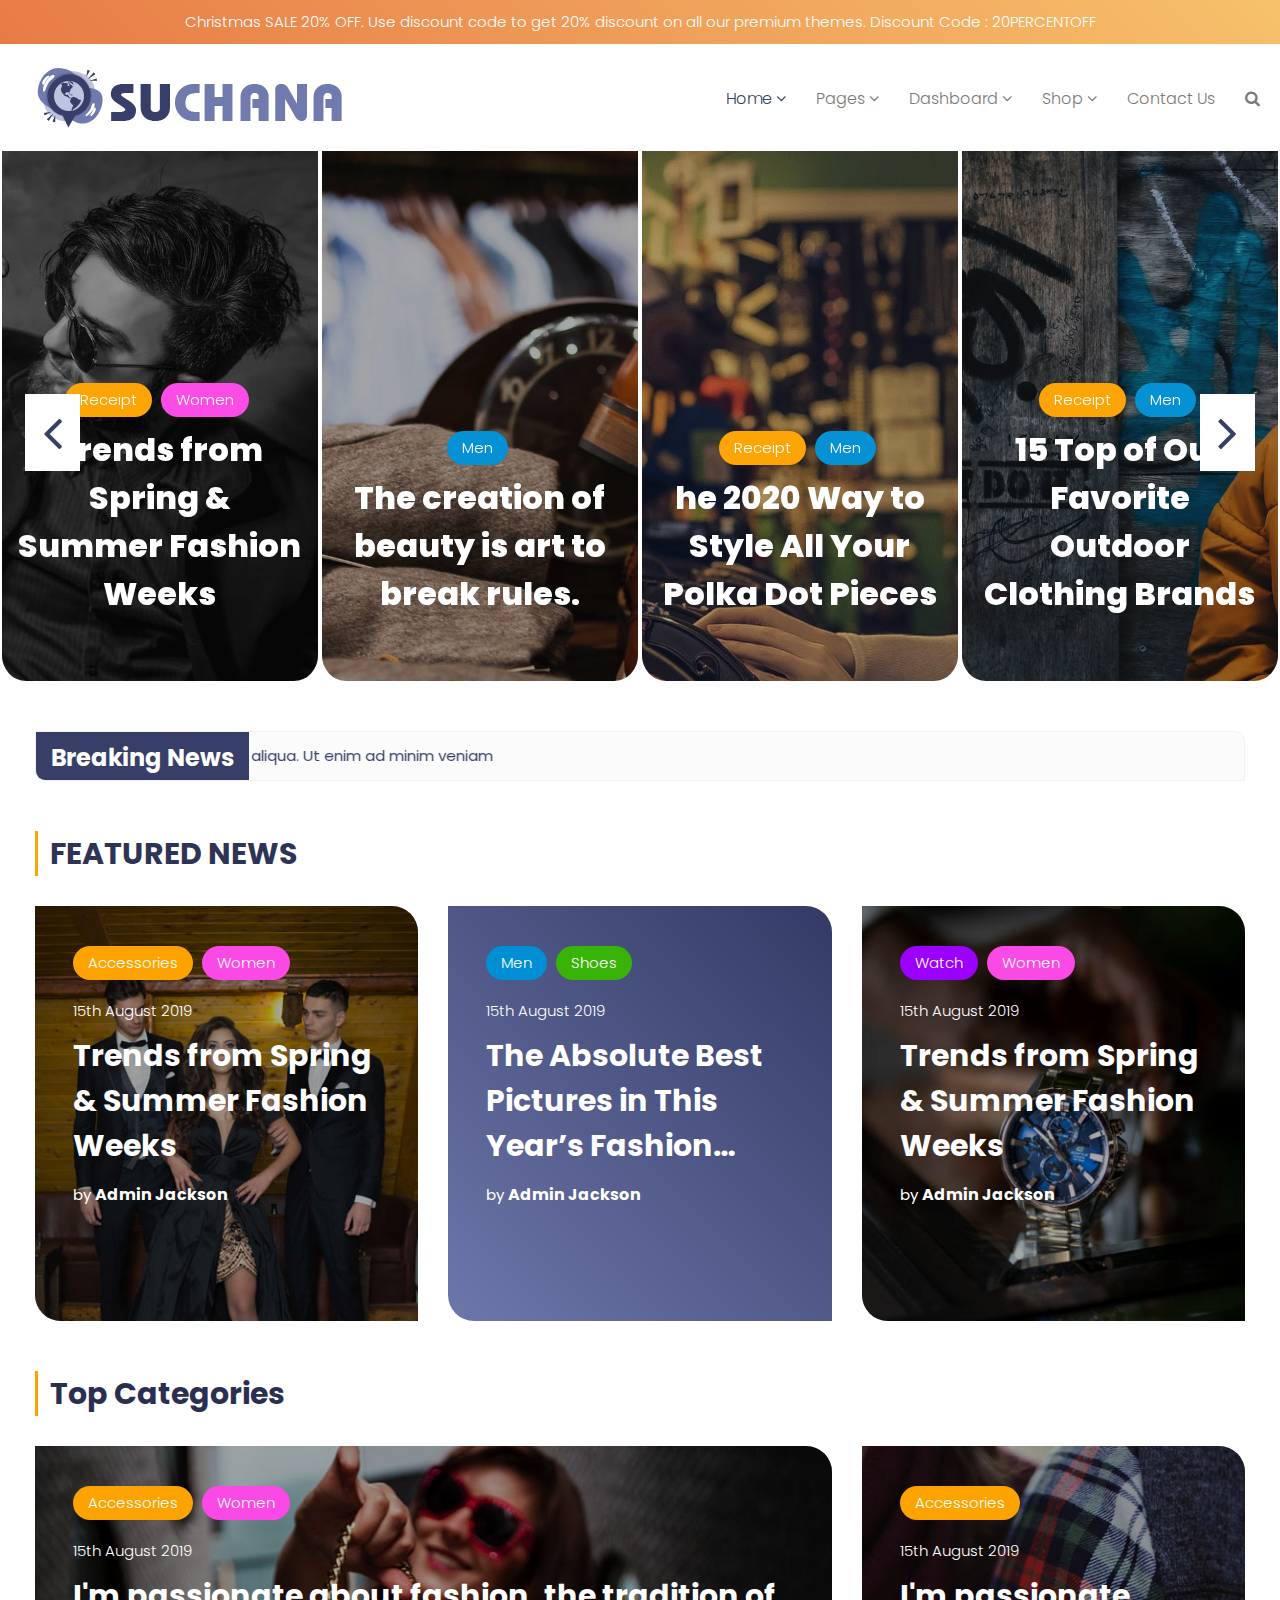
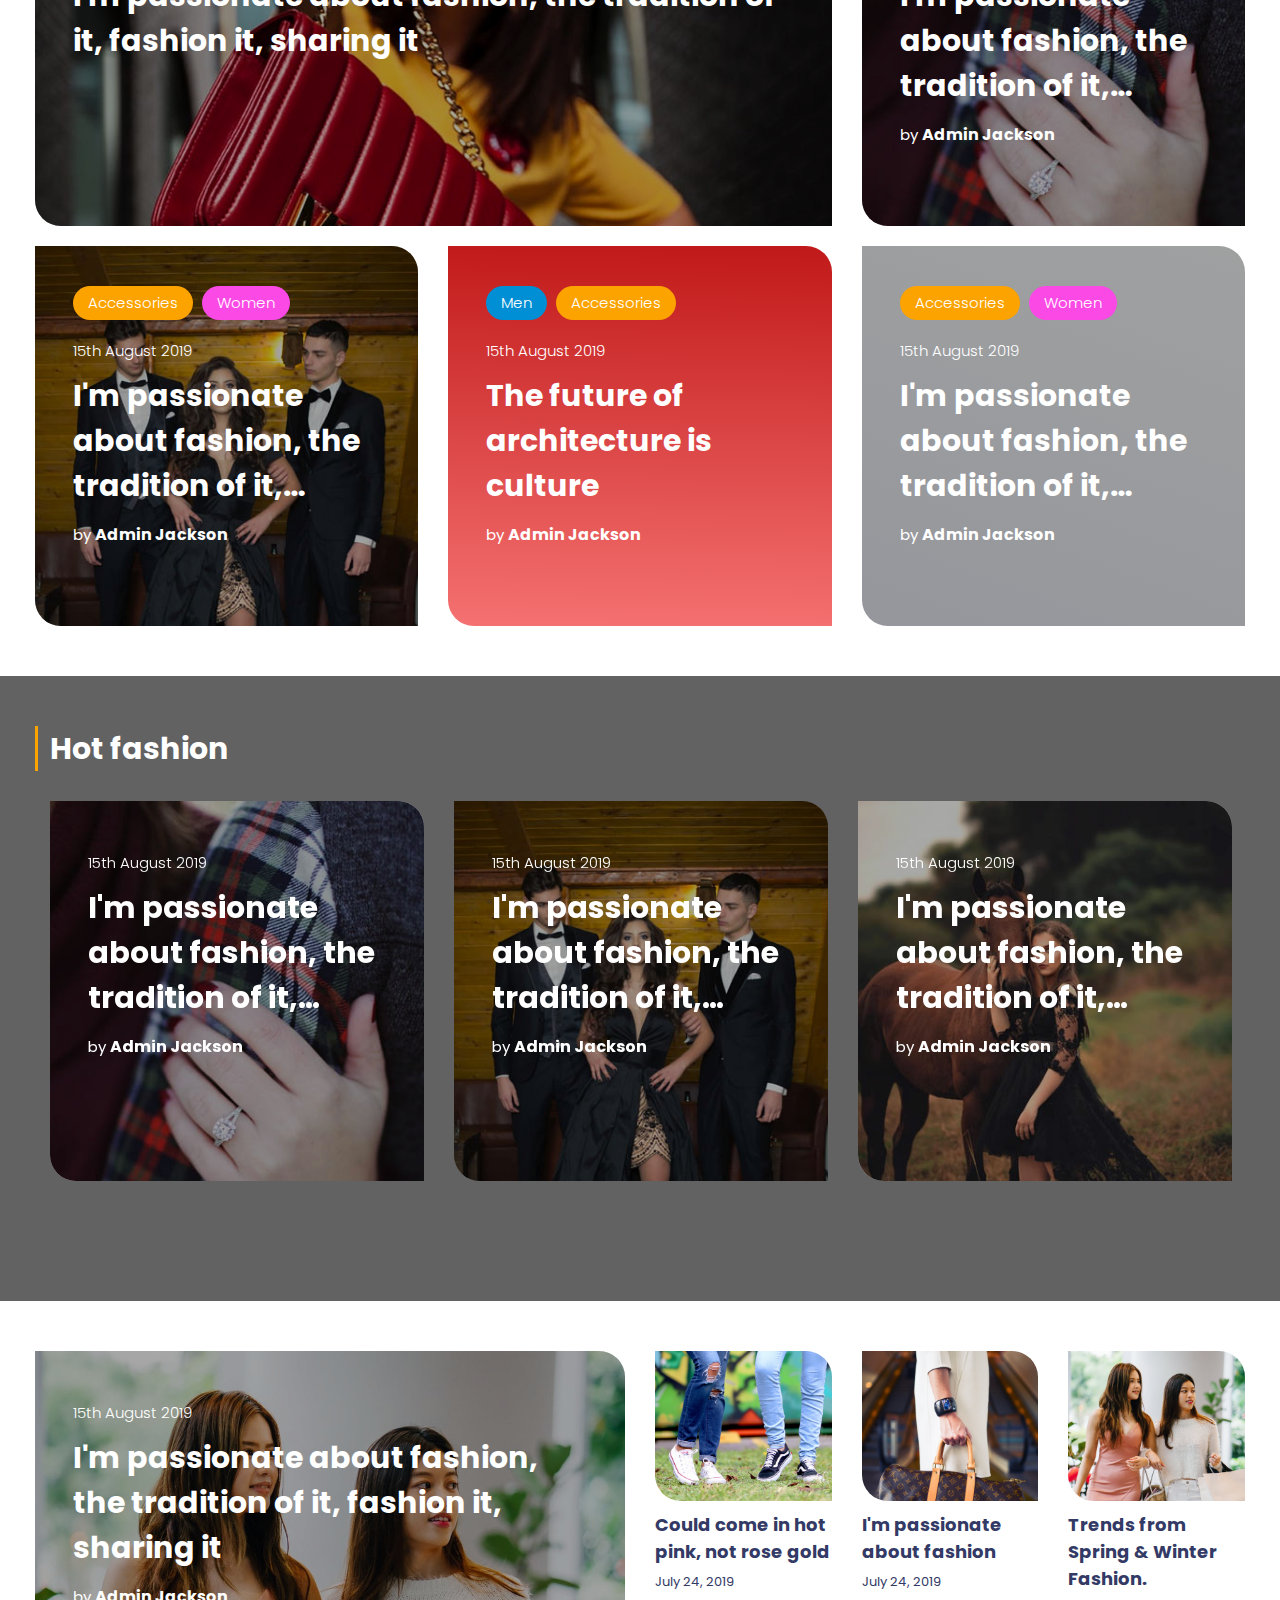
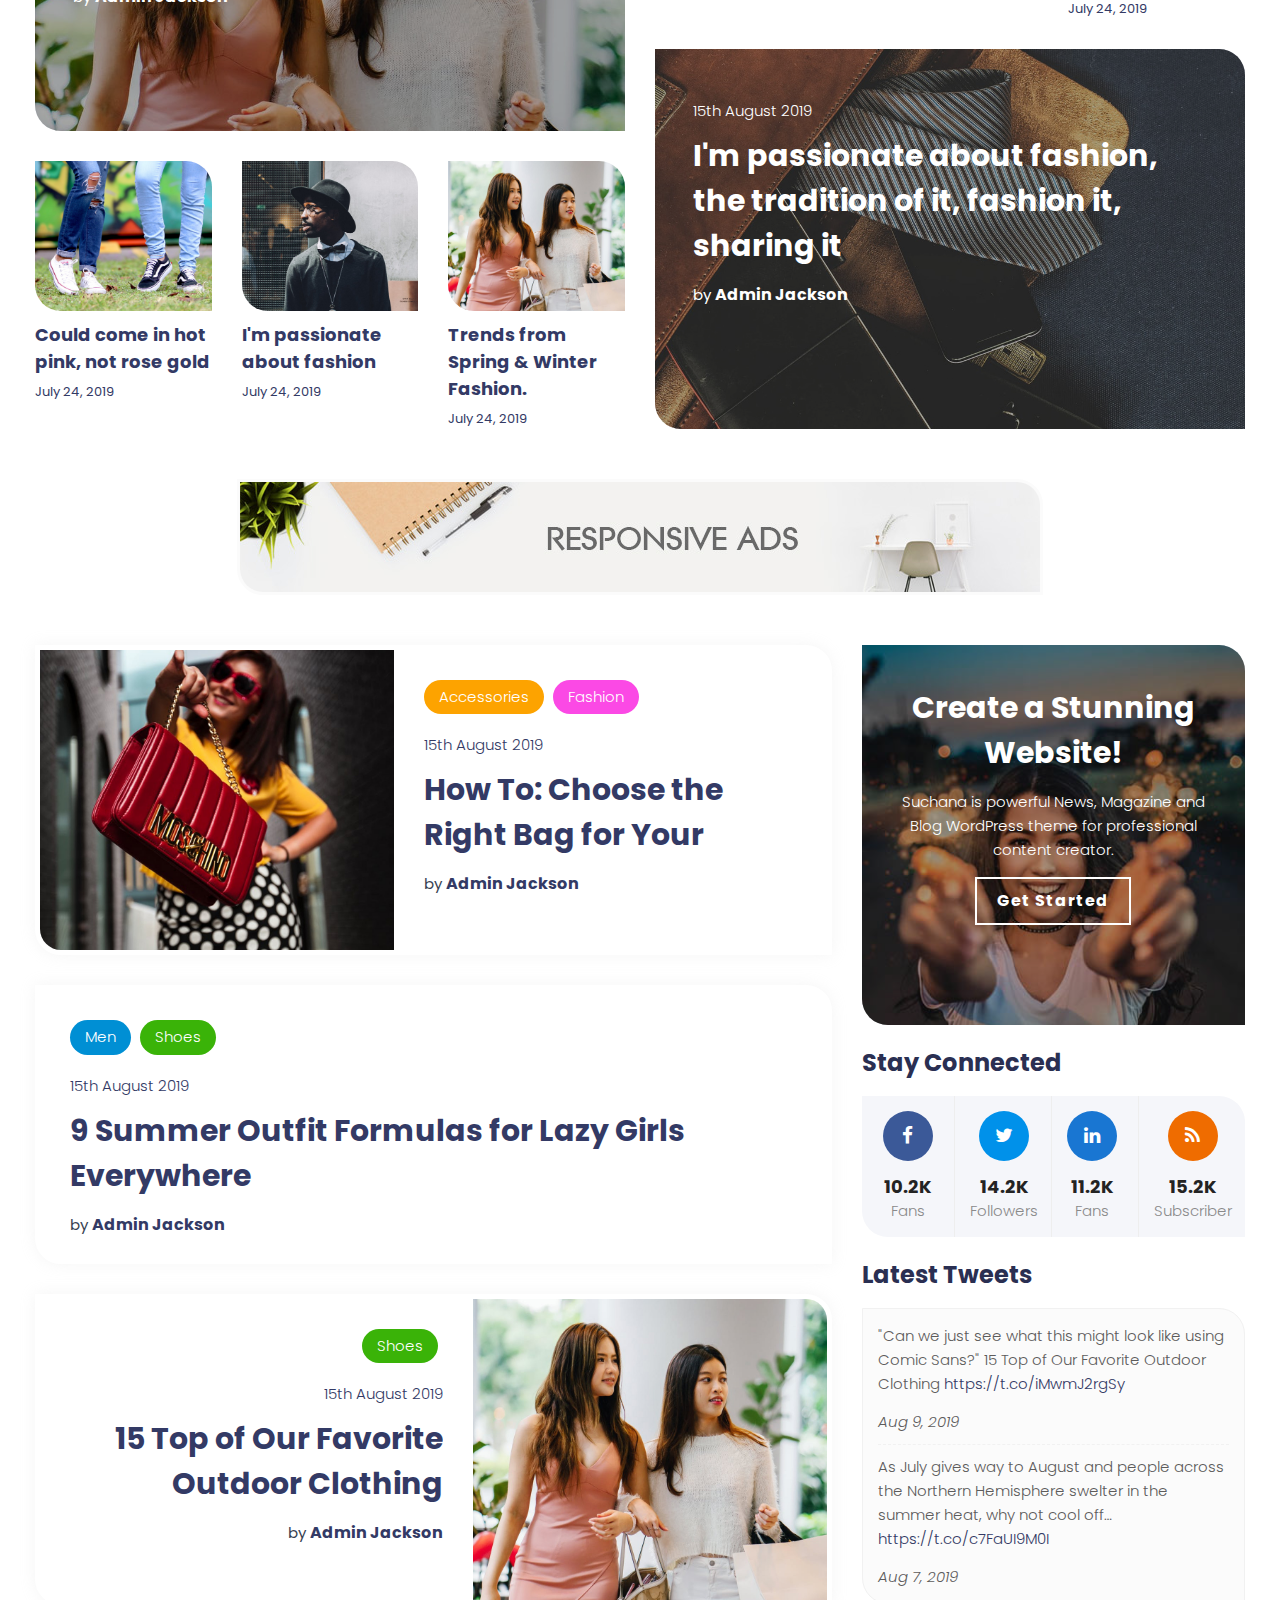
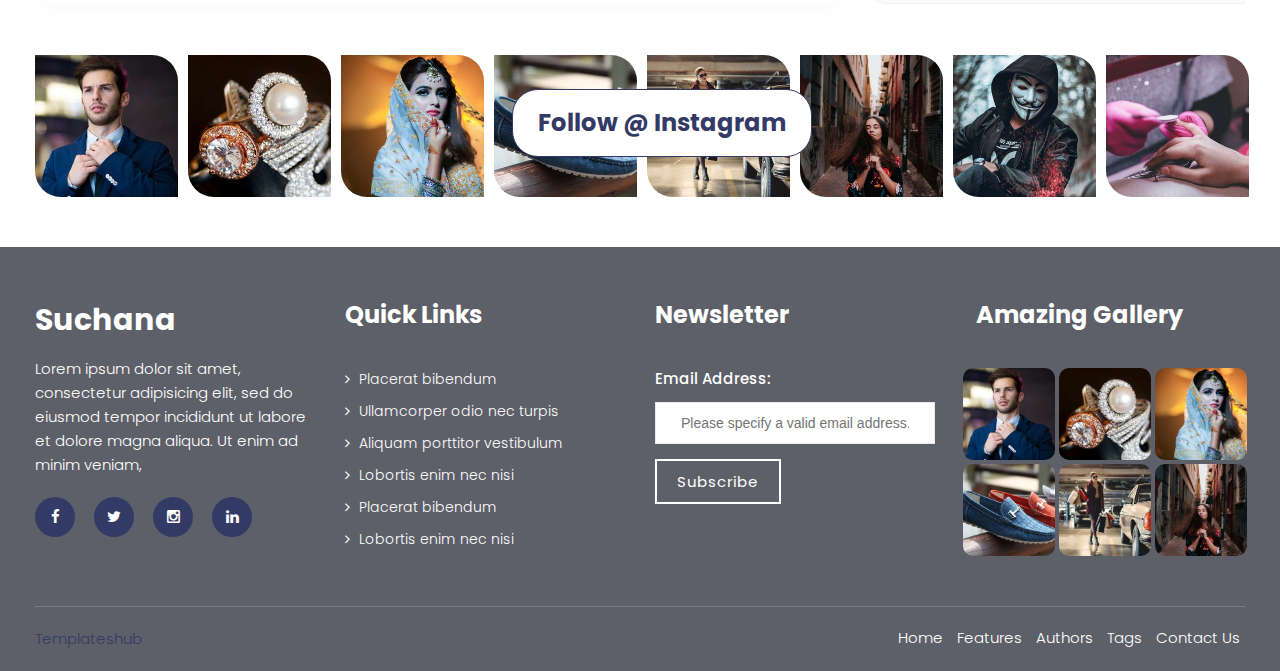
<file: mag-fashion.html>
<!DOCTYPE html>
<html xmlns="http://www.w3.org/1999/xhtml" lang="zxx">


<!-- suchana/mag-fashion.html  22 Nov 2019 04:12:34 GMT -->
<head>

    <meta charset="UTF-8">
    <meta name="viewport" content="width=device-width, initial-scale=1">
    <meta name="description" content="Suchana is an online blog, news & magazine dedicated to different categories html template">

    <title>Suchana - Blog, News & Magazine HTML Template</title>
    <!-- Favicon -->
    <link rel="shortcut icon" type="image/x-icon" href="images/favicon.png">

    <!-- Bootstrap core CSS -->
    <link href="css/bootstrap.min.css" rel="stylesheet" type="text/css">

    <!--Default CSS-->
    <link href="css/default.css" rel="stylesheet" type="text/css">

    <!--Custom CSS-->
    <link href="css/mag.css" rel="stylesheet" type="text/css">

    <!--Custom CSS-->
    <link href="css/mag-fashion.css" rel="stylesheet" type="text/css">

    <!--Plugin CSS-->
    <link href="css/plugin.css" rel="stylesheet" type="text/css">

    <!--Font Icons-->
    <link href="css/font-awesome.css" rel="stylesheet" type="text/css">
    <!--[if lt IE 9]> <script src="https://oss.maxcdn.com/html5shiv/3.7.2/html5shiv.min.js"></script> <script src="https://oss.maxcdn.com/respond/1.4.2/respond.min.js"></script><![endif]-->
</head>

<body>
    <!--PRELOADER-->
    <div id="preloader">
        <div id="status"></div>
    </div>
    <!--*Header*-->
    <header id="inner-navigation">
        <div class="offer text-center">
            <div class="container">
                <p class="mar-0 white">Christmas SALE 20% OFF. Use discount code to get 20% discount on all our premium themes. Discount Code : 20PERCENTOFF </p>
            </div>
        </div>

        <!-- navbar start -->
        <nav class="navbar navbar-default navbar-fixed-top navbar-sticky-function navbar-arrow">

            <div class="container">

                <div class="logo pull-left">
                    <h1><a href="index.html"><img src="images/logo.png"></a></h1>
                </div>
                
                <div id="navbar" class="navbar-nav-wrapper text-center">
                    <ul class="nav navbar-nav navbar-right" id="responsive-menu">
                        <li class="active"><a href="#">Home <i class="fa fa-angle-down"></i></a>
                            <ul>
                                <li><a href="index.html">Home Default</a></li>
                                <li><a href="#">Home List View</a>
                                    <ul>
                                        <li><a href="index-1.html">Home RightSidebar</a></li>
                                        <li><a href="index-2.html">Home Fullwidth</a></li>
                                        <li><a href="index-3.html">Home LeftSidebar</a></li> 
                                    </ul>
                                </li> 
                                <li><a href="#">Home Grid View</a>
                                    <ul>
                                        <li><a href="index-4.html">Home RightSidebar</a></li>
                                        <li><a href="index.html">Home Fullwidth</a></li>
                                        <li><a href="index-5.html">Home LeftSidebar</a></li> 
                                    </ul>
                                </li>  
                                <li><a href="mag.html">Magazine</a>
                                    <ul>
                                        <li><a href="mag.html">Default Magazine</a></li>
                                        <li><a href="mag-food.html">Food Magazine</a></li>
                                        <li><a href="mag-fashion.html">Fashion Magazine</a></li>
                                        <li><a href="mag-travel.html">Travel Magazine</a></li> 
                                        <li><a href="mag-tech.html">Tech Magazine</a></li> 
                                        <li><a href="mag-photo.html">Photography Magazine</a></li>
                                        <li><a href="mag-fitness.html">Fitness Magazine</a></li>
                                        <li><a href="mag-sports.html">Sports Magazine</a></li>
                                    </ul>
                                </li>         
                            </ul>
                        </li>

                        <li><a href="#">Pages <i class="fa fa-angle-down"></i></a>
                            <ul>
                                <li><a href="about-us.html">About Us</a></li>
                                <li><a href="error.html">Error Page</a></li>
                                <li><a href="#">Detail Page</a>
                                    <ul>
                                        <li><a href="blog-details.html">Detail 1</a></li>
                                        <li><a href="blog-details1.html">Detail 2</a></li>
                                    </ul>
                                </li>
                                <li><a href="author.html">Author Page</a></li>
                                <li><a href="#">Category</a>
                                    <ul>
                                        <li><a href="category.html">Category Lists</a></li>
                                        <li><a href="category-detail.html">Category Detail</a></li>
                                    </ul>
                                </li>
                                <li><a href="#">Tags</a>
                                    <ul>
                                        <li><a href="tag.html">Tag Lists</a></li>
                                        <li><a href="tag-detail.html">Tag Detail</a></li>
                                    </ul>
                                </li>
                                <li><a href="faq.html">Faq</a></li>
                                <li><a href="coming-soon.html">Coming Soon</a></li>
                            </ul>
                        </li> 

                        <li>
                            <a href="#">Dashboard  <i class="fa fa-angle-down"></i></a>
                            <ul>
                                <li><a href="dashboard.html">Dashboard</a></li>
                                <li><a href="dashboard-my-profile.html">Dashboard Profile</a></li>
                                <li><a href="dashboard-booking.html">Dashboard Bookings</a></li>
                                <li><a href="dashboard-history.html">Dashboard History</a></li>
                                <li><a href="dashboard-list.html">Dashboard Listing</a></li>
                                <li><a href="dashboard-addtour.html">Dashboard Add Tour</a></li>
                                <li><a href="dashboard-reviews.html">Dashboard Reviews</a></li>
                            </ul>
                        </li>   
                        
                        <li><a href="shop.html">Shop <i class="fa fa-angle-down"></i></a>
                            <ul>
                                <li><a href="shop.html">Shop List</a></li>
                                <li><a href="shop-detail.html">Shop Detail</a></li>
                                <li><a href="cart.html">Cart</a></li>
                                <li><a href="checkout.html">Checkout</a></li>
                                <li><a href="login.html">Login Page</a></li>
                                <li><a href="forgot-password.html">Forgot Password</a></li>
                            </ul>
                        </li>
                        <li><a href="contact-us.html">Contact Us</a></li>
                        <li><a href="#search" class="mt_search"><i class="fa fa-search"></i></a></li>
                    </ul>
                </div><!--/.nav-collapse -->
            </div>
            
            <div id="slicknav-mobile"></div>
        </nav>
        <!-- navbar end -->
    </header>
    <!--* End Header*-->


    <!-- fashion/sliders -->
    <section id="mt_banner" class="">
        <div class="swiper-container">
            <div class="swiper-wrapper">
                <div class="swiper-slide">
                    <div class="slide-inner pre-quarter-slide slide-overlay" style="background-image:url(images/fashion/sliders/bg1.jpg)">
                        <div class="banner_caption_text">
                            <div class="post-category">
                                <ul>
                                    <li class="cat-yellow"><a href="#" class="white">Receipt</a></li>
                                    <li class="cat-pink"><a href="#" class="white">Women</a></li>
                                </ul>
                            </div>
                            <h1><a href="#">Trends from Spring & Summer Fashion Weeks</a></h1>
                        </div>
                    </div>
                    <div class="slide-inner quarter-slide quarter-slide-down slide-overlay" style="background-image:url(images/fashion/sliders/bg3.jpg)">
                        <div class="banner_caption_text">
                            <div class="post-category">
                                <ul>
                                    <li class="cat-blue"><a href="#" class="white">Men</a></li>
                                </ul>
                            </div>
                            <h1><a href="#">The creation of beauty is art to break rules.</a></h1>
                        </div>
                    </div> 
                    <div class="slide-inner pre-half-slide slide-overlay" style="background-image:url(images/fashion/sliders/bg4.jpg)">
                        <div class="banner_caption_text">
                            <div class="post-category">
                                <ul>
                                    <li class="cat-yellow"><a href="#" class="white">Receipt</a></li>
                                    <li class="cat-blue"><a href="#" class="white">Men</a></li>
                                </ul>
                            </div>
                            <h1><a href="#">he 2020 Way to Style All Your Polka Dot Pieces</a></h1>
                        </div>
                    </div>
                    <div class="slide-inner half-slide slide-overlay" style="background-image:url(images/fashion/sliders/bg2.jpg)">
                        <div class="banner_caption_text">
                            <div class="post-category">
                                <ul>
                                    <li class="cat-yellow"><a href="#" class="white">Receipt</a></li>
                                    <li class="cat-blue"><a href="#" class="white">Men</a></li>
                                </ul>
                            </div>
                            <h1><a href="#">15 Top of Our Favorite Outdoor Clothing Brands</a></h1>
                        </div>
                    </div> 
                </div>

                <div class="swiper-slide"> 
                    <div class="slide-inner pre-quarter-slide slide-overlay" style="background-image:url(images/fashion/sliders/bg5.jpg)">
                        <div class="banner_caption_text">
                            <div class="post-category">
                                <ul>
                                    <li class="cat-yellow"><a href="#" class="white">Receipt</a></li>
                                    <li class="cat-green"><a href="#" class="white">Shoes</a></li>
                                </ul>
                            </div>
                            <h1><a href="#">What the Colours You Wear Say About You </a></h1>
                        </div>
                    </div>
                    <div class="slide-inner quarter-slide quarter-slide-down slide-overlay" style="background-image:url(images/fashion/sliders/bg8.jpg)">
                        <div class="banner_caption_text">
                            <div class="post-category">
                                <ul>
                                    <li class="cat-yellow"><a href="#" class="white">Accessories</a></li>
                                </ul>
                            </div>
                            <h1><a href="#">The creation of beauty is art to break rules.</a></h1>
                        </div>
                    </div>
                    <div class="slide-inner pre-half-slide slide-overlay" style="background-image:url(images/fashion/sliders/bg6.jpg)">
                        <div class="banner_caption_text">
                            <div class="post-category">
                                <ul>
                                    <li class="cat-pink"><a href="#" class="white">Women</a></li>
                                    <li class="cat-green"><a href="#" class="white">Shoes</a></li>
                                </ul>
                            </div>
                            <h1><a href="#">“Beginner’s Guide Cycling Clothing in Styles” </a></h1>
                        </div>
                    </div>
                    <div class="slide-inner half-slide slide-overlay" style="background-image:url(images/fashion/sliders/bg4.jpg)">
                        <div class="banner_caption_text">
                            <div class="post-category">
                                <ul>
                                    <li class="cat-pink"><a href="#" class="white">Women</a></li>
                                    <li class="cat-green"><a href="#" class="white">Shoes</a></li>
                                </ul>
                            </div>
                            <h1><a href="#">How To: Choose the Right Bag for Your Body</a></h1>
                        </div>
                    </div>
                </div>
                <div class="swiper-slide"> 
                    <div class="slide-inner pre-quarter-slide slide-overlay" style="background-image:url(images/fashion/sliders/bg10.jpg)">
                        <div class="banner_caption_text">
                            <div class="post-category">
                                <ul>
                                    <li class="cat-green"><a href="#" class="white">Shoes</a></li>
                                    <li class="cat-blue"><a href="#" class="white">Men</a></li>
                                </ul>
                            </div>
                            <h1><a href="#">Gentlemen Cafe Racer Style Ideas For You</a></h1>
                        </div>
                    </div>
                    <div class="slide-inner quarter-slide quarter-slide-down slide-overlay" style="background-image:url(images/fashion/sliders/bg9.jpg)">
                        <div class="banner_caption_text">
                            <div class="post-category">
                                <ul>
                                    <li class="cat-yellow"><a href="#" class="white">Accessories</a></li>
                                </ul>
                            </div>
                            <h1><a href="#">The 2019 Way to Style All Your Polka Dot Pieces </a></h1>
                        </div>
                    </div>
                    <div class="slide-inner pre-half-slide slide-overlay" style="background-image:url(images/fashion/sliders/bg8.jpg)">
                        <div class="banner_caption_text">
                            <div class="post-category">
                                <ul>
                                    <li class="cat-pink"><a href="#" class="white">Women</a></li>
                                    <li class="cat-green"><a href="#" class="white">Shoes</a></li>
                                </ul>
                            </div>
                            <h1><a href="#">How To: Choose the Right Bag for Your Body</a></h1>
                        </div>
                    </div>
                    <div class="slide-inner half-slide slide-overlay" style="background-image:url(images/fashion/sliders/bg7.jpg)">
                        <div class="banner_caption_text">
                            <div class="post-category">
                                <ul>
                                    <li class="cat-green"><a href="#" class="white">Shoes</a></li>
                                    <li class="cat-pink"><a href="#" class="white">Women</a></li>
                                </ul>
                            </div>
                            <h1><a href="#">Men’s Streetwear: Get Your Fashion for This Summer</a></h1>
                        </div>
                    </div> 
                </div>

            </div>
            <div class="swiper-button-next swiper-button-"></div>
            <div class="swiper-button-prev swiper-button-"></div>
        </div>
    </section>
    <!-- End fashion/sliders -->

    <!--* Breaking*-->
    <div class="breaking_news">
        <div class="container">
            <div class="breaking_inner">
                <h3 class="mar-0 white">Breaking News</h3>
                <marquee behavior="scroll" direction="right" onMouseOver="this.stop()" onMouseOut="this.start()">
                    <a href="category-detail.html"><i class="fa fa-check-circle"></i> Famous artist share his tracks for free</a>
                    <a href="category-detail.html"><i class="fa fa-check-circle"></i> Lorem ipsum dolor sit amet, consectetur adipisicing elit, sed do eiusmodtempor</a>
                    <a href="category-detail.html"><i class="fa fa-check-circle"></i> How to live with some vegeterian when you eat</a>
                    <a href="category-detail.html"><i class="fa fa-check-circle"></i> I'm passionate about fashion, the tradition of it, fashion it, sharing it</a>
                    <a href="category-detail.html"><i class="fa fa-check-circle"></i> Eiusmod
                            tempor incididunt ut labore et dolore magna aliqua. Ut enim ad minim veniam</a>
                </marquee>
            </div>
        </div>
    </div> 
    <!--* End breaking*-->   

    <!--* Blog*-->
    <section id="mt_blog" class="category-list">
        <div class="container">
            <div class="section-title">
                <h2>FEATURED NEWS</h2>
            </div>
            <div class="blog_post_sec blog_post_inner">
                <div class="row">
                    <div class="col-md-4 col-sm-12">
                        <div class="blog-post_wrapper image-wrapper">
                            <div class="blog-post-image">
                                <img src="images/fashion/blog_08.jpg" alt="image" class="img-responsive center-block post_img" />
                            </div>
                            <div class="post-content">
                                <div class="post-category">
                                    <ul>
                                        <li class="cat-yellow"><a href="#" class="white">Accessories</a></li>
                                        <li class="cat-pink"><a href="#" class="white">Women</a></li>
                                    </ul>
                                </div>
                                <div class="post-date">
                                    <p><a href="#">15th August 2019</a></p>
                                </div>
                                <h2 class="entry-title">
                                    <a href="blog-details.html" class="white">Trends from Spring & Summer Fashion Weeks</a>
                                </h2>
                                <div class="item-meta white">
                                    <span>by</span>
                                    <a class="author-name white" href="author.html">Admin Jackson</a>
                                </div>

                            </div>
                        </div>
                    </div>
                    <div class="col-md-4 col-sm-12">                            
                        <div class="blog-post_wrapper front-wrapper bg-navy">
                            <div class="post-content">
                                <div class="post-category">
                                    <ul>
                                        <li class="cat-blue"><a href="#" class="white">Men</a></li>
                                        <li class="cat-green"><a href="#" class="white">Shoes</a></li>
                                    </ul>
                                </div>
                                <div class="post-date">
                                    <p><a href="#">15th August 2019</a></p>
                                </div>
                                <h2 class="entry-title">
                                    <a href="blog-details.html" class="white">The Absolute Best Pictures in This Year’s Fashion Show </a>
                                </h2>
                                <div class="item-meta white">
                                    <span>by</span>
                                    <a class="author-name white" href="author.html">Admin Jackson</a>
                                </div>
                            </div>
                        </div>
                    </div>
                    <div class="col-md-4 col-sm-12">
                        <div class="blog-post_wrapper image-wrapper">
                            <div class="blog-post-image">
                                <img src="images/fashion/blog_11.jpg" alt="image" class="img-responsive center-block post_img" />
                            </div>
                            <div class="post-content">
                                <div class="post-category">
                                    <ul>
                                        <li class="cat-purple"><a href="#" class="white">Watch</a></li>
                                        <li class="cat-pink"><a href="#" class="white">Women</a></li>
                                    </ul>
                                </div>
                                <div class="post-date">
                                    <p><a href="#">15th August 2019</a></p>
                                </div>
                                <h2 class="entry-title">
                                    <a href="blog-details.html" class="white">Trends from Spring & Summer Fashion Weeks</a>
                                </h2>
                                <div class="item-meta white">
                                    <span>by</span>
                                    <a class="author-name white" href="author.html">Admin Jackson</a>
                                </div>

                            </div>
                        </div>
                    </div>
                </div>    
            </div>   
        </div>
    </section>
    <!--* End Blog*-->

    <!--* Blog*-->
    <section id="mt_blog" class="top-stories pad-top-0">
        <div class="container">
            <div class="section-title">
                <h2>Top Categories</h2>
            </div>
            <div class="blog_post_sec blog_post_inner">
                <div class="row">
                    <div class="col-md-8 col-sm-12">
                        <div class="row">
                            <div class="col-xs-12">
                                <div class="blog-post_wrapper image-wrapper mar-bottom-20">
                                    <div class="blog-post-image">
                                        <img src="images/fashion/blog_01.jpg" alt="image" class="img-responsive center-block post_img" />
                                    </div>
                                    <div class="post-content">
                                        <div class="post-category">
                                            <ul>
                                                <li class="cat-yellow"><a href="#" class="white">Accessories</a></li>
                                                <li class="cat-pink"><a href="#" class="white">Women</a></li>
                                            </ul>
                                        </div>
                                        <div class="post-date">
                                            <p><a href="#">15th August 2019</a></p>
                                        </div>
                                        <h2 class="entry-title">
                                            <a href="blog-details.html" class="white">I'm passionate about fashion, the tradition of it, fashion it, sharing it</a>
                                        </h2>
                                    </div>
                                </div>
                            </div>
                            <div class="col-md-6 col-sm-12">
                                <div class="blog-post_wrapper image-wrapper">
                                    <div class="blog-post-image">
                                        <img src="images/fashion/blog_08.jpg" alt="image" class="img-responsive center-block post_img" />
                                    </div>
                                    <div class="post-content">
                                        <div class="post-category">
                                            <ul>
                                                <li class="cat-yellow"><a href="#" class="white">Accessories</a></li>
                                                <li class="cat-pink"><a href="#" class="white">Women</a></li>
                                            </ul>
                                        </div>
                                        <div class="post-date">
                                            <p><a href="#">15th August 2019</a></p>
                                        </div>
                                        <h2 class="entry-title">
                                            <a href="blog-details.html" class="white">I'm passionate about fashion, the tradition of it, fashion it, sharing it</a>
                                        </h2>
                                        <div class="item-meta white">
                                            <span>by</span>
                                            <a class="author-name white" href="author.html">Admin Jackson</a>
                                        </div>
                                    </div>
                                </div>
                            </div>
                            <div class="col-md-6 col-sm-12">                            
                                <div class="blog-post_wrapper front-wrapper bg-red">
                                    <div class="post-content">
                                        <div class="post-category">
                                            <ul>
                                                <li class="cat-blue"><a href="#" class="white">Men</a></li>
                                                <li class="cat-yellow"><a href="#" class="white">Accessories</a></li>
                                            </ul>
                                        </div>
                                        <div class="post-date">
                                            <p><a href="#">15th August 2019</a></p>
                                        </div>
                                        <h2 class="entry-title">
                                            <a href="blog-details.html" class="white">The future of architecture is culture</a>
                                        </h2>
                                        <div class="item-meta white">
                                            <span>by</span>
                                            <a class="author-name white" href="author.html">Admin Jackson</a>
                                        </div>
                                    </div>
                                </div>
                            </div>
                        </div>    
                    </div>    
                    <div class="col-md-4 col-sm-12">
                        <div class="blog-post_wrapper image-wrapper">
                            <div class="blog-post-image">
                                <img src="images/fashion/blog_09.jpg" alt="image" class="img-responsive center-block post_img" />
                            </div>
                            <div class="post-content">
                                <div class="post-category">
                                    <ul>
                                        <li class="cat-yellow"><a href="#" class="white">Accessories</a></li>
                                    </ul>
                                </div>
                                <div class="post-date">
                                    <p><a href="#">15th August 2019</a></p>
                                </div>
                                <h2 class="entry-title">
                                    <a href="blog-details.html" class="white">I'm passionate about fashion, the tradition of it, fashion it, sharing it</a>
                                </h2>
                                <div class="item-meta white">
                                    <span>by</span>
                                    <a class="author-name white" href="author.html">Admin Jackson</a>
                                </div>
                            </div>
                        </div>

                        <div class="blog-post_wrapper image-wrapper mar-top-20 bg-gray">
                            <div class="post-content">
                                <div class="post-category">
                                    <ul>
                                        <li class="cat-yellow"><a href="#" class="white">Accessories</a></li>
                                        <li class="cat-pink"><a href="#" class="white">Women</a></li>
                                    </ul>
                                </div>
                                <div class="post-date">
                                    <p><a href="#">15th August 2019</a></p>
                                </div>
                                <h2 class="entry-title">
                                    <a href="blog-details.html" class="white">I'm passionate about fashion, the tradition of it, fashion it, sharing it</a>
                                </h2>
                                <div class="item-meta white">
                                    <span>by</span>
                                    <a class="author-name white" href="author.html">Admin Jackson</a>
                                </div>
                            </div>
                        </div>
                    </div>
                </div>
            </div>      
        </div>
    </section>
    <!--* End Blog*-->

    <!--* Blog*-->
    <section id="mt_blog" class="hot-fashion">
        <div class="container">
            <div class="category-item">
                <div class="section-title">
                    <h2 class="white">Hot fashion</h2>
                </div>
                <div class="category-item-inner">
                    <div class="row slider-foods">
                        <div class="col-md-6 col-sm-12">
                            <div class="blog-post_wrapper image-wrapper">
                            <div class="blog-post-image">
                                <img src="images/fashion/blog_09.jpg" alt="image" class="img-responsive center-block post_img" />
                            </div>
                            <div class="post-content">
                                <div class="post-date">
                                    <p><a href="#">15th August 2019</a></p>
                                </div>
                                <h2 class="entry-title">
                                    <a href="blog-details.html" class="white">I'm passionate about fashion, the tradition of it, fashion it, sharing it</a>
                                </h2>
                                <div class="item-meta white">
                                    <span>by</span>
                                    <a class="author-name white" href="author.html">Admin Jackson</a>
                                </div>

                            </div>
                            </div>
                        </div>    
                        <div class="col-md-6 col-sm-12">
                            <div class="blog-post_wrapper image-wrapper">
                            <div class="blog-post-image">
                                <img src="images/fashion/blog_08.jpg" alt="image" class="img-responsive center-block post_img" />
                            </div>
                            <div class="post-content">
                                <div class="post-date">
                                    <p><a href="#">15th August 2019</a></p>
                                </div>
                                <h2 class="entry-title">
                                    <a href="blog-details.html" class="white">I'm passionate about fashion, the tradition of it, fashion it, sharing it</a>
                                </h2>
                                <div class="item-meta white">
                                    <span>by</span>
                                    <a class="author-name white" href="author.html">Admin Jackson</a>
                                </div>

                            </div>
                            </div>
                        </div>    
                        <div class="col-md-6 col-sm-12">
                            <div class="blog-post_wrapper image-wrapper">
                            <div class="blog-post-image">
                                <img src="images/fashion/blog_07.jpg" alt="image" class="img-responsive center-block post_img" />
                            </div>
                            <div class="post-content">
                                <div class="post-date">
                                    <p><a href="#">15th August 2019</a></p>
                                </div>
                                <h2 class="entry-title">
                                    <a href="blog-details.html" class="white">I'm passionate about fashion, the tradition of it, fashion it, sharing it</a>
                                </h2>
                                <div class="item-meta white">
                                    <span>by</span>
                                    <a class="author-name white" href="author.html">Admin Jackson</a>
                                </div>

                            </div>
                            </div>
                        </div> 
                        <div class="col-md-6 col-sm-12">
                            <div class="blog-post_wrapper image-wrapper">
                            <div class="blog-post-image">
                                <img src="images/fashion/blog_08.jpg" alt="image" class="img-responsive center-block post_img" />
                            </div>
                            <div class="post-content">
                                <div class="post-date">
                                    <p><a href="#">15th August 2019</a></p>
                                </div>
                                <h2 class="entry-title">
                                    <a href="blog-details.html" class="white">I'm passionate about fashion, the tradition of it, fashion it, sharing it</a>
                                </h2>
                                <div class="item-meta white">
                                    <span>by</span>
                                    <a class="author-name white" href="author.html">Admin Jackson</a>
                                </div>

                            </div>
                            </div>
                        </div>  
                    </div>      
                </div>
            </div>
        
        </div>
    </section>
    <!--* End Blog*-->

    <!--* Blog*-->
    <section id="mt_blog" class="category-item">
        <div class="container">
            <div class="row">
                <div class="col-md-6 col-sm-12">
                    <div class="category-item">
                        <div class="category-item-inner">
                            <div class="blog-post_wrapper image-wrapper mar-bottom-30">
                                <div class="blog-post-image">
                                    <img src="images/fashion/blog_02.jpg" alt="image" class="img-responsive center-block post_img" />
                                </div>
                                <div class="post-content">
                                    <div class="post-date">
                                        <p><a href="#">15th August 2019</a></p>
                                    </div>
                                    <h2 class="entry-title">
                                        <a href="blog-details.html" class="white">I'm passionate about fashion, the tradition of it, fashion it, sharing it</a>
                                    </h2>
                                    <div class="item-meta white">
                                        <span>by</span>
                                        <a class="author-name white" href="author.html">Admin Jackson</a>
                                    </div>

                                </div>
                            </div>
                            <div class="row blog-catmain">
                                <div class="col-md-4 col-sm-4 col-xs-12">
                                    <div class="entry-thumb mar-bottom-10">
                                        <figure class="thumb-wrap">
                                            <a href="blog-details.html">
                                                <img src="images/fashion/blog_06.jpg" alt="post">
                                            </a>
                                        </figure><!--./ thumb-wrap -->
                                    </div><!--./ entry-thumb -->
                                    <div class="content-entry-wrap">
                                        <div class="entry-content">
                                            <h4 class="entry-title mar-bottom-5">
                                                <a href="post-details.html">Could come in hot pink, not rose gold</a>
                                            </h4><!--./ entry-title -->
                                        </div><!--./ entry-content -->
                                        <div class="entry-meta-content">
                                            <div class="entry-date">
                                                <a href="category-detail.html">July 24, 2019 </a>
                                            </div><!--./ entry-date -->
                                        </div><!--./ entry-meta-content -->
                                    </div><!--./ content-entry-wrap -->
                                </div>

                                <div class="col-md-4 col-sm-4 col-xs-12">
                                    <div class="entry-thumb mar-bottom-10">
                                        <figure class="thumb-wrap">
                                            <a href="blog-details.html">
                                                <img src="images/fashion/blog_03.jpg" alt="post">
                                            </a>
                                        </figure><!--./ thumb-wrap -->
                                    </div><!--./ entry-thumb -->
                                    <div class="content-entry-wrap">
                                        <div class="entry-content">
                                            <h4 class="entry-title mar-bottom-5">
                                                <a href="post-details.html">I'm passionate about fashion</a>
                                            </h4><!--./ entry-title -->
                                        </div><!--./ entry-content -->
                                        <div class="entry-meta-content">
                                            <div class="entry-date">
                                                <a href="category-detail.html">July 24, 2019 </a>
                                            </div><!--./ entry-date -->
                                        </div><!--./ entry-meta-content -->
                                    </div><!--./ content-entry-wrap -->
                                </div>

                                <div class="col-md-4 col-sm-4 col-xs-12">
                                    <div class="entry-thumb mar-bottom-10">
                                        <figure class="thumb-wrap">
                                            <a href="blog-details.html">
                                                <img src="images/fashion/blog_02.jpg" alt="post">
                                            </a>
                                        </figure><!--./ thumb-wrap -->
                                    </div><!--./ entry-thumb -->
                                    <div class="content-entry-wrap">
                                        <div class="entry-content">
                                            <h4 class="entry-title mar-bottom-5">
                                                <a href="post-details.html">Trends from Spring & Winter Fashion.</a>
                                            </h4><!--./ entry-title -->
                                        </div><!--./ entry-content -->
                                        <div class="entry-meta-content">
                                            <div class="entry-date">
                                                <a href="category-detail.html">July 24, 2019 </a>
                                            </div><!--./ entry-date -->
                                        </div><!--./ entry-meta-content -->
                                    </div><!--./ content-entry-wrap -->
                                </div>
                            </div>
                        </div>
                    </div>
                </div>

                <div class="col-md-6 col-sm-12 blogmargin">
                    <div class="category-item">
                        <div class="category-item-inner">
                            <div class="row blog-catmain">
                                <div class="col-md-4 col-sm-4 col-xs-12">
                                    <div class="entry-thumb mar-bottom-10">
                                        <figure class="thumb-wrap">
                                            <a href="blog-details.html">
                                                <img src="images/fashion/blog_06.jpg" alt="post">
                                            </a>
                                        </figure><!--./ thumb-wrap -->
                                    </div><!--./ entry-thumb -->
                                    <div class="content-entry-wrap">
                                        <div class="entry-content">
                                            <h4 class="entry-title mar-bottom-5">
                                                <a href="post-details.html">Could come in hot pink, not rose gold</a>
                                            </h4><!--./ entry-title -->
                                        </div><!--./ entry-content -->
                                        <div class="entry-meta-content">
                                            <div class="entry-date">
                                                <a href="category-detail.html">July 24, 2019 </a>
                                            </div><!--./ entry-date -->
                                        </div><!--./ entry-meta-content -->
                                    </div><!--./ content-entry-wrap -->
                                </div>

                                <div class="col-md-4 col-sm-4 col-xs-12">
                                    <div class="entry-thumb mar-bottom-10">
                                        <figure class="thumb-wrap">
                                            <a href="blog-details.html">
                                                <img src="images/fashion/blog_05.jpg" alt="post">
                                            </a>
                                        </figure><!--./ thumb-wrap -->
                                    </div><!--./ entry-thumb -->
                                    <div class="content-entry-wrap">
                                        <div class="entry-content">
                                            <h4 class="entry-title mar-bottom-5">
                                                <a href="post-details.html">I'm passionate about fashion</a>
                                            </h4><!--./ entry-title -->
                                        </div><!--./ entry-content -->
                                        <div class="entry-meta-content">
                                            <div class="entry-date">
                                                <a href="category-detail.html">July 24, 2019 </a>
                                            </div><!--./ entry-date -->
                                        </div><!--./ entry-meta-content -->
                                    </div><!--./ content-entry-wrap -->
                                </div>

                                <div class="col-md-4 col-sm-4 col-xs-12">
                                    <div class="entry-thumb mar-bottom-10">
                                        <figure class="thumb-wrap">
                                            <a href="blog-details.html">
                                                <img src="images/fashion/blog_02.jpg" alt="post">
                                            </a>
                                        </figure><!--./ thumb-wrap -->
                                    </div><!--./ entry-thumb -->
                                    <div class="content-entry-wrap">
                                        <div class="entry-content">
                                            <h4 class="entry-title mar-bottom-5">
                                                <a href="post-details.html">Trends from Spring & Winter Fashion.</a>
                                            </h4><!--./ entry-title -->
                                        </div><!--./ entry-content -->
                                        <div class="entry-meta-content">
                                            <div class="entry-date">
                                                <a href="category-detail.html">July 24, 2019 </a>
                                            </div><!--./ entry-date -->
                                        </div><!--./ entry-meta-content -->
                                    </div><!--./ content-entry-wrap -->
                                </div>
                            </div>
                            <div class="blog-post_wrapper image-wrapper  mar-top-30">
                                <div class="blog-post-image">
                                    <img src="images/fashion/blog_04.jpg" alt="image" class="img-responsive center-block post_img" />
                                </div>
                                <div class="post-content">
                                    <div class="post-date">
                                        <p><a href="#">15th August 2019</a></p>
                                    </div>
                                    <h2 class="entry-title">
                                        <a href="blog-details.html" class="white">I'm passionate about fashion, the tradition of it, fashion it, sharing it</a>
                                    </h2>
                                    <div class="item-meta white">
                                        <span>by</span>
                                        <a class="author-name white" href="author.html">Admin Jackson</a>
                                    </div>

                                </div>
                            </div>
                            
                        </div>
                    </div>
                </div>
            </div>          
        </div>
    </section>
    <!--* End Blog*-->

    <!--* ads*-->
    <section class="ads-banner pad-top-0">
        <div class="container">
            <div class="ads-banner-img text-center">
                <img src="images/ads.jpg" alt="ads">
            </div>
        </div>
    </section>
    <!--* End ads*-->

    <!--* Blog*-->
    <section id="mt_blog" class="today-special pad-top-0">
        <div class="container">
            <div class="category-item">
                <div class="category-item-inner">
                    <div class="row">
                        <div class="col-md-8 col-sm-12">
                            <div class="blog_post_sec fullwidth">
                                <div class="blog-post_wrapper">
                                    <div class="blog-post-image">
                                        <img src="images/fashion/blog_01.jpg" alt="image" class="img-responsive center-block post_img" />
                                    </div>
                                    <div class="post-content">
                                        <div class="post-category">
                                            <ul>
                                                <li class="cat-yellow"><a href="#" class="white">Accessories</a></li>
                                                <li class="cat-pink"><a href="#" class="white">Fashion</a></li>
                                            </ul>
                                        </div>
                                        <div class="post-date">
                                            <p><a href="#">15th August 2019</a></p>
                                        </div>
                                        <h2 class="entry-title">
                                            <a href="blog-details.html" class="">How To: Choose the Right Bag for Your Body, sharing it</a>
                                        </h2>
                                        <div class="item-meta">
                                            <span>by</span>
                                            <a class="author-name" href="author.html">Admin Jackson</a>
                                        </div>

                                    </div>
                                </div>

                                <div class="blog-post_wrapper mar-top-30">
                                    <div class="post-content post-blank">
                                        <div class="post-category">
                                            <ul>
                                                <li class="cat-blue"><a href="#" class="white">Men</a></li>
                                                <li class="cat-green"><a href="#" class="white">Shoes</a></li>
                                            </ul>
                                        </div>
                                        <div class="post-date">
                                            <p><a href="#">15th August 2019</a></p>
                                        </div>
                                        <h2 class="entry-title">
                                            <a href="blog-details.html" class="">9 Summer Outfit Formulas for Lazy Girls Everywhere</a>
                                        </h2>
                                        <div class="item-meta">
                                            <span>by</span>
                                            <a class="author-name" href="author.html">Admin Jackson</a>
                                        </div>
                                    </div>
                                </div>

                                <div class="blog-post_wrapper mar-top-30">
                                    <div class="post-content text-right">
                                        <div class="post-category">
                                            <ul>
                                                <li class="cat-green"><a href="#" class="white">Shoes</a></li>
                                            </ul>
                                        </div>
                                        <div class="post-date">
                                            <p><a href="#">15th August 2019</a></p>
                                        </div>
                                        <h2 class="entry-title">
                                            <a href="blog-details.html" class="">15 Top of Our Favorite Outdoor Clothing Brands from the NY19 Catwalks</a>
                                        </h2>
                                        <div class="item-meta">
                                            <span>by</span>
                                            <a class="author-name" href="author.html">Admin Jackson</a>
                                        </div>
                                    </div>
                                    <div class="blog-post-image">
                                        <img src="images/fashion/blog_02.jpg" alt="image" class="img-responsive center-block post_img" />
                                    </div>
                                </div>
                            </div>   
                        </div>
                        <div class="col-md-4 col-sm-12">
                            <div class="blog-post_wrapper image-wrapper text-center">
                                    <div class="blog-post-image">
                                        <img src="images/fashion/blog_10.jpg" alt="image" class="img-responsive center-block post_img" />
                                    </div>
                                    <div class="post-content">
                                        <h2 class="entry-title white">
                                            <a href="blog-details.html" class="white">Create a Stunning Website!</a>
                                        </h2>
                                        <div class="item-meta white">
                                            <p class="white">Suchana is powerful News, Magazine and Blog WordPress theme for professional content creator.</p>
                                            <a href="category-detail.html" class="btn-blog-1">Get Started</a>
                                        </div>
                                    </div>
                                </div>
                            <div class="blog-post-wrapper  mar-top-20">
                                <h3>Stay Connected</h3>
                                <ul class="stay-connected">
                                    <li><a href="#"><i class="fa fa-facebook"></i><b>10.2K</b> <span>Fans</span></a></li>
                                    <li><a href="#"><i class="fa fa-twitter"></i><b>14.2K</b> <span>Followers</span></a></li>
                                    <li><a href="#"><i class="fa fa-linkedin"></i><b>11.2K</b> <span>Fans</span></a></li>
                                    <li><a href="#"><i class="fa fa-rss"></i><b>15.2K</b> <span>Subscriber</span></a></li>
                                </ul>
                            </div>

                            <div class="blog-post-wrapper mar-top-20">
                                <h3>Latest Tweets</h3>    
                                <ul class="twitter-widget-inner">
                                    <li class="twitter-content entry-summary">
                                        <p>"Can we just see what this might look like using Comic Sans?" 15 Top of Our Favorite Outdoor Clothing <a href="#" class="twitter-link">https://t.co/iMwmJ2rgSy</a></p>
                                        <em class="twitter-timestamp">Aug 9, 2019</em>
                                    </li>
                                    <li class="twitter-content entry-summary">
                                        <p>As July gives way to August and people across the Northern Hemisphere swelter in the summer heat, why not cool off… <a href="#" class="twitter-link">https://t.co/c7FaUI9M0I</a></p>
                                        <em class="twitter-timestamp">Aug 7, 2019</em>
                                    </li>
                                </ul>
                            </div>
                        </div>     
                    </div>
                </div>
            </div>    
        </div>
    </section>
    <!--* End Blog*-->    

    <div class="mt_instagram">
        <div class="container">
            <div class="row slider-insta">
                <div class="col-sm-2 col-xs-6"><a href="#"><img src="images/fashion/insta/insta_01.jpg" alt="Image"></a></div>
                <div class="col-sm-2 col-xs-6"><a href="#"><img src="images/fashion/insta/insta_02.jpg" alt="Image"></a></div>
                <div class="col-sm-2 col-xs-6"><a href="#"><img src="images/fashion/insta/insta_03.jpg" alt="Image"></a></div>
                <div class="col-sm-2 col-xs-6"><a href="#"><img src="images/fashion/insta/insta_04.jpg" alt="Image"></a></div>
                <div class="col-sm-2 col-xs-6"><a href="#"><img src="images/fashion/insta/insta_05.jpg" alt="Image"></a></div>
                <div class="col-sm-2 col-xs-6"><a href="#"><img src="images/fashion/insta/insta_06.jpg" alt="Image"></a></div>
                <div class="col-sm-2 col-xs-6"><a href="#"><img src="images/fashion/insta/insta_07.jpg" alt="Image"></a></div>
                <div class="col-sm-2 col-xs-6"><a href="#"><img src="images/fashion/insta/insta_08.jpg" alt="Image"></a></div>
                <div class="col-sm-2 col-xs-6"><a href="#"><img src="images/fashion/insta/insta_09.jpg" alt="Image"></a></div>
                <div class="col-sm-2 col-xs-6"><a href="#"><img src="images/fashion/insta/insta_10.jpg" alt="Image"></a></div>
            </div>
            <div class="sectio-title">
                <h3 class="mar-0"><a href="#">Follow @ Instagram</a></h3>
            </div>
        </div> 
    </div>

    <!--*Footer*-->
    <footer id="mt_footer" class="mar-top-50">  
        <div class="container"> 
            <div class="mt_footer_col">
                <div class="row">
                    <div class="col-md-3 col-sm-6 col-xs-12">
                        <div class="mt_footer_about">
                            <h2><a href="#" class="white">Suchana</a></h2>
                            <p class="white">Lorem ipsum dolor sit amet, consectetur adipisicing elit, sed do eiusmod
                            tempor incididunt ut labore et dolore magna aliqua. Ut enim ad minim veniam,
                            </p>
                            <div class="follow_us mar-top-20">
                                <ul class="social_icons">
                                    <li><a href="#"> <i class="fa fa-facebook"></i></a></li>
                                    <li><a href="#"><i class="fa fa-twitter"></i></a></li>
                                    <li><a href="#"><i class="fa fa-instagram"></i></a></li>
                                    <li><a href="#"><i class="fa fa-linkedin"></i></a></li>
                                </ul>
                            </div>
                        </div>
                    </div>
                    <div class="col-md-3 col-sm-6 col-xs-12">
                        <div class="mt_footer_list">
                            <h3 class="white">Quick Links</h3>
                            <ul class="footer-quick-links-4">
                               <li><a href="#"><i class="fa fa-angle-right"></i> Placerat bibendum</a></li>
                               <li><a href="#"><i class="fa fa-angle-right"></i> Ullamcorper odio nec turpis</a></li>
                               <li><a href="#"><i class="fa fa-angle-right"></i> Aliquam porttitor vestibulum</a></li>
                               <li><a href="#"><i class="fa fa-angle-right"></i> Lobortis enim nec nisi</a></li>
                               <li><a href="#"><i class="fa fa-angle-right"></i> Placerat bibendum</a></li>
                               <li><a href="#"><i class="fa fa-angle-right"></i> Lobortis enim nec nisi</a></li>
                             </ul>
                        </div>
                    </div>
                    <div class="col-md-3 col-sm-6 col-xs-12">
                        <div class="mt_footer_newsletter">
                            <h3 class="white">Newsletter</h3>
                            <div class="mailpoet_form">
                                <form target="_self" method="post" action="https://cyclonethemes.com/demo/html/suchana/email" novalidate="">
                                    <label class="white">Email Address:</label>
                                    <input type="email" class="mailpoet_text" name="mail" title="Email" placeholder="Please specify a valid email address.">

                                    <div class="blog-button">
                                        <button class="btn-blog-1">Subscribe</button>
                                    </div>
                                </form>
                            </div>
                        </div>
                    </div>
                    <div class="col-md-3 col-sm-6 col-xs-12">
                        <div class="mt_footer_gallery">
                            <h3 class="white">Amazing Gallery</h3>
                            <div class="row">
                                <div class="col-sm-4 col-xs-6"><a href="#"><img src="images/fashion/insta/insta_01.jpg" alt="Image"></a></div>
                                <div class="col-sm-4 col-xs-6"><a href="#"><img src="images/fashion/insta/insta_02.jpg" alt="Image"></a></div>
                                <div class="col-sm-4 col-xs-6"><a href="#"><img src="images/fashion/insta/insta_03.jpg" alt="Image"></a></div>
                                <div class="col-sm-4 col-xs-6"><a href="#"><img src="images/fashion/insta/insta_04.jpg" alt="Image"></a></div>
                                <div class="col-sm-4 col-xs-6"><a href="#"><img src="images/fashion/insta/insta_05.jpg" alt="Image"></a></div>
                                <div class="col-sm-4 col-xs-6"><a href="#"><img src="images/fashion/insta/insta_06.jpg" alt="Image"></a></div>
                            </div>
                        </div>
                    </div>
                </div>
            </div>
            <div class="mt_footer_copy">
                <div class="copy_txt pull-left">
                    <p class="mar-0 white"><a href="templateshub.net">Templateshub</a></p>
                </div> 
                <div class="mt_footer_menu pull-right">
                    <ul>
                        <li><a href="#">Home</a></li>
                        <li><a href="#">Features</a></li>
                        <li><a href="#">Authors</a></li>
                        <li><a href="#">Tags</a></li>
                        <li><a href="#">Contact Us</a></li>
                    </ul>
                </div>
                      
            </div>
        </div>
    </footer>
    <!--* End Footer*-->

    <!-- back to top -->
    <a id="back-to-top" href="#" class="btn btn-primary btn-lg back-to-top" role="button" title="" data-placement="left">
        <span class="fa fa-arrow-up"></span>
    </a>

    <!-- search popup -->
    <div id="search">
        <button type="button" class="close">×</button>
        <form>
            <input type="search" value="" placeholder="type keyword(s) here" />
            <button type="submit" class="btn btn-primary">Search</button>
        </form>
    </div>

    <!--*Scripts*-->
    <!-- Latest jquery --><script src="js/jquery-3.2.1.min.js"></script>
    <!-- Plugin Jquery --><script src="js/plugin.js"></script>
    <!-- custom nav jquery --><script src="js/custom-nav.js"></script>
    <!-- main default Jquery --><script src="js/main.js"></script>
</body>


<!-- suchana/mag-fashion.html  22 Nov 2019 04:13:20 GMT -->
</html>
</file>
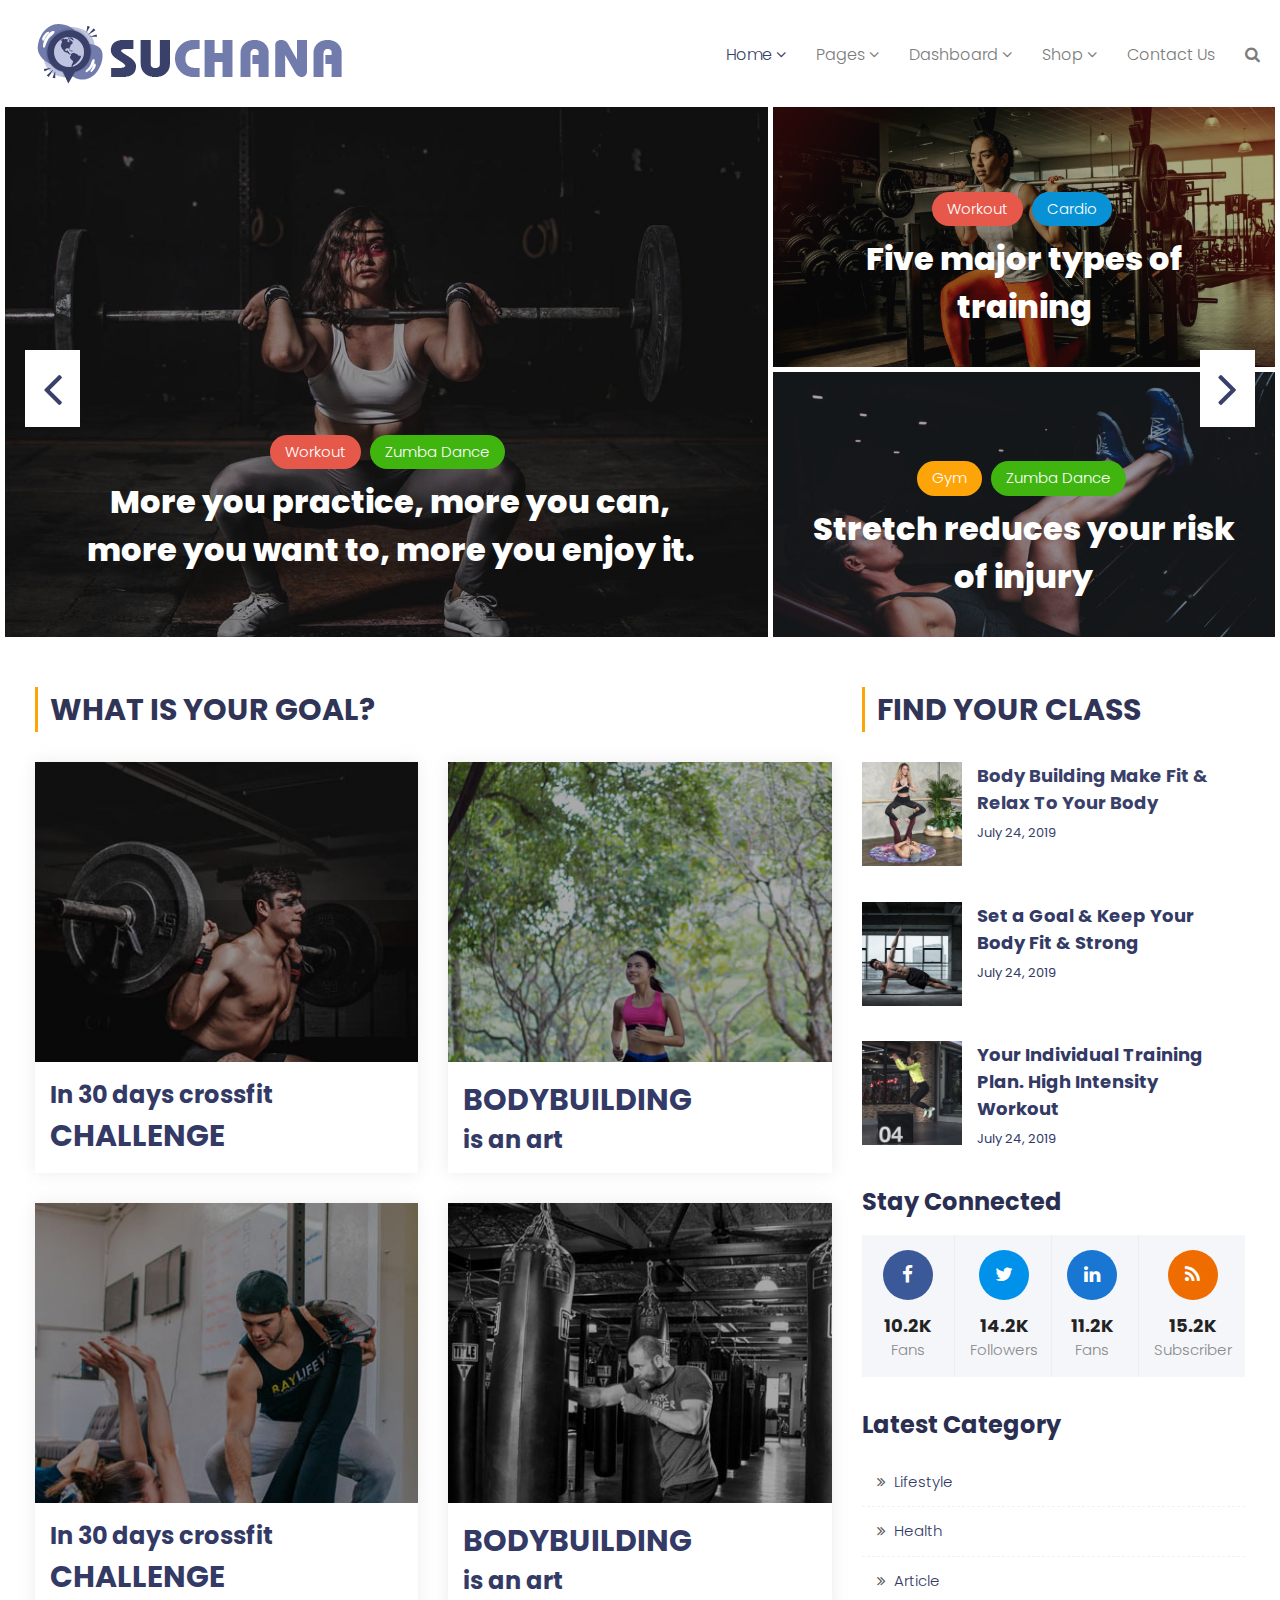
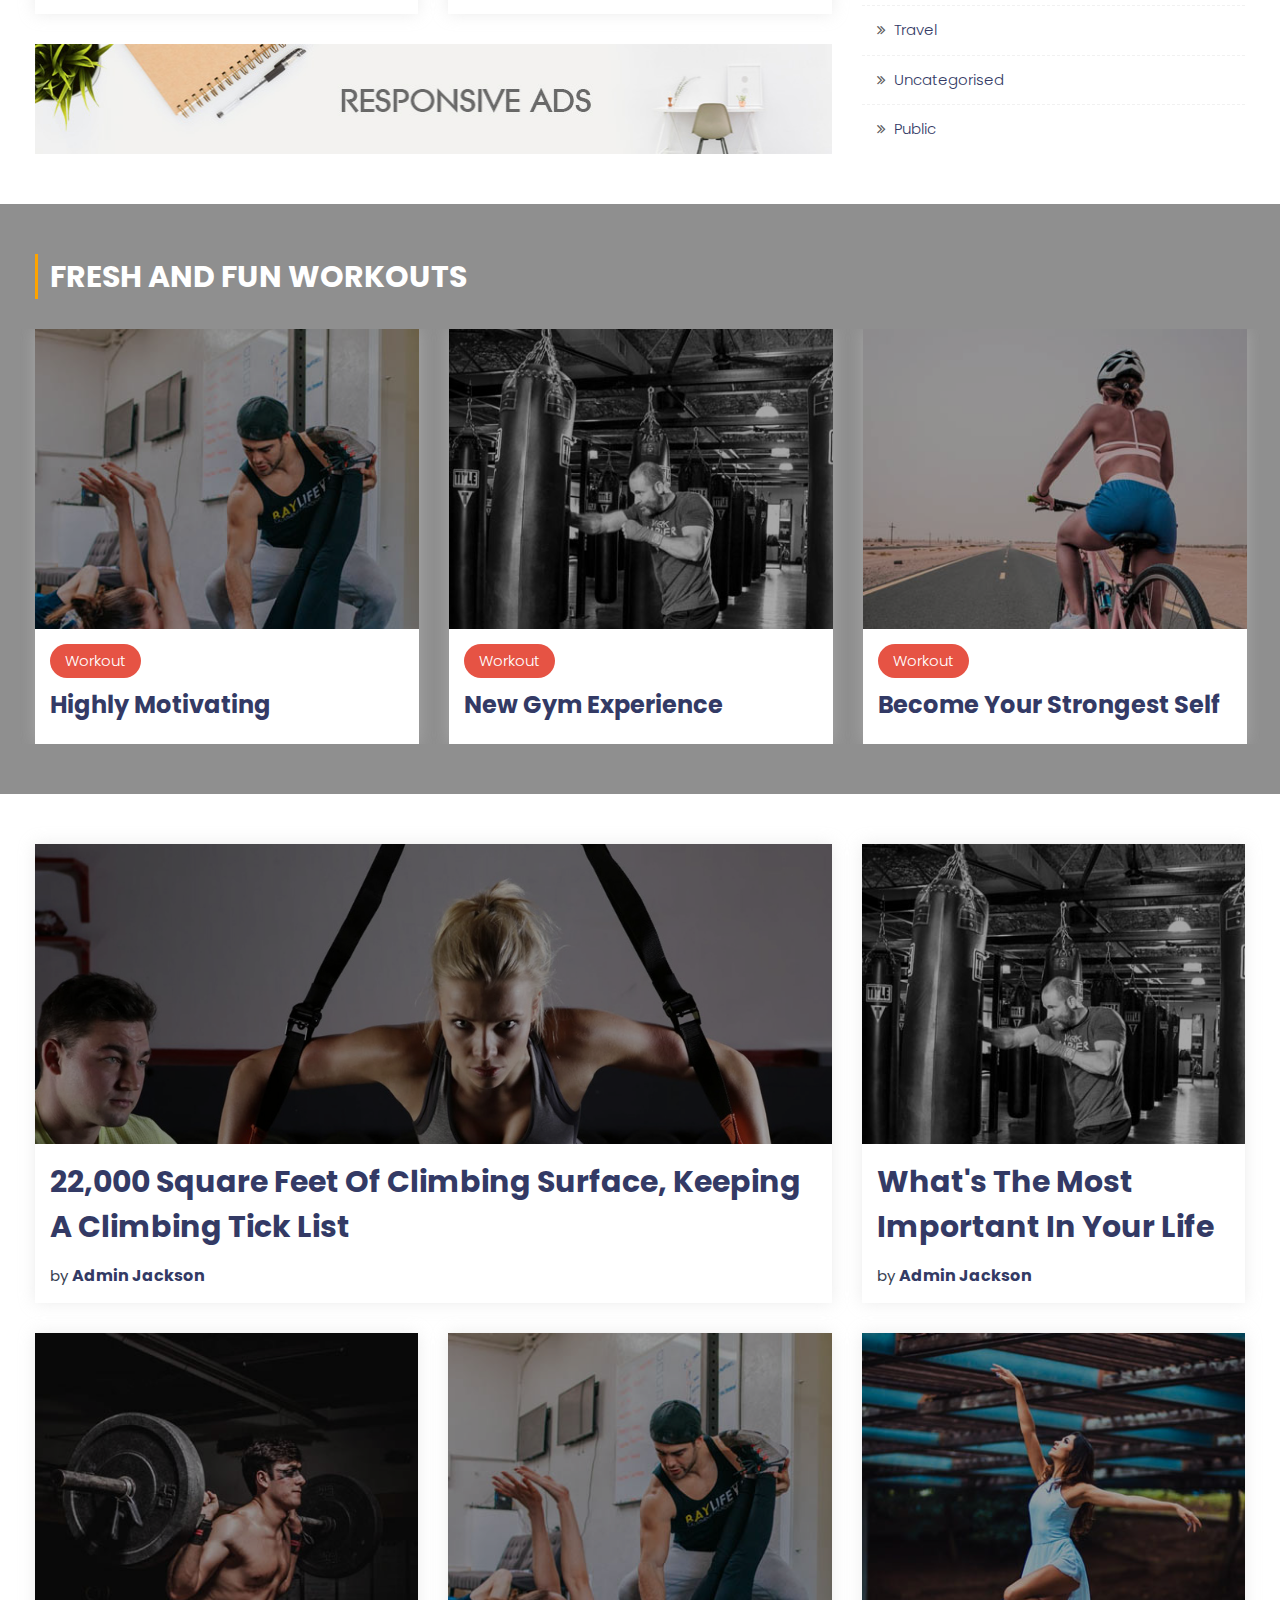
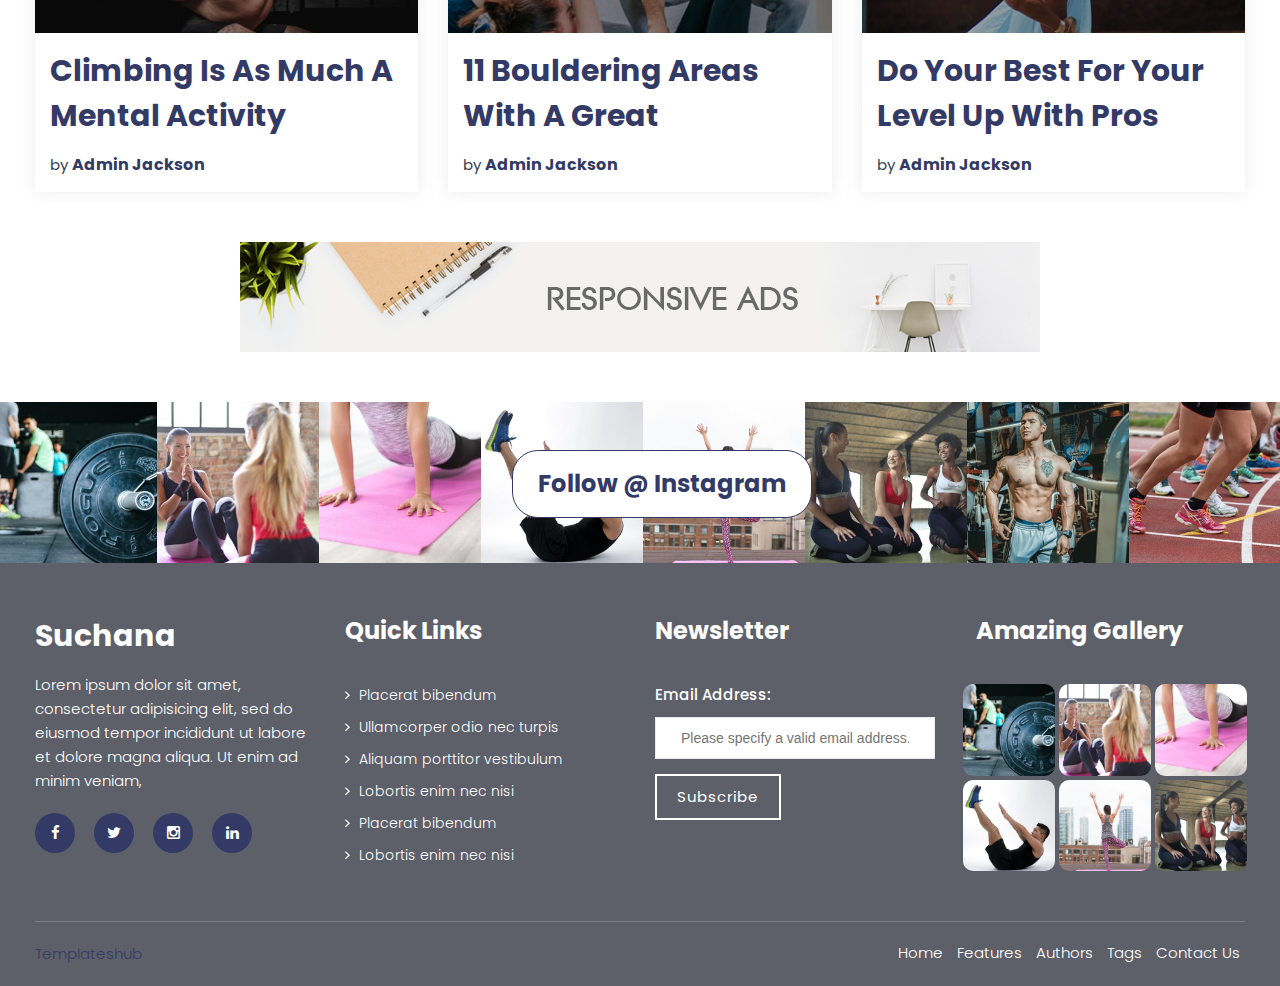
<file: mag-fitness.html>
<!DOCTYPE html>
<html xmlns="http://www.w3.org/1999/xhtml" lang="zxx">


<!-- suchana/mag-fitness.html  22 Nov 2019 04:15:03 GMT -->
<head>

    <meta charset="UTF-8">
    <meta name="viewport" content="width=device-width, initial-scale=1">
    <meta name="description" content="Suchana is an online blog, news & magazine dedicated to different categories html template">

    <title>Suchana - Blog, News & Magazine HTML Template</title>
    <!-- Favicon -->
    <link rel="shortcut icon" type="image/x-icon" href="images/favicon.png">

    <!-- Bootstrap core CSS -->
    <link href="css/bootstrap.min.css" rel="stylesheet" type="text/css">

    <!--Default CSS-->
    <link href="css/default.css" rel="stylesheet" type="text/css">

    <!--Custom CSS-->
    <link href="css/mag.css" rel="stylesheet" type="text/css">

    <!--Custom CSS-->
    <link href="css/mag-fitness.css" rel="stylesheet" type="text/css">

    <!--Plugin CSS-->
    <link href="css/plugin.css" rel="stylesheet" type="text/css">

    <!--Font Icons-->
    <link href="css/font-awesome.css" rel="stylesheet" type="text/css">
    <!--[if lt IE 9]> <script src="https://oss.maxcdn.com/html5shiv/3.7.2/html5shiv.min.js"></script> <script src="https://oss.maxcdn.com/respond/1.4.2/respond.min.js"></script><![endif]-->
</head>

<body>
    <!--PRELOADER-->
    <div id="preloader">
        <div id="status"></div>
    </div>
    <!--*Header*-->
    <header id="inner-navigation">

        <!-- navbar start -->
        <nav class="navbar navbar-default navbar-fixed-top navbar-sticky-function navbar-arrow">

            <div class="container">

                <div class="logo pull-left">
                    <h1><a href="index.html"><img src="images/logo.png"></a></h1>
                </div>
                
                <div id="navbar" class="navbar-nav-wrapper text-center">
                    <ul class="nav navbar-nav navbar-right" id="responsive-menu">
                        <li class="active"><a href="#">Home <i class="fa fa-angle-down"></i></a>
                            <ul>
                                <li><a href="index.html">Home Default</a></li>
                                <li><a href="#">Home List View</a>
                                    <ul>
                                        <li><a href="index-1.html">Home RightSidebar</a></li>
                                        <li><a href="index-2.html">Home Fullwidth</a></li>
                                        <li><a href="index-3.html">Home LeftSidebar</a></li> 
                                    </ul>
                                </li> 
                                <li><a href="#">Home Grid View</a>
                                    <ul>
                                        <li><a href="index-4.html">Home RightSidebar</a></li>
                                        <li><a href="index.html">Home Fullwidth</a></li>
                                        <li><a href="index-5.html">Home LeftSidebar</a></li> 
                                    </ul>
                                </li>   
                                <li><a href="mag.html">Magazine</a>
                                    <ul>
                                        <li><a href="mag.html">Default Magazine</a></li>
                                        <li><a href="mag-food.html">Food Magazine</a></li>
                                        <li><a href="mag-fashion.html">Fashion Magazine</a></li>
                                        <li><a href="mag-travel.html">Travel Magazine</a></li> 
                                        <li><a href="mag-tech.html">Tech Magazine</a></li> 
                                        <li><a href="mag-photo.html">Photography Magazine</a></li>
                                        <li><a href="mag-fitness.html">Fitness Magazine</a></li>
                                        <li><a href="mag-sports.html">Sports Magazine</a></li>
                                    </ul>
                                </li>       
                            </ul>
                        </li>

                        <li><a href="#">Pages <i class="fa fa-angle-down"></i></a>
                            <ul>
                                <li><a href="about-us.html">About Us</a></li>
                                <li><a href="error.html">Error Page</a></li>
                                <li><a href="#">Detail Page</a>
                                    <ul>
                                        <li><a href="blog-details.html">Detail 1</a></li>
                                        <li><a href="blog-details1.html">Detail 2</a></li>
                                    </ul>
                                </li>
                                <li><a href="author.html">Author Page</a></li>
                                <li><a href="#">Category</a>
                                    <ul>
                                        <li><a href="category.html">Category Lists</a></li>
                                        <li><a href="category-detail.html">Category Detail</a></li>
                                    </ul>
                                </li>
                                <li><a href="#">Tags</a>
                                    <ul>
                                        <li><a href="tag.html">Tag Lists</a></li>
                                        <li><a href="tag-detail.html">Tag Detail</a></li>
                                    </ul>
                                </li>
                                <li><a href="faq.html">Faq</a></li>
                                <li><a href="coming-soon.html">Coming Soon</a></li>
                            </ul>
                        </li> 

                        <li>
                            <a href="#">Dashboard  <i class="fa fa-angle-down"></i></a>
                            <ul>
                                <li><a href="dashboard.html">Dashboard</a></li>
                                <li><a href="dashboard-my-profile.html">Dashboard Profile</a></li>
                                <li><a href="dashboard-booking.html">Dashboard Bookings</a></li>
                                <li><a href="dashboard-history.html">Dashboard History</a></li>
                                <li><a href="dashboard-list.html">Dashboard Listing</a></li>
                                <li><a href="dashboard-addtour.html">Dashboard Add Tour</a></li>
                                <li><a href="dashboard-reviews.html">Dashboard Reviews</a></li>
                            </ul>
                        </li>   
                        
                        <li><a href="shop.html">Shop <i class="fa fa-angle-down"></i></a>
                            <ul>
                                <li><a href="shop.html">Shop List</a></li>
                                <li><a href="shop-detail.html">Shop Detail</a></li>
                                <li><a href="cart.html">Cart</a></li>
                                <li><a href="checkout.html">Checkout</a></li>
                                <li><a href="login.html">Login Page</a></li>
                                <li><a href="forgot-password.html">Forgot Password</a></li>
                            </ul>
                        </li>
                        <li><a href="contact-us.html">Contact Us</a></li>
                        <li><a href="#search" class="mt_search"><i class="fa fa-search"></i></a></li>
                    </ul>
                </div><!--/.nav-collapse -->
            </div>
            
            <div id="slicknav-mobile"></div>
        </nav>
        <!-- navbar end -->
    </header>
    <!--* End Header*-->

    <!-- sliders -->
    <section id="mt_banner" class="">
        <div class="swiper-container">
            <div class="swiper-wrapper">
                <div class="swiper-slide">
                    <div class="slide-inner half-slide slide-overlay" style="background-image:url(images/fitness/sliders/bg1.jpg)">
                        <div class="banner_caption_text">
                            <div class="post-category">
                                <ul>
                                    <li class="cat-red"><a href="#" class="white">Workout</a></li>
                                    <li class="cat-green"><a href="#" class="white">Zumba Dance</a></li>
                                </ul>
                            </div>
                            <h1><a href="#">More you practice, more you can, more you want to, more you enjoy it.</a></h1>
                        </div>
                    </div>
                    <div class="slide-inner pre-half-slide slide-overlay" style="background-image:url(images/fitness/sliders/bg4.jpg)">
                        <div class="banner_caption_text">
                            <div class="post-category">
                                <ul>
                                    <li class="cat-red"><a href="#" class="white">Workout</a></li>
                                    <li class="cat-blue"><a href="#" class="white">Cardio</a></li>
                                </ul>
                            </div>
                            <h1><a href="#">Five major types of training</a></h1>
                        </div>
                    </div> 

                    <div class="slide-inner quarter-slide slide-overlay" style="background-image:url(images/fitness/sliders/bg3.jpg)">
                        <div class="banner_caption_text">
                            <div class="post-category">
                                <ul>
                                    <li class="cat-yellow"><a href="#" class="white">Gym</a></li>
                                    <li class="cat-green"><a href="#" class="white">Zumba Dance</a></li>
                                </ul>
                            </div>
                            <h1><a href="#">Stretch reduces your risk of injury</a></h1>
                        </div>
                    </div> 
                </div>

                <div class="swiper-slide"> 
                    <div class="slide-inner half-slide slide-overlay" style="background-image:url(images/fitness/sliders/bg2.jpg)">
                        <div class="banner_caption_text">
                            <div class="post-category">
                                <ul>
                                    <li class="cat-red"><a href="#" class="white">Workout</a></li>

                                </ul>
                            </div>
                            <h1><a href="#">Your Individual Training Plan. High Intensity Workouts</a></h1>
                        </div>
                    </div>
                    <div class="slide-inner pre-half-slide slide-overlay" style="background-image:url(images/fitness/sliders/bg5.jpg)">
                        <div class="banner_caption_text">
                            <div class="post-category">
                                <ul>
                                    <li class="cat-green"><a href="#" class="white">Zumba Dance</a></li>
                                    <li class="cat-yellow"><a href="#" class="white">Gym</a></li>
                                </ul>
                            </div>
                            <h1><a href="#">How To: Choose the Right Bag for Your Body</a></h1>
                        </div>
                    </div>

                    <div class="slide-inner quarter-slide slide-overlay" style="background-image:url(images/fitness/sliders/bg6.jpg)">
                        <div class="banner_caption_text">
                            <div class="post-category">
                                <ul>
                                    <li class="cat-red"><a href="#" class="white">Workout</a></li>
                                    <li class="cat-yellow"><a href="#" class="white">Weekend Break</a></li>
                                </ul>
                            </div>
                            <h1><a href="#">Aerobic Training Free Dance and Zumba</a></h1>
                        </div>
                    </div>
                </div>
                <div class="swiper-slide"> 
                    <div class="slide-inner half-slide slide-overlay" style="background-image:url(images/fitness/sliders/bg10.jpg)">
                        <div class="banner_caption_text">
                            <div class="post-category">
                                <ul>
                                    <li class="cat-pink"><a href="#" class="white">Gym</a></li>
                                </ul>
                            </div>
                            <h1><a href="#">Powerlifting, Crossfit Straight Beat The Gravity</a></h1>
                        </div>
                    </div>
                    <div class="slide-inner pre-half-slide slide-overlay" style="background-image:url(images/fitness/sliders/bg8.jpg)">
                        <div class="banner_caption_text">
                            <div class="post-category">
                                <ul>
                                    <li class="cat-green"><a href="#" class="white">Zumba Dance</a></li>
                                    <li class="cat-yellow"><a href="#" class="white">Gym</a></li>
                                </ul>
                            </div>
                            <h1><a href="#">Become Your Strongest Self and Be Confident</a></h1>
                        </div>
                    </div> 
                    <div class="slide-inner quarter-slide slide-overlay" style="background-image:url(images/fitness/sliders/bg9.jpg)">
                        <div class="banner_caption_text">
                            <div class="post-category">
                                <ul>
                                    <li class="cat-red"><a href="#" class="white">Workout</a></li>
                                    <li class="cat-yellow"><a href="#" class="white">Gym</a></li>
                                </ul>
                            </div>
                            <h1><a href="#">Aerobic Training Free Dance and Zumba</a></h1>
                        </div>
                    </div>
                </div>
            </div>
            <div class="swiper-button-next swiper-button-"></div>
            <div class="swiper-button-prev swiper-button-"></div>
        </div>      
    </section>
    <!-- End sliders --> 

    <!--* Blog*-->
    <section id="mt_blog" class="fit-goal">
        <div class="container">
            <div class="category-item">
                <div class="category-item-inner">
                    <div class="row">
                        <div class="col-md-8 col-sm-12">
                            <div class="section-title">
                                <h2>WHAT IS YOUR GOAL?</h2>
                            </div>
                            <div class="row">
                                <div class="col-md-6 col-sm-12 mar-bottom-30">
                                    <div class="blog-post_wrapper image-wrapper">
                                        <div class="blog-post-image">
                                            <img src="images/fitness/blog_07.jpg" alt="image" class="img-responsive center-block post_img" />
                                        </div>
                                        <div class="post-content">
                                            <h3 class="entry-title mar-0">
                                                <a href="blog-details.html" class="">In 30 days crossfit <span>challenge</span></a>
                                            </h3>
                                        </div>
                                    </div>
                                </div>

                                <div class="col-md-6 col-sm-12 mar-bottom-30">                            
                                    <div class="blog-post_wrapper image-wrapper">
                                        <div class="blog-post-image">
                                            <img src="images/fitness/blog_08.jpg" alt="image" class="img-responsive center-block post_img" />
                                        </div>
                                        <div class="post-content">
                                            <h3 class="entry-title mar-0">
                                                <a href="blog-details.html" class=""><span>Bodybuilding</span> is an art</a>
                                            </h3>
                                        </div>
                                    </div>
                                </div>
                                <div class="col-md-6 col-sm-12">
                                    <div class="blog-post_wrapper image-wrapper">
                                        <div class="blog-post-image">
                                            <img src="images/fitness/blog_09.jpg" alt="image" class="img-responsive center-block post_img" />
                                        </div>
                                        <div class="post-content">
                                            <h3 class="entry-title mar-0">
                                                <a href="blog-details.html" class="">In 30 days crossfit <span>challenge</span></a>
                                            </h3>

                                        </div>
                                    </div>
                                </div>

                                <div class="col-md-6 col-sm-12">                            
                                    <div class="blog-post_wrapper image-wrapper">
                                        <div class="blog-post-image">
                                            <img src="images/fitness/blog_10.jpg" alt="image" class="img-responsive center-block post_img" />
                                        </div>
                                        <div class="post-content">
                                            <h3 class="entry-title mar-0">
                                                <a href="blog-details.html" class=""><span>Bodybuilding</span> is an art</a>
                                            </h3>
                                        </div>
                                    </div>
                                </div>

                                <div class="col-xs-12 mar-top-30">
                                    <!--* ads*-->
                                    <div class="ads-banner-img text-center">
                                        <img src="images/ads.jpg" alt="ads">
                                    </div>
                                    <!--* End ads*-->  
                                </div>
                            </div>   
                        </div>
                        <div class="col-md-4 col-sm-12">
                            <div class="section-title">
                                <h2>FIND YOUR CLASS</h2>
                            </div>
                            <article class="post-list-main mar-bottom-30">
                                <div class="entry-thumb">
                                    <figure class="thumb-wrap">
                                        <a href="blog-details.html">
                                            <img src="images/fitness/blog_16.jpg" alt="post">
                                        </a>
                                    </figure><!--./ thumb-wrap -->
                                </div><!--./ entry-thumb -->
                                <div class="content-entry-wrap">
                                    <div class="entry-content">
                                        <h4 class="entry-title mar-bottom-5">
                                            <a href="post-details.html">Body Building Make Fit & Relax To Your Body</a>
                                        </h4><!--./ entry-title -->
                                    </div><!--./ entry-content -->
                                    <div class="entry-meta-content">
                                        <div class="entry-date">
                                            <a href="category-detail.html">July 24, 2019 </a>
                                        </div><!--./ entry-date -->
                                    </div><!--./ entry-meta-content -->
                                </div><!--./ content-entry-wrap -->
                            </article>

                            <article class="post-list-main mar-bottom-30">
                                <div class="entry-thumb">
                                    <figure class="thumb-wrap">
                                        <a href="blog-details.html">
                                            <img src="images/fitness/blog_17.jpg" alt="post">
                                        </a>
                                    </figure><!--./ thumb-wrap -->
                                </div><!--./ entry-thumb -->
                                <div class="content-entry-wrap">
                                    <div class="entry-content">
                                        <h4 class="entry-title mar-bottom-5">
                                            <a href="post-details.html">Set a Goal & Keep Your Body Fit & Strong</a>
                                        </h4><!--./ entry-title -->
                                    </div><!--./ entry-content -->
                                    <div class="entry-meta-content">
                                        <div class="entry-date">
                                            <a href="category-detail.html">July 24, 2019 </a>
                                        </div><!--./ entry-date -->
                                    </div><!--./ entry-meta-content -->
                                </div><!--./ content-entry-wrap -->
                            </article>

                            <article class="post-list-main">
                                <div class="entry-thumb">
                                    <figure class="thumb-wrap">
                                        <a href="blog-details.html">
                                            <img src="images/fitness/blog_18.jpg" alt="post">
                                        </a>
                                    </figure><!--./ thumb-wrap -->
                                </div><!--./ entry-thumb -->
                                <div class="content-entry-wrap">
                                    <div class="entry-content">
                                        <h4 class="entry-title mar-bottom-5">
                                            <a href="post-details.html">Your Individual Training Plan. High Intensity Workout</a>
                                        </h4><!--./ entry-title -->
                                    </div><!--./ entry-content -->
                                    <div class="entry-meta-content">
                                        <div class="entry-date">
                                            <a href="category-detail.html">July 24, 2019 </a>
                                        </div><!--./ entry-date -->
                                    </div><!--./ entry-meta-content -->
                                </div><!--./ content-entry-wrap -->
                            </article>
                            <div class="blog-post-wrapper staymargin mar-top-30">
                                <h3>Stay Connected</h3>
                                <ul class="stay-connected">
                                    <li><a href="#"><i class="fa fa-facebook"></i><b>10.2K</b> <span>Fans</span></a></li>
                                    <li><a href="#"><i class="fa fa-twitter"></i><b>14.2K</b> <span>Followers</span></a></li>
                                    <li><a href="#"><i class="fa fa-linkedin"></i><b>11.2K</b> <span>Fans</span></a></li>
                                    <li><a href="#"><i class="fa fa-rss"></i><b>15.2K</b> <span>Subscriber</span></a></li>
                                </ul>
                            </div>

                            <div class="blog-post-wrapper mar-top-30">
                                <h3>Latest Category</h3>    
                                <div class="widget-category">
                                    <ul class="widget-category-list">
                                        <li><a href="#">Lifestyle</a></li>
                                        <li><a href="#">Health</a></li>
                                        <li><a href="#">Article</a></li>
                                        <li><a href="#">Travel</a></li>
                                        <li><a href="#">Uncategorised</a></li>
                                        <li><a href="#">Public</a></li>
                                    </ul>
                                </div>
                            </div>
                        </div>     
                    </div>
                </div>
            </div>    
        </div>
    </section>
    <!--* End Blog*-->   

    <!--* Blog*-->
    <section id="mt_blog" class="category-list">
        <div class="container">
            <div class="section-title">
                <h2 class="white">FRESH AND FUN WORKOUTS</h2>
            </div>
            <div class="blog_post_sec blog_post_inner">
                <div class="row slider-foods">
                    <div class="col-md-4 col-sm-12">
                        <div class="blog-post_wrapper image-wrapper">
                            <div class="blog-post-image">
                                <img src="images/fitness/blog_09.jpg" alt="image" class="img-responsive center-block post_img" />
                            </div>
                            <div class="post-content">
                                <div class="post-category">
                                    <ul>
                                        <li class="cat-red"><a href="#" class="white">Workout</a></li>
                                    </ul>
                                </div>
                                <h3 class="entry-title mar-0">
                                    <a href="blog-details.html" class="">Highly Motivating</a>
                                </h3>

                            </div>
                        </div>
                    </div>

                    <div class="col-md-4 col-sm-12">
                        <div class="blog-post_wrapper image-wrapper">
                            <div class="blog-post-image">
                                <img src="images/fitness/blog_10.jpg" alt="image" class="img-responsive center-block post_img" />
                            </div>
                            <div class="post-content">
                                <div class="post-category">
                                    <ul>
                                        <li class="cat-red"><a href="#" class="white">Workout</a></li>
                                    </ul>
                                </div>
                                <h3 class="entry-title mar-0">
                                    <a href="blog-details.html" class="">New Gym Experience</a>
                                </h3>

                            </div>
                        </div>
                    </div>

                    <div class="col-md-4 col-sm-12">
                        <div class="blog-post_wrapper image-wrapper">
                            <div class="blog-post-image">
                                <img src="images/fitness/blog_11.jpg" alt="image" class="img-responsive center-block post_img" />
                            </div>
                            <div class="post-content">
                                <div class="post-category">
                                    <ul>
                                        <li class="cat-red"><a href="#" class="white">Workout</a></li>
                                    </ul>
                                </div>
                                <h3 class="entry-title mar-0">
                                    <a href="blog-details.html" class="">Become Your Strongest Self</a>
                                </h3>

                            </div>
                        </div>
                    </div>

                    <div class="col-md-4 col-sm-12">
                        <div class="blog-post_wrapper image-wrapper">
                            <div class="blog-post-image">
                                <img src="images/fitness/blog_12.jpg" alt="image" class="img-responsive center-block post_img" />
                            </div>
                            <div class="post-content">
                                <div class="post-category">
                                    <ul>
                                        <li class="cat-red"><a href="#" class="white">Workout</a></li>
                                    </ul>
                                </div>
                                <h3 class="entry-title  mar-0">
                                    <a href="blog-details.html">Keep Body Fit & Strong</a>
                                </h3>

                            </div>
                        </div>
                    </div>

                </div>    
            </div>   
        </div>
    </section>
    <!--* End Blog*-->

    <!--* Blog*-->
    <section id="mt_blog" class="top-stories">
        <div class="container">
            <div class="blog_post_sec blog_post_inner">
                <div class="row">
                    <div class="col-md-8 col-sm-12">
                        <div class="row">
                            <div class="col-xs-12">
                                <div class="blog-post_wrapper image-wrapper mar-bottom-30">
                                    <div class="blog-post-image">
                                        <img src="images/fitness/blog_04.jpg" alt="image" class="img-responsive center-block post_img" />
                                    </div>
                                    <div class="post-content">
                                        <h2 class="entry-">
                                            <a href="blog-details.html" class="">22,000 Square Feet Of Climbing Surface, Keeping A Climbing Tick List</a>
                                        </h2>
                                        <div class="item-meta">
                                            <span>by</span>
                                            <a class="author-name" href="author.html">Admin Jackson</a>
                                        </div>
                                    </div>
                                </div>
                            </div>
                            <div class="col-md-6 col-sm-12">
                                <div class="blog-post_wrapper image-wrapper">
                                    <div class="blog-post-image">
                                        <img src="images/fitness/blog_07.jpg" alt="image" class="img-responsive center-block post_img" />
                                    </div>
                                    <div class="post-content">
                                        <h2 class="entry-title">
                                            <a href="blog-details.html" class="">Climbing Is As Much A Mental Activity</a>
                                        </h2>
                                        <div class="item-meta">
                                            <span>by</span>
                                            <a class="author-name" href="author.html">Admin Jackson</a>
                                        </div>
                                    </div>
                                </div>
                            </div>
                            <div class="col-md-6 col-sm-12">                            
                                <div class="blog-post_wrapper image-wrapper">
                                    <div class="blog-post-image">
                                        <img src="images/fitness/blog_09.jpg" alt="image" class="img-responsive center-block post_img" />
                                    </div>
                                    <div class="post-content">
                                        <h2 class="entry-title">
                                            <a href="blog-details.html">11 Bouldering Areas With A Great</a>
                                        </h2>
                                        <div class="item-meta">
                                            <span>by</span>
                                            <a class="author-name" href="author.html">Admin Jackson</a>
                                        </div>
                                    </div>
                                </div>
                            </div>
                        </div>    
                    </div>    
                    <div class="col-md-4 col-sm-12">
                        <div class="blog-post_wrapper image-wrapper mar-bottom-30">
                            <div class="blog-post-image">
                                <img src="images/fitness/blog_10.jpg" alt="image" class="img-responsive center-block post_img" />
                            </div>
                            <div class="post-content">
                                <h2 class="entry-title">
                                    <a href="blog-details.html" class="">What's The Most Important In Your Life</a>
                                </h2>
                                <div class="item-meta">
                                    <span>by</span>
                                    <a class="author-name" href="author.html">Admin Jackson</a>
                                </div>
                            </div>
                        </div>

                        <div class="blog-post_wrapper image-wrapper">
                            <div class="blog-post-image">
                                <img src="images/fitness/blog_12.jpg" alt="image" class="img-responsive center-block post_img" />
                            </div>
                            <div class="post-content">
                                <h2 class="entry-title">
                                    <a href="blog-details.html">Do Your Best For Your Level Up With Pros</a>
                                </h2>
                                <div class="item-meta">
                                    <span>by</span>
                                    <a class="author-name" href="author.html">Admin Jackson</a>
                                </div>
                            </div>
                        </div>
                    </div>
                </div>
            </div>      
        </div>
    </section>
    <!--* End Blog*-->

    <!--* ads*-->
    <section class="ads-banner pad-top-0">
        <div class="container">
            <div class="ads-banner-img text-center">
                <img src="images/ads.jpg" alt="ads">
            </div>
        </div>
    </section>
    <!--* End ads*-->  

    <div class="mt_instagram">
        <div class="container">
            <div class="row slider-insta">
                <div class="col-sm-2 col-xs-6"><a href="#"><img src="images/fitness/insta/insta_01.jpg" alt="Image"></a></div>
                <div class="col-sm-2 col-xs-6"><a href="#"><img src="images/fitness/insta/insta_02.jpg" alt="Image"></a></div>
                <div class="col-sm-2 col-xs-6"><a href="#"><img src="images/fitness/insta/insta_03.jpg" alt="Image"></a></div>
                <div class="col-sm-2 col-xs-6"><a href="#"><img src="images/fitness/insta/insta_04.jpg" alt="Image"></a></div>
                <div class="col-sm-2 col-xs-6"><a href="#"><img src="images/fitness/insta/insta_05.jpg" alt="Image"></a></div>
                <div class="col-sm-2 col-xs-6"><a href="#"><img src="images/fitness/insta/insta_06.jpg" alt="Image"></a></div>
                <div class="col-sm-2 col-xs-6"><a href="#"><img src="images/fitness/insta/insta_07.jpg" alt="Image"></a></div>
                <div class="col-sm-2 col-xs-6"><a href="#"><img src="images/fitness/insta/insta_08.jpg" alt="Image"></a></div>
                <div class="col-sm-2 col-xs-6"><a href="#"><img src="images/fitness/insta/insta_09.jpg" alt="Image"></a></div>
                <div class="col-sm-2 col-xs-6"><a href="#"><img src="images/fitness/insta/insta_10.jpg" alt="Image"></a></div>
            </div>
            <div class="sectio-title">
                <h3 class="mar-0"><a href="#">Follow @ Instagram</a></h3>
            </div>
        </div> 
    </div>

    <!--*Footer*-->
    <footer id="mt_footer">  
        <div class="container"> 
            <div class="mt_footer_col">
                <div class="row">
                    <div class="col-md-3 col-sm-6 col-xs-12">
                        <div class="mt_footer_about">
                            <h2><a href="#" class="white">Suchana</a></h2>
                            <p class="white">Lorem ipsum dolor sit amet, consectetur adipisicing elit, sed do eiusmod
                            tempor incididunt ut labore et dolore magna aliqua. Ut enim ad minim veniam,
                            </p>
                            <div class="follow_us mar-top-20">
                                <ul class="social_icons">
                                    <li><a href="#"> <i class="fa fa-facebook"></i></a></li>
                                    <li><a href="#"><i class="fa fa-twitter"></i></a></li>
                                    <li><a href="#"><i class="fa fa-instagram"></i></a></li>
                                    <li><a href="#"><i class="fa fa-linkedin"></i></a></li>
                                </ul>
                            </div>
                        </div>
                    </div>
                    <div class="col-md-3 col-sm-6 col-xs-12">
                        <div class="mt_footer_list">
                            <h3 class="white">Quick Links</h3>
                            <ul class="footer-quick-links-4">
                               <li><a href="#"><i class="fa fa-angle-right"></i> Placerat bibendum</a></li>
                               <li><a href="#"><i class="fa fa-angle-right"></i> Ullamcorper odio nec turpis</a></li>
                               <li><a href="#"><i class="fa fa-angle-right"></i> Aliquam porttitor vestibulum</a></li>
                               <li><a href="#"><i class="fa fa-angle-right"></i> Lobortis enim nec nisi</a></li>
                               <li><a href="#"><i class="fa fa-angle-right"></i> Placerat bibendum</a></li>
                               <li><a href="#"><i class="fa fa-angle-right"></i> Lobortis enim nec nisi</a></li>
                             </ul>
                        </div>
                    </div>
                    <div class="col-md-3 col-sm-6 col-xs-12">
                        <div class="mt_footer_newsletter">
                            <h3 class="white">Newsletter</h3>
                            <div class="mailpoet_form">
                                <form target="_self" method="post" action="https://cyclonethemes.com/demo/html/suchana/email" novalidate="">
                                    <label class="white">Email Address:</label>
                                    <input type="email" class="mailpoet_text" name="mail" title="Email" placeholder="Please specify a valid email address.">

                                    <div class="blog-button">
                                        <button class="btn-blog-1">Subscribe</button>
                                    </div>
                                </form>
                            </div>
                        </div>
                    </div>
                    <div class="col-md-3 col-sm-6 col-xs-12">
                        <div class="mt_footer_gallery">
                            <h3 class="white">Amazing Gallery</h3>
                            <div class="row">
                                <div class="col-sm-4 col-xs-6"><a href="#"><img src="images/fitness/insta/insta_01.jpg" alt="Image"></a></div>
                                <div class="col-sm-4 col-xs-6"><a href="#"><img src="images/fitness/insta/insta_02.jpg" alt="Image"></a></div>
                                <div class="col-sm-4 col-xs-6"><a href="#"><img src="images/fitness/insta/insta_03.jpg" alt="Image"></a></div>
                                <div class="col-sm-4 col-xs-6"><a href="#"><img src="images/fitness/insta/insta_04.jpg" alt="Image"></a></div>
                                <div class="col-sm-4 col-xs-6"><a href="#"><img src="images/fitness/insta/insta_05.jpg" alt="Image"></a></div>
                                <div class="col-sm-4 col-xs-6"><a href="#"><img src="images/fitness/insta/insta_06.jpg" alt="Image"></a></div>
                            </div>
                        </div>
                    </div>
                </div>
            </div>
            <div class="mt_footer_copy">
                <div class="copy_txt pull-left">
                    <p class="mar-0 white"><a href="templateshub.net">Templateshub</a></p>
                </div> 
                <div class="mt_footer_menu pull-right">
                    <ul>
                        <li><a href="#">Home</a></li>
                        <li><a href="#">Features</a></li>
                        <li><a href="#">Authors</a></li>
                        <li><a href="#">Tags</a></li>
                        <li><a href="#">Contact Us</a></li>
                    </ul>
                </div>
                      
            </div>
        </div>
    </footer>
    <!--* End Footer*-->

    <!-- back to top -->
    <a id="back-to-top" href="#" class="btn btn-primary btn-lg back-to-top" role="button" title="" data-placeGymt="left">
        <span class="fa fa-arrow-up"></span>
    </a>

    <!-- search popup -->
    <div id="search">
        <button type="button" class="close">×</button>
        <form>
            <input type="search" value="" placeholder="type keyword(s) here" />
            <button type="submit" class="btn btn-primary">Search</button>
        </form>
    </div>

    <!--*Scripts*-->
    <!-- Latest jquery --><script src="js/jquery-3.2.1.min.js"></script>
    <!-- Plugin Jquery --><script src="js/plugin.js"></script>
    <!-- custom nav jquery --><script src="js/custom-nav.js"></script>
    <!-- main default Jquery --><script src="js/main.js"></script>
</body>


<!-- suchana/mag-fitness.html  22 Nov 2019 04:15:34 GMT -->
</html>
</file>
<file: css/default.css>
/*------------------------------------------------------------------
* Project:        Suchana
* Author:         CN-InfoTech
* URL:            hthttps://themeforest.net/user/cn-infotech
* Created:        10/15/2019
-------------------------------------------------------------------

- // TABLE OF CONTENTS // -

========================================================================
 

 # Landing Page
 ===============================================
 1) Default CSS

*/
/* ========================================= */
/*          Default CSS        */
/* ========================================= */

@import url('https://fonts.googleapis.com/css?family=Poppins');
@import url('https://fonts.googleapis.com/css?family=Poppins:700&amp;display=swap');

* {
  margin: 0;
  padding: 0;
  border: 0;
  outline: 0;
  font-size: 100%;
  background: transparent;
  box-sizing: border-box; 
}

ol, ul {list-style: none; }

:focus {outline: 0; }

.clear {clear: both; line-height: 0; font-size: 0; }

.clearfix:after {
  clear: both;
  content: '.';
  display: block;
  visibility: hidden;
  height: 0; 
}
.clearfix:after .test {color: red; }

.clearfix {display: inline-block; }

* html .clearfix {height: 1%; }

.clearfix {display: block; }

header,
nav,
section,
article,
aside,
footer {
  display: block; }

* {
  margin: 0;
  padding: 0; }

body {
  margin: 0;
  padding: 0;
  font-size: 15px;
  background: #ffffff;
  font-family: 'Poppins', sans-serif;
  overflow-x: hidden; 
  color: #384252;
}

/* Preloader */

#preloader {
    position: fixed;
    top: 0;
    left: 0;
    right: 0;
    bottom: 0;
    background: #fffcf8;
    z-index: 99999; /* makes sure it stays on top */
}

#status {
    position: fixed;
    content: '';
    display: block;
    top: 25%;
    left: 0;
    right: 0;
    width: 400px;
    height: 300px;
    margin: 0 auto;
    background: url(../images/loader.gif);
/*    background-color: #fff;*/
    opacity: 1;
    visibility: visible;
    -webkit-transition: all 0.5s ease-in-out;
    transition: all 0.5s ease-in-out;
    z-index: 9999999999;
}
@-webkit-keyframes scaleout {
    0% {
        -webkit-transform: scale(0); }
    100% {
        -webkit-transform: scale(1);
        opacity: 0; } }

@keyframes scaleout {
    0% {
        transform: scale(0);
        -webkit-transform: scale(0); }
    100% {
        transform: scale(1);
        -webkit-transform: scale(1);
        opacity: 0; } }

@media(max-width: 369px){
  #status{left: -40px;}
}        
/* End Preloader */

h1,h2,h3,h4,h5,h6{
  margin-bottom: 15px;
  color: #2a2f52;
  font-family: 'Poppins', sans-serif;
  margin-top:0;
  font-weight: 700;
  line-height: 1.5;
}

h1 {
  font-size: 48px;
}

h2 {
  font-size: 30px; 
}

h3 {
  font-size: 24px;
}

h4 {
  font-size: 18px;
}

h5 {
  font-size: 15px;
}

h6 {
  font-size: 13px;
}

hr {border: 0.5px solid #444444; }

p {
  font-weight: 300;
  line-height:1.6;
  margin-bottom: 15px;
  color: #5d5c5c;
  font-size: 15px; 
}

ul {margin: 0; padding: 0; }

ul li {
  font-size: 15px;
  font-weight: 300;
  margin-bottom: 15px;
  line-height: 1.5;
  color: #5d5c5c!important;
  position: relative;
  display:inline-block;
}


ol {margin: 0; counter-reset: i; position: relative; }

ol li {
  font-size: 16px;
  font-weight: 400;
  margin-bottom: 15px;
  line-height: 24px;
  color: #181d31;
  padding-left: 40px;
  position: relative; 
}

a {
  color: #333a65; 
  background-image: linear-gradient(to right, #ffffff, #ffffff);
  background-position: left 87%;
  background-repeat: no-repeat;
  transition: all ease-in-out 0.5s;
  background-size: 0px 2px;
  padding-bottom: 6px;
}

a:hover {
  text-decoration: none !important;
  background-size: 100% 2px;
  transition: all ease-in-out 0.5s;
}

.button a, .button a:hover{background-image: none;}

.home-1 a{
  color: #333a65; 
  background-image: linear-gradient(to right, #333a65, #333a65);
  background-position: left 87%;
  background-repeat: no-repeat;
  transition: all ease-in-out 0.5s;
  background-size: 0px 2px;
  padding-bottom: 6px;
}

.home-1 a:hover {
  text-decoration: none !important;
  background-size: 100% 2px;
  transition: all ease-in-out 0.5s;
}

input[type=text],
input[type=email],
input[type=number],
input[type=search],
input[type=password],
input[type=tel],
textarea,
select,
textarea#comment {
  font-size: 14px;
  font-weight: 300;
  background-color: #fff;
  border: 1px solid #eceaea;
  border-radius:0px;
  padding: 10px 25px;
  width: 100%;
  color: #444444;
  margin-bottom: 15px; 
  font-family: 'Roboto', sans-serif;
  height: 42px;
  box-shadow: none;
}

input[type=text]:focus,
input[type=email]:focus,
input[type=number]:focus,
input[type=search]:focus,
input[type=password]:focus,
input[type=tel]:focus,
textarea:focus,
select:focus {
  border-color: #ffac00;
  transition: all 0.5s ease; 
}

/*select {padding: 12px 25px; }*/

textarea {border-radius: 0px; resize: vertical; }

label {
    display: inline-block;
    color: #333a65;
    margin-bottom: 12px;
    font-weight: 500;
}

img {max-width: 100%; }

blockquote {
  font-size: 14px;
  font-weight: 300;
  background-color: #FAF8F8;
  margin-bottom: 15px;
  border-left: 4px solid #00418c;
  padding: 30px 70px 30px 70px;
  line-height: 24px;
  color: #444444;
  margin-bottom: 20px;
  font-style: italic;
  position: relative; 
}

blockquote:before {
  content: '\f10d';
  font-family: fontawesome;
  font-size: 45px;
  position: absolute;
  top: 26px;
  left: 20px;
  color: #666;
  opacity: 0.1; 
}

blockquote span {position: relative; padding-left: 20px; }

blockquote span:before {
  content: '';
  width: 12px;
  height: 1px;
  background: #ffac00;
  position: absolute;
  left: 0;
  top: 50%;
  margin-top: -2px;
}


/*margin none*/

.mar-0{margin:0;}

/*margin top*/

.mar-top-0{margin-top:0px}

.mar-top-5{margin-top:5px}

.mar-top-10{margin-top:10px}

.mar-top-15{margin-top:15px}

.mar-top-20{margin-top:20px}

.mar-top-25{margin-top:25px}

.mar-top-30{margin-top:30px}

.mar-top-40{margin-top:40px}

.mar-top-50{margin-top:50px}

.mar-top-60{margin-top:60px}

.mar-top-70{margin-top:70px}

.mar-top-80{margin-top:80px}

/*margin bottom*/

.mar-bottom-0{margin-bottom:0px}

.mar-bottom-5{margin-bottom:5px}

.mar-bottom-10{margin-bottom:10px}

.mar-bottom-15{margin-bottom:15px}

.mar-bottom-20{margin-bottom:20px}

.mar-bottom-25{margin-bottom:25px}

.mar-bottom-30{margin-bottom:30px}

.mar-bottom-40{margin-bottom:40px}

.mar-bottom-50{margin-bottom:50px}

.mar-bottom-60{margin-bottom:60px}

.mar-bottom-70{margin-bottom:70px}

.mar-bottom-80{margin-bottom:80px}


/*padding*/

.pad-0{padding: 0!important;}

.pad-top-0{padding-top:0px}

.pad-top-10{padding-top:10px}

.pad-top-15{padding-top:15px}

.pad-top-20{padding-top:20px}

.pad-top-25{padding-top:25px}

.pad-top-30{padding-top:30px}

.pad-top-40{padding-top:40px}

.pad-top-50{padding-top:50px}

.pad-top-60{padding-top:60px}

.pad-top-70{padding-top:70px}

.pad-top-80{padding-top:80px}


.pad-bottom-10{padding-bottom:10px}

.pad-bottom-15{padding-bottom:15px}

.pad-bottom-20{padding-bottom:20px}

.pad-bottom-25{padding-bottom:25px}

.pad-bottom-30{padding-bottom:30px}

.pad-bottom-40{padding-bottom:40px}

.pad-bottom-50{padding-bottom:50px}

.pad-bottom-60{padding-bottom:60px}

.pad-bottom-70{padding-bottom:70px}

.pad-bottom-80{padding-bottom:80px}

/*color*/
.white{color: #fff!important;}

.line-height{line-height: 1.5;}

.text-uppercase{text-transform: uppercase;}

section{padding:50px 0; position: relative;}


/*button*/
.btn-blog, .btn-blog-1{
    position: relative;
    border:2px solid #2a2f52;
    padding: 10px 20px 10px;
    color: #2a2f52;
    font-size: 15px;
    letter-spacing: 1px;
    z-index: 1;
    transition: all ease-in-out 0.5s;
    overflow: hidden;
    display: inline-block;
}

.btn-blog-1{
    border:2px solid #fff;
    color: #fff;
}

.btn-blog:after, .btn-blog-1:after{
    content: '';
    left: 0;
    width: 0;
    background: #2a2f52;
    height: 100%;
    position: absolute;
    top: 0;
    z-index: -1;
    transition: all ease-in-out 0.5s;
}

.btn-blog-1:after{
  background: #fff;
}

.btn-blog:hover:after, .btn-blog-1:hover:after{
    width: 100%;
    transition: all ease-in-out 0.5s;
}

.btn-blog:hover, .btn-blog-1:hover{color: #fff; transition: all ease-in-out 0.5s;}

.btn-blog-1:hover{color:#2a2f52; }

input.btn-blog:hover{background:#2a2f52; transition: all ease-in-out 0.5s;}

/*heading title*/

.section_heading{margin:0 0 6rem; text-align: center; }

.section_title{margin-bottom: 15px;}

p.heading_txt{margin-bottom: 0;}

.mt_heading{padding: 0;}

.mt_heading.headmain{padding: 0 25% 0 0;}

.mt_heading h2{text-transform: capitalize; font-size: 38px;}

.mt_heading h2 span{position: relative;}

.mt_heading h2 span:before {
  content: ""; 
  position: absolute; 
  left: 0; 
  right: 0; 
  bottom: -10px; 
  margin: 0 auto; 
  height: 2px; 
  width: 50%; 
  background: -webkit-linear-gradient(-45deg, rgb(255, 173, 4) 40%,rgb(255, 255, 255) 50%,rgb(51, 58, 101) 60%);
  background: -webkit-linear-gradient(-45deg, rgb(255, 173, 4) 40%,rgb(255, 255, 255) 50%,rgb(51, 58, 101) 60%); /* Chrome10-25,Safari5.1-6 */
  background: linear-gradient(135deg, rgb(255, 173, 4) 40%,rgb(255, 255, 255) 50%,rgb(51, 58, 101) 60%); /* W3C, IE10+, FF16+, Chrome26+, Opera12+, Safari7+ */
}

.inner-heading.inner-width{width: 50%;}

.inner-heading{margin-bottom: 4rem; position: relative; z-index: 1;}

.inner-heading h3 {
    position: relative;
    padding-left: 20px;
    font-weight: 300;
    margin-bottom: 10px;
}
.inner-heading h3:before {
    content: "";
    position: absolute;
    left: 1px;
    top: 0;
    height: 100%;
    width: 4px;
    background: #ffac00;
}

.inner-heading h2{margin-bottom: 0;}

@media (max-width: 991px){
  .mt_heading.edu_head {text-align: left;}

  .mt_heading.headmain{padding: 0;}

  .section_heading{text-align: center;}

  .mt_heading{padding: 0;}
}


@media (max-width: 767px) {
  .section_heading{text-align: center;}

  .section_heading .button.pull-right{display: none;}

  .mt_heading {padding: 0px; } 

  .heading_txt {width: 100%; } 

  .section_title, .mission-content h2{font-size: 28px;}

  blockquote {padding-right: 20px; }

  .inner-heading h2{font-size: 32px!important;}
}

@media (max-width: 480px) {
  .mt_heading.edu_head{padding: 0;}
}
.title-padding{padding:0 20%; margin-bottom: 0;}

@media only screen and (max-width:991px) {
  .title-padding{padding:0 5%; }
}

.blog_heading_border {position: relative;}

.blog_heading_border:before {
    content: "";
    background: #00418c;
    bottom: -7px;
    display: block;
    height: 2px;
    margin-bottom: 6px;
    position: absolute;
    width: 20%;
}

/*breadcrumb*/

.breadcrumb-outer{margin-top: 107px;}

.breadcrumb-outer h2 {
  color: #fff;
  margin: 0;
  font-size: 36px;
  padding: 10px 0 15px;
}
.breadcrumb-content{
  position: relative;
  z-index: 1;
  margin: 0 auto;
}
.breadcrumb-content:before {
  position: absolute;
  content: '';
  height: 2px;
  background: #fff;
  width: 50px;
  top: 0px;
  left: 0;
  right: 0;
  margin: 0 auto;
}
.breadcrumb-content nav{
  display: inline-block;
}
.breadcrumb-content ul {
  margin-bottom: 0;
  background-color:#fff;
  border-radius: 0;
  box-shadow: 0 0 5px #ccc;
  padding: 10px 20px;
  position: relative;
}

ul.breadcrumb:before {
    content: '';
    position: absolute;
    height: 1px;
    width: 120%;
    background: white;
    left: -10%;
    right: 0;
    top: 20px;
    box-shadow: 0 0 2px #ccc;
    z-index: -1;
}

.breadcrumb-content li{
  margin-bottom: 0;
}
.breadcrumb-content li a{
  transition: all ease-in-out 0.3s;
  background-image: none;
  color: #666;
}
.breadcrumb-content li a:hover{
  color: #6d77aa;
  background-image: none;
  transition: all ease-in-out 0.3s;
}
.breadcrumb-content .breadcrumb>.active{
  color: #333a65!important;
}
.breadcrumb>li+li:before{
  padding: 0 10px 0 5px;
  content: '|';
  color:#666;
}

@media(max-width: 991px){
  .breadcrumb-outer{margin-top: 0;}
}

/*pagination*/

.pagination__wrapper {
  background: -webkit-linear-gradient(left, rgba(255, 255, 255, 0) 0%, white 17%, white 83%, rgba(255, 255, 255, 0) 100%);
  background: linear-gradient(to right, rgba(255, 255, 255, 0) 0%, white 17%, white 83%, rgba(255, 255, 255, 0) 100%);
  filter: progid:DXImageTransform.Microsoft.gradient( startColorstr='#00ffffff', endColorstr='#00ffffff',GradientType=1 );
  height: 50px;
  text-align: center;
  position: relative;
  float: left;
  width: 100%;
}
.pagination__wrapper:before, .pagination__wrapper:after {
  background: -webkit-linear-gradient(left, transparent 0%, rgba(0, 0, 0, 0.1) 17%, rgba(0, 0, 0, 0.1) 83%, transparent 100%);
  background: linear-gradient(to right, transparent 0%, rgba(0, 0, 0, 0.1) 17%, rgba(0, 0, 0, 0.1) 83%, transparent 100%);
  filter: progid:DXImageTransform.Microsoft.gradient( startColorstr='#00000000', endColorstr='#00000000',GradientType=1 );
  content: "";
  height: 1px;
  left: 0;
  position: absolute;
  width: 60%;
  right: 0;
  margin: 0 auto;
}
.pagination__wrapper:before {
  top: -1px;
}
.pagination__wrapper:after {
  bottom: -1px;
}

@-webkit-keyframes hoverAnimation {
  from {
    opacity: 1;
  }
  to {
    opacity: 0;
  }
}

@keyframes hoverAnimation {
  from {
    opacity: 1;
  }
  to {
    opacity: 0;
  }
}
.pagination {
  display: inline-block;
  list-style: none;
  margin: 0;
  padding: 0;
}
.pagination li {
  display: block;
  float: left;
  padding: 5px;
}
.pagination li:first-child {
  border: none;
}
.pagination button,
.pagination span {
  background: none;
  border: none;
  border-radius: 50%;
  box-sizing: border-box;
  color: rgba(0, 0, 0, 0.6);
  display: block;
  font-size: 16px;
  height: 40px;
  line-height: 40px;
  min-width: 40px;
  padding: 0;
}
.pagination button {
  outline: none;
  position: relative;
  -webkit-transition: all 170ms linear;
  transition: all 170ms linear;
}
.pagination button:before {
  background: rgba(0, 0, 0, 0.2);
  border-radius: 50%;
  content: "";
  cursor: pointer;
  height: 0;
  left: 50%;
  opacity: 0;
  position: absolute;
  -webkit-transform: translate(-50%, -50%);
          transform: translate(-50%, -50%);
  -webkit-transition: all 170ms linear;
  transition: all 170ms linear;
  top: 50%;
  width: 0;
}
.pagination button:hover:not(.active) {
  color: black;
}
.pagination button:hover:not(.active):before {
  -webkit-animation: hoverAnimation 510ms linear forwards;
          animation: hoverAnimation 510ms linear forwards;
  height: 40px;
  width: 40px;
}
.pagination button.active {
  background: rgba(0, 0, 0, 0.1);
  color: black;
}
.pagination .prev,
.pagination .next {
  font-size: 14px;
}


label.error {
    color: red;
    margin-top: 5px;
    font-size: 14px;
}

.alert-success {
    background: #3c763d;
    border: none;
    color: #fff;
}

.alert-success h3{margin-bottom: 5px; color: #fbfbfb;}

.alert-success p{color: #fbfbfb;}
</file>
<file: css/style.css>
body.home-default, body.home-1.home-2{position: relative;}

body.home-default:before, body.home-1.home-2:before {
    background: url(../images/body1.png) no-repeat;
    background-position: center;
    background-size: 100%;
    background-attachment: fixed;    
    content: '';
    position: absolute;
    z-index: -1;
    left: 0;
    right: 0;
    top: 0;
    width: 100%;
    height: 100%;
    opacity: 0.1;
}


/* ====================== */
/*         Header         */
/* ====================== */

header#inner-navigation {
    width: 100%;
    clear: both;
}

.home-1.home-2 #inner-navigation{padding: 0;}

.offer.text-center {
    padding: 10px 0;
    background: #f1f1f170;
    border-bottom: 1px solid #f1f1f1;
}

.contact-info p{
  display: inline-block;
  margin:0 15px 0 0;
}

.offer i{
  padding-right: 5px;
}

.login-btn a{
  color: #5d5c5c;
  font-size: 14px;
  margin-left: 15px;
  font-weight: 400;
}

.logo h1{
    font-size: 48px;
    margin: 0;
    line-height: 1;
}

.logo a{padding: 0;}

.logo a:hover{
    background:none!important;
    opacity: 0.8; 
}

.home-1 #inner-navigation .navbar.navbar-sticky-in .logo img{width:inherit;}

#inner-navigation .navbar{ background: #fff; margin: 0; padding: 21px 0; border: none;}

.home-1.home-2 #inner-navigation .navbar{position: inherit; background: transparent;}

#inner-navigation .navbar.navbar-sticky-in {
    box-shadow: 0 0 5px #ccc;
    transition: all ease-in-out 0.5s; 
}

#inner-navigation .nav.navbar-nav li ul{border-top-color:  #333a65;}

.navbar.navbar-default ul.nav.navbar-nav{margin-top: 21px;}

/*.navbar.navbar-sticky-in.navbar-default ul.nav.navbar-nav{margin-top: 16px;  transition: all ease-in-out 0.3s;}*/

.home-1 .navbar.navbar-sticky-in.navbar-default ul.nav.navbar-nav{margin-top: 22px; }

.navbar.navbar-default.sticky-nav ul.nav.navbar-nav{margin-top: 2px;  transition: all ease-in-out 0.3s;}

.navbar.navbar-default .navbar-collapse ul.nav.navbar-nav li:last-child {border-bottom: none; } 

.navbar.navbar-default .navbar-collapse ul.nav.navbar-nav li a, #inner-navigation .nav.navbar-nav > li > a {
  font-size: 16px;
  padding:0;
  line-height: inherit;
  position: relative; 
  transition: all ease-in-out 0.3s; 
  background-color: transparent;
  background-image: none!important;
  padding-bottom: 0px!important;
}

.navbar.navbar-default .navbar-collapse ul.nav.navbar-nav li.active a, .navbar.navbar-default .navbar-collapse ul.nav.navbar-nav li a:hover {
  background: none!important;
  color:#333a65!important;
  transition: all ease-in-out 0.5s; 
}

.navbar-default .navbar-nav>.active>a, .navbar-default .navbar-nav>.active>a:focus, .navbar-default .navbar-nav>.active>a:hover{
  color:#333a65!important;
}

.navbar.navbar-default .navbar-collapse ul.nav.navbar-nav li:before {display: none; }

.navbar.navbar-default .navbar-collapse ul.nav.navbar-nav li, #inner-navigation .nav.navbar-nav li {
  padding: 0;
  margin-bottom: 0;
  margin-left: 30px; 
}

@media (max-width: 1200px) and (min-width: 1024px){
  .navbar.navbar-default .navbar-collapse ul.nav.navbar-nav li a, 
  #inner-navigation .nav.navbar-nav > li > a{font-size: 14px; }
}

@media(max-width: 1100px){
  .navbar.navbar-default .navbar-collapse ul.nav.navbar-nav li, #inner-navigation .nav.navbar-nav li{
    margin-left: 20px;
  }
}

@media only screen and (min-width: 768px) and (max-width: 991px) {

  .navbar.navbar-default .navbar-header {
    margin-bottom: 0px;
    margin-top: 0px;
    display: inline-block;
  }

  .navbar.navbar-default .navbar-collapse ul.nav.navbar-nav li a, #inner-navigation .nav.navbar-nav > li > a{font-size: 13px;}

  .navbar.navbar-default .navbar-collapse ul.nav.navbar-nav li {
    margin-bottom: 0;
    padding: 0; 
  } 

   .navbar.navbar-default .navbar-collapse ul.nav.navbar-nav li:first-child {
    margin-left: 0; 
  } 
}

@media (max-width: 991px) and (min-width: 812px){
  #inner-navigation .slicknav_btn,  #inner-navigation .navbar-sticky-in.navbar-default .slicknav_btn{right: 47px;}
}

@media (max-width: 991px){
  .offer.text-center{display: none;}
  #inner-navigation .slicknav_btn, #inner-navigation .navbar-sticky-in.navbar-default .slicknav_btn{top: 45px; background-image: none;}

  .slicknav_btn.slicknav_open:before, .slicknav_btn.slicknav_collapsed:before{
      color: #333a65;
  }

   #inner-navigation .slicknav_nav{top: 107px; z-index: 2;}

   .slicknav_nav a.mt_search{display: none;}

   #inner-navigation .navbar-sticky-in.navbar-default .slicknav_nav{top: 72px;}

  #inner-navigation .slicknav_nav i.fa.fa-angle-down{display: none;}

}


@media only screen and (max-width: 767px) {
  .navbar.navbar-default .navbar-toggle {
    border-color: #333a65;
    background-color: #333a65; 
    margin-top: 10px; 
    margin-right: 0;
  }

  .navbar.navbar-default .navbar-toggle .icon-bar {
    background-color: #FFFFFF; 
  } 

  .navbar.navbar-default .navbar-toggle:hover {
      border-color: #FFFFFF;
      background-color: #FFFFFF; 
  }
  .navbar.navbar-default .navbar-toggle:hover .icon-bar {
    background-color: #333a65; 
  } 

  .navbar.navbar-default .navbar-collapse {
    background: #1F1D26;
    border: none;
    margin-top: 15px;
    max-height: 415px; 
  } 

  .navbar.navbar-default .navbar-collapse ul.nav.navbar-nav li a, #inner-navigation .nav.navbar-nav > li > a{
    color: #B6B3C4!important;
    font-size: 13px;
    font-weight: 400;
    text-transform: uppercase;
    line-height: 1.5;
    }

  .navbar.navbar-default ul.nav.navbar-nav{margin: 0;}

  .navbar.navbar-default .navbar-collapse ul.nav.navbar-nav li{margin: 0;}

  .navbar.navbar-default .navbar-collapse ul.nav.navbar-nav li a {
    padding: 10px 20px;
    border-bottom: 1px solid rgba(255, 255, 255, 0.05); 
  }

  .navbar.navbar-default .navbar-collapse ul.nav.navbar-nav li:last-child a{border-bottom: 0;}
}

@media only screen and (max-width: 639px) {

  .navbar.navbar-default .navbar-collapse {
    max-height: 225px; 
  } 

}

@media(max-width: 400px){
  #inner-navigation .slicknav_nav{top: 96px;}
}

@media(max-width: 359px){
  #inner-navigation .slicknav_btn, #inner-navigation .navbar-sticky-in.navbar-default .slicknav_btn{top: 39px;}

}

/* Main Menu Dropdown */

#inner-navigation .logo-wrapper {
    width: 100%;
    text-align: center;
    margin-bottom: 20px;
}

#inner-navigation ul.nav-mini{
    padding-top: 3px;
    padding-right: 13px;
}

#inner-navigation ul.nav-mini li {
    display: inline-block;
    margin-right: 10px;
    font-size: 13px;
    background: #00bcd4;
    border-radius: 5px;
    padding: 2px 10px;
}

#inner-navigation ul.nav-mini li:last-child{margin-right: 0px;}

#inner-navigation ul.nav-mini li i{color: #fff; padding-right: 5px;}

#inner-navigation .nav.navbar-nav {
    float: left;
    transition: all ease-in-out 0.5s;
}

.home-1.home-2 #inner-navigation .nav.navbar-nav{float: none!important; display: inline-block; margin-top: 30px;}

#inner-navigation .nav.navbar-nav > li:last-child > a:after {
    display: none;
}

#inner-navigation .nav.navbar-nav li ul {
    z-index: 99999;
    padding: 0;
    margin: 0;
    position: absolute;
    top: 40px;
    left: 0;
    width: 200px;
    display: none;
    background-color: #fbfbfb;
    border: none;
    border-top: 2px solid #333a65; 
    -webkit-box-shadow: 0px 0px 10px -3px rgba(0, 0, 0, 0.4);
    -moz-box-shadow: 0px 0px 10px -3px rgba(0, 0, 0, 0.4);
    box-shadow: 0px 0px 10px -3px rgba(0, 0, 0, 0.4);
}

#inner-navigation .nav.navbar-nav li ul li a {
    border-bottom: 1px solid #E6E6E6;
    display: block;
    padding: 14px 20px;
    font-size: 13px;
    -webkit-transition: all 0.2s ease-in-out;
    -moz-transition: all 0.2s ease-in-out;
    -ms-transition: all 0.2s ease-in-out;
    -o-transition: all 0.2s ease-in-out;
    transition: all 0.2s ease-in-out;
    color: #444;
    font-weight: 500;
    letter-spacing: 0.5px;
    line-height: 1.25;
}

#inner-navigation .nav.navbar-nav li ul li a i {
    float: right;
}

#inner-navigation .nav.navbar-nav li ul li a:hover{
  background: transparent;
  border-radius: 0px;
  color: #333a65!important;
}

#inner-navigation .nav.navbar-nav li > ul > li:last-child > a,
#inner-navigation .navbar-nav li > ul > li > ul > li:last-child > a {
    border-bottom: 0;
}

#inner-navigation .nav.navbar-nav li ul li:hover ul li a {
    color: #444;
}

#inner-navigation .nav.navbar-nav li ul li:hover a, .nav.navbar-nav li ul li ul li:hover a {
    padding-left: 25px;
    padding-right: 15px;
    color: #333a65;
}

#inner-navigation .nav.navbar-nav li ul li ul {
    position: absolute;
    left: 198px;
    top: -2px;
}

#inner-navigation .nav.navbar-nav li ul li:hover ul li a {
    padding-left: 15px;
    padding-right: 15px;
}

#inner-navigation .nav.navbar-nav li ul li ul li:hover a {
    padding-left: 20px;
    padding-right: 10px;
}

#inner-navigation .nav.navbar-nav li ul li {
    display: block;
    text-align: left;
    margin-left: 0;
}


@media only screen and (max-width: 991px) {
    .logo-wrapper {
        width: 50%;
    }

    .logo img{float: left;}
    #inner-navigation .navbar{position: inherit;}
    
    #inner-navigation .navbar-nav-wrapper {
        width: 0%;
    }
    #inner-navigation .navbar {
        margin: 0;
        -webkit-transition: none;
        -moz-transition: none;
        -ms-transition: none;
        -o-transition: none;
        transition: none;
    }
    #inner-navigation .navbar-brand {
        line-height: 30px;
        -webkit-transition: none;
        -moz-transition: none;
        -ms-transition: none;
        -o-transition: none;
        transition: none;
    }
    #inner-navigation .navbar-arrow > ul > li .arrow-indicator,
    #inner-navigation .navbar-arrow ul ul > li .arrow-indicator {
        display: none;
    }

    #inner-navigation ul.nav-mini{padding-right: 0;}

    #inner-navigation ul.nav-mini li{margin-right: 5px; padding: 2px 6px;}

    .home-1.home-2 #inner-navigation .nav.navbar-nav{display: none;}
}

@media (max-width: 767px) {

    #inner-navigation .navbar-nav .open .dropdown-menu > li > a {
        line-height: 23px;
    }
}

@media(max-width: 400px){
  .logo img{width: 85%;}
}
/*Fullpage search*/

#search {
    position: fixed;
    top: 0px;
    left: 0px;
    width: 100%;
    height: 100%;
    background-color: #fff;
    z-index: 9999;
    -webkit-transition: all 0.5s ease-in-out;
  -moz-transition: all 0.5s ease-in-out;
  -o-transition: all 0.5s ease-in-out;
  -ms-transition: all 0.5s ease-in-out;
  transition: all 0.5s ease-in-out;
    -webkit-transform: translate(0px, -100%) scale(0, 0);
  -moz-transform: translate(0px, -100%) scale(0, 0);
  -o-transform: translate(0px, -100%) scale(0, 0);
  -ms-transform: translate(0px, -100%) scale(0, 0);
  transform: translate(0px, -100%) scale(0, 0);
    opacity: 0;
}

#search.open {
    -webkit-transform: translate(0px, 0px) scale(1, 1);
    -moz-transform: translate(0px, 0px) scale(1, 1);
  -o-transform: translate(0px, 0px) scale(1, 1);
  -ms-transform: translate(0px, 0px) scale(1, 1);
  transform: translate(0px, 0px) scale(1, 1); 
    opacity: 1;
}

#search input[type="search"] {
    position: absolute;
    top: 35%;
    width: 50%;
    color: #666;
    background: transparent;
    font-size: 48px;
    font-weight: 300;
    text-align: center;
    border-width: 0 0 1px;
    margin: 0px auto;
    padding: 20px 30px;
    outline: none;
    margin-bottom: 30px;
    height: 82px;
    left: 0;
    right: 0;
    border-radius: 0;
}
#search .btn {
    position: absolute;
    top: 55%;
    left: 50%;
    left: 0;
    right: 0;
    margin: 0 auto;
    background: #333a65;
    padding: 10px 30px;
    border-radius: 26px;
    border: none;
    font-size: 18px;
}
#search .close {
    position: fixed;
    top: 15px;
    right: 15px;
    color: #fff;
    background-color: #333a65;
    border-color: #333a65;
    opacity: 1;
    padding: 10px 17px;
    font-size: 27px;
}

/*====================== */
/*         Banner         */
/* ====================== */

#mt_banner {position: relative; padding: 0; height: 452px!important; margin-top: 107px;}

#mt_banner.single-slider{height: 450px!important; margin-top: 0;}

span.featured-label {
    background: #161b3d;
    border-radius: 20px;
    padding: 10px 15px;
    color: #fff;
}

#mt_banner .banner_caption_text {
    left: 0;
    position: absolute;
    top: 10.25%;
    width: 50%;
    z-index: 1;
    background: #fff;
    padding: 40px 40px 37px;
    margin: 0 0 10vh 35%;
    box-shadow: 0 0 25px #cccccc40;
    border-radius: 0 26px;
}

#mt_banner .banner_caption_text h1 {
  color: #161b3d;
  margin:0;
  position: relative;
  font-weight: 800;
  font-size: 45px; 
  margin-bottom: 8px;
  line-height: 1.5;
  overflow: hidden;
  -o-text-overflow: ellipsis;
  text-overflow: ellipsis;
  display: -webkit-box;
  -webkit-box-orient: vertical;
  -webkit-line-clamp: 3;
  max-height: 4.5em;
}

#mt_banner .banner_caption_text h1 a{
  background: linear-gradient(to right, #333a65, #333a65);
  color: #333a65; 
  background-position: left 87%;
  background-repeat: no-repeat;
  transition: all ease-in-out 0.5s;
  background-size: 0px 3px;
  padding-bottom: 6px;
}

#mt_banner .banner_caption_text h1 a:hover {
  text-decoration: none !important;
  background-size: 100% 3px;
  transition: all ease-in-out 0.5s;
}

#mt_banner span.featured-label {
    background: #161b3d;
    border-radius: 26px;
    padding: 10px 20px;
    color: #fff;
    margin-bottom: 20px;
    display: inline-block;
}

#mt_banner .banner_caption_text .item-meta{width: 80%;}

#mt_banner .banner_caption_text .item-meta a{
    font-size: 16px;
    font-weight: 700;
    position: relative;
    z-index: 2;
    text-align: left;
    line-height: 1.5;
    background-image: linear-gradient(to right, #333a65, #333a65);
    padding-bottom: 5px;
}

#mt_banner.single-slider .banner_caption_text {
    left: 0;
    top: 14%;
    width: 70%;
    z-index: 1;
     background: transparent; 
    padding: 40px;
     box-shadow: none; 
    border-radius:0;
    right: 0;
    margin: 0 auto;
    text-align: center;
} 

#mt_banner.single-slider .banner_caption_text h1 a, #mt_banner.single-slider .banner_caption_text .item-meta a{
  color: #fff;
  background-image:linear-gradient(to right, #fff, #fff); 
}

#mt_banner.single-slider .banner_caption_text .item-meta{
  width: 100%;
}

/* Slider Section */
.swiper-container {height: 100%; margin: 60px; }

.swiper-slide {overflow: hidden; }

.slide-inner {
  position: absolute;
  width: calc(50% - 45px);
  height: 100%;
  left: 0;
  top: 0;
  background-size: cover;
  background-position: center; 
  border-radius: 0 26px 26px 0;
  overflow: hidden;
}

.home-1.home-2 .slide-inner{border-radius: 0;}

#mt_banner.single-slider .slide-inner{width: 100%;}

.slide-inner:before {
    content: '';
    background: #0000005a;
    height: 100%;
    width: 100%;
    left: 0;
    right: 0;
    top: 0;
    position: absolute;
    /* z-index: -1; */
}

.swiper-button-next, .swiper-container-rtl .swiper-button-prev,
.swiper-button-prev, .swiper-container-rtl .swiper-button-next{
  background-image: none !important; }

.swiper-button-next:before, .swiper-container-rtl .swiper-button-prev:before,
.swiper-button-prev:before, .swiper-container-rtl .swiper-button-next:before {
  content: '\f105';
  font-family: 'fontawesome';
  font-size: 54px;
  position: absolute;
  right: 25px;
  color: #fff; 
}

.swiper-button-prev:before, 
.swiper-container-rtl .swiper-button-next:before {
  content: '\f104';
  left: 25px; 
}

.swiper-button-next:before,  
.swiper-container-rtl .swiper-button-next:before{
  color: #161b3d;
}

#mt_banner.single-slider .swiper-button-next:before,  
#mt_banner.single-slider .swiper-container-rtl .swiper-button-next:before{
  color: #fff;
} 


/*innerpage*/
#mt_banner.innerbanner{height: 480px!important;}

#mt_banner.innerbanner .featured-image {
    position: absolute;
    z-index: -3;
    top: 0;
    right: 0;
    bottom: 0;
    left: 0;
    overflow: hidden;
    width: calc(50% - 50px);
    border-radius: 0;
    background-position: left;
    background-size: cover;
    background-repeat: no-repeat;
}

#mt_banner.innerbanner .banner_caption_text{
    margin: 0 0 0 40%;
    -webkit-box-align: center;
    -ms-flex-align: center;
    align-items: center;
    box-shadow: 0 0 25px #cccccc40;
    border-radius: 0 26px;
    background: #fff;
    padding: 40px;
    left: inherit;
}

/*innerpage2*/

#mt_banner.innerbanner .featured-bg {
    position: absolute;
    z-index: -3;
    top: 0;
    right: 0;
    bottom: 0;
    left: 0;
    overflow: hidden;
    width: calc(50% - 50px);
    border-radius: 0;
}

/*tag detail*/

.tag #mt_banner.innerbanner{height: 370px!important;}

.tag #mt_banner.innerbanner .banner_caption_text{top: 10%;}

.tag #mt_banner.innerbanner .banner_caption_text p.para{font-size: 18px; margin-bottom: 0;}

/*author*/

#mt_banner.innerbanner.author .banner_caption_text {
    margin: 0 auto;
    width: 70%;
    left: 0;
    right: 0;
    top: 14%;
}

#mt_banner.innerbanner.author .author-main{width: 30%; float: left;}

#mt_banner.innerbanner.author .author-main img {
    width: 100px;
    height: 100px;
    border-radius:50%;
}

#mt_banner.innerbanner.author .author-main h4{margin: 12px 0;}

.author-social.follow_us .social_icons li{padding: 0 2px;}

.author-social.follow_us .social_icons li a {
    height: 30px;
    width: 30px;
    line-height: 2.4;
    font-size: 13px;
}

.author-social.follow_us .social_icons li a i{color: #fff;}

#mt_banner.innerbanner.author .b-content{padding: 22px 0;}

@media(min-width:1601px){
  #mt_banner .banner_caption_text{width: 42%; margin-left: 42%;}
}

@media(min-width:1500px) and (max-width: 1600px){
  #mt_banner .banner_caption_text{width: 46%;}
}

@media(max-width: 1100px){
  #mt_banner .banner_caption_text{top: 9%;}

  #mt_banner .banner_caption_text h1{font-size: 40px;}

  .tag #mt_banner.innerbanner .banner_caption_text{top: 10%;}

  #mt_banner.innerbanner .featured-image{width: calc(55% - 50px);}

  #mt_banner .banner_caption_text{top: 8%;}
}

@media(max-width: 991px){

  #mt_banner{margin-top: 0px;}

  #mt_banner.single-slider .banner_caption_text{width: 90%;}

  #mt_banner .banner_caption_text{
    top: 28%;
    width: 80%;
    right: 0;
    margin: 0 auto;
    text-align: center;
    padding: 0;
    background: transparent;
    box-shadow: none;
    color: #fff;
  }
  #mt_banner .banner_caption_text a, #mt_banner .banner_caption_text h1 a{color: #fff;}

  .slide-inner, #mt_banner .banner_caption_text .item-meta{width: 100%; transform: inherit!important; border-radius: 0;}

  .swiper-button-next.swiper-button-white:before, .swiper-container-rtl .swiper-button-next.swiper-button-white:before{color: #fff;}
  
  #mt_banner.innerbanner .banner_caption_text{margin-left: 24%; right: inherit; width: 70%; top: 14%; text-align: left;}

  #mt_banner.innerbanner .banner_caption_text, #mt_banner.innerbanner .banner_caption_text a, 
  #mt_banner.innerbanner .banner_caption_text h1 a{color: #333a65}

  .tag #mt_banner.innerbanner .banner_caption_text{top: 17%;}

 #mt_banner.innerbanner.author .banner_caption_text{width: 90%;}

 #mt_banner.innerbanner.author .author-main{width: 35%;}

 #mt_banner.innerbanner.author .b-content{padding: 0;}
}

@media(max-width: 811px){
  #mt_banner.innerbanner .banner_caption_text{top: 8%;}

  #mt_banner.single-slider .banner_caption_text{top: 12%;}
}

@media(max-width: 767px){
  #mt_banner .banner_caption_text{top: 24%;}

  #mt_banner.innerbanner .featured-image{width: 100%;}
  #mt_banner.innerbanner .banner_caption_text{margin: 0 auto; left: 0; right: 0; width: 80%; top: 15%;}
}

@media(max-width: 735px){

  #mt_banner .banner_caption_text h1{font-size: 32px;}

  #mt_banner.innerbanner .banner_caption_text{width: 90%;}

  #mt_banner.innerbanner.author .banner_caption_text{padding: 20px;}

  #mt_banner.innerbanner .featured-bg, #mt_banner.innerbanner.author .featured-bg{width: 100%;}

  #mt_banner.innerbanner, .tag #mt_banner.innerbanner
  {background: linear-gradient(45deg,#e77842,#f7c068); padding: 20px; height: auto!important;}

  #mt_banner.innerbanner .featured-bg{display: none;}

  #mt_banner.innerbanner .banner_caption_text, .tag #mt_banner.innerbanner .banner_caption_text{position: inherit; width: 100%; top: inherit;}

  #mt_banner.innerbanner.author .author-main{width: 100%; margin-bottom: 25px;}

  #mt_banner.innerbanner.author .b-content{text-align: center;}
}

@media(max-width: 639px){
  #mt_banner{height: 380px!important;}
  #mt_banner .banner_caption_text {
    top: 24%;
    width: 90%;
  }

  #mt_banner.single-slider .banner_caption_text{width: 100%;}

  .swiper-button-next, .swiper-button-prev,
  .swiper-button-next.swiper-button-white, .swiper-container-rtl .swiper-button-prev.swiper-button-white,
  .swiper-button-prev.swiper-button-white, .swiper-container-rtl .swiper-button-next.swiper-button-white{display: none;}

}

@media(max-width: 567px){

  #mt_banner.single-slider .banner_caption_text{padding:20px;}
  #mt_banner.innerbanner .banner_caption_text{padding:30px;}

  #mt_banner.innerbanner .banner_caption_text h1{font-size: 28px;}
}

@media(max-width: 360px){

  #mt_banner .banner_caption_text{top: 18%;}
  #mt_banner .banner_caption_text h1{font-size: 32px;}

  #mt_banner.single-slider .banner_caption_text{top: 8%;}
}

/* ============================= */
/*          Blog Section         */
/* ============================= */

section#mt_blog .blog_post_sec.fullwidth{width: 80%; margin: 0 auto;}


#mt_blog .blog-post_wrapper{
    position: relative;
    z-index: 0;
    overflow: hidden;
    -webkit-box-sizing: border-box;
    box-sizing: border-box;
    height: 420px; 
    transition: all ease-in-out 0.5s;
    border-radius: 0 26px;
    width: 100%;
}

#mt_blog .blog-post_wrapper:hover {
    transition: all ease-in-out 0.5s;
    transform: translateY(-5px);
}

#mt_blog .blog-post_wrapper.image-wrapper:before {
    content: '';
    background: #00000057;
    position: absolute;
    top: 0;
    left: 0;
    right: 0;
    height: 100%;
    width: 100%;
    z-index: 1;
}

#mt_blog .blog-post_wrapper.image-wrapper .post-content{
    position: absolute;
    top: 0;
    padding: 20px 30px;
}


#mt_blog .blog-post_wrapper .post-date p{
    margin: 10px 0 18px;
    font-size: 15px;
    font-weight: 600; 
}


#mt_blog .blog-post_wrapper .post-date p a{color: #fff;}

#mt_blog .blog-post_wrapper.front-wrapper{
  padding: 20px 30px;
}
#mt_blog .blog-post_wrapper.front-wrapper.bg-gray a{
  color: #333a65; 
  background: linear-gradient(to right, #333a65, #333a65);
  background-position: left 87%;
  background-repeat: no-repeat;
  transition: all ease-in-out 0.5s;
  background-size: 0px 3px;
  padding-bottom: 6px;
}

#mt_blog .blog-post_wrapper.front-wrapper.bg-gray a:hover{
  text-decoration: none !important;
  background-size: 100% 2px;
  transition: all ease-in-out 0.5s;
}

.bg-gray{
  background-color: #eaedf6;
  background-image: linear-gradient(20deg,#e2e5ed,#f1f4f4);
}


.bg-orange{
  background-color: #e77842;
  background-image: linear-gradient(45deg,#e77842,#f7c068);
}

.bg-red{
  background-color: #ff5858;
  background-image: linear-gradient(1deg,#f57171,#c11919);
}

.bg-green{
  background-color: #047b15;
  background-image: linear-gradient(19deg,#047b15,#30ca43);
}

.bg-navy {
    background-color: #6d77aa;
    background-image: linear-gradient(45deg,#6d77aa,#333a65);
}

.blog-post_wrapper.image-wrapper.blog-wrapper-list:before {
    display: none;
}

#mt_blog .blog-post_wrapper.blog-wrapper-list{background: #f1f1f1;}

#mt_blog .blog-post_wrapper.blog-wrapper-list .blog-post-image{height: 202px; overflow: hidden; position: relative;}

#mt_blog .blog-post_wrapper.blog-wrapper-list .blog-post-image .post-category{
  position: absolute;
  bottom: 20px;
  left: 30px;
}

#mt_blog .blog-post_wrapper.blog-wrapper-list h2{max-height: 3.2em;}

#mt_blog .blog-post_wrapper.blog-wrapper-list .post-date p{margin-top: 0;}

#mt_blog .blog-post_wrapper.image-wrapper.blog-wrapper-list .post-content{background: #f1f1f1; top: 48%;}

#mt_blog .blog-post_wrapper.image-wrapper.blog-wrapper-list .post-date p a{color: #333a65;}

#mt_blog .item-meta a {
    font-size: 16px;
    font-weight: 700;
    position: relative;
    z-index: 2;
    text-align: left;
    line-height: 1.5;
}

.blog-post_wrapper.image-wrapper.blog-wrapper-list .post-content a {
    background-image: linear-gradient(to right, #333a65, #333a65);
    color: #333a65;
}

#mt_blog .blog-post_wrapper .post-content{position: relative; z-index: 2;}

#mt_blog .blog-post_wrapper h2{
  margin-bottom: 15px;
  line-height: 1.5;
  overflow: hidden;
  -o-text-overflow: ellipsis;
  text-overflow: ellipsis;
  display: -webkit-box;
  -webkit-box-orient: vertical;
  -webkit-line-clamp: 3;
  max-height: 4.5em;
}  

#mt_blog .blog-post_wrapper .blog-post-image img{
  width: 100%; 
  transition: all ease-in-out 0.5s
}

#mt_blog .blog-post_wrapper:hover img{
  transform: scale(1.1);
  transition: all ease-in-out 0.5s
}

.post-category li{
    display: inline-block;
    padding: 6px 15px;
    border-radius: 26px;
    margin-right: 5px;
}

.post-category li a{
  background:transparent; 
}

#mt_blog .blog-post_wrapper.front-wrapper.bg-gray .post-category li a:hover{
  background: transparent;
}


.cat-yellow{
  background: #fda300;
}

.cat-pink {
    background: #ca00fd;
}

.cat-green {
    background: #3ab308;
}

.cat-blue {
    background: #008fd4;
}

.ads-banner-img img{border-radius:0 26px;}

.width70 {width: 70%!important;}

.width30{width: 30%!important;}

@media(max-width: 991px){
  .width70, .width30{width: 100%!important;}
}

.home-1 #mt_blog .blog-post_wrapper{
    display: flex;
    position: relative;
    margin-bottom: 30px;
    background: #fff;
    overflow: hidden;
    height: inherit;
    box-shadow: 0 0 15px #cccccc30;
    border: 5px solid #fff;
}

.home-1 #mt_blog .blog-post_wrapper h2{max-height: 3em;}

.home-1 #mt_blog .blog-post_wrapper .blog-post-image{
    width: 45%;
    position: relative;
    overflow: hidden;
}

.home-1 #mt_blog .blog-post_wrapper .post-content {
    width: 55%;
    padding:30px 30px 22px;
}

.home-1 #mt_blog .blog-post_wrapper .post-content.post-blank{
  width: 100%;
}

.home-1 #mt_blog .blog-post_wrapper .post-date p a{color: #333a65;}


.widget {
    background: #ffffff;
    border: 5px solid #fff;
    border-radius: 0 26px 0 26px;
    position: relative;
    overflow: hidden;
    margin-bottom: 30px;
    box-shadow: 0 0 15px #cccccc30;
}

.widget:last-child{margin-bottom: 0;}

.widget a{
  background-image: linear-gradient(to right, #333a65, #333a65);
  padding-bottom: 5px;
}
.widget-cats{margin-bottom: 3px;}

.widget-cats a {
    font-size: 13px;
    text-transform: uppercase;
}

.widget-title {
    background: linear-gradient(45deg,#e77842,#f7c068);
    padding: 12px 15px;
}

.widget h3{margin-bottom: 0;}

/*widget author*/

.widget.widget-author:before {
    content: '';
    background: linear-gradient(45deg,#e77842,#f7c068);
    height: 22%;
    width: 100%;
    position: absolute;
}

.widget-image {
    position: relative;
    padding-top: 40px;
}

.widget-image img {
    border-radius: 50%;
    height: 120px;
    width: 120px;
    display: inline-block;
    border: 5px solid #fbfbfb;
    box-shadow: 0 0 15px #ccc;
}

.widget-author-content {
    padding:30px 20px;
}

.widget-author-content  .follow_us .social_icons li{padding: 0 5px;}

/*widget category*/

.widget-category ul li{
  padding: 13px 15px; 
  border-bottom: 1px dashed #f1f1f1; 
  width: 100%; 
  margin:0;
  position: relative;
}

.widget-category ul li:last-child{border: none;}

.widget-category ul li:before{
  content: '\f101';
  font-family: 'fontawesome';
  padding-right: 8px;
}

/*widget popular post*/

.widget-popular-post .widget-posts{padding: 15px;} 

.widget-popular-post .widget-posts:nth-child(even){
  background: #fbfbfb;
}

.widget-popular-post .post-thumb{
  float: left;
  max-width: 125px;
  margin-right: 15px;
}

.widget-popular-post .post-thumb img{border-radius: 0 10px 0 10px;}

.widget-popular-post .post-title {
    text-align: left;
}

.widget.widget-popular-post .post-title h4{margin-bottom: 0;}

/*widget tags*/

.tag .widget-tags-main{padding: 0}

h5.bg-orange {
  display: inline-block;
  padding: 8px 12px; 
  border-radius: 0 10px;
  color: #fff; 
  margin: 0;
}

.widget-tags-main {
    padding: 15px 15px 10px;
}

.widget-tags-main a{
  background: #f1f1f1; 
  padding: 8px 12px; 
  border-radius: 0 10px; 
  margin:0 2px 5px 0;
  display: inline-block;
  transition: all 0.4s ease;
}

.widget-tags-main a:hover{
  transition: all 0.4s ease;
  background:linear-gradient(45deg,#e77842,#f7c068); 
  color: #fff;
}

/*widget ads*/
.widget-ads-image{
    padding: 15px 15px 10px;
}

/*tag list*/

#mt_blog.tag-list .blog-post_wrapper{height: 220px!important;}

#mt_blog.tag-list .post-content p {
    line-height: 1.5;
    overflow: hidden;
    -o-text-overflow: ellipsis;
    text-overflow: ellipsis;
    display: -webkit-box;
    -webkit-box-orient: vertical;
    -webkit-line-clamp: 3;
    max-height: 4.5em;
    margin-bottom: 0;
}    


@media(max-width: 1100px){
  #mt_blog .blog-post_wrapper{height: 340px;}

  #mt_blog .blog-post_wrapper h2{font-size: 28px;}

  #mt_blog .blog-post_wrapper.image-wrapper .post-content, #mt_blog .blog-post_wrapper.front-wrapper{
    padding: 30px;
  }
}

@media(max-width: 991px){
   #mt_blog .blog-post_wrapper.image-wrapper.blog-wrapper-list{ height: auto;}
 #mt_blog .blog-post_wrapper.image-wrapper.blog-wrapper-list .post-content{position: relative; width: 100%;}

  section#mt_blog .blog_post_sec.fullwidth{width: 100%;}

  .sidebar{margin-top: 30px; display: inline-block; width: 100%;}
}

@media(max-width: 811px){

  .widget-ads-image img {width: 100%;}
}

@media(max-width: 735px){

  .home-1 #mt_blog .blog-post_wrapper{display: block;}

  .home-1 #mt_blog .blog-post_wrapper .post-content, .home-1 #mt_blog .blog-post_wrapper .blog-post-image{width: 100%; text-align: center;}
}

@media(max-width: 639px){

  #mt_blog .blog-post_wrapper .blog-post-image img{transform: scale(1.5);}

  #mt_blog .blog-post_wrapper h2{font-size: 24px;}
}

@media(max-width: 360px){

}

/* ============================= */
/*          Blog Single          */
/* ============================= */
.blog-detail-main {
    width: 90%;
    background: #fff;
    border-radius: 26px;
    margin: -77px auto 0;
    z-index: 2;
    position: relative;
    padding: 50px 50px 0;
}

.blog-detail-main.cats-detail {
    width: 100%;
    padding: 0;
    background: transparent;
    margin-top: 0px;
}

.blog-detail-main .post_body p {
    font-size: 18px;
    line-height: 1.7;
    margin-bottom: 25px;
}

.blog-detail-main .post_body p img {
    width: 45%;
    float: left;
    margin-right: 20px;
    margin-top: 20px;
    border-radius: 0px 26px 0px 26px;
}

.blog-detail-main .post_body>p:first-child:first-letter {
    font-size: 80px;
    color: #f75656;
    float: left;
    display: block;
    line-height: 1;
    padding-right: 10px;
    font-weight: 400;
}

#blog_main_sec .post_img {margin-bottom: 30px; }

#blog_main_sec .post_item.post_video .post_img{ margin-bottom: 22px;}  

.post_item.post_video .post_img iframe {width: 100%;}

#blog_main_sec .post_img img { width: 100%; }

#blog_main_sec .post_title h3 {
  margin-bottom: 5px;
  margin-top: 0; 
}

#blog_main_sec .post_title ul li, #blog_main_sec .post_title ul li a{color: #ffac00; margin-bottom: 10px; font-size: 14px;}

#blog_main_sec .post_title ul li:before {display: none; }

#blog_main_sec .post_item a.mt_btn_blue{margin-bottom: 0;}

#blog_main_sec .author_box {overflow: hidden; margin-top: 30px; border: 1px solid #f1f1f1; padding: 20px;}

#blog_main_sec .author_box .author_img {float: left;width: 15%; }

#blog_main_sec .author_box .author_img img {
  margin-bottom: 10px;
  width: 100%;
  border-radius:50%; 
}

#blog_main_sec .author_box .author_bio {
  float: left;
  margin-left: 3%;
  width: 75%; 
}

#blog_main_sec .author_box .author_bio h5 {margin-top: 0; margin-bottom: 10px;}

#blog_main_sec .author_box .author_bio p {margin-bottom: 10px; }

#blog_main_sec .author_box .author_bio ul li {
  display: inline-block;
  padding-left: 0;
  padding-right: 15px;
  margin-bottom: 0;
  }

#blog_main_sec .author_box .author_bio ul li:before {display: none; }

#blog_main_sec .author_box .author_bio ul li a {
  color: #444444;
  font-size: 17px;
}

#blog_main_sec .author_box .author_bio ul li a:hover {color: #333a65;transition: all 0.4s ease; }

#blog_main_sec #comments {margin-top: 40px; }

#blog_main_sec #comments .single-post_heading, #blog_main_sec #comments .leave_comment h3, .leave_review .blog_heading_border{
  font-size: 20px;
  color: #444444;
  text-transform: capitalize; 
  padding-bottom: 30px;
  border-bottom: 1px solid #ddd;
  margin-bottom: 30px;
}

#blog_main_sec #comments .single-post_heading:before{ width: 10%;}

#blog_main_sec #comments .comments-lists:before {display: none; } 

#blog_main_sec #comments .comments-lists .comment, .review-wrap .review-lists li.comment {
  position: relative;
  list-style: none;
  padding-left:98px;
  padding-top: 1px;
  min-height: 100px;
  border-bottom: 1px solid #F8F8F8;
  margin-top: 20px; 
}

#blog_main_sec #comments .comments-lists .comment:last-child {border-bottom: 0px; }

#blog_main_sec #comments .comments-lists .comment .activity_rounded, .review-wrap .review-lists li.comment .activity_rounded {
  display: inline-block;
  position: absolute;
  top: 0;
  left: 0; 
}

#blog_main_sec #comments .comments-lists .comment .activity_rounded img, .review-wrap .review-lists li.comment .activity_rounded img {
  width: 80px;
  height: 80px;
  border-radius: 50%;
}

#blog_main_sec #comments .comments-lists .comment h4 {
  font-size: 15px;
  color: #444444;
  margin-top: 0px;
  text-transform: capitalize; 
}

#blog_main_sec #comments .comments-lists .comment p {
  font-size: 14px;
  color: #777777;
  line-height: 24px; 
}

#blog_main_sec #comments .comments-lists .comment small.date-posted, .review-wrap .review-lists li.comment .comment-body small.date-posted {
  color: #666666;
  font-size: 12px;
  margin-left: 12px;
  border: 1px solid #f1f1f1;
  padding: 5px 10px;
  background: #fbfbfb;
}

#blog_main_sec #comments .comments-lists .comment .comment-body, .review-wrap .review-lists li.comment .comment-body {padding-bottom: 20px; }

#blog_main_sec #comments .comments-lists .comment .comment-body .mt_btn_yellow {
  padding: 4px 15px;
  margin-bottom: 10px;
  display: inline-block; 
}

#blog_main_sec #comments .comments-lists .comment .children {
  overflow: hidden;
  list-style: none;
  padding-left: 0px;
  list-style: none; 
}

#blog_main_sec #comments .comments-lists .comment .children .comment {
  position: relative;
  border-top: 1px solid #F8F8F8;
  border-bottom: 0px;
  margin-top: 0px; 
}
#blog_main_sec #comments .comments-lists .comment .children .comment:before {
  display: none; }

#blog_main_sec #comments .comments-lists .comment .children .comment .activity_rounded {
  margin-top: 20px; }

#blog_main_sec #comments .comments-lists .comment .children .comment .comment-body {
  border: none;
  margin-top: 20px; 
  padding-bottom: 5px;
}
#blog_main_sec #comments .leave_comment h3 {
  font-size: 20px;
  color: #444444;
  text-transform: capitalize; 
}
#blog_main_sec #comments .leave_comment .form-group .form-control, .leave_review .form-group .form-control {height: 40px; }

#blog_main_sec #comments .leave_comment .form-group input[type="text"],
#blog_main_sec #comments .leave_comment .form-group input[type="email"],
.leave_review .form-group input[type="text"],
.leave_review .form-group input[type="email"]
 {
  border: 1px solid #eceaea;
  border-radius: 0px;
  box-shadow: none;
  font-size: 16px;
  color: #1a1a1a;
  padding: 10px 25px;
  margin-bottom: 20px;
}

#blog_main_sec #comments .leave_comment .form-group input[type="text"]:hover, #blog_main_sec #comments .leave_comment .form-group input[type="text"]:focus,
#blog_main_sec #comments .leave_comment .form-group input[type="email"]:hover,
#blog_main_sec #comments .leave_comment .form-group input[type="email"]:focus {
  border: 1px solid #333a65; 
}

#blog_main_sec #comments .leave_comment textarea, .leave_review textarea {
  resize: vertical;
  min-height: 180px;
  border: none;
  border: 1px solid #eceaea;
  border-radius: 0px;
  box-shadow: none;
  font-size: 16px;
  color: #1a1a1a;
  padding: 10px 25px;
  margin-bottom: 20px; 
}

#blog_main_sec #comments .leave_comment textarea:hover, #blog_main_sec #comments .leave_comment textarea:focus {
  border: 1px solid #333a65; 
}

 #comments a.btn-blog {
    padding: 3px 15px;
}

.page #mt_blog{
  margin: 0;
  padding-bottom: 20px;
}

@media(max-width: 1100px){
  .blog-detail-main{width: 100%;}
}

@media(max-width: 639px){
  .blog-detail-main{margin: 0; padding: 0;}
}

@media(max-width: 567px){

  #blog_main_sec #comments .comments-lists .comment, .review-wrap .review-lists li.comment{padding: 0; text-align: center;}

  #blog_main_sec #comments .comments-lists .comment .activity_rounded, 
  .review-wrap .review-lists li.comment .activity_rounded{position: inherit; margin-bottom: 15px;}

  #blog_main_sec #comments .comments-lists .comment h4{text-align: center;}

  #blog_main_sec #comments .comments-lists .comment small.date-posted, 
  .review-wrap .review-lists li.comment .comment-body small.date-posted{
    display: block; 
    float: none!important;
    margin: 15px 0 0;
  }

  #comments a.btn-blog{float: none!important;}

  .blog-detail-main .post_body p{font-size: 15px;}
}

/* ====================== */
/*         Instagram         */
/* ====================== */

.mt_instagram{position: relative;}

.mt_instagram .sectio-title {
    position: absolute;
    z-index: 1;
    background: #fff;
    padding: 15px 25px;
    bottom: 45%;
    left: 38.5%;
    border: 1px solid #333a65;
    border-radius: 26px;
}

.mt_instagram .col-sm-2{
  padding: 0 5px 10px;
}

.mt_instagram img{
  filter: grayscale(100%);
  border-radius: 26px;
  transition: all ease-in-out 0.5s;
}

.mt_instagram img:hover{
  filter: grayscale(0);
  transition: all ease-in-out 0.5s;
}

@media(max-width: 991px){
  .mt_instagram{text-align: center;}

  .mt_instagram .sectio-title{
    position: inherit;
    bottom: inherit;
    left: inherit;
    display: inline-block;
    margin-top: 10px;
    padding: 10px 20px;
  }

  .mt_instagram .sectio-title h3{font-size: 18px;}
}

@media(max-width: 767px){
  .mt_instagram .col-sm-2{padding: 0 15px 30px;}
  .mt_instagram .sectio-title{margin-top: 0;}
  .mt_instagram img{width: 100%;}
}


/* ====================== */
/*         Footer         */
/* ====================== */

#mt_footer {
    position: relative;
    padding-top: 0px;
}
#mt_footer .mt_footer_menu ul li{padding: 0 5px; margin: 0;} 

#mt_footer .mt_footer_menu ul li a{
  color: #333a65; 
  background: linear-gradient(to right, #333a65, #333a65);
  background-position: left 87%;
  background-repeat: no-repeat;
  transition: all ease-in-out 0.5s;
  background-size: 0px 3px;
  padding-bottom: 10px;
  font-weight:600;
}

#mt_footer .mt_footer_menu ul li a:hover {
  text-decoration: none !important;
  background-size: 100% 3px;
  transition: all ease-in-out 0.5s;
}

#mt_footer .mt_footer_copy {
  text-align: center;
  padding:0px 0 30px;
}

.follow_us a {display: inline-block;}

.follow_us .social_icons li {
  margin-bottom: 0;
  padding-right: 15px; 
}
.follow_us .social_icons li:before {
  display: none; }

.follow_us .social_icons li a {
    color: #fff;
    margin-bottom: 0;
    background: #333a65;
    height: 40px;
    width: 40px;
    border-radius: 50%;
    line-height: 2.6;
    text-align: center;
}

.follow_us .social_icons li a:hover{opacity: 0.8;}


/*Style 2*/

footer#mt_footer.mt_footer_style1{
    margin-top: 34px;
}

.mt_footer_col{margin-bottom: 26px;}

.mt_footer_col p{margin: 0;}

#mt_footer .mt_footer_col h3{
  margin-bottom: 20px;
}

#mt_footer .mt_footer_list li{margin-bottom: 5px;}

#mt_footer .mt_footer_list li a {
  display: inline-block;
  padding-bottom: 5px;
  font-size: 14px; 
  background-image: linear-gradient(to right, #333a65, #333a65);
}

#mt_footer .mt_footer_list li a i{padding-right: 5px;}

#mt_footer .mt_footer_gallery .col-sm-4.col-xs-6 {padding: 0 2px 4px;}

#mt_footer .mt_footer_gallery {padding: 0 11px;}

.mt_footer_gallery a img {border-radius: 10px; overflow: hidden;}

#mt_footer.mt_footer_style1 .mt_footer_copy{float: left; width: 100%;}

#mt_footer.mt_footer_style1 .copy_txt{padding-top: 8px;}

@media(max-width: 991px){
  .mt_footer_col .col-md-3.col-sm-6.col-xs-12{margin-bottom: 30px;}

  #mt_footer .mt_footer_list li{width: 100%;}

  #mt_footer .mt_footer_gallery img{width: 100%;}

  .mt_footer_col{margin-bottom: 16px;}
}

@media(max-width: 767px){
  #mt_footer .mt_footer_gallery{padding: 0;}
  #mt_footer .mt_footer_gallery .col-sm-4.col-xs-6{padding: 0 15px 30px;}
  .mt_footer_col .col-md-3.col-sm-6.col-xs-12:last-child{margin: 0;}

  .mt_footer_col{margin-bottom: 5px;}
}

@media(max-width: 735px){
  #mt_footer.mt_footer_style1 .copy_txt{width: 100%; margin-bottom: 15px;}
  .follow_us.pull-right {float: none!important;}
}

/* ================================== */
/*            about Us         */
/* ================================== */

.about-us{
  background: url(../images/about-bg.jpg) no-repeat;
  background-position: bottom center;
  background-size: 100%;
  padding-bottom: 40px;
}

.about-content {
    border: 1px solid #f1f1f1;
    padding: 30px;
}

.about-content p{margin: 0;}

.about-sep{display: inline-block; width: 100%;}

@media(max-width: 991px){
  .about-content, .about-image{margin-bottom: 30px;}

  blockquote.mar-top-30{margin-top: 0;}
}

/* ================================== */
/*            Contact Us         */
/* ================================== */

.contact-location ul li{display: block;}

.contact-location ul li i{padding-right: 5px;}

@media(max-width: 991px){
  .contact-about.footer-margin{margin-top: 30px;}
}

/* ====================== */
/*         Error Page     */
/* ====================== */

section.error{margin-top: 107px;}

.error-box{
  height: 200px;
  width: 200px;
  margin: 0 auto;
  background: #f1f1f1;
  border-radius: 50%;
  padding: 10px;
  margin-bottom: 30px;
  box-shadow: 0 0 10px #333;
}
.error-box-inner{
  height: 180px;
  width: 180px;
  margin: 0 auto;
  background: #333a65;
  border-radius: 50%;
  border: 2px dashed #fff;
}
.error-box-inner h1{
  font-size: 80px;
  line-height: 2.2;
  color: #fff;
  margin: 0;
}
 h1.not-found{
  text-transform: uppercase;margin: 30px 0 0;
}
.error-content a {
    color: #ffffff;
    text-decoration: underline;
}
@media(max-width: 991px){
  section.error{margin-top: 0;}
}

/* ================================== */
/*            Back to Top          */
/* ================================== */

.back-to-top {
    cursor: pointer;
    position: fixed;
    bottom: 20px;
    right: 20px;
    display:none;
    background-color:#6d77aa; 
    border:none;
    border-radius: 50%;
    height: 45px;
    width: 45px;
    text-align: center;
    padding: 10px 0 0;
    z-index: 2;
    color: #fff!important;
}

#back-to-top:hover {
    opacity: 0.8;
}


/* ====================== */
/*         Shop         */
/* ====================== */

.section_heading{margin:0 0px 4rem; padding-right: 30%;}

.section_heading h2.section_title{
    position: relative;
    padding-left: 25px;
}

.section_heading h2.section_title:before {
    content: '';
    height: 100%;
    width: 3px;
    background: #D60D45;
    position: absolute;
    top: 0;
    left: 0;
}

.our_store{ padding: 50px 0 50px;}

.our_store .col-sm-3.col-xs-12{padding: 0 10px;}

.rt-product-wrapper {
    border: 1px solid #f1f1f1;
    transition: all 0.5s;
}

.rt-product-wrapper:hover {
    border-bottom-color: #6d77aa;
    transition: all 0.5s;
    box-shadow: 0 0 10px #cccccc52;
}

.rt-product-wrapper .product-image img{
  transition: all 0.5s;
}

.rt-product-wrapper:hover .product-image img{
  transform: rotate(8deg) scale(1.2);
  transition: all 0.5s;
}

.product-thumbnail-wrapper {
    position: relative;
    overflow:hidden;
}

.rt-product-wrapper h3.product_title{font-size: 21px;}

.rt-product-wrapper .product-label span {
    position: absolute;
    bottom: 0;
    left: 0;
    padding: 5px 15px;
    background: #6d77aa;
    text-align: center;
    text-transform: uppercase;
    color: #fff;
    font-size: 15px;
}

.rt-product-wrapper .product-label span.hot{
  background:#e87f45;
  text-align: center;
  left: inherit;
  right: 0;
}

.rt-product-meta-wrapper {
    text-align: center;
    background: #fff;
    padding: 28px 15px 30px;
    border-top: 1px solid #f1f1f1;
}

.product-categories , .product-categories a{color: #D60D45; font-size: 14px;}


.rt-product-meta-wrapper del{opacity: 0.6; font-size: 16px;}

.rt-product-meta-wrapper ins {
    padding-left: 15px;
    text-decoration: none;
    font-size: 16px;
}

.rt-cartprice-wrapper span.price{
    display: inline-block;
    width: 100%;
}

.rt-product-meta-wrapper .btn_red{margin-bottom: 0;}

.slick-slider.row{
  margin: 0 -15px;
}

.slider-thumbs .slick-list{background: #333;}

.our_store .slick-prev, .our_store .slick-next {
    top: -46px;
    border: 1px solid #ccc;
    background: #fff;
    text-align: center;
    height: 35px;
    width: 35px;
    margin-top: 0;
    line-height: inherit;
}

.our_store .slick-prev {
    right: 60px;
    left: inherit;
}

.our_store .slick-next{right: 15px;}

.our_store .slick-prev:before, .our_store  .slick-next:before{
  font-size: 17px;
  color: #666;
  background: none;
}

.our_store .slick-prev:hover, .our_store .slick-prev:focus, .our_store .slick-next:hover, .our_store .slick-next:focus,
.our_store .slick-prev:visited, .our_store .slick-next:visited{
    color: #666;
    outline: none;
    background: #D60D45;
    border-color:#D60D45;
    transition: all 0.5s; 
}

.our_store .slick-prev:hover:before, .our_store .slick-prev:focus:before, 
.our_store .slick-next:hover:before, .our_store .slick-next:focus:before{
  color: #fff;
  transition: all 0.5s;
}


@media(max-width: 1100px){
  .rt-product-meta-wrapper{padding:28px 5px 30px;}
}

@media(max-width: 991px){
  .rt-product-wrapper .product-image img{width: 100%;}

  .rt-product-wrapper{margin-bottom: 30px;}

  .slider-shop .rt-product-wrapper{margin-bottom: 0px;}
}

/*store detail*/

.store-detail{padding: 50px 0 0px;}

.store-detail .slider.slider-thumbs{margin-top: 2px;}

.store-detail .slider.slider-thumbs .slick-slide{opacity: 0.5;}

.store-detail .slider.slider-thumbs .slick-slide.slick-active{opacity: 1;}

.store-detail .slider.slider-thumbs .slick-prev, .store-detail .slider.slider-thumbs .slick-next{top: 45%; background: none;}

.store-detail .slider.slider-thumbs .slick-prev{left: 0;}

.store-detail .slider.slider-thumbs .slick-next{right: 0;}

.store-detail .slider.slider-thumbs .slick-prev:before, .store-detail .slider.slider-thumbs .slick-next:before{color:#fff; opacity: 1;background: none;}

.store-detail .rt-product-meta-wrapper{background: transparent; text-align: left; padding: 0; border: none;}

.store-detail .quantity-buttons{display: inline-block;}

.store-detail span.rt-price-amount{font-weight: 600; font-size: 18px;}

.single-product-summary .product-details_short-description {
    position: relative;
    display: inline-block;
    width: 100%;
    vertical-align: middle;
}

.single-product-summary .product-details_short-description p{margin-bottom: 0;}

.single-product-summary form.cart {
    position: relative;
    display: inline-block;
    width: 100%;
    vertical-align: middle;
}

span.quantity-buttons input {
    width: 60%;
    text-align: left;
    margin: 0;
    height: 42px;
}

input.quantity-input {
    border: 1px solid #ccc;
    text-align: center;
    margin-bottom: 0;
    padding: 12px;
}
.single-product-summary .product_meta>span {
    display: block;
    margin: 10px 0;
}

.single-product-summary .product_meta a, .single-product-summary .product_meta span {
    font-size: 14px;
    line-height: 1.82em;
    letter-spacing: .12em;
    font-weight: 600;
    text-transform: uppercase;
    color: #333;
}

.single-product-summary .product_meta a:hover{color:#eb262a;}

#store-tabs{
  background: #fff;
  padding: 30px 0 0;
}

#store-tab-main .nav-tabs {
    border-color:#f1f1f1;
}

#store-tab-main .nav-tabs>li{margin: 0;}

#store-tab-main .nav-tabs>li>a{
    position: relative;
    display: inline-block;
    vertical-align: top;
    padding: 12px 17px 12px;
    font-size: 18px;
    text-align: center;
    font-weight: 300;
    color: #6d77aa;
    background: transparent;
    border-radius: 0;
    margin: 0;
    line-height: inherit;
    border: none;
}

#store-tab-main .nav-tabs>li>a:hover, #store-tab-main .nav-tabs>li.active>a, 
#store-tab-main .nav-tabs>li.active>a, #store-tab-main .nav-tabs>li.active>a:focus{
    color: #fff!important;
    border: none;
    background: #6d77aa;
}

#store-tab-main  .tab-content{
    border: 1px solid #f1f1f1;
    padding: 30px;
    border-top: 1px solid transparent;
}

#store-tab-main .tab-content p{margin-bottom: 0;}

@media(max-width: 991px){
  .single-product-summary{margin-top: 15px;}
}

@media(max-width: 767px){
  .entry-summary{
    margin-top: 15px;
  }
}
.shopping-main {
    position: absolute;
    right: 90px;
}

.shopping-cart-holder .header-cart {
    position: relative;
    display: table-cell;
    vertical-align: middle;
    padding: 25px 0 0;
}

.shopping-cart-holder .header-cart span.cart-icon path {
    fill: #fff;
}

#inner-navigation .navbar-sticky-in.navbar-default .shopping-cart-holder .header-cart span.cart-icon path,
.home-2 .shopping-cart-holder .header-cart span.cart-icon path{
  fill: #000;
}

.shopping-cart-holder .header-cart:hover {
    color: #818491;
}

.shopping-cart-holder .header-cart .cart-number {
    position: relative;
    top: 0px;
    right: 10px;
    font-weight: 500;
    font-size: 10px;
    border-radius: 100%;
    background-color: #D60D45;
    color: #fff;
    width: 15px;
    height: 15px;
    text-align: center;
    line-height: 15px;
    display: inline-block;
}

.shopping-cart-dropdown {
    position: absolute;
    top: 75px;
    right:0px;
    width: 260px;
    background-color: #fff;
    text-align: left;
    z-index: 1000;
    opacity: 0;
    visibility: hidden;
    box-sizing: border-box;
    -webkit-transition: all .35s cubic-bezier(.53,.01,.18,1);
    -moz-transition: all .35s cubic-bezier(.53,.01,.18,1);
    transition: all .35s cubic-bezier(.53,.01,.18,1);
    box-shadow: 0 5px 5px 0 rgba(0,0,0,.03);
}

.shopping-cart-holder:hover .shopping-cart-dropdown {
    opacity: 1;
    visibility: visible;
}

.shopping-cart-dropdown ul {
    margin: 22px 20px;
    padding: 0;
}


.shopping-cart-dropdown ul li {
    position: relative;
    display: table;
    table-layout: fixed;
    height: 100%;
    width: 100%;
    padding: 0px 0 5px;
    box-sizing: border-box;
}

.shopping-cart-dropdown ul li:first-child {
    padding-top: 0;
}

.shopping-cart-dropdown ul li:last-child {
    padding-bottom: 0;
}

.shopping-cart-dropdown .item-image-holder {
    position: relative;
    display: table-cell;
    height: 100%;
    width: 75px;
}

.shopping-cart-dropdown .item-image-holder img {
    display: block;
    width: 75px;
    height: 75px;
    border-radius: 50%;
}

.shopping-cart-dropdown .item-info-holder {
    position: relative;
    display: table-cell;
    height: 100%;
    width: 100%;
    vertical-align: middle;
    padding-left: 14px;
}

.shopping-cart-dropdown .item-info-holder .product-title {
    display: block;
    margin: 0;
    padding: 0 20px 0 0;
    box-sizing: border-box;
    line-height: 1.2em;
}

.shopping-cart-dropdown .item-info-holder .rt-price-amount, .shopping-cart-dropdown .item-info-holder .rt-quantity {
    display: inline-block;
    font-size: 16px;
    color: #c78665;
    font-weight: 600;
    margin-top: 3px;
}

.shopping-cart-dropdown .item-info-holder .remove i{
    position: absolute;
    top: -1px;
    right: 0;
    font-size: 22px;
    line-height: 1;
}

.shopping-cart-dropdown .cart-bottom {
    padding: 16px 0 0;
    border-top: 1px solid #e1e1e1;
}

.shopping-cart-dropdown .cart-bottom .subtotal-holder {
    position: relative;
    display: table;
    width: 100%;
    margin: 0 0 17px;
}

.shopping-cart-dropdown .cart-bottom a.mt_btn_yellow{
    padding: 5px 18px;
    width: 48%;
    float: left;
    color: #fff;
    margin: 0 1%;
}

.shopping-cart-dropdown .cart-bottom a:hover{
  opacity: 0.9;
  color: #fff;
}

@media(max-width: 991px){
  .navbar-sticky-in .shopping-cart-holder .header-cart{padding-top: 13px;}
}

@media(max-width: 811px){
  .shopping-main{right: 30px;}
}

@media(max-width: 639px){
  #store-tab-main .nav-tabs>li, #store-tab-main .nav-tabs>li>a{width: 100%;}
}

/*cart*/

.cart-table-list thead{width: 100%;}

.cart-table-list th, .cart-table-list td{text-align: center;}

.cart-table-list .product-thumbnail img {
    width: 30%;
    margin-right: 15px;
}

.cart-inner .checkout-order{margin: 30px 0 20px;}

.cart-table-list table td.actions .coupon {
    position: relative;
    display: inline-block;
    vertical-align: middle;
    float: left;
}

.cart-table-list .coupon input[type=text]{
    width: 250px;
    margin-left: 22px;
    box-shadow: none;
    border: 1px solid #f1f1f1;
    background: #fff;
    height: 35px;
    vertical-align: top;
    margin-bottom: 0;
    padding-left: 10px;
}

.cart-table-list table td.actions .button {
    margin: 0 0 0 22px;
}

.coupon .btn-blog {
    padding: 6px 12px;
    border-width: 1px;
}


@media(max-width: 991px){

  .cart-table-list .quantity-buttons{position: relative;}
  
}

@media(max-width: 568px){
  .cart-table-list table.shop_table.rt-checkout-review-order-table{display: inline-block; overflow-x: scroll;}
  span.quantity-buttons input{
    width: 100%;
  }
}

@media(max-width: 567px){
  .coupon .btn-blog{margin-top: 10px;}
}


.login-form .comment-btn{
    border-bottom: 1px dashed #f1f1f1;
    padding-bottom: 20px;
  }

.comment-btn a{display: inline-block;}

@media(max-width: 991px){
  .register-form{margin-top: 30px;}
}

/*checkout*/
.checkout-inner .checkout-coupon{
    position: relative;
    display: block;
    padding: 30px 30px;
    list-style: none;
    background-color: transparent;
    border: 1px solid #e1e1e1;
    width: 100%;
    font-size: 16px;
}

.checkout-inner .checkout-coupon a{float: right; color: #6d77aa;}

.checkout-info, .checkout-order{margin-bottom: 20px;}

.checkout-info label span{padding-left: 5px;}

.checkout-info label abbr[data-original-title], .checkout-infolabel abbr[title]{border: none;}

.checkout-info .form-control, .checkout-info textarea.form-control{
  height: 42px;
  box-shadow: none;
  background: #fff;
  border-color: #eeeeee;
  border-radius: 0px;
}

.checkout-info textarea.form-control{min-height: 174px;}

table.shop_table.rt-checkout-review-order-table{width: 100%;}

table.shop_table.rt-checkout-review-order-table tr{border: 1px solid #f1f1f1;}

table.shop_table.rt-checkout-review-order-table tr th, 
table.shop_table.rt-checkout-review-order-table tr td{padding:12px 15px; font-size: 15px; border: 1px solid #f1f1f1;}

table.shop_table.rt-checkout-review-order-table thead, table.shop_table.rt-checkout-review-order-table tr.order-total{
  background: #fbfbfb;
}

@media(max-width: 500px){
  .checkout-inner .checkout-coupon a{
    display: block;float: none;
  }
}

/*account*/

.account-inner.lost-pswrd{width: 60%; margin: 0 auto;}

.account-inner span{color: #666; font-size: 15px;}

.account-inner button.mt_btn_yellow{margin-right: 15px;}

.account-inner input[type="checkbox"]{
  display: inline-block;
}

p.lt-pswrd{margin-bottom: 20px;}
p.lost_password{
  margin: 15px 0;
}
.fp-content label{
  margin-bottom: 15px;
}

/* ====================== */
/*      FAQ       */
/* ====================== */

section#mt_faq .faq-detail{width: 80%; margin: 0 auto;}

.accrodion-grp .accrodion + .accrodion {
  margin-top: 10px;
}
.accrodion-grp .accrodion .accrodion-title {
  border: 1px solid #DEE0E1;
  background: #FFFFFF;
  padding: 14.5px 25px;
  cursor: pointer;
  -webkit-transition: all .4s ease;
  transition: all .4s ease;
}
.accrodion-grp .accrodion .accrodion-title h4 {
  margin: 0;
  position: relative;
  color: #333;
  font-weight: 500;
}
.accrodion-grp .accrodion .accrodion-title h4:before {
  content: '\f107';
  font-family: 'FontAwesome';
  color: #222222;
  font-size: 20px;
  position: absolute;
  top: 50%;
  right: 0px;
  -webkit-transform: translateY(-50%);
          transform: translateY(-50%);
}
.accrodion-grp .accrodion .accrodion-content {
  padding-top: 10px;
}
.accrodion-grp .accrodion .accrodion-content .inner {
  padding: 20px 0px;
}
.accrodion-grp .accrodion .accrodion-content p {
  margin: 0;
  font-size: 15px;
  line-height: 25px;
  letter-spacing: .01em;
  color: #74787D;
}
.accrodion-grp .accrodion.active .accrodion-title {
  background: #333a65;
  border-color:#333a65;
}
.accrodion-grp .accrodion.active .accrodion-title h4:before {
  content: '\f106';
  color: #fff;
}

.accrodion-grp .accrodion.active .accrodion-title h4{
  color: #fff;
}

/* ====================== */
/*         Coming soon      */
/* ====================== */

body.coming{
  background: url(../images/pagebanner.jpg) no-repeat;
  background-attachment: fixed;
  background-position: center;
  width: 100%;
  padding:;
  position: relative;
  background-size: cover;
}

#coming .container{position: relative; z-index: 2;}

#coming .coming-main{
    width: 70%;
    margin: 0 auto;
}

#coming .coming-content img{
    padding: 10px 20px;
    background: #fff;
    border-radius: 0 26px;
    box-shadow: 0 0 15px #00000040;
}

#coming .coming-content p{font-size: 21px;}

#coming .count-content #demo {
    position: relative;
    font-size: 58px;
    font-weight:600;
    color: #fff;
    display: inline-block;
    line-height: 2.0;
}

#coming .count-content #demo span {
    font-size: 24px;
    padding: 0 10px;
}

#coming .mailpoet_form {
    position: relative;
    overflow: hidden;
    background: #fff;
    height: 42px;
    width: 70%;
    margin: 0 auto;
}

#coming input.mailpoet_submit {
    position: absolute;
    right: 0;
    top: 0;
    border-radius: 0;
    padding: 9px 20px;
}

#coming input.btn-blog {
    position: absolute;
    top: 0;
    right: 0;
    border: none;
    background: #2a2f52;
    color: #fff;
    font-size: 16px;
}

#coming .follow_us .social_icons li a {
    color: #333a65;
    background: #fff;
  }

@media(max-width: 911px){

  #coming .count-content #demo{font-size: 42px;}

  #coming .mailpoet_form{width: 100%; display: inline-block;}
}

@media(max-width: 811px) and (min-width: 768px){
  #coming{height:100vh }
}

@media(max-width: 767px){
  body.coming:before{display: none;}

  #coming .count-content{padding: 0;}

  .coming-main{text-align: center;}

  .coming-content h1, .coming-content p{color: #fff;}

  .act-counter{padding: 15px;}

  #coming .coming-main{width: 100%; display: inline-block;}
}

@media(max-width: 480px){

  #coming .count-content{margin-top: 0;}

  #coming .mailpoet_form{overflow: visible;}

  #coming input.mailpoet_submit{position: inherit;}
}
</file>
<file: css/plugin.css>
/*------------------------------------------------------------------
* Project:        Suchana
* Author:         CN-InfoTech
* URL:            hthttps://themeforest.net/user/cn-infotech
* Created:        10/15/2019
-------------------------------------------------------------------

- // TABLE OF CONTENTS // -

========================================================================
 1.* Swiper 4.0.7
 2.* Animated css
 3.* Slick
 4.* SlickNav


/**
 * Swiper 4.0.7
 * Most modern mobile touch slider and framework with hardware accelerated transitions
 * http://www.idangero.us/swiper/
 *
 * Copyright 2014-2017 Vladimir Kharlampidi
 *
 * Released under the MIT License
 *
 * Released on: November 28, 2017
 */
.swiper-container{margin:0 auto;position:relative;overflow:hidden;list-style:none;padding:0;z-index:1}.swiper-container-no-flexbox .swiper-slide{float:left}.swiper-container-vertical>.swiper-wrapper{-webkit-box-orient:vertical;-webkit-box-direction:normal;-webkit-flex-direction:column;-ms-flex-direction:column;flex-direction:column}.swiper-wrapper{position:relative;width:100%;height:100%;z-index:1;display:-webkit-box;display:-webkit-flex;display:-ms-flexbox;display:flex;-webkit-transition-property:-webkit-transform;transition-property:-webkit-transform;-o-transition-property:transform;transition-property:transform;transition-property:transform,-webkit-transform;-webkit-box-sizing:content-box;box-sizing:content-box}.swiper-container-android .swiper-slide,.swiper-wrapper{-webkit-transform:translate3d(0,0,0);transform:translate3d(0,0,0)}.swiper-container-multirow>.swiper-wrapper{-webkit-flex-wrap:wrap;-ms-flex-wrap:wrap;flex-wrap:wrap}.swiper-container-free-mode>.swiper-wrapper{-webkit-transition-timing-function:ease-out;-o-transition-timing-function:ease-out;transition-timing-function:ease-out;margin:0 auto}.swiper-slide{-webkit-flex-shrink:0;-ms-flex-negative:0;flex-shrink:0;width:100%;height:100%;position:relative;-webkit-transition-property:-webkit-transform;transition-property:-webkit-transform;-o-transition-property:transform;transition-property:transform;transition-property:transform,-webkit-transform}.swiper-invisible-blank-slide{visibility:hidden}.swiper-container-autoheight,.swiper-container-autoheight .swiper-slide{height:auto}.swiper-container-autoheight .swiper-wrapper{-webkit-box-align:start;-webkit-align-items:flex-start;-ms-flex-align:start;align-items:flex-start;-webkit-transition-property:height,-webkit-transform;transition-property:height,-webkit-transform;-o-transition-property:transform,height;transition-property:transform,height;transition-property:transform,height,-webkit-transform}.swiper-container-3d{-webkit-perspective:1200px;perspective:1200px}.swiper-container-3d .swiper-cube-shadow,.swiper-container-3d .swiper-slide,.swiper-container-3d .swiper-slide-shadow-bottom,.swiper-container-3d .swiper-slide-shadow-left,.swiper-container-3d .swiper-slide-shadow-right,.swiper-container-3d .swiper-slide-shadow-top,.swiper-container-3d .swiper-wrapper{-webkit-transform-style:preserve-3d;transform-style:preserve-3d}.swiper-container-3d .swiper-slide-shadow-bottom,.swiper-container-3d .swiper-slide-shadow-left,.swiper-container-3d .swiper-slide-shadow-right,.swiper-container-3d .swiper-slide-shadow-top{position:absolute;left:0;top:0;width:100%;height:100%;pointer-events:none;z-index:10}.swiper-container-3d .swiper-slide-shadow-left{background-image:-webkit-gradient(linear,right top,left top,from(rgba(0,0,0,.5)),to(rgba(0,0,0,0)));background-image:-webkit-linear-gradient(right,rgba(0,0,0,.5),rgba(0,0,0,0));background-image:-o-linear-gradient(right,rgba(0,0,0,.5),rgba(0,0,0,0));background-image:linear-gradient(to left,rgba(0,0,0,.5),rgba(0,0,0,0))}.swiper-container-3d .swiper-slide-shadow-right{background-image:-webkit-gradient(linear,left top,right top,from(rgba(0,0,0,.5)),to(rgba(0,0,0,0)));background-image:-webkit-linear-gradient(left,rgba(0,0,0,.5),rgba(0,0,0,0));background-image:-o-linear-gradient(left,rgba(0,0,0,.5),rgba(0,0,0,0));background-image:linear-gradient(to right,rgba(0,0,0,.5),rgba(0,0,0,0))}.swiper-container-3d .swiper-slide-shadow-top{background-image:-webkit-gradient(linear,left bottom,left top,from(rgba(0,0,0,.5)),to(rgba(0,0,0,0)));background-image:-webkit-linear-gradient(bottom,rgba(0,0,0,.5),rgba(0,0,0,0));background-image:-o-linear-gradient(bottom,rgba(0,0,0,.5),rgba(0,0,0,0));background-image:linear-gradient(to top,rgba(0,0,0,.5),rgba(0,0,0,0))}.swiper-container-3d .swiper-slide-shadow-bottom{background-image:-webkit-gradient(linear,left top,left bottom,from(rgba(0,0,0,.5)),to(rgba(0,0,0,0)));background-image:-webkit-linear-gradient(top,rgba(0,0,0,.5),rgba(0,0,0,0));background-image:-o-linear-gradient(top,rgba(0,0,0,.5),rgba(0,0,0,0));background-image:linear-gradient(to bottom,rgba(0,0,0,.5),rgba(0,0,0,0))}.swiper-container-wp8-horizontal,.swiper-container-wp8-horizontal>.swiper-wrapper{-ms-touch-action:pan-y;touch-action:pan-y}.swiper-container-wp8-vertical,.swiper-container-wp8-vertical>.swiper-wrapper{-ms-touch-action:pan-x;touch-action:pan-x}.swiper-button-next,.swiper-button-prev{position:absolute;top:50%;width:27px;height:44px;margin-top:-22px;z-index:10;cursor:pointer;background-size:27px 44px;background-position:center;background-repeat:no-repeat}.swiper-button-next.swiper-button-disabled,.swiper-button-prev.swiper-button-disabled{opacity:.35;cursor:auto;pointer-events:none}.swiper-button-prev,.swiper-container-rtl .swiper-button-next{background-image:url("data:image/svg+xml;charset=utf-8,%3Csvg%20xmlns%3D'http%3A%2F%2Fwww.w3.org%2F2000%2Fsvg'%20viewBox%3D'0%200%2027%2044'%3E%3Cpath%20d%3D'M0%2C22L22%2C0l2.1%2C2.1L4.2%2C22l19.9%2C19.9L22%2C44L0%2C22L0%2C22L0%2C22z'%20fill%3D'%23007aff'%2F%3E%3C%2Fsvg%3E");left:10px;right:auto}.swiper-button-next,.swiper-container-rtl .swiper-button-prev{background-image:url("data:image/svg+xml;charset=utf-8,%3Csvg%20xmlns%3D'http%3A%2F%2Fwww.w3.org%2F2000%2Fsvg'%20viewBox%3D'0%200%2027%2044'%3E%3Cpath%20d%3D'M27%2C22L27%2C22L5%2C44l-2.1-2.1L22.8%2C22L2.9%2C2.1L5%2C0L27%2C22L27%2C22z'%20fill%3D'%23007aff'%2F%3E%3C%2Fsvg%3E");right:10px;left:auto}.swiper-button-prev.swiper-button-white,.swiper-container-rtl .swiper-button-next.swiper-button-white{background-image:url("data:image/svg+xml;charset=utf-8,%3Csvg%20xmlns%3D'http%3A%2F%2Fwww.w3.org%2F2000%2Fsvg'%20viewBox%3D'0%200%2027%2044'%3E%3Cpath%20d%3D'M0%2C22L22%2C0l2.1%2C2.1L4.2%2C22l19.9%2C19.9L22%2C44L0%2C22L0%2C22L0%2C22z'%20fill%3D'%23ffffff'%2F%3E%3C%2Fsvg%3E")}.swiper-button-next.swiper-button-white,.swiper-container-rtl .swiper-button-prev.swiper-button-white{background-image:url("data:image/svg+xml;charset=utf-8,%3Csvg%20xmlns%3D'http%3A%2F%2Fwww.w3.org%2F2000%2Fsvg'%20viewBox%3D'0%200%2027%2044'%3E%3Cpath%20d%3D'M27%2C22L27%2C22L5%2C44l-2.1-2.1L22.8%2C22L2.9%2C2.1L5%2C0L27%2C22L27%2C22z'%20fill%3D'%23ffffff'%2F%3E%3C%2Fsvg%3E")}.swiper-button-prev.swiper-button-black,.swiper-container-rtl .swiper-button-next.swiper-button-black{background-image:url("data:image/svg+xml;charset=utf-8,%3Csvg%20xmlns%3D'http%3A%2F%2Fwww.w3.org%2F2000%2Fsvg'%20viewBox%3D'0%200%2027%2044'%3E%3Cpath%20d%3D'M0%2C22L22%2C0l2.1%2C2.1L4.2%2C22l19.9%2C19.9L22%2C44L0%2C22L0%2C22L0%2C22z'%20fill%3D'%23000000'%2F%3E%3C%2Fsvg%3E")}.swiper-button-next.swiper-button-black,.swiper-container-rtl .swiper-button-prev.swiper-button-black{background-image:url("data:image/svg+xml;charset=utf-8,%3Csvg%20xmlns%3D'http%3A%2F%2Fwww.w3.org%2F2000%2Fsvg'%20viewBox%3D'0%200%2027%2044'%3E%3Cpath%20d%3D'M27%2C22L27%2C22L5%2C44l-2.1-2.1L22.8%2C22L2.9%2C2.1L5%2C0L27%2C22L27%2C22z'%20fill%3D'%23000000'%2F%3E%3C%2Fsvg%3E")}.swiper-pagination{position:absolute;text-align:center;-webkit-transition:.3s opacity;-o-transition:.3s opacity;transition:.3s opacity;-webkit-transform:translate3d(0,0,0);transform:translate3d(0,0,0);z-index:10}.swiper-pagination.swiper-pagination-hidden{opacity:0}.swiper-container-horizontal>.swiper-pagination-bullets,.swiper-pagination-custom,.swiper-pagination-fraction{bottom:10px;left:0;width:100%}.swiper-pagination-bullets-dynamic{overflow:hidden;font-size:0}.swiper-pagination-bullets-dynamic .swiper-pagination-bullet{-webkit-transform:scale(.33);-ms-transform:scale(.33);transform:scale(.33);position:relative}.swiper-pagination-bullets-dynamic .swiper-pagination-bullet-active{-webkit-transform:scale(1);-ms-transform:scale(1);transform:scale(1)}.swiper-pagination-bullets-dynamic .swiper-pagination-bullet-active-prev{-webkit-transform:scale(.66);-ms-transform:scale(.66);transform:scale(.66)}.swiper-pagination-bullets-dynamic .swiper-pagination-bullet-active-prev-prev{-webkit-transform:scale(.33);-ms-transform:scale(.33);transform:scale(.33)}.swiper-pagination-bullets-dynamic .swiper-pagination-bullet-active-next{-webkit-transform:scale(.66);-ms-transform:scale(.66);transform:scale(.66)}.swiper-pagination-bullets-dynamic .swiper-pagination-bullet-active-next-next{-webkit-transform:scale(.33);-ms-transform:scale(.33);transform:scale(.33)}.swiper-pagination-bullet{width:8px;height:8px;display:inline-block;border-radius:100%;background:#000;opacity:.2}button.swiper-pagination-bullet{border:none;margin:0;padding:0;-webkit-box-shadow:none;box-shadow:none;-webkit-appearance:none;-moz-appearance:none;appearance:none}.swiper-pagination-clickable .swiper-pagination-bullet{cursor:pointer}.swiper-pagination-bullet-active{opacity:1;background:#007aff}.swiper-container-vertical>.swiper-pagination-bullets{right:10px;top:50%;-webkit-transform:translate3d(0,-50%,0);transform:translate3d(0,-50%,0)}.swiper-container-vertical>.swiper-pagination-bullets .swiper-pagination-bullet{margin:6px 0;display:block}.swiper-container-vertical>.swiper-pagination-bullets.swiper-pagination-bullets-dynamic{top:50%;-webkit-transform:translateY(-50%);-ms-transform:translateY(-50%);transform:translateY(-50%);width:8px}.swiper-container-vertical>.swiper-pagination-bullets.swiper-pagination-bullets-dynamic .swiper-pagination-bullet{display:inline-block;-webkit-transition:.2s top,.2s -webkit-transform;transition:.2s top,.2s -webkit-transform;-o-transition:.2s transform,.2s top;transition:.2s transform,.2s top;transition:.2s transform,.2s top,.2s -webkit-transform}.swiper-container-horizontal>.swiper-pagination-bullets .swiper-pagination-bullet{margin:0 4px}.swiper-container-horizontal>.swiper-pagination-bullets.swiper-pagination-bullets-dynamic{left:50%;-webkit-transform:translateX(-50%);-ms-transform:translateX(-50%);transform:translateX(-50%);white-space:nowrap}.swiper-container-horizontal>.swiper-pagination-bullets.swiper-pagination-bullets-dynamic .swiper-pagination-bullet{-webkit-transition:.2s left,.2s -webkit-transform;transition:.2s left,.2s -webkit-transform;-o-transition:.2s transform,.2s left;transition:.2s transform,.2s left;transition:.2s transform,.2s left,.2s -webkit-transform}.swiper-container-horizontal.swiper-container-rtl>.swiper-pagination-bullets-dynamic .swiper-pagination-bullet{-webkit-transition:.2s right,.2s -webkit-transform;transition:.2s right,.2s -webkit-transform;-o-transition:.2s transform,.2s right;transition:.2s transform,.2s right;transition:.2s transform,.2s right,.2s -webkit-transform}.swiper-pagination-progressbar{background:rgba(0,0,0,.25);position:absolute}.swiper-pagination-progressbar .swiper-pagination-progressbar-fill{background:#007aff;position:absolute;left:0;top:0;width:100%;height:100%;-webkit-transform:scale(0);-ms-transform:scale(0);transform:scale(0);-webkit-transform-origin:left top;-ms-transform-origin:left top;transform-origin:left top}.swiper-container-rtl .swiper-pagination-progressbar .swiper-pagination-progressbar-fill{-webkit-transform-origin:right top;-ms-transform-origin:right top;transform-origin:right top}.swiper-container-horizontal>.swiper-pagination-progressbar{width:100%;height:4px;left:0;top:0}.swiper-container-vertical>.swiper-pagination-progressbar{width:4px;height:100%;left:0;top:0}.swiper-pagination-white .swiper-pagination-bullet-active{background:#fff}.swiper-pagination-progressbar.swiper-pagination-white{background:rgba(255,255,255,.25)}.swiper-pagination-progressbar.swiper-pagination-white .swiper-pagination-progressbar-fill{background:#fff}.swiper-pagination-black .swiper-pagination-bullet-active{background:#000}.swiper-pagination-progressbar.swiper-pagination-black{background:rgba(0,0,0,.25)}.swiper-pagination-progressbar.swiper-pagination-black .swiper-pagination-progressbar-fill{background:#000}.swiper-scrollbar{border-radius:10px;position:relative;-ms-touch-action:none;background:rgba(0,0,0,.1)}.swiper-container-horizontal>.swiper-scrollbar{position:absolute;left:1%;bottom:3px;z-index:50;height:5px;width:98%}.swiper-container-vertical>.swiper-scrollbar{position:absolute;right:3px;top:1%;z-index:50;width:5px;height:98%}.swiper-scrollbar-drag{height:100%;width:100%;position:relative;background:rgba(0,0,0,.5);border-radius:10px;left:0;top:0}.swiper-scrollbar-cursor-drag{cursor:move}.swiper-zoom-container{width:100%;height:100%;display:-webkit-box;display:-webkit-flex;display:-ms-flexbox;display:flex;-webkit-box-pack:center;-webkit-justify-content:center;-ms-flex-pack:center;justify-content:center;-webkit-box-align:center;-webkit-align-items:center;-ms-flex-align:center;align-items:center;text-align:center}.swiper-zoom-container>canvas,.swiper-zoom-container>img,.swiper-zoom-container>svg{max-width:100%;max-height:100%;-o-object-fit:contain;object-fit:contain}.swiper-slide-zoomed{cursor:move}.swiper-lazy-preloader{width:42px;height:42px;position:absolute;left:50%;top:50%;margin-left:-21px;margin-top:-21px;z-index:10;-webkit-transform-origin:50%;-ms-transform-origin:50%;transform-origin:50%;-webkit-animation:swiper-preloader-spin 1s steps(12,end) infinite;animation:swiper-preloader-spin 1s steps(12,end) infinite}.swiper-lazy-preloader:after{display:block;content:'';width:100%;height:100%;background-image:url("data:image/svg+xml;charset=utf-8,%3Csvg%20viewBox%3D'0%200%20120%20120'%20xmlns%3D'http%3A%2F%2Fwww.w3.org%2F2000%2Fsvg'%20xmlns%3Axlink%3D'http%3A%2F%2Fwww.w3.org%2F1999%2Fxlink'%3E%3Cdefs%3E%3Cline%20id%3D'l'%20x1%3D'60'%20x2%3D'60'%20y1%3D'7'%20y2%3D'27'%20stroke%3D'%236c6c6c'%20stroke-width%3D'11'%20stroke-linecap%3D'round'%2F%3E%3C%2Fdefs%3E%3Cg%3E%3Cuse%20xlink%3Ahref%3D'%23l'%20opacity%3D'.27'%2F%3E%3Cuse%20xlink%3Ahref%3D'%23l'%20opacity%3D'.27'%20transform%3D'rotate(30%2060%2C60)'%2F%3E%3Cuse%20xlink%3Ahref%3D'%23l'%20opacity%3D'.27'%20transform%3D'rotate(60%2060%2C60)'%2F%3E%3Cuse%20xlink%3Ahref%3D'%23l'%20opacity%3D'.27'%20transform%3D'rotate(90%2060%2C60)'%2F%3E%3Cuse%20xlink%3Ahref%3D'%23l'%20opacity%3D'.27'%20transform%3D'rotate(120%2060%2C60)'%2F%3E%3Cuse%20xlink%3Ahref%3D'%23l'%20opacity%3D'.27'%20transform%3D'rotate(150%2060%2C60)'%2F%3E%3Cuse%20xlink%3Ahref%3D'%23l'%20opacity%3D'.37'%20transform%3D'rotate(180%2060%2C60)'%2F%3E%3Cuse%20xlink%3Ahref%3D'%23l'%20opacity%3D'.46'%20transform%3D'rotate(210%2060%2C60)'%2F%3E%3Cuse%20xlink%3Ahref%3D'%23l'%20opacity%3D'.56'%20transform%3D'rotate(240%2060%2C60)'%2F%3E%3Cuse%20xlink%3Ahref%3D'%23l'%20opacity%3D'.66'%20transform%3D'rotate(270%2060%2C60)'%2F%3E%3Cuse%20xlink%3Ahref%3D'%23l'%20opacity%3D'.75'%20transform%3D'rotate(300%2060%2C60)'%2F%3E%3Cuse%20xlink%3Ahref%3D'%23l'%20opacity%3D'.85'%20transform%3D'rotate(330%2060%2C60)'%2F%3E%3C%2Fg%3E%3C%2Fsvg%3E");background-position:50%;background-size:100%;background-repeat:no-repeat}.swiper-lazy-preloader-white:after{background-image:url("data:image/svg+xml;charset=utf-8,%3Csvg%20viewBox%3D'0%200%20120%20120'%20xmlns%3D'http%3A%2F%2Fwww.w3.org%2F2000%2Fsvg'%20xmlns%3Axlink%3D'http%3A%2F%2Fwww.w3.org%2F1999%2Fxlink'%3E%3Cdefs%3E%3Cline%20id%3D'l'%20x1%3D'60'%20x2%3D'60'%20y1%3D'7'%20y2%3D'27'%20stroke%3D'%23fff'%20stroke-width%3D'11'%20stroke-linecap%3D'round'%2F%3E%3C%2Fdefs%3E%3Cg%3E%3Cuse%20xlink%3Ahref%3D'%23l'%20opacity%3D'.27'%2F%3E%3Cuse%20xlink%3Ahref%3D'%23l'%20opacity%3D'.27'%20transform%3D'rotate(30%2060%2C60)'%2F%3E%3Cuse%20xlink%3Ahref%3D'%23l'%20opacity%3D'.27'%20transform%3D'rotate(60%2060%2C60)'%2F%3E%3Cuse%20xlink%3Ahref%3D'%23l'%20opacity%3D'.27'%20transform%3D'rotate(90%2060%2C60)'%2F%3E%3Cuse%20xlink%3Ahref%3D'%23l'%20opacity%3D'.27'%20transform%3D'rotate(120%2060%2C60)'%2F%3E%3Cuse%20xlink%3Ahref%3D'%23l'%20opacity%3D'.27'%20transform%3D'rotate(150%2060%2C60)'%2F%3E%3Cuse%20xlink%3Ahref%3D'%23l'%20opacity%3D'.37'%20transform%3D'rotate(180%2060%2C60)'%2F%3E%3Cuse%20xlink%3Ahref%3D'%23l'%20opacity%3D'.46'%20transform%3D'rotate(210%2060%2C60)'%2F%3E%3Cuse%20xlink%3Ahref%3D'%23l'%20opacity%3D'.56'%20transform%3D'rotate(240%2060%2C60)'%2F%3E%3Cuse%20xlink%3Ahref%3D'%23l'%20opacity%3D'.66'%20transform%3D'rotate(270%2060%2C60)'%2F%3E%3Cuse%20xlink%3Ahref%3D'%23l'%20opacity%3D'.75'%20transform%3D'rotate(300%2060%2C60)'%2F%3E%3Cuse%20xlink%3Ahref%3D'%23l'%20opacity%3D'.85'%20transform%3D'rotate(330%2060%2C60)'%2F%3E%3C%2Fg%3E%3C%2Fsvg%3E")}@-webkit-keyframes swiper-preloader-spin{100%{-webkit-transform:rotate(360deg);transform:rotate(360deg)}}@keyframes swiper-preloader-spin{100%{-webkit-transform:rotate(360deg);transform:rotate(360deg)}}.swiper-container .swiper-notification{position:absolute;left:0;top:0;pointer-events:none;opacity:0;z-index:-1000}.swiper-container-fade.swiper-container-free-mode .swiper-slide{-webkit-transition-timing-function:ease-out;-o-transition-timing-function:ease-out;transition-timing-function:ease-out}.swiper-container-fade .swiper-slide{pointer-events:none;-webkit-transition-property:opacity;-o-transition-property:opacity;transition-property:opacity}.swiper-container-fade .swiper-slide .swiper-slide{pointer-events:none}.swiper-container-fade .swiper-slide-active,.swiper-container-fade .swiper-slide-active .swiper-slide-active{pointer-events:auto}.swiper-container-cube{overflow:visible}.swiper-container-cube .swiper-slide{pointer-events:none;-webkit-backface-visibility:hidden;backface-visibility:hidden;z-index:1;visibility:hidden;-webkit-transform-origin:0 0;-ms-transform-origin:0 0;transform-origin:0 0;width:100%;height:100%}.swiper-container-cube .swiper-slide .swiper-slide{pointer-events:none}.swiper-container-cube.swiper-container-rtl .swiper-slide{-webkit-transform-origin:100% 0;-ms-transform-origin:100% 0;transform-origin:100% 0}.swiper-container-cube .swiper-slide-active,.swiper-container-cube .swiper-slide-active .swiper-slide-active{pointer-events:auto}.swiper-container-cube .swiper-slide-active,.swiper-container-cube .swiper-slide-next,.swiper-container-cube .swiper-slide-next+.swiper-slide,.swiper-container-cube .swiper-slide-prev{pointer-events:auto;visibility:visible}.swiper-container-cube .swiper-slide-shadow-bottom,.swiper-container-cube .swiper-slide-shadow-left,.swiper-container-cube .swiper-slide-shadow-right,.swiper-container-cube .swiper-slide-shadow-top{z-index:0;-webkit-backface-visibility:hidden;backface-visibility:hidden}.swiper-container-cube .swiper-cube-shadow{position:absolute;left:0;bottom:0;width:100%;height:100%;background:#000;opacity:.6;-webkit-filter:blur(50px);filter:blur(50px);z-index:0}.swiper-container-flip{overflow:visible}.swiper-container-flip .swiper-slide{pointer-events:none;-webkit-backface-visibility:hidden;backface-visibility:hidden;z-index:1}.swiper-container-flip .swiper-slide .swiper-slide{pointer-events:none}.swiper-container-flip .swiper-slide-active,.swiper-container-flip .swiper-slide-active .swiper-slide-active{pointer-events:auto}.swiper-container-flip .swiper-slide-shadow-bottom,.swiper-container-flip .swiper-slide-shadow-left,.swiper-container-flip .swiper-slide-shadow-right,.swiper-container-flip .swiper-slide-shadow-top{z-index:0;-webkit-backface-visibility:hidden;backface-visibility:hidden}.swiper-container-coverflow .swiper-wrapper{-ms-perspective:1200px}



/*!
 * animate.css -http://daneden.me/animate
 * Version - 3.5.2
 * Licensed under the MIT license - http://opensource.org/licenses/MIT
 *
 * Copyright (c) 2017 Daniel Eden
 */

.animated {
  animation-duration: 1s;
  animation-fill-mode: both;
}

.animated.infinite {
  animation-iteration-count: infinite;
}

.animated.hinge {
  animation-duration: 2s;
}

.animated.flipOutX,
.animated.flipOutY,
.animated.bounceIn,
.animated.bounceOut {
  animation-duration: .75s;
}

@keyframes bounce {
  from, 20%, 53%, 80%, to {
    animation-timing-function: cubic-bezier(0.215, 0.610, 0.355, 1.000);
    transform: translate3d(0,0,0);
  }

  40%, 43% {
    animation-timing-function: cubic-bezier(0.755, 0.050, 0.855, 0.060);
    transform: translate3d(0, -30px, 0);
  }

  70% {
    animation-timing-function: cubic-bezier(0.755, 0.050, 0.855, 0.060);
    transform: translate3d(0, -15px, 0);
  }

  90% {
    transform: translate3d(0,-4px,0);
  }
}

.bounce {
  animation-name: bounce;
  transform-origin: center bottom;
}

@keyframes flash {
  from, 50%, to {
    opacity: 1;
  }

  25%, 75% {
    opacity: 0;
  }
}

.flash {
  animation-name: flash;
}

/* originally authored by Nick Pettit - https://github.com/nickpettit/glide */

@keyframes pulse {
  from {
    transform: scale3d(1, 1, 1);
  }

  50% {
    transform: scale3d(1.05, 1.05, 1.05);
  }

  to {
    transform: scale3d(1, 1, 1);
  }
}

.pulse {
  animation-name: pulse;
}

@keyframes rubberBand {
  from {
    transform: scale3d(1, 1, 1);
  }

  30% {
    transform: scale3d(1.25, 0.75, 1);
  }

  40% {
    transform: scale3d(0.75, 1.25, 1);
  }

  50% {
    transform: scale3d(1.15, 0.85, 1);
  }

  65% {
    transform: scale3d(.95, 1.05, 1);
  }

  75% {
    transform: scale3d(1.05, .95, 1);
  }

  to {
    transform: scale3d(1, 1, 1);
  }
}

.rubberBand {
  animation-name: rubberBand;
}

@keyframes shake {
  from, to {
    transform: translate3d(0, 0, 0);
  }

  10%, 30%, 50%, 70%, 90% {
    transform: translate3d(-10px, 0, 0);
  }

  20%, 40%, 60%, 80% {
    transform: translate3d(10px, 0, 0);
  }
}

.shake {
  animation-name: shake;
}

@keyframes headShake {
  0% {
    transform: translateX(0);
  }

  6.5% {
    transform: translateX(-6px) rotateY(-9deg);
  }

  18.5% {
    transform: translateX(5px) rotateY(7deg);
  }

  31.5% {
    transform: translateX(-3px) rotateY(-5deg);
  }

  43.5% {
    transform: translateX(2px) rotateY(3deg);
  }

  50% {
    transform: translateX(0);
  }
}

.headShake {
  animation-timing-function: ease-in-out;
  animation-name: headShake;
}

@keyframes swing {
  20% {
    transform: rotate3d(0, 0, 1, 15deg);
  }

  40% {
    transform: rotate3d(0, 0, 1, -10deg);
  }

  60% {
    transform: rotate3d(0, 0, 1, 5deg);
  }

  80% {
    transform: rotate3d(0, 0, 1, -5deg);
  }

  to {
    transform: rotate3d(0, 0, 1, 0deg);
  }
}

.swing {
  transform-origin: top center;
  animation-name: swing;
}

@keyframes tada {
  from {
    transform: scale3d(1, 1, 1);
  }

  10%, 20% {
    transform: scale3d(.9, .9, .9) rotate3d(0, 0, 1, -3deg);
  }

  30%, 50%, 70%, 90% {
    transform: scale3d(1.1, 1.1, 1.1) rotate3d(0, 0, 1, 3deg);
  }

  40%, 60%, 80% {
    transform: scale3d(1.1, 1.1, 1.1) rotate3d(0, 0, 1, -3deg);
  }

  to {
    transform: scale3d(1, 1, 1);
  }
}

.tada {
  animation-name: tada;
}

/* originally authored by Nick Pettit - https://github.com/nickpettit/glide */

@keyframes wobble {
  from {
    transform: none;
  }

  15% {
    transform: translate3d(-25%, 0, 0) rotate3d(0, 0, 1, -5deg);
  }

  30% {
    transform: translate3d(20%, 0, 0) rotate3d(0, 0, 1, 3deg);
  }

  45% {
    transform: translate3d(-15%, 0, 0) rotate3d(0, 0, 1, -3deg);
  }

  60% {
    transform: translate3d(10%, 0, 0) rotate3d(0, 0, 1, 2deg);
  }

  75% {
    transform: translate3d(-5%, 0, 0) rotate3d(0, 0, 1, -1deg);
  }

  to {
    transform: none;
  }
}

.wobble {
  animation-name: wobble;
}

@keyframes jello {
  from, 11.1%, to {
    transform: none;
  }

  22.2% {
    transform: skewX(-12.5deg) skewY(-12.5deg);
  }

  33.3% {
    transform: skewX(6.25deg) skewY(6.25deg);
  }

  44.4% {
    transform: skewX(-3.125deg) skewY(-3.125deg);
  }

  55.5% {
    transform: skewX(1.5625deg) skewY(1.5625deg);
  }

  66.6% {
    transform: skewX(-0.78125deg) skewY(-0.78125deg);
  }

  77.7% {
    transform: skewX(0.390625deg) skewY(0.390625deg);
  }

  88.8% {
    transform: skewX(-0.1953125deg) skewY(-0.1953125deg);
  }
}

.jello {
  animation-name: jello;
  transform-origin: center;
}

@keyframes bounceIn {
  from, 20%, 40%, 60%, 80%, to {
    animation-timing-function: cubic-bezier(0.215, 0.610, 0.355, 1.000);
  }

  0% {
    opacity: 0;
    transform: scale3d(.3, .3, .3);
  }

  20% {
    transform: scale3d(1.1, 1.1, 1.1);
  }

  40% {
    transform: scale3d(.9, .9, .9);
  }

  60% {
    opacity: 1;
    transform: scale3d(1.03, 1.03, 1.03);
  }

  80% {
    transform: scale3d(.97, .97, .97);
  }

  to {
    opacity: 1;
    transform: scale3d(1, 1, 1);
  }
}

.bounceIn {
  animation-name: bounceIn;
}

@keyframes bounceInDown {
  from, 60%, 75%, 90%, to {
    animation-timing-function: cubic-bezier(0.215, 0.610, 0.355, 1.000);
  }

  0% {
    opacity: 0;
    transform: translate3d(0, -3000px, 0);
  }

  60% {
    opacity: 1;
    transform: translate3d(0, 25px, 0);
  }

  75% {
    transform: translate3d(0, -10px, 0);
  }

  90% {
    transform: translate3d(0, 5px, 0);
  }

  to {
    transform: none;
  }
}

.bounceInDown {
  animation-name: bounceInDown;
}

@keyframes bounceInLeft {
  from, 60%, 75%, 90%, to {
    animation-timing-function: cubic-bezier(0.215, 0.610, 0.355, 1.000);
  }

  0% {
    opacity: 0;
    transform: translate3d(-3000px, 0, 0);
  }

  60% {
    opacity: 1;
    transform: translate3d(25px, 0, 0);
  }

  75% {
    transform: translate3d(-10px, 0, 0);
  }

  90% {
    transform: translate3d(5px, 0, 0);
  }

  to {
    transform: none;
  }
}

.bounceInLeft {
  animation-name: bounceInLeft;
}

@keyframes bounceInRight {
  from, 60%, 75%, 90%, to {
    animation-timing-function: cubic-bezier(0.215, 0.610, 0.355, 1.000);
  }

  from {
    opacity: 0;
    transform: translate3d(3000px, 0, 0);
  }

  60% {
    opacity: 1;
    transform: translate3d(-25px, 0, 0);
  }

  75% {
    transform: translate3d(10px, 0, 0);
  }

  90% {
    transform: translate3d(-5px, 0, 0);
  }

  to {
    transform: none;
  }
}

.bounceInRight {
  animation-name: bounceInRight;
}

@keyframes bounceInUp {
  from, 60%, 75%, 90%, to {
    animation-timing-function: cubic-bezier(0.215, 0.610, 0.355, 1.000);
  }

  from {
    opacity: 0;
    transform: translate3d(0, 3000px, 0);
  }

  60% {
    opacity: 1;
    transform: translate3d(0, -20px, 0);
  }

  75% {
    transform: translate3d(0, 10px, 0);
  }

  90% {
    transform: translate3d(0, -5px, 0);
  }

  to {
    transform: translate3d(0, 0, 0);
  }
}

.bounceInUp {
  animation-name: bounceInUp;
}

@keyframes bounceOut {
  20% {
    transform: scale3d(.9, .9, .9);
  }

  50%, 55% {
    opacity: 1;
    transform: scale3d(1.1, 1.1, 1.1);
  }

  to {
    opacity: 0;
    transform: scale3d(.3, .3, .3);
  }
}

.bounceOut {
  animation-name: bounceOut;
}

@keyframes bounceOutDown {
  20% {
    transform: translate3d(0, 10px, 0);
  }

  40%, 45% {
    opacity: 1;
    transform: translate3d(0, -20px, 0);
  }

  to {
    opacity: 0;
    transform: translate3d(0, 2000px, 0);
  }
}

.bounceOutDown {
  animation-name: bounceOutDown;
}

@keyframes bounceOutLeft {
  20% {
    opacity: 1;
    transform: translate3d(20px, 0, 0);
  }

  to {
    opacity: 0;
    transform: translate3d(-2000px, 0, 0);
  }
}

.bounceOutLeft {
  animation-name: bounceOutLeft;
}

@keyframes bounceOutRight {
  20% {
    opacity: 1;
    transform: translate3d(-20px, 0, 0);
  }

  to {
    opacity: 0;
    transform: translate3d(2000px, 0, 0);
  }
}

.bounceOutRight {
  animation-name: bounceOutRight;
}

@keyframes bounceOutUp {
  20% {
    transform: translate3d(0, -10px, 0);
  }

  40%, 45% {
    opacity: 1;
    transform: translate3d(0, 20px, 0);
  }

  to {
    opacity: 0;
    transform: translate3d(0, -2000px, 0);
  }
}

.bounceOutUp {
  animation-name: bounceOutUp;
}

@keyframes fadeIn {
  from {
    opacity: 0;
  }

  to {
    opacity: 1;
  }
}

.fadeIn {
  animation-name: fadeIn;
}

@keyframes fadeInDown {
  from {
    opacity: 0;
    transform: translate3d(0, -100%, 0);
  }

  to {
    opacity: 1;
    transform: none;
  }
}

.fadeInDown {
  animation-name: fadeInDown;
}

@keyframes fadeInDownBig {
  from {
    opacity: 0;
    transform: translate3d(0, -2000px, 0);
  }

  to {
    opacity: 1;
    transform: none;
  }
}

.fadeInDownBig {
  animation-name: fadeInDownBig;
}

@keyframes fadeInLeft {
  from {
    opacity: 0;
    transform: translate3d(-100%, 0, 0);
  }

  to {
    opacity: 1;
    transform: none;
  }
}

.fadeInLeft {
  animation-name: fadeInLeft;
}

@keyframes fadeInLeftBig {
  from {
    opacity: 0;
    transform: translate3d(-2000px, 0, 0);
  }

  to {
    opacity: 1;
    transform: none;
  }
}

.fadeInLeftBig {
  animation-name: fadeInLeftBig;
}

@keyframes fadeInRight {
  from {
    opacity: 0;
    transform: translate3d(100%, 0, 0);
  }

  to {
    opacity: 1;
    transform: none;
  }
}

.fadeInRight {
  animation-name: fadeInRight;
}

@keyframes fadeInRightBig {
  from {
    opacity: 0;
    transform: translate3d(2000px, 0, 0);
  }

  to {
    opacity: 1;
    transform: none;
  }
}

.fadeInRightBig {
  animation-name: fadeInRightBig;
}

@keyframes fadeInUp {
  from {
    opacity: 0;
    transform: translate3d(0, 100%, 0);
  }

  to {
    opacity: 1;
    transform: none;
  }
}

.fadeInUp {
  animation-name: fadeInUp;
}

@keyframes fadeInUpBig {
  from {
    opacity: 0;
    transform: translate3d(0, 2000px, 0);
  }

  to {
    opacity: 1;
    transform: none;
  }
}

.fadeInUpBig {
  animation-name: fadeInUpBig;
}

@keyframes fadeOut {
  from {
    opacity: 1;
  }

  to {
    opacity: 0;
  }
}

.fadeOut {
  animation-name: fadeOut;
}

@keyframes fadeOutDown {
  from {
    opacity: 1;
  }

  to {
    opacity: 0;
    transform: translate3d(0, 100%, 0);
  }
}

.fadeOutDown {
  animation-name: fadeOutDown;
}

@keyframes fadeOutDownBig {
  from {
    opacity: 1;
  }

  to {
    opacity: 0;
    transform: translate3d(0, 2000px, 0);
  }
}

.fadeOutDownBig {
  animation-name: fadeOutDownBig;
}

@keyframes fadeOutLeft {
  from {
    opacity: 1;
  }

  to {
    opacity: 0;
    transform: translate3d(-100%, 0, 0);
  }
}

.fadeOutLeft {
  animation-name: fadeOutLeft;
}

@keyframes fadeOutLeftBig {
  from {
    opacity: 1;
  }

  to {
    opacity: 0;
    transform: translate3d(-2000px, 0, 0);
  }
}

.fadeOutLeftBig {
  animation-name: fadeOutLeftBig;
}

@keyframes fadeOutRight {
  from {
    opacity: 1;
  }

  to {
    opacity: 0;
    transform: translate3d(100%, 0, 0);
  }
}

.fadeOutRight {
  animation-name: fadeOutRight;
}

@keyframes fadeOutRightBig {
  from {
    opacity: 1;
  }

  to {
    opacity: 0;
    transform: translate3d(2000px, 0, 0);
  }
}

.fadeOutRightBig {
  animation-name: fadeOutRightBig;
}

@keyframes fadeOutUp {
  from {
    opacity: 1;
  }

  to {
    opacity: 0;
    transform: translate3d(0, -100%, 0);
  }
}

.fadeOutUp {
  animation-name: fadeOutUp;
}

@keyframes fadeOutUpBig {
  from {
    opacity: 1;
  }

  to {
    opacity: 0;
    transform: translate3d(0, -2000px, 0);
  }
}

.fadeOutUpBig {
  animation-name: fadeOutUpBig;
}

@keyframes flip {
  from {
    transform: perspective(400px) rotate3d(0, 1, 0, -360deg);
    animation-timing-function: ease-out;
  }

  40% {
    transform: perspective(400px) translate3d(0, 0, 150px) rotate3d(0, 1, 0, -190deg);
    animation-timing-function: ease-out;
  }

  50% {
    transform: perspective(400px) translate3d(0, 0, 150px) rotate3d(0, 1, 0, -170deg);
    animation-timing-function: ease-in;
  }

  80% {
    transform: perspective(400px) scale3d(.95, .95, .95);
    animation-timing-function: ease-in;
  }

  to {
    transform: perspective(400px);
    animation-timing-function: ease-in;
  }
}

.animated.flip {
  -webkit-backface-visibility: visible;
  backface-visibility: visible;
  animation-name: flip;
}

@keyframes flipInX {
  from {
    transform: perspective(400px) rotate3d(1, 0, 0, 90deg);
    animation-timing-function: ease-in;
    opacity: 0;
  }

  40% {
    transform: perspective(400px) rotate3d(1, 0, 0, -20deg);
    animation-timing-function: ease-in;
  }

  60% {
    transform: perspective(400px) rotate3d(1, 0, 0, 10deg);
    opacity: 1;
  }

  80% {
    transform: perspective(400px) rotate3d(1, 0, 0, -5deg);
  }

  to {
    transform: perspective(400px);
  }
}

.flipInX {
  -webkit-backface-visibility: visible !important;
  backface-visibility: visible !important;
  animation-name: flipInX;
}

@keyframes flipInY {
  from {
    transform: perspective(400px) rotate3d(0, 1, 0, 90deg);
    animation-timing-function: ease-in;
    opacity: 0;
  }

  40% {
    transform: perspective(400px) rotate3d(0, 1, 0, -20deg);
    animation-timing-function: ease-in;
  }

  60% {
    transform: perspective(400px) rotate3d(0, 1, 0, 10deg);
    opacity: 1;
  }

  80% {
    transform: perspective(400px) rotate3d(0, 1, 0, -5deg);
  }

  to {
    transform: perspective(400px);
  }
}

.flipInY {
  -webkit-backface-visibility: visible !important;
  backface-visibility: visible !important;
  animation-name: flipInY;
}

@keyframes flipOutX {
  from {
    transform: perspective(400px);
  }

  30% {
    transform: perspective(400px) rotate3d(1, 0, 0, -20deg);
    opacity: 1;
  }

  to {
    transform: perspective(400px) rotate3d(1, 0, 0, 90deg);
    opacity: 0;
  }
}

.flipOutX {
  animation-name: flipOutX;
  -webkit-backface-visibility: visible !important;
  backface-visibility: visible !important;
}

@keyframes flipOutY {
  from {
    transform: perspective(400px);
  }

  30% {
    transform: perspective(400px) rotate3d(0, 1, 0, -15deg);
    opacity: 1;
  }

  to {
    transform: perspective(400px) rotate3d(0, 1, 0, 90deg);
    opacity: 0;
  }
}

.flipOutY {
  -webkit-backface-visibility: visible !important;
  backface-visibility: visible !important;
  animation-name: flipOutY;
}

@keyframes lightSpeedIn {
  from {
    transform: translate3d(100%, 0, 0) skewX(-30deg);
    opacity: 0;
  }

  60% {
    transform: skewX(20deg);
    opacity: 1;
  }

  80% {
    transform: skewX(-5deg);
    opacity: 1;
  }

  to {
    transform: none;
    opacity: 1;
  }
}

.lightSpeedIn {
  animation-name: lightSpeedIn;
  animation-timing-function: ease-out;
}

@keyframes lightSpeedOut {
  from {
    opacity: 1;
  }

  to {
    transform: translate3d(100%, 0, 0) skewX(30deg);
    opacity: 0;
  }
}

.lightSpeedOut {
  animation-name: lightSpeedOut;
  animation-timing-function: ease-in;
}

@keyframes rotateIn {
  from {
    transform-origin: center;
    transform: rotate3d(0, 0, 1, -200deg);
    opacity: 0;
  }

  to {
    transform-origin: center;
    transform: none;
    opacity: 1;
  }
}

.rotateIn {
  animation-name: rotateIn;
}

@keyframes rotateInDownLeft {
  from {
    transform-origin: left bottom;
    transform: rotate3d(0, 0, 1, -45deg);
    opacity: 0;
  }

  to {
    transform-origin: left bottom;
    transform: none;
    opacity: 1;
  }
}

.rotateInDownLeft {
  animation-name: rotateInDownLeft;
}

@keyframes rotateInDownRight {
  from {
    transform-origin: right bottom;
    transform: rotate3d(0, 0, 1, 45deg);
    opacity: 0;
  }

  to {
    transform-origin: right bottom;
    transform: none;
    opacity: 1;
  }
}

.rotateInDownRight {
  animation-name: rotateInDownRight;
}

@keyframes rotateInUpLeft {
  from {
    transform-origin: left bottom;
    transform: rotate3d(0, 0, 1, 45deg);
    opacity: 0;
  }

  to {
    transform-origin: left bottom;
    transform: none;
    opacity: 1;
  }
}

.rotateInUpLeft {
  animation-name: rotateInUpLeft;
}

@keyframes rotateInUpRight {
  from {
    transform-origin: right bottom;
    transform: rotate3d(0, 0, 1, -90deg);
    opacity: 0;
  }

  to {
    transform-origin: right bottom;
    transform: none;
    opacity: 1;
  }
}

.rotateInUpRight {
  animation-name: rotateInUpRight;
}

@keyframes rotateOut {
  from {
    transform-origin: center;
    opacity: 1;
  }

  to {
    transform-origin: center;
    transform: rotate3d(0, 0, 1, 200deg);
    opacity: 0;
  }
}

.rotateOut {
  animation-name: rotateOut;
}

@keyframes rotateOutDownLeft {
  from {
    transform-origin: left bottom;
    opacity: 1;
  }

  to {
    transform-origin: left bottom;
    transform: rotate3d(0, 0, 1, 45deg);
    opacity: 0;
  }
}

.rotateOutDownLeft {
  animation-name: rotateOutDownLeft;
}

@keyframes rotateOutDownRight {
  from {
    transform-origin: right bottom;
    opacity: 1;
  }

  to {
    transform-origin: right bottom;
    transform: rotate3d(0, 0, 1, -45deg);
    opacity: 0;
  }
}

.rotateOutDownRight {
  animation-name: rotateOutDownRight;
}

@keyframes rotateOutUpLeft {
  from {
    transform-origin: left bottom;
    opacity: 1;
  }

  to {
    transform-origin: left bottom;
    transform: rotate3d(0, 0, 1, -45deg);
    opacity: 0;
  }
}

.rotateOutUpLeft {
  animation-name: rotateOutUpLeft;
}

@keyframes rotateOutUpRight {
  from {
    transform-origin: right bottom;
    opacity: 1;
  }

  to {
    transform-origin: right bottom;
    transform: rotate3d(0, 0, 1, 90deg);
    opacity: 0;
  }
}

.rotateOutUpRight {
  animation-name: rotateOutUpRight;
}

@keyframes hinge {
  0% {
    transform-origin: top left;
    animation-timing-function: ease-in-out;
  }

  20%, 60% {
    transform: rotate3d(0, 0, 1, 80deg);
    transform-origin: top left;
    animation-timing-function: ease-in-out;
  }

  40%, 80% {
    transform: rotate3d(0, 0, 1, 60deg);
    transform-origin: top left;
    animation-timing-function: ease-in-out;
    opacity: 1;
  }

  to {
    transform: translate3d(0, 700px, 0);
    opacity: 0;
  }
}

.hinge {
  animation-name: hinge;
}

@keyframes jackInTheBox {
  from {
    opacity: 0;
    transform: scale(0.1) rotate(30deg);
    transform-origin: center bottom;
  }

  50% {
    transform: rotate(-10deg);
  }

  70% {
    transform: rotate(3deg);
  }

  to {
    opacity: 1;
    transform: scale(1);
  }
}

.jackInTheBox {
  animation-name: jackInTheBox;
}

/* originally authored by Nick Pettit - https://github.com/nickpettit/glide */

@keyframes rollIn {
  from {
    opacity: 0;
    transform: translate3d(-100%, 0, 0) rotate3d(0, 0, 1, -120deg);
  }

  to {
    opacity: 1;
    transform: none;
  }
}

.rollIn {
  animation-name: rollIn;
}

/* originally authored by Nick Pettit - https://github.com/nickpettit/glide */

@keyframes rollOut {
  from {
    opacity: 1;
  }

  to {
    opacity: 0;
    transform: translate3d(100%, 0, 0) rotate3d(0, 0, 1, 120deg);
  }
}

.rollOut {
  animation-name: rollOut;
}

@keyframes zoomIn {
  from {
    opacity: 0;
    transform: scale3d(.3, .3, .3);
  }

  50% {
    opacity: 1;
  }
}

.zoomIn {
  animation-name: zoomIn;
}

@keyframes zoomInDown {
  from {
    opacity: 0;
    transform: scale3d(.1, .1, .1) translate3d(0, -1000px, 0);
    animation-timing-function: cubic-bezier(0.550, 0.055, 0.675, 0.190);
  }

  60% {
    opacity: 1;
    transform: scale3d(.475, .475, .475) translate3d(0, 60px, 0);
    animation-timing-function: cubic-bezier(0.175, 0.885, 0.320, 1);
  }
}

.zoomInDown {
  animation-name: zoomInDown;
}

@keyframes zoomInLeft {
  from {
    opacity: 0;
    transform: scale3d(.1, .1, .1) translate3d(-1000px, 0, 0);
    animation-timing-function: cubic-bezier(0.550, 0.055, 0.675, 0.190);
  }

  60% {
    opacity: 1;
    transform: scale3d(.475, .475, .475) translate3d(10px, 0, 0);
    animation-timing-function: cubic-bezier(0.175, 0.885, 0.320, 1);
  }
}

.zoomInLeft {
  animation-name: zoomInLeft;
}

@keyframes zoomInRight {
  from {
    opacity: 0;
    transform: scale3d(.1, .1, .1) translate3d(1000px, 0, 0);
    animation-timing-function: cubic-bezier(0.550, 0.055, 0.675, 0.190);
  }

  60% {
    opacity: 1;
    transform: scale3d(.475, .475, .475) translate3d(-10px, 0, 0);
    animation-timing-function: cubic-bezier(0.175, 0.885, 0.320, 1);
  }
}

.zoomInRight {
  animation-name: zoomInRight;
}

@keyframes zoomInUp {
  from {
    opacity: 0;
    transform: scale3d(.1, .1, .1) translate3d(0, 1000px, 0);
    animation-timing-function: cubic-bezier(0.550, 0.055, 0.675, 0.190);
  }

  60% {
    opacity: 1;
    transform: scale3d(.475, .475, .475) translate3d(0, -60px, 0);
    animation-timing-function: cubic-bezier(0.175, 0.885, 0.320, 1);
  }
}

.zoomInUp {
  animation-name: zoomInUp;
}

@keyframes zoomOut {
  from {
    opacity: 1;
  }

  50% {
    opacity: 0;
    transform: scale3d(.3, .3, .3);
  }

  to {
    opacity: 0;
  }
}

.zoomOut {
  animation-name: zoomOut;
}

@keyframes zoomOutDown {
  40% {
    opacity: 1;
    transform: scale3d(.475, .475, .475) translate3d(0, -60px, 0);
    animation-timing-function: cubic-bezier(0.550, 0.055, 0.675, 0.190);
  }

  to {
    opacity: 0;
    transform: scale3d(.1, .1, .1) translate3d(0, 2000px, 0);
    transform-origin: center bottom;
    animation-timing-function: cubic-bezier(0.175, 0.885, 0.320, 1);
  }
}

.zoomOutDown {
  animation-name: zoomOutDown;
}

@keyframes zoomOutLeft {
  40% {
    opacity: 1;
    transform: scale3d(.475, .475, .475) translate3d(42px, 0, 0);
  }

  to {
    opacity: 0;
    transform: scale(.1) translate3d(-2000px, 0, 0);
    transform-origin: left center;
  }
}

.zoomOutLeft {
  animation-name: zoomOutLeft;
}

@keyframes zoomOutRight {
  40% {
    opacity: 1;
    transform: scale3d(.475, .475, .475) translate3d(-42px, 0, 0);
  }

  to {
    opacity: 0;
    transform: scale(.1) translate3d(2000px, 0, 0);
    transform-origin: right center;
  }
}

.zoomOutRight {
  animation-name: zoomOutRight;
}

@keyframes zoomOutUp {
  40% {
    opacity: 1;
    transform: scale3d(.475, .475, .475) translate3d(0, 60px, 0);
    animation-timing-function: cubic-bezier(0.550, 0.055, 0.675, 0.190);
  }

  to {
    opacity: 0;
    transform: scale3d(.1, .1, .1) translate3d(0, -2000px, 0);
    transform-origin: center bottom;
    animation-timing-function: cubic-bezier(0.175, 0.885, 0.320, 1);
  }
}

.zoomOutUp {
  animation-name: zoomOutUp;
}

@keyframes slideInDown {
  from {
    transform: translate3d(0, -100%, 0);
    visibility: visible;
  }

  to {
    transform: translate3d(0, 0, 0);
  }
}

.slideInDown {
  animation-name: slideInDown;
}

@keyframes slideInLeft {
  from {
    transform: translate3d(-100%, 0, 0);
    visibility: visible;
  }

  to {
    transform: translate3d(0, 0, 0);
  }
}

.slideInLeft {
  animation-name: slideInLeft;
}

@keyframes slideInRight {
  from {
    transform: translate3d(100%, 0, 0);
    visibility: visible;
  }

  to {
    transform: translate3d(0, 0, 0);
  }
}

.slideInRight {
  animation-name: slideInRight;
}

@keyframes slideInUp {
  from {
    transform: translate3d(0, 100%, 0);
    visibility: visible;
  }

  to {
    transform: translate3d(0, 0, 0);
  }
}

.slideInUp {
  animation-name: slideInUp;
}

@keyframes slideOutDown {
  from {
    transform: translate3d(0, 0, 0);
  }

  to {
    visibility: hidden;
    transform: translate3d(0, 100%, 0);
  }
}

.slideOutDown {
  animation-name: slideOutDown;
}

@keyframes slideOutLeft {
  from {
    transform: translate3d(0, 0, 0);
  }

  to {
    visibility: hidden;
    transform: translate3d(-100%, 0, 0);
  }
}

.slideOutLeft {
  animation-name: slideOutLeft;
}

@keyframes slideOutRight {
  from {
    transform: translate3d(0, 0, 0);
  }

  to {
    visibility: hidden;
    transform: translate3d(100%, 0, 0);
  }
}

.slideOutRight {
  animation-name: slideOutRight;
}

@keyframes slideOutUp {
  from {
    transform: translate3d(0, 0, 0);
  }

  to {
    visibility: hidden;
    transform: translate3d(0, -100%, 0);
  }
}

.slideOutUp {
  animation-name: slideOutUp;
}


/* Slider */

.slick-slider {
    position: relative;
    display: block;
    -moz-box-sizing: border-box;
    box-sizing: border-box;
    -webkit-user-select: none;
    -moz-user-select: none;
    -ms-user-select: none;
    user-select: none;
    -webkit-touch-callout: none;
    -khtml-user-select: none;
    -ms-touch-action: pan-y;
    touch-action: pan-y;
    -webkit-tap-highlight-color: transparent;
    z-index: 1;
}

.slick-list {
    position: relative;
    display: block;
    overflow: hidden;
    margin: 0;
    padding: 0
}

.slick-list:focus {
    outline: none
}

.slick-list.dragging {
    cursor: pointer;
    cursor: hand
}

.slick-slider .slick-track,
.slick-slider .slick-list {
    -webkit-transform: translate3d(0, 0, 0);
    -moz-transform: translate3d(0, 0, 0);
    -ms-transform: translate3d(0, 0, 0);
    -o-transform: translate3d(0, 0, 0);
    transform: translate3d(0, 0, 0)
}

.slick-track {
    position: relative;
    top: 0;
    left: 0;
    display: block
}

/*.slick-track:before,
.slick-track:after {
    display: table;
    content: ''
}

.slick-track:after {
    clear: both
}
*/
.slick-loading .slick-track {
    visibility: hidden
}

.slick-slide {
    display: none;
    float: left;
    height: 100%;
    min-height: 1px
}

[dir='rtl'] .slick-slide {
    float: right;
}

.slick-slide img {
    display: block
}

.slick-slide.slick-loading img {
    display: none
}

.slick-slide.dragging img {
    pointer-events: none;
}

.slick-initialized .slick-slide {
    display: block
}

.slick-loading .slick-slide {
    visibility: hidden
}

.slick-vertical .slick-slide {
    display: block;
    height: auto;
    border: 1px solid transparent
}


/* Slider */


/* Arrows */

.slick-prev,
.slick-next {
    font-size: 0;
    line-height: 0;
    position: absolute;
    top: 50%;
    display: block;
    width: 40px;
    height: 40px;
    margin-top: -20px;
    padding: 0;
    cursor: pointer;
    color: transparent;
    border: none;
    outline: none;
    background: transparent;
    line-height: 40px;
    z-index: 1
}

.slick-prev:hover,
.slick-prev:focus,
.slick-next:hover,
.slick-next:focus {
    color: transparent;
    outline: none;
    background: transparent
}

.slick-prev:hover:before,
.slick-prev:focus:before,
.slick-next:hover:before,
.slick-next:focus:before {
    opacity: 1
}

.slick-prev.slick-disabled:before,
.slick-next.slick-disabled:before {
    opacity: 0
}

.slick-prev:before,
.slick-next:before {
    font-family: 'fontawesome';
    font-size: 52px;
    line-height: 1;
    opacity: .8;
    color: #fff;
    -webkit-font-smoothing: antialiased;
    -moz-osx-font-smoothing: grayscale
}

.slider-section .slick-prev, .slider-section .slick-next {
    left: 44%;
    background: #fff;
    height: 50px;
    width: 50px;
    z-index: 10;
    top: 15%;
    padding: 5px 5px 5px 0;
    box-shadow: 0 0 10px #ccc;
    z-index: 1;
}

.slider-section .slick-next {
    right: 44%;
    left: inherit;
    padding: 5px 0px 5px 5px;
}

.slider-section .slick-prev:before, .slider-section .slick-next:before{font-size: 36px;}

.slick-prev {
    left:15px;
}

[dir='rtl'] .slick-prev {
    right: 15px;
    left: auto
}

.slick-prev:before {
    content: '\f104'
}

[dir='rtl'] .slick-prev:before {
    content: '\f105'
}

.slick-next {
    right:15px;
}

[dir='rtl'] .slick-next {
    right: auto;
    left: 15px;
}

.slick-next:before {
    content: '\f105'
}

[dir='rtl'] .slick-next:before {
    content: '\f104'
}

@media(max-width: 1100px){
}


@media(max-width: 991px){

}

@media(max-width:767px){

}

@media(max-width:639px){


}


/* Dots */

.slick-slider {
    margin: 0
}

.slick-dots {
    position: absolute;
    bottom: 30px;
    display: block;
    width: 100%;
    padding: 0;
    list-style: none;
    text-align: center
}

.slick-dots li {
    position: relative;
    display: inline-block;
    width: 16px;
    height: 16px;
    margin: 0;
    padding: 0;
    cursor: pointer
}

.slick-dots li button {
    font-size: 0;
    line-height: 0;
    display: block;
    width: 16px;
    height: 16px;
    padding: 5px;
    cursor: pointer;
    color: transparent;
    border: 0;
    outline: none;
    background: transparent
}

.slick-dots li button:hover,
.slick-dots li button:focus {
    outline: none
}

.slick-dots li button:hover:before,
.slick-dots li button:focus:before {
    opacity: 1
}

.slick-dots li button:before {
    position: absolute;
    top: 0;
    left: 0;
    width: 10px;
    height: 10px;
    content: '';
    opacity: .25;
    background: #f7941e;
    border-radius: 50%;
}

.slick-dots li.slick-active button:before {
    opacity: .9;
    background: #f7941e
}

.slick-slide .image {
    padding: 2px;
}

.slick-slide img {
    display: block;
    width: 100%;
}

.slick-slide img.slick-loading {
    border: 0
}

.variable-width .slick-slide p {
    height: 100px;
    color: #FFF;
    margin: 5px;
    line-height: 100px;
}

.variable-width .image {
    height: 100%;
}

.variable-width .image img {
    display: block;
    height: 100%;
    width: 100%;
}

.slick-center-mode .slick-center h3 {
    -moz-transform: scale(1.08);
    -ms-transform: scale(1.08);
    -o-transform: scale(1.08);
    -webkit-transform: scale(1.08);
    color: #e67e22;
    opacity: 1;
    transform: scale(1.08);
}

.slick-center h3 {
    opacity: 0.8;
    transition: all 300ms ease;
}

.slick-content {
    margin: auto;
    padding: 20px;
    width: 600px;
}

.slick-content:after,
.buttons::after {
    clear: both;
    content: "";
    display: table;
}

.slick-center-mode .slick-center .image {
    -moz-transform: scale(1.08);
    -ms-transform: scale(1.08);
    -o-transform: scale(1.08);
    -webkit-transform: scale(1.08);
    color: #e67e22;
    opacity: 1;
    transform: scale(1.08);
}

.slick-center-mode .image {
    opacity: 0.3;
    transition: all 300ms ease;
    padding: 10px;
}

.slick-center-mode .image:hover {
    cursor: pointer;
}

.slick-content {
    margin: auto;
    padding: 20px;
    width: 600px;
}

.slick-content:after,
.buttons::after {
    clear: both;
    content: "";
    display: table;
}

.slick-center-mode img {
    border: 2px solid #FFF;
    display: block;
    width: 100%;
}


/* Slick Override */

.slick-slide .image {
    padding: 0;
}


/* Slick Carousel */

.slick-carousel.gap-2 {
    margin-left: -1px;
    margin-right: -1px;
}

.slick-carousel.gap-2 .slick-carousel-inner {
    padding-left: 1px;
    padding-right: 1px;
}

.slick-carousel.gap-5 {
    margin-left: -2px;
    margin-right: -3px;
}

.slick-carousel.gap-5 .slick-carousel-inner {
    padding-left: 2px;
    padding-right: 3px;
}

.slick-carousel.gap-10 {
    margin-left: -5px;
    margin-right: -5px;
}

.slick-carousel.gap-10 .slick-carousel-inner {
    padding-left: 5px;
    padding-right: 5px;
}

.slick-carousel.gap-15 {
    margin-left: -7px;
    margin-right: -8px;
}

.slick-carousel.gap-15 .slick-carousel-inner {
    padding-left: 7px;
    padding-right: 8px;
}

.slick-carousel.gap-20 {
    margin-left: -10px;
    margin-right: -10px;
}

.slick-carousel.gap-20 .slick-carousel-inner {
    padding-left: 10px;
    padding-right: 10px;
}

.slick-carousel.gap-25 {
    margin-left: -12px;
    margin-right: -13px;
}

.slick-carousel.gap-25 .slick-carousel-inner {
    padding-left: 12px;
    padding-right: 13px;
}

.slick-carousel.gap-30 {
    margin-left: -15px;
    margin-right: -15px;
}

.slick-carousel.gap-30 .slick-carousel-inner {
    padding-left: 15px;
    padding-right: 15px;
}

.slick-carousel.gap-40 {
    margin-left: -20px;
    margin-right: -20px;
}

.slick-carousel.gap-40 .slick-carousel-inner {
    padding-left: 20px;
    padding-right: 20px;
}

.slick-carousel.gap-50 {
    margin-left: -25px;
    margin-right: -25px;
}

.slick-carousel.gap-50 .slick-carousel-inner {
    padding-left: 25px;
    padding-right: 25px;
}

.slick-carousel-center-mode {
    margin-left: -40px;
    margin-right: -40px;
}

.slick-carousel-center-mode .slick-carousel-inner {
    margin: 40px;
    -webkit-transition: all 0.3s ease-in-out 0s;
    -moz-transition: all 0.3s ease-in-out 0s;
    -ms-transition: all 0.3s ease-in-out 0s;
    -o-transition: all 0.3s ease-in-out 0s;
    transition: all 0.3s ease-in-out 0s
}

.slick-carousel-center-mode .slick-center .slick-carousel-inner {
    margin: 0;
    margin-left: -10px;
    margin-right: -10px;
}

.slick-carousel-center-mode .slick-dots {
    bottom: -50px;
}

.slick-gallery-slideshow .slick-prev {
    left: 0;
}

.slick-gallery-slideshow .slick-next {
    right: 0;
}

.slick-gallery-slideshow .slick-prev:before,
.slick-gallery-slideshow .slick-next:before {
    color: #FFF;
    opacity: .7;
}

.slick-gallery-slideshow .slick-prev:hover:before,
.slick-gallery-slideshow .slick-prev:focus:before,
.slick-gallery-slideshow .slick-next:hover:before,
.slick-gallery-slideshow .slick-next:focus:before {
    opacity: 1
}

.gallery-slideshow {
    margin-bottom: 1px;
}

.gallery-slideshow .image {
    padding: 0;
}

.gallery-nav .image {
    padding: 0;
    border: 1px solid transparent;
    opacity: 1;
    transition: all 300ms ease;
    position: relative;
}

.gallery-nav .image:after {
    content: "";
    position: absolute;
    top: 0;
    left: 0;
    width: 100%;
    height: 100%;
    background: rgba(0, 0, 0, .5);
    -webkit-transition: all 0.3s ease-in-out 0s;
    -moz-transition: all 0.3s ease-in-out 0s;
    -ms-transition: all 0.3s ease-in-out 0s;
    -o-transition: all 0.3s ease-in-out 0s;
    transition: all 0.3s ease-in-out 0s
}

.gallery-nav .slick-center .image {
    -moz-transform: none;
    -ms-transform: none;
    -o-transform: none;
    -webkit-transform: none;
}

.gallery-nav .slick-center .image:after {
    background: rgba(0, 0, 0, 0);
}

.gallery-nav .image:hover {
    cursor: pointer;
}

.slick-slider-center-mode .slick-item {
    position: relative;
}

.slick-slider-center-mode .slick-item .image {
    position: relative;
    padding: 0;
}

.slick-slider-center-mode .slick-item .image:after {
    content: "";
    position: absolute;
    top: 0;
    left: 0;
    width: 100%;
    height: 100%;
    background: rgba(0, 0, 0, .7);
    -webkit-transition: all 0.3s ease-in-out 0s;
    -moz-transition: all 0.3s ease-in-out 0s;
    -ms-transition: all 0.3s ease-in-out 0s;
    -o-transition: all 0.3s ease-in-out 0s;
    transition: all 0.3s ease-in-out 0s
}

.slick-slider-center-mode .slick-center.slick-item .image:after {
    background: rgba(0, 0, 0, 0);
}

.slick-slider-center-mode .slick-item .image:hover {
    cursor: pointer;
}

.slick-slider-center-mode.slick-slider-full .slick-item .image:after {
    display: none;
}

.slick-slider-center-mode.gap-2 .slick-item {
    padding: 0 1px;
}

.slick-slider-center-mode .slick-prev {
    left: 30px;
}

.slick-slider-center-mode .slick-next {
    right: 30px;
}

.slick-slider-center-mode .slick-prev:before,
.slick-slider-center-mode .slick-next:before {
    color: #FFF;
    opacity: .7;
}

.slick-slider-center-mode .slick-prev:hover:before,
.slick-slider-center-mode .slick-prev:focus:before,
.slick-slider-center-mode .slick-next:hover:before,
.slick-slider-center-mode .slick-next:focus:before {
    opacity: 1
}

.slick-slider-center-mode.slick-slider-full .slick-prev {
    left: 15px;
}

.slick-slider-center-mode.slick-slider-full .slick-next {
    right: 15px;
}

.slick-slider-center-mode.slick-slider-full .image.image-bg {
    height: 660px;
    background-size: cover !important;
    background-position: center center;
}

.slick-slider-center-mode .slick-caption {
    position: absolute;
    top: 20px;
    left: 20px;
    font-weight: 700;
    color: rgba(255, 255, 255, 0.3);
}

.slick-slider-center-mode .slick-center .slick-caption {
    color: rgba(255, 255, 255, 1);
}

.variable-width .image {
    padding: 0;
    border: 1px solid transparent;
    opacity: 0.5;
    transition: all 300ms ease;
}

.variable-width .slick-center .image {
    -moz-transform: none;
    -ms-transform: none;
    -o-transform: none;
    -webkit-transform: none;
    opacity: 1;
    border-color: red;
}

.variable-width .image:hover {
    cursor: pointer;
}

.slick-animation .animation {
    display: inline-block;
    opacity: 0;
    -webkit-transition: all .5s ease-in-out;
    transition: all .5s ease-in-out
}

.slick-animation .animation {
    display: inline-block;
    opacity: 0;
    -webkit-transition: all .5s ease-in-out;
    transition: all .5s ease-in-out
}

.slick-animation .transitionDelay1 {
    -webkit-transition-delay: .1s;
    transition-delay: .1s
}

.slick-animation .transitionDelay2 {
    -webkit-transition-delay: .2s;
    transition-delay: .2s
}

.slick-animation .transitionDelay3 {
    -webkit-transition-delay: .3s;
    transition-delay: .3s
}

.slick-animation .transitionDelay4 {
    -webkit-transition-delay: .4s;
    transition-delay: .4s
}

.slick-animation .transitionDelay5 {
    -webkit-transition-delay: .5s;
    transition-delay: .5s
}

.slick-animation .transitionDelay6 {
    -webkit-transition-delay: .6s;
    transition-delay: .6s
}

.slick-animation .transitionDelay7 {
    -webkit-transition-delay: .7s;
    transition-delay: .7s
}

.slick-animation .transitionDelay8 {
    -webkit-transition-delay: .8s;
    transition-delay: .8s
}

.slick-animation .transitionDelay9 {
    -webkit-transition-delay: .9s;
    transition-delay: .9s
}

.slick-animation .transitionDelay10 {
    -webkit-transition-delay: 1s;
    transition-delay: 1s
}

.slick-animation .transitionDelay12 {
    -webkit-transition-delay: 1.2s;
    transition-delay: 1.2s
}

.slick-animation .transitionDelay14 {
    -webkit-transition-delay: 1.4s;
    transition-delay: 1.4s
}

.slick-animation .transitionDuration2 {
    -webkit-transition-duration: .2s;
    transition-duration: .2s
}

.slick-animation .transitionDuration4 {
    -webkit-transition-duration: .4s;
    transition-duration: .4s
}

.slick-animation .transitionDuration6 {
    -webkit-transition-duration: .6s;
    transition-duration: .6s
}

.slick-animation .transitionDuration8 {
    -webkit-transition-duration: .8s;
    transition-duration: .8s
}

.slick-animation .transitionDuration10 {
    -webkit-transition-duration: 1s;
    transition-duration: 1s
}

.slick-animation .transitionDuration12 {
    -webkit-transition-duration: 1.2s;
    transition-duration: 1.2s
}

.slick-animation .transitionDuration14 {
    -webkit-transition-duration: 1.4s;
    transition-duration: 1.4s
}

.slick-animation .transitionDuration16 {
    -webkit-transition-duration: 1.6s;
    transition-duration: 1.6s
}

.slick-animation .transitionDuration18 {
    -webkit-transition-duration: 1.8s;
    transition-duration: 1.8s
}

.slick-animation .transitionDuration20 {
    -webkit-transition-duration: 2.0s;
    transition-duration: 2.0s
}

.slick-animation .transitionDuration22 {
    -webkit-transition-duration: 2.2s;
    transition-duration: 2.2s
}

.slick-animation .transitionDuration24 {
    -webkit-transition-duration: 2.4s;
    transition-duration: 2.4s
}

.slick-animation .transitionDuration26 {
    -webkit-transition-duration: 2.6s;
    transition-duration: 2.6s
}

.slick-animation .fromTop {
    -webkit-transform: translateY(-100%);
    -ms-transform: translateY(-100%);
    -o-transform: translateY(-100%);
    transform: translateY(-100%)
}

.slick-animation .fromBottom {
    -webkit-transform: translateY(100%);
    -ms-transform: translateY(100%);
    -o-transform: translateY(100%);
    transform: translateY(100%)
}

.slick-animation .fromLeft {
    -webkit-transform: translateX(-100%);
    -ms-transform: translateX(-100%);
    -o-transform: translateX(-100%);
    transform: translateX(-100%)
}

.slick-animation .fromRight {
    -webkit-transform: translateX(100%);
    -ms-transform: translateX(100%);
    -o-transform: translateX(100%);
    transform: translateX(100%)
}

.slick-animation .slick-center .animation {
    opacity: 1
}

.slick-animation .slick-center .fromTop {
    -webkit-transform: translateY(0%);
    -ms-transform: translateY(0%);
    -o-transform: translateY(0%);
    transform: translateY(0%)
}

.slick-animation .slick-center .fromBottom {
    -webkit-transform: translateY(0%);
    -ms-transform: translateY(0%);
    -o-transform: translateY(0%);
    transform: translateY(0%)
}

.slick-animation .slick-center .fromLeft {
    -webkit-transform: translateX(0%);
    -ms-transform: translateX(0%);
    -o-transform: translateX(0%);
    transform: translateX(0%)
}

.slick-animation .slick-center .fromRight {
    -webkit-transform: translateX(0%);
    -ms-transform: translateX(0%);
    -o-transform: translateX(0%);
    transform: translateX(0%)
}



/*
    Slicknav - a Mobile Menu
*/

.slicknav_menu {
    display: none;
}

.slicknav_btn {
    position: relative;
    display: block;
    vertical-align: middle;
    float: right;
    padding: 0.438em 0.625em 0.438em 0.625em;
    line-height: 1.125em;
    cursor: pointer;
}

.slicknav_menu .slicknav_menutxt {
    display: block;
    line-height: 1.188em;
    float: left;
}

.slicknav_menu .slicknav_icon {
    float: left;
    margin: 0.188em 0 0 0.438em;
}

.slicknav_menu .slicknav_no-text {
    margin: 0
}

.slicknav_menu .slicknav_icon-bar {
    display: block;
    width: 1.125em;
    height: 0.125em;
    -webkit-border-radius: 1px;
    -moz-border-radius: 1px;
    border-radius: 1px;
    -webkit-box-shadow: 0 1px 0 rgba(0, 0, 0, 0.25);
    -moz-box-shadow: 0 1px 0 rgba(0, 0, 0, 0.25);
    box-shadow: 0 1px 0 rgba(0, 0, 0, 0.25);
}

.slicknav_btn .slicknav_icon-bar + .slicknav_icon-bar {
    margin-top: 0.188em
}

.slicknav_nav {
    clear: both
}

.slicknav_nav ul,
.slicknav_nav li {
    display: block;
    padding: 0;
    margin: 0;
}

.slicknav_nav .slicknav_arrow {
    font-size: 0.8em;
    margin: 0 0 0 0.4em;
}

.slicknav_nav .slicknav_item {
    cursor: pointer;
}

.slicknav_nav .slicknav_row {
    display: block;
}

.slicknav_nav a {
    display: block
}

.slicknav_nav .slicknav_item a,
.slicknav_nav .slicknav_parent-link a {
    display: inline
}

.slicknav_menu:before,
.slicknav_menu:after {
    content: " ";
    display: table;
}

.slicknav_menu:after {
    clear: both
}


/* IE6/7 support */

.slicknav_menu {
    *zoom: 1
}


/* 
    User Default Style
    Change the following styles to modify the appearance of the menu.
*/

.slicknav_menu {
    font-size: 16px;
}


/* Button */

.slicknav_btn {
    margin: 0;
    text-decoration: none;
    background-color: transparent;
    padding: 0;
    position: absolute;
    top: 29px;
    right: 20px;
    -webkit-transition: all 0.3s ease-in-out 0s;
    -moz-transition: all 0.3s ease-in-out 0s;
    -ms-transition: all 0.3s ease-in-out 0s;
    -o-transition: all 0.3s ease-in-out 0s;
    transition: all 0.3s ease-in-out 0s;
    z-index: 9;
}


/* background color for responsive button */

.slicknav_btn.slicknav_open:before {
    font-family: 'fontawesome';
    content: "\f00d"
}

.slicknav_btn.slicknav_collapsed:before {
    font-family: 'fontawesome';
    content: "\f0c9"
}

.slicknav_btn.slicknav_open,
.slicknav_btn.slicknav_collapsed,
.slicknav_btn.slicknav_open:before,
.slicknav_btn.slicknav_collapsed:before {
    text-decoration: none !important;
    color: #333a65;
    border: none;
}

.slicknav_btn.slicknav_open:before,
.slicknav_btn.slicknav_collapsed:before {
    font-size: 21px;
    color: #333a65;
}

.slicknav_menutxt {
    line-height: 22px !important;
}

.slicknav_btn:focus {}


/* Button Text */

.slicknav_menu .slicknav_menutxt {
    color: #DFF2F2;
    font-weight: 400;
    font-size: 14px;
}


/* Button Lines */

.slicknav_menu .slicknav_icon-bar {
    background-color: #f5f5f5
}

.slicknav_menu {
    background: #383546;
    padding: 0;
    margin-top: 0;
}

.slicknav_nav {
    color: #B6B3C4;
    margin: 0;
    padding: 0;
    font-size: .875em
}

.slicknav_nav,
.slicknav_nav ul {
    list-style: none;
    overflow: hidden
}

.slicknav_nav ul {
    padding: 0;
    margin: 0;
}

.slicknav_nav ul li {
    border-bottom: 0;
}

.slicknav_nav .slicknav_row {
    padding: 0;
    margin: 0;
}

.slicknav_nav a {
    padding: 10px 20px;
    margin: 0;
    text-decoration: none;
    color: #B6B3C4;
    display: block;
    border-bottom: 1px solid rgba(255, 255, 255, 0.05);
    -o-transition: all 0.3s ease;
    -webkit-transition: all 0.3s ease;
    -moz-transition: all 0.3s ease;
    transition: all 0.3s ease;
    font-weight: 400;
    text-transform: uppercase;
    font-size: 13px;
}

.slicknav_nav .slicknav_item a,
.slicknav_nav .slicknav_parent-link a {
    padding: 12px 20px;
    margin: 0;
}

.slicknav_nav .slicknav_item {
    position: relative;
}

.slicknav_nav .slicknav_item a {
    border-bottom: none;
    display: block;
}

.slicknav_nav {
    position: absolute;
    top: 96px;
    left: 0;
    right: 0;
    background: #1F1D26;
    z-index: 1;
}

.slicknav_nav ul li {
    padding-left: 0;
    background: #1F1D26;
}

.slicknav_nav ul li li {
    padding-left: 0;
}

.slicknav_nav ul li ul {
    padding-left: 15px;
    padding-right: 15px;
}

.slicknav_nav ul li ul a {
    padding: 12px 15px;
}

.slicknav_nav .slicknav_row:hover {
    -webkit-border-radius: 0;
    -moz-border-radius: 0;
    border-radius: 0;
    background: #443E56;
    color: #FFF
}

.slicknav_nav a:hover {
    -webkit-border-radius: 0;
    -moz-border-radius: 0;
    border-radius: 0;
    background: #443E56;
}

.slicknav_nav .slicknav_txtnode {
    margin-left: 15px;
}

.slicknav_nav .slicknav_arrow {
    font-size: 14px;
    position: absolute;
    top: 0;
    right: 0;
    bottom: 0;
    padding-top: 13px;
    width: 50px;
    text-align: center;
    border-left: 1px solid rgba(255, 255, 255, 0.05);
}


/* plus-minus or arrow sign */

.slicknav_nav .slicknav_arrow:hover {
    background: rgba(255, 255, 255, 0.05);
}

.slicknav_menu .slicknav_icon {
    display: none;
}

@media only screen and (max-width: 1199px) {}

@media only screen and (max-width: 991px) {
    #inner-navigation .navbar-nav {
        display: none;
    }
    .slicknav_menu {
        display: block;
    }

    .slicknav_nav{top: 90px;}
}

@media (max-width: 767px) {

    .slicknav_btn {
        top: 18px;
    }
}

@media (max-width: 479px) {}
</file>
<file: css/mag.css>
/*------------------------------------------------------------------
* Project:        Suchana
* Author:         CN-InfoTech
* URL:            hthttps://themeforest.net/user/cn-infotech
* Created:        10/15/2019
-------------------------------------------------------------------

- // TABLE OF CONTENTS // -

========================================================================
 

 # Landing Page
 ===============================================
 1) Default
 2) Header
 3) Banner
 4) Blog Section
 5) Blog Single
 6) Instagram
 7) Footer


/* ========================================= */
/*            Default           */
/* ========================================= */

.section-title{padding-bottom: 30px;}

.section-title h2 {
    margin-bottom: 0;
    position: relative;
    padding-left: 15px;
}

.section-title h2:before {
    content: '';
    background: #fda300;
    position: absolute;
    top: 0;
    height: 100%;
    width: 3px;
    left: 0px;
}


/* ====================== */
/*         Header         */
/* ====================== */

header#inner-navigation {
    width: 100%;
    clear: both;
}


.login-btn a{
  color: #5d5c5c;
  font-size: 14px;
  margin-left: 15px;
  font-weight: 400;
}

.logo h1{
    font-size: 48px;
    margin: 0;
    line-height: 1;
}

.logo a{padding: 0;}

.logo a:hover{
    background:none!important;
    opacity: 0.8; 
}

#inner-navigation .navbar.navbar-sticky-in .logo img{width: 80%; transition: all ease-in-out 0.5s; }

.home-1 #inner-navigation .navbar.navbar-sticky-in .logo img{width:inherit;}

#inner-navigation .navbar{ background: #fff; margin: 0; padding: 21px 0; border: none;}

.home-1.home-2 #inner-navigation .navbar{padding: 45px 0 45px; position: inherit; background: transparent;}

#inner-navigation .navbar.navbar-sticky-in {
    box-shadow: 0 0 5px #ccc;
    transition: all ease-in-out 0.5s; 
}

#inner-navigation .nav.navbar-nav li ul{border-top-color:  #333a65;}

.navbar.navbar-default ul.nav.navbar-nav{margin-top: 22px;}

.home-1 .navbar.navbar-sticky-in.navbar-default ul.nav.navbar-nav{margin-top: 22px; }

.navbar.navbar-default.sticky-nav ul.nav.navbar-nav{margin-top: 2px;  transition: all ease-in-out 0.5s;}

.navbar.navbar-default .navbar-collapse ul.nav.navbar-nav li:last-child {border-bottom: none; } 

.navbar.navbar-default .navbar-collapse ul.nav.navbar-nav li a, #inner-navigation .nav.navbar-nav > li > a {
  font-size: 16px;
  padding:0;
  line-height: inherit;
  position: relative; 
  transition: all ease-in-out 0.5s; 
  background-color: transparent;
  background-image: none!important;
  padding-bottom: 0px!important;
}

.navbar.navbar-default .navbar-collapse ul.nav.navbar-nav li.active a, .navbar.navbar-default .navbar-collapse ul.nav.navbar-nav li a:hover {
  background: none!important;
  color:#333a65!important;
  transition: all ease-in-out 0.5s; 
}

.navbar-default .navbar-nav>.active>a, .navbar-default .navbar-nav>.active>a:focus, .navbar-default .navbar-nav>.active>a:hover{
  color:#333a65!important;
}

.navbar.navbar-default .navbar-collapse ul.nav.navbar-nav li:before {display: none; }

.navbar.navbar-default .navbar-collapse ul.nav.navbar-nav li, #inner-navigation .nav.navbar-nav li {
  padding: 0;
  margin-bottom: 0;
  margin-left: 30px; 
}

@media (max-width: 1200px) and (min-width: 1024px){
  .navbar.navbar-default .navbar-collapse ul.nav.navbar-nav li a, 
  #inner-navigation .nav.navbar-nav > li > a{font-size: 14px; }
}

@media(max-width: 1100px){
  .navbar.navbar-default .navbar-collapse ul.nav.navbar-nav li, #inner-navigation .nav.navbar-nav li{
    margin-left: 20px;
  }
}

@media only screen and (min-width: 768px) and (max-width: 991px) {

  .navbar.navbar-default .navbar-header {
    margin-bottom: 0px;
    margin-top: 0px;
    display: inline-block;
  }

  .navbar.navbar-default .navbar-collapse ul.nav.navbar-nav li a, #inner-navigation .nav.navbar-nav > li > a{font-size: 13px;}

  .navbar.navbar-default .navbar-collapse ul.nav.navbar-nav li {
    margin-bottom: 0;
    padding: 0; 
  } 

   .navbar.navbar-default .navbar-collapse ul.nav.navbar-nav li:first-child {
    margin-left: 0; 
  } 
}

@media (max-width: 991px) and (min-width: 812px){
  #inner-navigation .slicknav_btn,  #inner-navigation .navbar-sticky-in.navbar-default .slicknav_btn{right: 47px;}
}

@media (max-width: 991px){
  .offer.text-center{display: none;}

  #inner-navigation .slicknav_btn, #inner-navigation .navbar-sticky-in.navbar-default .slicknav_btn{top: 45px; background-image: none;}

  .slicknav_btn.slicknav_open:before, .slicknav_btn.slicknav_collapsed:before{
      color: #333a65;
  }

   #inner-navigation .slicknav_nav{top: 107px; z-index: 2;}

   .slicknav_nav a.mt_search{display: none;}

   #inner-navigation .navbar-sticky-in.navbar-default .slicknav_nav{top: 72px;}

  #inner-navigation .slicknav_nav i.fa.fa-angle-down{display: none;}

}


@media only screen and (max-width: 767px) {
  .navbar.navbar-default .navbar-toggle {
    border-color: #333a65;
    background-color: #333a65; 
    margin-top: 10px; 
    margin-right: 0;
  }

  .navbar.navbar-default .navbar-toggle .icon-bar {
    background-color: #FFFFFF; 
  } 

  .navbar.navbar-default .navbar-toggle:hover {
      border-color: #FFFFFF;
      background-color: #FFFFFF; 
  }
  .navbar.navbar-default .navbar-toggle:hover .icon-bar {
    background-color: #333a65; 
  } 

  .navbar.navbar-default .navbar-collapse {
    background: #1F1D26;
    border: none;
    margin-top: 15px;
    max-height: 415px; 
  } 

  .navbar.navbar-default .navbar-collapse ul.nav.navbar-nav li a, #inner-navigation .nav.navbar-nav > li > a{
    color: #B6B3C4!important;
    font-size: 13px;
    font-weight: 400;
    text-transform: uppercase;
    line-height: 1.5;
    }

  .navbar.navbar-default ul.nav.navbar-nav{margin: 0;}

  .navbar.navbar-default .navbar-collapse ul.nav.navbar-nav li{margin: 0;}

  .navbar.navbar-default .navbar-collapse ul.nav.navbar-nav li a {
    padding: 10px 20px;
    border-bottom: 1px solid rgba(255, 255, 255, 0.05); 
  }

  .navbar.navbar-default .navbar-collapse ul.nav.navbar-nav li:last-child a{border-bottom: 0;}
}

@media only screen and (max-width: 639px) {
  .navbar.navbar-default .navbar-collapse {
    max-height: 225px; 
  } 
}

@media(max-width: 400px){
  #inner-navigation .slicknav_btn, #inner-navigation .navbar-sticky-in.navbar-default .slicknav_btn{top: 42px;}
  #inner-navigation .slicknav_nav{top: 97px;}
}

/* Main Menu Dropdown */

#inner-navigation .logo-wrapper {
    width: 100%;
    text-align: center;
    margin-bottom: 20px;
}

#inner-navigation ul.nav-mini{
    padding-top: 3px;
    padding-right: 13px;
}

#inner-navigation ul.nav-mini li {
    display: inline-block;
    margin-right: 10px;
    font-size: 13px;
    background: #00bcd4;
    border-radius: 5px;
    padding: 2px 10px;
}

#inner-navigation ul.nav-mini li:last-child{margin-right: 0px;}

#inner-navigation ul.nav-mini li i{color: #fff; padding-right: 5px;}

#inner-navigation .nav.navbar-nav {
    float: left;
    transition: all ease-in-out 0.5s;
}

.home-1.home-2 #inner-navigation .nav.navbar-nav{float: none!important; display: inline-block; margin-top: 30px;}

#inner-navigation .nav.navbar-nav > li:last-child > a:after {
    display: none;
}

#inner-navigation .nav.navbar-nav li ul {
    z-index: 99999;
    padding: 0;
    margin: 0;
    position: absolute;
    top: 40px;
    left: 0;
    width: 200px;
    display: none;
    background-color: #fbfbfb;
    border: none;
    border-top: 2px solid #333a65; 
    -webkit-box-shadow: 0px 0px 10px -3px rgba(0, 0, 0, 0.4);
    -moz-box-shadow: 0px 0px 10px -3px rgba(0, 0, 0, 0.4);
    box-shadow: 0px 0px 10px -3px rgba(0, 0, 0, 0.4);
}

#inner-navigation .nav.navbar-nav li ul li a {
    border-bottom: 1px solid #E6E6E6;
    display: block;
    padding: 14px 20px;
    font-size: 13px;
    -webkit-transition: all 0.2s ease-in-out;
    -moz-transition: all 0.2s ease-in-out;
    -ms-transition: all 0.2s ease-in-out;
    -o-transition: all 0.2s ease-in-out;
    transition: all 0.2s ease-in-out;
    color: #444;
    font-weight: 500;
    letter-spacing: 0.5px;
    line-height: 1.25;
}

#inner-navigation .nav.navbar-nav li ul li a i {
    float: right;
}

#inner-navigation .nav.navbar-nav li ul li a:hover{
  background: transparent;
  border-radius: 0px;
  color: #333a65!important;
}

#inner-navigation .nav.navbar-nav li > ul > li:last-child > a,
#inner-navigation .navbar-nav li > ul > li > ul > li:last-child > a {
    border-bottom: 0;
}

#inner-navigation .nav.navbar-nav li ul li:hover ul li a {
    color: #444;
}

#inner-navigation .nav.navbar-nav li ul li:hover a, .nav.navbar-nav li ul li ul li:hover a {
    padding-left: 25px;
    padding-right: 15px;
    color: #333a65;
}

#inner-navigation .nav.navbar-nav li ul li ul {
    position: absolute;
    left: 198px;
    top: -2px;
}

#inner-navigation .nav.navbar-nav li ul li:hover ul li a {
    padding-left: 15px;
    padding-right: 15px;
}

#inner-navigation .nav.navbar-nav li ul li ul li:hover a {
    padding-left: 20px;
    padding-right: 10px;
}

#inner-navigation .nav.navbar-nav li ul li {
    display: block;
    text-align: left;
    margin-left: 0;
}


@media only screen and (max-width: 991px) {
    .logo-wrapper {
        width: 50%;
    }

    .logo img{float: left;}

    #inner-navigation .navbar{position: inherit;}

    #inner-navigation .navbar-nav-wrapper {
        width: 0%;
    }
    #inner-navigation .navbar {
        margin: 0;
        -webkit-transition: none;
        -moz-transition: none;
        -ms-transition: none;
        -o-transition: none;
        transition: none;
    }
    #inner-navigation .navbar-brand {
        line-height: 30px;
        -webkit-transition: none;
        -moz-transition: none;
        -ms-transition: none;
        -o-transition: none;
        transition: none;
    }
    #inner-navigation .navbar-arrow > ul > li .arrow-indicator,
    #inner-navigation .navbar-arrow ul ul > li .arrow-indicator {
        display: none;
    }

    #inner-navigation ul.nav-mini{padding-right: 0;}

    #inner-navigation ul.nav-mini li{margin-right: 5px; padding: 2px 6px;}
}

@media (max-width: 767px) {

    #inner-navigation .navbar-nav .open .dropdown-menu > li > a {
        line-height: 23px;
    }
}

/*Fullpage search*/

#search {
    position: fixed;
    top: 0px;
    left: 0px;
    width: 100%;
    height: 100%;
    background-color: #fff;
    z-index: 9999;
    -webkit-transition: all 0.5s ease-in-out;
  -moz-transition: all 0.5s ease-in-out;
  -o-transition: all 0.5s ease-in-out;
  -ms-transition: all 0.5s ease-in-out;
  transition: all 0.5s ease-in-out;
    -webkit-transform: translate(0px, -100%) scale(0, 0);
  -moz-transform: translate(0px, -100%) scale(0, 0);
  -o-transform: translate(0px, -100%) scale(0, 0);
  -ms-transform: translate(0px, -100%) scale(0, 0);
  transform: translate(0px, -100%) scale(0, 0);
    opacity: 0;
}

#search.open {
    -webkit-transform: translate(0px, 0px) scale(1, 1);
    -moz-transform: translate(0px, 0px) scale(1, 1);
  -o-transform: translate(0px, 0px) scale(1, 1);
  -ms-transform: translate(0px, 0px) scale(1, 1);
  transform: translate(0px, 0px) scale(1, 1); 
    opacity: 1;
}

#search input[type="search"] {
    position: absolute;
    top: 35%;
    width: 50%;
    color: #666;
    background: transparent;
    font-size: 48px;
    font-weight: 300;
    text-align: center;
    border-width: 0 0 1px;
    margin: 0px auto;
    padding: 20px 30px;
    outline: none;
    margin-bottom: 30px;
    height: 82px;
    left: 0;
    right: 0;
    border-radius: 0;
}
#search .btn {
    position: absolute;
    top: 55%;
    left: 50%;
    left: 0;
    right: 0;
    margin: 0 auto;
    background: #333a65;
    padding: 10px 30px;
    border-radius: 26px;
    border: none;
    font-size: 18px;
}
#search .close {
    position: fixed;
    top: 15px;
    right: 15px;
    color: #fff;
    background-color: #333a65;
    border-color: #333a65;
    opacity: 1;
    padding: 10px 17px;
    font-size: 27px;
}

/*====================== */
/*         Banner         */
/* ====================== */

#mt_banner {position: relative; padding: 0; height: 525px!important; margin-top: 107px;}


#mt_banner .half-slide{
  width: 50%;
  top: 0;
  left: 0;
  border-radius: 0 0px 26px 26px;
  overflow: hidden;
}

#mt_banner .pre-quarter-slide, #mt_banner .quarter-slide{
  width: 25%;
  top: 0;
  left: 50%;
  border-radius: 0 0px 26px 26px;
  overflow: hidden;
  border-left:5px solid #fff;
}

#mt_banner .quarter-slide{
  left: 75%;
}


span.featured-label {
    background: #161b3d;
    border-radius: 20px;
    padding: 10px 15px;
    color: #fff;
}

#mt_banner .banner_caption_text {
    left: 0;
    position: absolute;
    bottom: 10%;
    width: 80%;
    z-index: 1;
    background: transparent;
    margin: 0 auto;
    right: 0;
    text-align: center;
}

#mt_banner .pre-quarter-slide .banner_caption_text, #mt_banner .quarter-slide .banner_caption_text {width: 90%;}

#mt_banner .banner_caption_text h1 {
  color: #fff;
  margin:0;
  position: relative;
  font-size: 32px;
  font-weight: 800;
  margin-bottom: 10px;
}

#mt_banner .banner_caption_text h1 a{
  background: linear-gradient(to right, #fff, #fff);
  color: #fff; 
  background-position: left 87%;
  background-repeat: no-repeat;
  transition: all ease-in-out 0.5s;
  background-size: 0px 3px;
  padding-bottom: 10px;
}

#mt_banner .banner_caption_text h1 a:hover {
  text-decoration: none !important;
  background-size: 100% 3px;
  transition: all ease-in-out 0.5s;
}

#mt_banner span.featured-label {
    background: #fff;
    border-radius: 26px;
    padding: 10px 20px;
    color: #fff;
    margin-bottom: 20px;
    display: inline-block;
}

#mt_banner .banner_caption_text .item-meta{width: 80%; color: #fff; margin: 0 auto;}

#mt_banner .banner_caption_text .item-meta a{
    font-size: 16px;
    font-weight: 700;
    position: relative;
    z-index: 2;
    text-align: left;
    line-height: 1.5;
    background-image: linear-gradient(to right, #fff, #fff);
    padding-bottom: 5px;
    color: #fff;
}

/* Slider Section */
.swiper-container {height: 100%; margin: 60px; }

.swiper-slide {overflow: hidden; }

.slide-inner {
  position: absolute;
  width: calc(50% - 45px);
  height: 100%;
  left: 0;
  top: 0;
  background-size: cover;
  background-position: center; 
}

#mt_banner.single-slider .slide-inner{width: 100%;}

.slide-inner:before {
    content: '';
    background: #0000005a;
    height: 100%;
    width: 100%;
    left: 0;
    right: 0;
    top: 0;
    position: absolute;
    /* z-index: -1; */
}

.swiper-button-next, .swiper-container-rtl .swiper-button-prev,
.swiper-button-prev, .swiper-container-rtl .swiper-button-next{
  background-image: none !important; }

.swiper-button-next:before, .swiper-container-rtl .swiper-button-prev:before,
.swiper-button-prev:before, .swiper-container-rtl .swiper-button-next:before {
  content: '\f105';
  font-family: 'fontawesome';
  font-size: 54px;
  position: absolute;
  right: 15px;
  color: #333a65; 
  background: #fff;
  padding: 0 18px;
}

.swiper-button-prev:before, 
.swiper-container-rtl .swiper-button-next:before {
  content: '\f104';
  left: 15px; 
  right: inherit;
}
#mt_banner.single-slider .swiper-button-next:before,  
#mt_banner.single-slider .swiper-container-rtl .swiper-button-next:before{
  color: #fff;
} 

@media(max-width: 1100px){

  #mt_banner .banner_caption_text h1{font-size: 30px;}
}

@media(max-width: 991px){
  #mt_banner{margin-top: 0;}
  #mt_banner .pre-quarter-slide {
    width: 50%;
  }

  #mt_banner .quarter-slide {
    display: none; 
}

  #mt_banner .banner_caption_text{
    top: 28%;
    width: 80%;
    right: 0;
    margin: 0 auto;
    text-align: center;
    padding: 0;
    background: transparent;
    box-shadow: none;
    color: #fff;
  }
  #mt_banner .banner_caption_text a, #mt_banner .banner_caption_text h1 a{color: #fff;}

  .slide-inner, #mt_banner .banner_caption_text .item-meta{width: 100%; transform: inherit!important;}

  .swiper-button-next.swiper-button-white:before, .swiper-container-rtl .swiper-button-next.swiper-button-white:before{color: #fff;}
}

@media(max-width: 811px){
  #mt_banner.innerbanner .banner_caption_text{top: 8%;}
}

@media(max-width: 767px){

  #mt_banner .half-slide{width: 100%; border: none; border-radius: 0;}

   #mt_banner .pre-quarter-slide , #mt_banner .quarter-slide {
    display: none; 
  }
  #mt_banner .banner_caption_text{top: 30%;}
}


@media(max-width: 639px){
  #mt_banner{height: 550px!important;}
  #mt_banner .banner_caption_text {
    top: 26%;
    width: 90%;
  }

  .swiper-button-next, .swiper-button-prev,
  .swiper-button-next.swiper-button-white, .swiper-container-rtl .swiper-button-prev.swiper-button-white,
  .swiper-button-prev.swiper-button-white, .swiper-container-rtl .swiper-button-next.swiper-button-white{display: none;}

}

@media(max-width: 400px){
  .logo img{width: 85%;}
}

@media(max-width: 360px){
  #mt_banner .banner_caption_text{top: 18%;}
  #mt_banner .banner_caption_text h1{font-size: 32px;}

}


/*breaking news*/

.breaking_news{position: relative; margin-top: 50px;} 

.breaking_inner {
    border: 1px solid #f1f1f1;
    background: #fbfbfb;
    padding: 13px 0 8px;
    border-radius: 0 10px;
    position: relative;
    overflow: hidden;
}

.breaking_news h3 {
    position: absolute;
    background: #333a65;
    padding: 8px 15px;
    border-radius: 0 0px 0 10px;
    z-index: 1;
    top: 0;
    left: 0;
}

.breaking_news marquee{padding-left: 100px;} 

.breaking_news marquee a {
    padding-left: 30px;
}

@media(max-width: 639px){
  .breaking_news h3{position: inherit; border-radius: 0; text-align: center;}

  .breaking_news marquee{padding:15px 0px 0; margin:0 20px;}
}

/* ============================= */
/*          Blog Section         */
/* ============================= */

#mt_blog .blog-post_wrapper{
    position: relative;
    z-index: 0;
    overflow: hidden;
    -webkit-box-sizing: border-box;
    box-sizing: border-box;
    height: 380px; 
    transition: all ease-in-out 0.5s;
    border-radius: 0 26px;
    background-color: #eaedf6;
}

#mt_blog .blog-post_wrapper:hover {
    transition: all ease-in-out 0.5s;
}

#mt_blog .blog-post_wrapper.image-wrapper:before {
    content: '';
    background: #00000057;
    position: absolute;
    top: 0;
    left: 0;
    right: 0;
    height: 100%;
    width: 100%;
    z-index: 1;
}

#mt_blog .blog-post_wrapper.image-wrapper .post-content{
    position: absolute;
    top: 0;
    padding: 40px 38px;
    height: 100%;
}
/*
#mt_blog .blog-post_wrapper h2 a{display: inline-block;}*/

#mt_blog .blog-post_wrapper .post-date p{
    margin: 10px 0;
    font-size: 15px;
    font-weight: 300; 
    color: #666;
}


#mt_blog .blog-post_wrapper .post-date p a{color: #fff;}

#mt_blog .blog-post_wrapper.front-wrapper{
  padding: 40px 38px;
}
#mt_blog .blog-post_wrapper.front-wrapper.bg-gray a{
  color: #333a65; 
  background: linear-gradient(to right, #333a65, #333a65);
  background-position: left 87%;
  background-repeat: no-repeat;
  transition: all ease-in-out 0.5s;
  background-size: 0px 3px;
  padding-bottom: 10px;
}

#mt_blog .blog-post_wrapper.front-wrapper.bg-gray a:hover{
  text-decoration: none !important;
  background-size: 100% 3px;
  transition: all ease-in-out 0.5s;
}

.bg-gray{
  background-color: #eaedf6;
  background-image: linear-gradient(20deg,#e2e5ed,#f1f4f4);
}


.bg-orange{
  background-color: #e77842;
  background-image: linear-gradient(45deg,#e77842,#f7c068);
}

.bg-red{
  background-color: #ff5858;
  background-image: linear-gradient(1deg,#f57171,#c11919);
}

.bg-green{
  background-color: #047b15;
  background-image: linear-gradient(19deg,#047b15,#30ca43);
}

.bg-navy {
    background-color: #6d77aa;
    background-image: linear-gradient(45deg,#6d77aa,#333a65);
}

#mt_blog .item-meta a {
    font-size: 16px;
    font-weight: 700;
    position: relative;
    z-index: 2;
    text-align: left;
    line-height: 1.5;
}

#mt_blog .blog-post_wrapper .post-content{position: relative; z-index: 2;}

#mt_blog .blog-post_wrapper h2{
  margin-bottom: 15px;
  line-height: 1.5;
  overflow: hidden;
  -o-text-overflow: ellipsis;
  text-overflow: ellipsis;
  display: -webkit-box;
  -webkit-box-orient: vertical;
  -webkit-line-clamp: 3;
  max-height: 4.5em;
  color: #fff;
}  

#mt_blog .blog-post_wrapper .blog-post-image img{
  width: 100%; 
  transition: all ease-in-out 0.5s
}

#mt_blog .blog-post_wrapper:hover img{
  transform: scale(1.1);
  transition: all ease-in-out 0.5s
}

.post-category li{
    display: inline-block;
    padding: 6px 15px;
    border-radius: 26px;
    margin-right: 5px;
    margin-bottom: 9px;
}

.post-category li a{
  background:transparent; 
}

#mt_blog .blog-post_wrapper.front-wrapper.bg-gray .post-category li a:hover{
  background: transparent;
}

.cat-yellow{
  background: #fda300;
}

.cat-pink {
    background: #fb49e5;
}

.cat-green {
    background: #3ab308;
}

.cat-blue {
    background: #008fd4;
}

.cat-red {
    background: #e65344;
}

.cat-purple {
    background: #9c00fd;
}

#mt_blog.nomargin{
  margin-top: 50px;
}

#mt_blog.tag-list .blog-post_wrapper{height: 220px!important;}

#mt_blog.tag-list .post-content p {
    line-height: 1.5;
    overflow: hidden;
    -o-text-overflow: ellipsis;
    text-overflow: ellipsis;
    display: -webkit-box;
    -webkit-box-orient: vertical;
    -webkit-line-clamp: 3;
    max-height: 4.5em;
    margin-bottom: 0;
}   

.post-list-main{display: inline-block; width: 100%;} 

.post-list-main .entry-thumb{width: 112px; float: left;}

.post-list-main .thumb-wrap, .category-item .thumb-wrap{
    border-radius:0 26px;
    -webkit-transition: all 0.5s;
    transition: all 0.5s;
    overflow: hidden;
}

.post-list-main .thumb-wrap img, .category-item .thumb-wrap img{
 transition: all ease-in-out 0.5s;  
}

.post-list-main .thumb-wrap:hover img, .category-item .thumb-wrap:hover img{
  transform: scale(1.2);
  transition: all ease-in-out 0.5s;
}

.post-list-main .content-entry-wrap {
    padding-left: 15px;
    width: calc(100% - 112px);
    float: left;
}

.post-list-main .post-category li a{background-image: none;}

.post-list-main .content-entry-wrap a, .category-item .content-entry-wrap a{
  color:#333a65;
  padding-bottom: 5px; 
  background-image: linear-gradient(to right, #333a65, #333a65);
}

.post-list-main .entry-date a, .category-item .entry-date a{font-size: 13px;}

#mt_blog.category-list .blog-post_wrapper{height: 415px;}

#mt_blog .row.slider-items{margin: 0 -15px;}

@media(max-width: 1100px){
  #mt_blog .blog-post_wrapper, #mt_blog.category-list .blog-post_wrapper{height: 350px;}

  #mt_blog .blog-post_wrapper h2{font-size: 28px;}

  #mt_blog .blog-post_wrapper.image-wrapper .post-content, #mt_blog .blog-post_wrapper.front-wrapper{
    padding: 30px;
  }
}

@media(max-width: 991px){

  #mt_blog .blog-post_wrapper, #mt_blog.category-list .blog-post_wrapper{height: 300px;}

  #mt_blog .blog-post_wrapper, .row.blog-sml-content, section#mt_blog.top-stories article.post-list-main{
    margin-bottom: 30px;
  }

  section#mt_blog.category-list, section#mt_blog.top-stories, section#mt_blog.category-item{
    padding-bottom: 20px;
  }

  section#mt_blog.top-stories .row.mar-bottom-30{ margin-bottom: 0; }

  .blogmargin{margin-top: 30px;}
}

@media(max-width: 767px){

  .row.blog-catmain .content-entry-wrap{margin-bottom: 30px;}
  .category-item .blog-post_wrapper.image-wrapper.mar-top-30 {margin-top: 0;}

  .blogmargin{margin: 0;}

}

@media(max-width: 735px){
}

@media(max-width: 639px){

  section#mt_blog.category-list .col-sm-12, section#mt_blog.top-stories .col-sm-12, section#mt_blog.category-item .col-sm-12{margin: 0;}

  #mt_blog .blog-post_wrapper .blog-post-image img{transform: scale(1.5);}

  #mt_blog .blog-post_wrapper h2{font-size: 24px;}

  .post-list-main .entry-thumb, .post-list-main .content-entry-wrap{width: 100%!important;}

  .post-list-main .content-entry-wrap{padding: 20px 0 0px; margin-bottom: 30px;}

  .post-list-main .entry-thumb img{width: 100%;}

  #mt_blog.top-stories .post-list-main .content-entry-wrap, .row.blog-sml-content{margin-bottom: 0;}

  section#mt_blog.category-post .col-sm-12{margin: 0;}

  section#mt_blog.category-post {
    padding-bottom: 20px;
}

}

@media(max-width: 360px){
  #mt_blog .blog-post_wrapper{height: 340px;}
}

/*ads*/
.ads-banner-img img {
    border-radius: 0 26px;
     border: 3px solid #fbfbfb;
}


/* ====================== */
/*         Instagram         */
/* ====================== */

.mt_instagram{position: relative;}

.mt_instagram .sectio-title {
    position: absolute;
    z-index: 1;
    background: #fff;
    padding: 15px 25px;
    bottom: 28%;
    left: 40%;
    border: 1px solid #333a65;
    border-radius: 26px;
}

.mt_instagram .col-sm-2{
  padding: 0 5px 0;
  width: 12.5%;
}

.mt_instagram .row {
    margin: 0 -5px;
}

.mt_instagram img{
  border-radius:0 26px;
  transition: all ease-in-out 0.5s;
}

.mt_instagram img:hover{
  filter: grayscale(100%);
  transition: all ease-in-out 0.5s;
}

@media(max-width: 991px){
  .mt_instagram{text-align: center;}

  .mt_instagram .sectio-title{
    position: inherit;
    bottom: inherit;
    left: inherit;
    display: inline-block;
    margin-top: 20px;
  }
}

@media(max-width: 767px){

  .mt_instagram img{width: 100%;}
}

@media(max-width: 400px){
  .mt_instagram .sectio-title h3{font-size: 18px;}
}


/* ====================== */
/*         Footer         */
/* ====================== */

#mt_footer {
    position: relative;
    padding: 50px 0 0;
    background: #0b0e1c;
}
#mt_footer .mt_footer_menu ul li{padding: 0 5px; margin: 0;} 

#mt_footer .mt_footer_menu ul li a{
  color: #fff; 
  background: linear-gradient(to right, #fff, #fff);
  background-position: left 87%;
  background-repeat: no-repeat;
  transition: all ease-in-out 0.5s;
  background-size: 0px 3px;
  padding-bottom: 10px;
  font-weight:300;
}

#mt_footer .mt_footer_menu ul li a:hover {
  text-decoration: none !important;
  background-size: 100% 3px;
  transition: all ease-in-out 0.5s;
}

.follow_us a {display: inline-block;}

.follow_us .social_icons li {
  margin-bottom: 0;
  padding-right: 15px; 
}
.follow_us .social_icons li:before {
  display: none; }

.follow_us .social_icons li a {
    color: #fff;
    margin-bottom: 0;
    background: #333a65;
    height: 40px;
    width: 40px;
    border-radius: 50%;
    line-height: 2.6;
    text-align: center;
}

.follow_us .social_icons li a:hover{opacity: 0.8;}

.mt_footer_col{margin-bottom: 46px;}

.mt_footer_col p{margin: 0;}

#mt_footer .mt_footer_col h3{
  margin-bottom: 35px;
}

#mt_footer .mt_footer_list li{margin-bottom: 5px;}

#mt_footer .mt_footer_list li:last-child{margin-bottom: 0;}

#mt_footer .mt_footer_list li a {
  display: inline-block;
  padding-bottom: 5px;
  font-size: 14px; 
  color: #fff;
  background-image: linear-gradient(to right, #fff, #fff);
}

#mt_footer .mt_footer_list li a i{padding-right: 5px;}

#mt_footer .btn-blog {
    color: #fff;
}

#mt_footer .mt_footer_gallery .col-sm-4.col-xs-6 {padding: 0 2px 4px;}

#mt_footer .mt_footer_gallery {padding: 0 11px;}

.mt_footer_gallery a img {border-radius: 10px; overflow: hidden;}

#mt_footer .mt_footer_copy{float: left; width: 100%; border-top: 1px solid #ffffff2e; padding: 20px 0;}

@media(max-width: 991px){
  .mt_footer_col .col-md-3.col-sm-6.col-xs-12{margin-bottom: 30px;}

  #mt_footer .mt_footer_list li{width: 100%;}

  #mt_footer .mt_footer_gallery img{width: 100%;}

  .mt_footer_col{margin-bottom: 16px;}
}

@media(max-width: 767px){
  .copy_txt.pull-left, .mt_footer_menu.pull-right {
    float: none!important;
    text-align: center;
  }
  .mt_footer_menu.pull-right{margin-top: 10px;}
}

/* ================================== */
/*            Back to Top          */
/* ================================== */

.back-to-top {
    cursor: pointer;
    position: fixed;
    bottom: 20px;
    right: 20px;
    display:none;
    background-color:#6d77aa; 
    border:none;
    border-radius: 50%;
    height: 45px;
    width: 45px;
    text-align: center;
    padding: 10px 0 0;
    z-index: 2;
    color: #fff!important;
}

#back-to-top:hover {
    opacity: 0.8;
}
</file>
<file: css/mag-fashion.css>
/* ====================== */
/*         Header         */
/* ====================== */

.offer{
    padding: 10px 0;
    background:linear-gradient(45deg,#e77842,#f7c068);
  }

.contact-info p{
  display: inline-block;
  margin:0 15px 0 0;
}

.offer i{
  padding-right: 5px;
}

#inner-navigation .navbar {
    padding: 21px 0 21px;
    position: inherit;
    background: transparent;
}

#inner-navigation .navbar.navbar-sticky-in .logo img{width:inherit;}

.navbar.navbar-sticky-in.navbar-default ul.nav.navbar-nav{margin-top: 22px;}


/* ============================= */
/*          Banner         */
/* ============================= */

#mt_banner {position: relative; padding: 0; height: 530px!important; margin-top: 0px;}

#mt_banner .pre-quarter-slide, #mt_banner .quarter-slide, #mt_banner .half-slide, #mt_banner .pre-half-slide{
  width: 25%;
  top: 0;
  left: 75%;
  border-radius:0 0px 26px 26px;
  overflow: hidden; 
  border-left:2px solid #fff;
  border-right:2px solid #fff;
}

#mt_banner .pre-half-slide{
  left: 50%;
}

#mt_banner .quarter-slide{
  left: 25%;
}

#mt_banner .pre-quarter-slide{
  left: 0;
}

#mt_banner .pre-quarter-slide .banner_caption_text, #mt_banner .quarter-slide .banner_caption_text,
#mt_banner .pre-half-slide .banner_caption_text, #mt_banner .half-slide .banner_caption_text{
  width: 90%;
} 

@media(max-width: 991px){
    #mt_banner .pre-half-slide, #mt_banner .quarter-slide{display: none;}

    #mt_banner .pre-quarter-slide, #mt_banner .half-slide{width: 50%; border: none;}

    #mt_banner .half-slide{left: 50%;}
}

@media(max-width: 767px){
    #mt_banner .half-slide{left: 0; width: 100%; border: none; border-radius: 0;}
    #mt_banner .banner_caption_text{top: 40%;}
}

@media(max-width: 639px){
    #mt_banner{height: 480px!important;}
}

@media(max-width: 400px){
    #mt_banner .banner_caption_text{top: 28%;}
}

/* ============================= */
/*          blog post        */
/* ============================= */

section#mt_blog.hot-fashion {
    padding: 50px 0 120px;
    background: #ccc url(../images/fashion/sliders/bg11.jpg) no-repeat;
    background-size: cover;
    background-position: top center;
    display: inline-block;
    width: 100%;
    height: 100%;
    background-attachment: fixed;
    position: relative;
}

section#mt_blog.hot-fashion:before {
    content: '';
    position: absolute;
    left: 0;
    right: 0;
    top: 0;
    background: #00000085;
    height: 100%;
}

section#mt_blog.fashion-list{
  margin-top: -120px;
}

#mt_blog .fullwidth .blog-post_wrapper{
    display: flex;
    position: relative;
    background: #fff;
    overflow: hidden;
    height: inherit;
    box-shadow: 0 0 15px #cccccc30;
    border: 5px solid #fff;
}

#mt_blog .fullwidth .blog-post_wrapper h2{max-height: 3em;}

#mt_blog .fullwidth .blog-post_wrapper .blog-post-image{
    width: 45%;
    position: relative;
    overflow: hidden;
}

#mt_blog .fullwidth .blog-post_wrapper .post-content {
    width: 55%;
    padding:30px 30px 22px;
}

#mt_blog .fullwidth .blog-post_wrapper .post-content.post-blank{
  width: 100%;
}

#mt_blog .fullwidth .blog-post_wrapper .post-date p a{color: #333a65;}

@media(max-width: 991px){
    section#mt_blog.hot-fashion{padding-bottom: 50px;}

    section#mt_blog.hot-fashion .blog-post_wrapper{margin-bottom: 0;}
}

@media(max-width: 767px){
    .blogmargin{margin: 0 0 30px;}

    #mt_blog .fullwidth .blog-post_wrapper{display: block;}

    #mt_blog .fullwidth .blog-post_wrapper .blog-post-image,
    #mt_blog .fullwidth .blog-post_wrapper .post-content{width: 100%;}

    #mt_blog .fullwidth .blog-post_wrapper .post-content{padding: 20px;}
}

@media(max-width: 567px){

    
}

/* ============================= */
/*          Stay Connected        */
/* ============================= */

.stay-connected {
    display: -ms-flexbox;
    display: -webkit-box;
    display: flex;
    -ms-flex-wrap: wrap;
    flex-wrap: wrap;
    padding: 0;
    margin: 0 0 20px;
    list-style-type: none;
    text-align: center;
    background: #f5f6fa;
    border-radius: 0 26px;
}

.stay-connected li {
    width: 24%;
    margin: 0;
}

.stay-connected li a {
    padding: 15px;
    border-left: 1px solid #eeeeee;
    color: #232323;
    display: inline-table;
}

.stay-connected li a:hover{background-size: inherit; background-image:none; opacity: 0.8; } 

.stay-connected li:first-child a {
    border-left: 0;
}

.stay-connected li a i {
    width: 50px;
    height: 50px;
    line-height: 50px;
    background-color: #d72924;
    color: #ffffff;
    border-radius: 50%;
    font-size: 19px;
    display: inline-block;
}

.stay-connected li a i.fa-facebook {
    background-color: #3b5998;
}

.stay-connected li a i.fa-twitter {
    background-color: #0091ea;
}

.stay-connected li a i.fa-linkedin {
    background-color: #1976d2;
}

.stay-connected li a i.fa-rss {
    background-color: #ef6c00;
}

.stay-connected li a b {
    display: block;
    margin-top: 12px;
    font-size: 18px;
}

.stay-connected li a span {
    display: block;
    color: #8a8a8a;
}


ul.twitter-widget-inner {
    background: #fbfbfb;
    padding: 15px;
    border-radius: 0 26px;
    border: 1px solid #f1f1f1;
}

ul.twitter-widget-inner li{
  border-bottom: 1px dashed #f1f1f1;
  padding-bottom: 10px;
  margin-bottom: 10px;
}

ul.twitter-widget-inner li:last-child{border: none; padding-bottom: 0; margin-bottom: 0;}

@media(max-width: 567px){
    .stay-connected li a{padding: 10px 5px;}
    .stay-connected li a i {
        width: 35px;
        height: 35px;
        line-height: 38px;
    }

    .stay-connected li a span{font-size: 12px;}
}

/* ============================= */
/*          Footer        */
/* ============================= */

#mt_footer {
    position: relative;
    padding: 50px 0 0;
    background: url(../images/fashion/sliders/bg10.jpg) no-repeat;
    background-size: cover;
    background-position: top center;
    background-attachment: fixed;
}

#mt_footer .container{position: relative; z-index: 1;}

#mt_footer:before {
    content: '';
    background: #0b0e1ca8;
    position: absolute;
    top: 0;
    left: 0;
    right: 0;
    width: 100%;
    height: 100%;
}
</file>
<file: css/mag-fitness.css>
a{
  background-image:none;
  padding: 0;
}
a:hover, a span:hover{background-size: inherit; opacity: 0.8;}

/* ====================== */
/*         Header         */
/* ====================== */


/* ============================= */
/*          Banner         */
/* ============================= */

#mt_banner {
    position: relative;
    padding: 0;
    height: 530px!important;
}

 #mt_banner .half-slide, #mt_banner .pre-half-slide, #mt_banner .quarter-slide{
  width: 61%;
  top: 0;
  left: 0;
  border-radius: 0;
  overflow: hidden; 
  border: 0px;
  border: 5px solid #fff;
  border-top: 0px;
  border-bottom: 0;
}

#mt_banner .pre-half-slide, #mt_banner .quarter-slide{
  left: 60%;
  width: 40%;
  height: 265px;
  border-bottom: 5px solid #fff;
}

#mt_banner .quarter-slide{top: 50%; border-bottom: 0px;}


#mt_banner .pre-half-slide .banner_caption_text, #mt_banner .half-slide .banner_caption_text{
  width: 80%;
} 

@media(max-width: 991px){
  #mt_banner .half-slide, #mt_banner .pre-half-slide{width: 50%; border: none; height: inherit;}
  #mt_banner .pre-half-slide{left: 50%;}
}

@media(max-width: 767px){
    #mt_banner .half-slide{left: 0; width: 100%; border: none; border-radius: 0;}

    #mt_banner .pre-half-slide{display: none;}

    #mt_banner .banner_caption_text{top: 40%;}
}

@media(max-width: 639px){
    #mt_banner{height: 480px!important;}
}

@media(max-width: 400px){
    #mt_banner .banner_caption_text{top: 28%;}
}

/* ============================= */
/*          blog post        */
/* ============================= */

#mt_blog .blog-post_wrapper {
    overflow: inherit;
     height: auto; 
    background-color: transparent;
    border-radius: 0; 
    box-shadow: 0 0 15px #cccccc60;
}

#mt_blog .blog-post_wrapper.image-wrapper:before{display: none;}

#mt_blog .blog-post_wrapper .blog-post-image{
  height: 300px;
  overflow: hidden;
  position: relative;
}
#mt_blog .blog-post_wrapper .blog-post-image:before {
    content: '';
    background: #00000057;
    position: absolute;
    top: 0;
    left: 0;
    right: 0;
    height: 100%;
    width: 100%;
    z-index: 1;
}

#mt_blog .blog-post_wrapper.image-wrapper .post-content{
  position: relative;
  top: inherit;
  bottom: 0;
  padding:15px;
}


#mt_blog .blog-post_wrapper h3 span {
    font-size: 30px;
    text-transform: uppercase;
    display: block;
}


section#mt_blog.category-list{
  background: url(../images/fitness/sliders/bg9.jpg) no-repeat;
  background-size: cover;
  background-position: bottom center;
  background-attachment: fixed;
}

section#mt_blog.category-list:before{
  content: '';
  position: absolute;
  left: 0;
  right: 0;
  background: #00000070;
  top: 0;
  height: 100%;
  width: 100%;
}

section#mt_blog.category-list .blog-post_wrapper.image-wrapper .post-content{
  background: #fff;
  padding: 15px;
}

section#mt_blog.category-list .row.slider-foods{
    margin: 0 -15px;
}

/*widget category*/

.widget-category ul li{
  padding: 13px 15px; 
  border-bottom: 1px dashed #f1f1f1; 
  width: 100%; 
  margin:0;
  position: relative;
}

.widget-category ul li:last-child{border: none; padding-bottom: 0;}

.widget-category ul li:before{
  content: '\f101';
  font-family: 'fontawesome';
  padding-right: 8px;
}

.ads-banner-img img{border: none; border-radius: 0;}

.post-list-main .thumb-wrap, .category-item .thumb-wrap{border-radius: 0px;}

.post-list-main .entry-thumb{width: 100px;}

.post-list-main .content-entry-wrap a, .category-item .content-entry-wrap a{
  background-image: none;
}

@media(max-width: 991px){
  .fit-goal .col-md-6.col-sm-12{margin: 0;}

  .fit-goal .col-xs-12{margin:0 0 30px;}

  #mt_blog .blog-post_wrapper, #mt_blog.category-list .blog-post_wrapper{height: inherit; display: inline-block; width: 100%;}

}

@media(max-width: 639px){
  .fit-goal .post-list-main{margin-bottom: 0;}
  .blog-post-wrapper.staymargin{
    margin: 0;
  }

  .post-list-main .content-entry-wrap{float: none; display: inline-block;}
}


/* ============================= */
/*          Stay Connected        */
/* ============================= */

.stay-connected {
    display: -ms-flexbox;
    display: -webkit-box;
    display: flex;
    -ms-flex-wrap: wrap;
    flex-wrap: wrap;
    padding: 0;
    margin: 0 0 20px;
    list-style-type: none;
    text-align: center;
    background: #f5f6fa;
}

.stay-connected li {
    width: 24%;
    margin: 0;
}

.stay-connected li a {
    padding: 15px;
    border-left: 1px solid #eeeeee;
    color: #232323;
    display: inline-table;
}

.stay-connected li a:hover{background-size: inherit; background-image:none; opacity: 0.8; } 

.stay-connected li:first-child a {
    border-left: 0;
}

.stay-connected li a i {
    width: 50px;
    height: 50px;
    line-height: 50px;
    background-color: #d72924;
    color: #ffffff;
    border-radius: 50%;
    font-size: 19px;
    display: inline-block;
}

.stay-connected li a i.fa-facebook {
    background-color: #3b5998;
}

.stay-connected li a i.fa-twitter {
    background-color: #0091ea;
}

.stay-connected li a i.fa-linkedin {
    background-color: #1976d2;
}

.stay-connected li a i.fa-rss {
    background-color: #ef6c00;
}

.stay-connected li a b {
    display: block;
    margin-top: 12px;
    font-size: 18px;
}

.stay-connected li a span {
    display: block;
    color: #8a8a8a;
}


ul.twitter-widget-inner {
    background: #fbfbfb;
    padding: 15px;
    border-radius: 0 26px;
    border: 1px solid #f1f1f1;
}

ul.twitter-widget-inner li{
  border-bottom: 1px dashed #f1f1f1;
  padding-bottom: 10px;
  margin-bottom: 10px;
}

ul.twitter-widget-inner li:last-child{border: none; padding-bottom: 0; margin-bottom: 0;}

@media(max-width: 991px){
  .mt_instagram{padding-bottom: 50px;}
}

@media(max-width: 567px){
    .stay-connected li a{padding: 10px 5px;}
    .stay-connected li a i {
        width: 35px;
        height: 35px;
        line-height: 38px;
    }

    .stay-connected li a span{font-size: 12px;}
}


/* ============================= */
/*          Instagram        */
/* ============================= */
.mt_instagram .container{width: 100%; padding: 0; overflow: hidden;}

.mt_instagram .col-sm-2{padding: 0;}

.mt_instagram img{border-radius: 0;}

/* ============================= */
/*          Footer        */
/* ============================= */

#mt_footer {
    position: relative;
    padding: 50px 0 0;
    background: url(../images/fitness/sliders/bg3.jpg) no-repeat;
    background-size: cover;
    background-position: top center;
    background-attachment: fixed;
}

#mt_footer .container{position: relative; z-index: 1;}

#mt_footer:before {
    content: '';
    background: #0b0e1ca8;
    position: absolute;
    top: 0;
    left: 0;
    right: 0;
    width: 100%;
    height: 100%;
}
</file>
